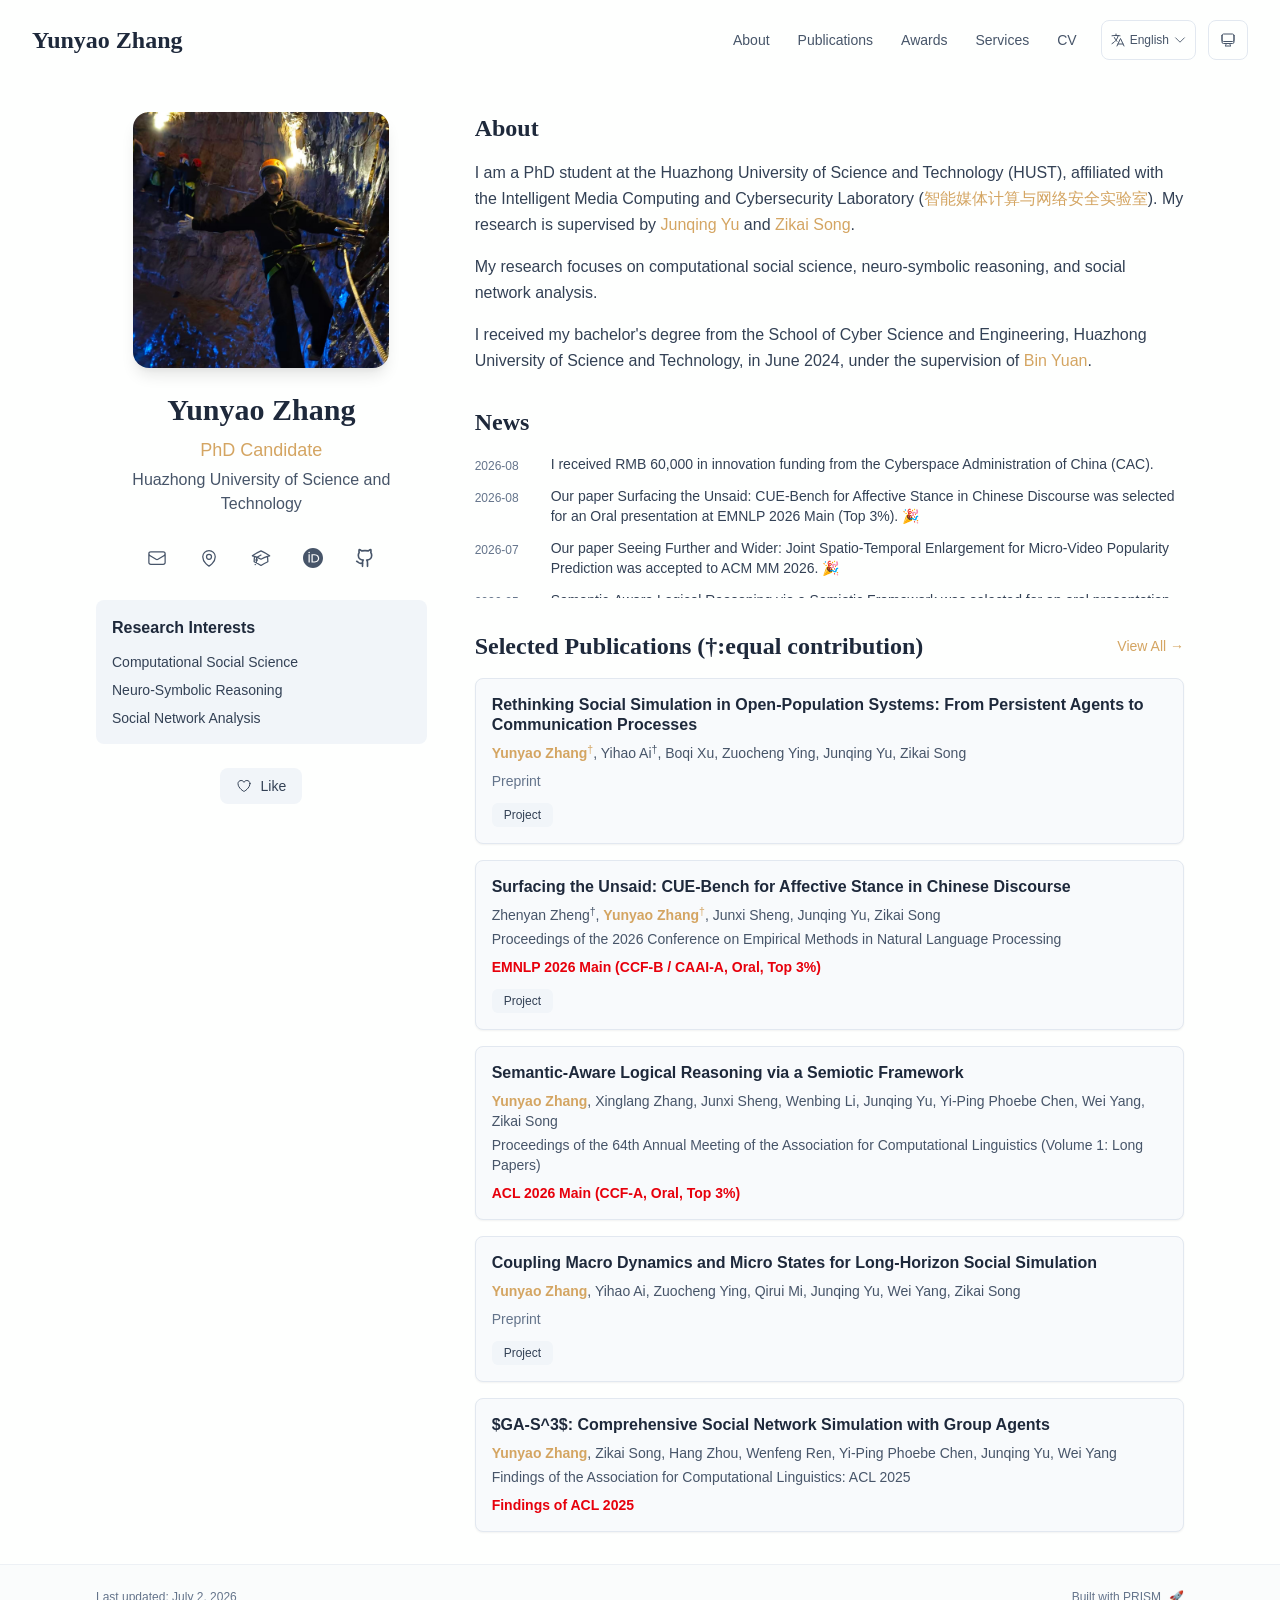
<file: index.html>
<!DOCTYPE html><html lang="en" class="scroll-smooth"><head><meta charSet="utf-8"/><meta name="viewport" content="width=device-width, initial-scale=1"/><link rel="preload" as="image" href="/c.jpg"/><link rel="stylesheet" href="/_next/static/css/0fc8fcd949848625.css" data-precedence="next"/><link rel="preload" as="script" fetchPriority="low" href="/_next/static/chunks/webpack-679b75d1c4c2027c.js"/><script src="/_next/static/chunks/4bd1b696-70b6d399998de86a.js" async=""></script><script src="/_next/static/chunks/684-5aaa8290a129f299.js" async=""></script><script src="/_next/static/chunks/main-app-fe39dfb6bea1329b.js" async=""></script><script src="/_next/static/chunks/461-a9a5d7b05a71d978.js" async=""></script><script src="/_next/static/chunks/874-6cc630662f3664af.js" async=""></script><script src="/_next/static/chunks/291-e39730cc9327e39b.js" async=""></script><script src="/_next/static/chunks/app/layout-7bf61e12a4ad59d6.js" async=""></script><script src="/_next/static/chunks/178-595a94b9af1e67b5.js" async=""></script><script src="/_next/static/chunks/325-6c31068943ad7ac3.js" async=""></script><script src="/_next/static/chunks/app/page-70a193ab8c2554cb.js" async=""></script><link rel="icon" href="/favicon.svg" type="image/svg+xml"/><link rel="dns-prefetch" href="https://jialeliu.com"/><link rel="preconnect" href="https://jialeliu.com" crossorigin=""/><link rel="preload" as="font" type="font/woff2" href="https://jialeliu.com/fonts/georgiab.woff2" crossorigin=""/><script>
              try {
                const theme = localStorage.getItem('theme-storage');
                const parsed = theme ? JSON.parse(theme) : null;
                const setting = parsed?.state?.theme || 'system';
                const prefersDark = typeof window !== 'undefined' && window.matchMedia && window.matchMedia('(prefers-color-scheme: dark)').matches;
                const effective = setting === 'dark' ? 'dark' : (setting === 'light' ? 'light' : (prefersDark ? 'dark' : 'light'));
                var root = document.documentElement;
                root.classList.add(effective);
                root.setAttribute('data-theme', effective);
              } catch (e) {
                var root = document.documentElement;
                root.classList.add('light');
                root.setAttribute('data-theme', 'light');
              }
            </script><script>
    try {
      const cfg = {"enabled":true,"locales":["zh","en"],"defaultLocale":"en","mode":"auto","fixedLocale":"en","persist":false,"switcher":true,"labels":{"zh":"中文","en":"English"}};
      const storageKey = 'locale-storage';
      const normalize = (value) => typeof value === 'string' ? value.trim().replace('_', '-').toLowerCase() : '';
      const matchLocale = (candidate) => {
        const normalized = normalize(candidate);
        if (!normalized) return null;
        if (cfg.locales.includes(normalized)) return normalized;
        const language = normalized.split('-')[0];
        if (cfg.locales.includes(language)) return language;
        return null;
      };

      let resolved = null;

      if (cfg.persist) {
        resolved = matchLocale(localStorage.getItem(storageKey));
      }

      if (!resolved) {
        if (cfg.mode === 'fixed') {
          resolved = cfg.fixedLocale;
        } else {
          resolved = matchLocale(navigator.language);
        }
      }

      if (!resolved) {
        resolved = cfg.defaultLocale;
      }

      const root = document.documentElement;
      root.lang = resolved;
      root.setAttribute('data-locale', resolved);

      if (cfg.persist) {
        localStorage.setItem(storageKey, resolved);
      }
    } catch (e) {
      const root = document.documentElement;
      root.lang = 'en';
      root.setAttribute('data-locale', 'en');
    }
  </script><title>Yunyao Zhang</title><meta name="description" content="PhD Candidate at Huazhong University of Science and Technology."/><meta name="author" content="Yunyao Zhang"/><meta name="keywords" content="Yunyao Zhang,PhD,Research,Huazhong University of Science and Technology"/><meta name="creator" content="Yunyao Zhang"/><meta name="publisher" content="Yunyao Zhang"/><meta property="og:title" content="Yunyao Zhang"/><meta property="og:description" content="PhD Candidate at Huazhong University of Science and Technology."/><meta property="og:site_name" content="Yunyao Zhang&#x27;s Academic Website"/><meta property="og:locale" content="en_US"/><meta property="og:type" content="website"/><meta name="twitter:card" content="summary"/><meta name="twitter:title" content="Yunyao Zhang"/><meta name="twitter:description" content="PhD Candidate at Huazhong University of Science and Technology."/><link rel="icon" href="/favicon.svg"/><script>document.querySelectorAll('body link[rel="icon"], body link[rel="apple-touch-icon"]').forEach(el => document.head.appendChild(el))</script><script src="/_next/static/chunks/polyfills-42372ed130431b0a.js" noModule=""></script></head><body class="font-sans antialiased"><div style="visibility:hidden"><nav class="fixed top-0 left-0 right-0 z-50" data-headlessui-state=""><div class="transition-all duration-300 ease-out bg-transparent" style="transform:translateY(-100px)"><div class="max-w-7xl mx-auto px-4 sm:px-6 lg:px-8"><div class="flex justify-between items-center h-16 lg:h-20"><div class="flex-shrink-0" tabindex="0"><a class="text-xl lg:text-2xl font-serif font-semibold text-primary hover:text-accent transition-colors duration-200" href="/">Yunyao Zhang</a></div><div class="hidden lg:block"><div class="ml-10 flex items-center space-x-3"><div class="relative flex items-baseline space-x-1"><a data-nav-href="/" class="relative px-3 py-2 text-sm font-medium rounded-lg transition-colors duration-150 text-primary" href="/">About</a><a data-nav-href="/publications" class="relative px-3 py-2 text-sm font-medium rounded-lg transition-colors duration-150 text-neutral-600" href="/publications/">Publications</a><a data-nav-href="/awards" class="relative px-3 py-2 text-sm font-medium rounded-lg transition-colors duration-150 text-neutral-600" href="/awards/">Awards</a><a data-nav-href="/services" class="relative px-3 py-2 text-sm font-medium rounded-lg transition-colors duration-150 text-neutral-600" href="/services/">Services</a><a data-nav-href="/cv" class="relative px-3 py-2 text-sm font-medium rounded-lg transition-colors duration-150 text-neutral-600" href="/cv/">CV</a></div><div class="flex items-center justify-center w-14 h-10 rounded-lg border border-neutral-200 dark:border-[rgba(148,163,184,0.24)] bg-background dark:bg-neutral-800"><div class="w-6 h-4 rounded bg-neutral-300 animate-pulse"></div></div><div class="flex items-center justify-center w-10 h-10 rounded-lg border border-neutral-200 dark:border-[rgba(148,163,184,0.24)] bg-background dark:bg-neutral-800"><div class="w-4 h-4 rounded-full bg-neutral-300 animate-pulse"></div></div></div></div><div class="lg:hidden flex items-center space-x-2"><div class="flex items-center justify-center w-14 h-10 rounded-lg border border-neutral-200 dark:border-[rgba(148,163,184,0.24)] bg-background dark:bg-neutral-800"><div class="w-6 h-4 rounded bg-neutral-300 animate-pulse"></div></div><div class="flex items-center justify-center w-10 h-10 rounded-lg border border-neutral-200 dark:border-[rgba(148,163,184,0.24)] bg-background dark:bg-neutral-800"><div class="w-4 h-4 rounded-full bg-neutral-300 animate-pulse"></div></div><button class="inline-flex items-center justify-center p-2 rounded-md text-neutral-600 hover:text-primary hover:bg-neutral-100 dark:hover:bg-neutral-800 focus:outline-none focus:ring-2 focus:ring-inset focus:ring-accent transition-colors duration-200" id="headlessui-disclosure-button-«R7pdb»" type="button" aria-expanded="false" data-headlessui-state=""><span class="sr-only">Open main menu</span><div><svg xmlns="http://www.w3.org/2000/svg" fill="none" viewBox="0 0 24 24" stroke-width="1.5" stroke="currentColor" aria-hidden="true" data-slot="icon" class="block h-6 w-6"><path stroke-linecap="round" stroke-linejoin="round" d="M3.75 6.75h16.5M3.75 12h16.5m-16.5 5.25h16.5"></path></svg></div></button></div></div></div></div></nav><main class="min-h-screen pt-16 lg:pt-20"><div class="max-w-6xl mx-auto px-4 sm:px-6 lg:px-8 py-8 bg-background min-h-screen"><div class="grid grid-cols-1 lg:grid-cols-3 gap-12"><div class="lg:col-span-1"><div class="sticky top-8" style="opacity:0;transform:translateY(20px)"><div class="w-64 h-64 mx-auto mb-6 rounded-2xl overflow-hidden shadow-lg hover:shadow-xl transition-all duration-200 hover:scale-105"><img alt="Yunyao Zhang" width="256" height="256" decoding="async" data-nimg="1" class="w-full h-full object-cover object-[32%_center]" style="color:transparent" src="/c.jpg"/></div><div class="text-center mb-6"><h1 class="text-3xl font-serif font-bold text-primary mb-2">Yunyao Zhang</h1><p class="text-lg text-accent font-medium mb-1">PhD Candidate</p><p class="text-neutral-600 mb-2">Huazhong University of Science and Technology</p></div><div class="flex flex-wrap justify-center gap-3 sm:gap-4 mb-6 relative px-2"><div class="relative"><button class="p-2 sm:p-2 transition-colors duration-200 text-neutral-600 dark:text-neutral-400 hover:text-accent" aria-label="Email"><svg xmlns="http://www.w3.org/2000/svg" fill="none" viewBox="0 0 24 24" stroke-width="1.5" stroke="currentColor" aria-hidden="true" data-slot="icon" class="h-5 w-5"><path stroke-linecap="round" stroke-linejoin="round" d="M21.75 6.75v10.5a2.25 2.25 0 0 1-2.25 2.25h-15a2.25 2.25 0 0 1-2.25-2.25V6.75m19.5 0A2.25 2.25 0 0 0 19.5 4.5h-15a2.25 2.25 0 0 0-2.25 2.25m19.5 0v.243a2.25 2.25 0 0 1-1.07 1.916l-7.5 4.615a2.25 2.25 0 0 1-2.36 0L3.32 8.91a2.25 2.25 0 0 1-1.07-1.916V6.75"></path></svg></button></div><div class="relative"><button class="p-2 sm:p-2 transition-colors duration-200 text-neutral-600 dark:text-neutral-400 hover:text-accent" aria-label="Location"><svg xmlns="http://www.w3.org/2000/svg" fill="none" viewBox="0 0 24 24" stroke-width="1.5" stroke="currentColor" aria-hidden="true" data-slot="icon" class="h-5 w-5"><path stroke-linecap="round" stroke-linejoin="round" d="M15 10.5a3 3 0 1 1-6 0 3 3 0 0 1 6 0Z"></path><path stroke-linecap="round" stroke-linejoin="round" d="M19.5 10.5c0 7.142-7.5 11.25-7.5 11.25S4.5 17.642 4.5 10.5a7.5 7.5 0 1 1 15 0Z"></path></svg></button></div><a href="https://scholar.google.com/citations?hl=zh-CN&amp;view_op=list_works&amp;gmla=AEk_c1sEJu9yZ0IhEybvpcOmzQ6cO1RDjNZPLxIIcZcqmbdbF4u8UbjEwN48hMXG9iZQ8m_Xlbfo7Xphm7ymtBdAS0c&amp;user=Nw869RUAAAAJ" target="_blank" rel="noopener noreferrer" class="p-2 sm:p-2 text-neutral-600 dark:text-neutral-400 hover:text-accent transition-colors duration-200" aria-label="Google Scholar"><svg xmlns="http://www.w3.org/2000/svg" fill="none" viewBox="0 0 24 24" stroke-width="1.5" stroke="currentColor" aria-hidden="true" data-slot="icon" class="h-5 w-5"><path stroke-linecap="round" stroke-linejoin="round" d="M4.26 10.147a60.438 60.438 0 0 0-.491 6.347A48.62 48.62 0 0 1 12 20.904a48.62 48.62 0 0 1 8.232-4.41 60.46 60.46 0 0 0-.491-6.347m-15.482 0a50.636 50.636 0 0 0-2.658-.813A59.906 59.906 0 0 1 12 3.493a59.903 59.903 0 0 1 10.399 5.84c-.896.248-1.783.52-2.658.814m-15.482 0A50.717 50.717 0 0 1 12 13.489a50.702 50.702 0 0 1 7.74-3.342M6.75 15a.75.75 0 1 0 0-1.5.75.75 0 0 0 0 1.5Zm0 0v-3.675A55.378 55.378 0 0 1 12 8.443m-7.007 11.55A5.981 5.981 0 0 0 6.75 15.75v-1.5"></path></svg></a><a href="https://orcid.org/0009-0001-3412-9262" target="_blank" rel="noopener noreferrer" class="p-2 sm:p-2 text-neutral-600 dark:text-neutral-400 hover:text-accent transition-colors duration-200" aria-label="ORCID"><svg viewBox="0 0 24 24" fill="currentColor" class="h-5 w-5" xmlns="http://www.w3.org/2000/svg"><path d="M12 0C5.372 0 0 5.372 0 12s5.372 12 12 12 12-5.372 12-12S18.628 0 12 0zM7.369 4.378c.525 0 .947.431.947.947s-.422.947-.947.947a.95.95 0 0 1-.947-.947c0-.525.422-.947.947-.947zm-.722 3.038h1.444v10.041H6.647V7.416zm3.562 0h3.9c3.712 0 5.344 2.653 5.344 5.025 0 2.578-2.016 5.025-5.325 5.025h-3.919V7.416zm1.444 1.303v7.444h2.297c3.272 0 4.022-2.484 4.022-3.722 0-2.016-1.284-3.722-4.097-3.722h-2.222z"></path></svg></a><a href="https://github.com/AI4SS" target="_blank" rel="noopener noreferrer" class="p-2 sm:p-2 text-neutral-600 dark:text-neutral-400 hover:text-accent transition-colors duration-200" aria-label="GitHub"><svg xmlns="http://www.w3.org/2000/svg" width="24" height="24" viewBox="0 0 24 24" fill="none" stroke="currentColor" stroke-width="2" stroke-linecap="round" stroke-linejoin="round" class="lucide lucide-github h-5 w-5" aria-hidden="true"><path d="M15 22v-4a4.8 4.8 0 0 0-1-3.5c3 0 6-2 6-5.5.08-1.25-.27-2.48-1-3.5.28-1.15.28-2.35 0-3.5 0 0-1 0-3 1.5-2.64-.5-5.36-.5-8 0C6 2 5 2 5 2c-.3 1.15-.3 2.35 0 3.5A5.403 5.403 0 0 0 4 9c0 3.5 3 5.5 6 5.5-.39.49-.68 1.05-.85 1.65-.17.6-.22 1.23-.15 1.85v4"></path><path d="M9 18c-4.51 2-5-2-7-2"></path></svg></a></div><div class="bg-neutral-100 dark:bg-neutral-800 rounded-lg p-4 mb-6 hover:shadow-lg transition-all duration-200 hover:scale-[1.02]"><h3 class="font-semibold text-primary mb-3">Research Interests</h3><div class="space-y-2 text-sm text-neutral-700 dark:text-neutral-500"><div>Computational Social Science</div><div>Neuro-Symbolic Reasoning</div><div>Social Network Analysis</div></div></div><div class="flex justify-center"><div class="relative"><button class="flex items-center space-x-2 px-4 py-2 rounded-lg font-medium text-sm transition-all duration-200 bg-neutral-100 dark:bg-neutral-800 text-neutral-700 dark:text-neutral-500 hover:bg-red-50 dark:hover:bg-red-900/20 hover:text-red-600 dark:hover:text-red-400 cursor-pointer" tabindex="0"><svg xmlns="http://www.w3.org/2000/svg" fill="none" viewBox="0 0 24 24" stroke-width="1.5" stroke="currentColor" aria-hidden="true" data-slot="icon" class="h-4 w-4"><path stroke-linecap="round" stroke-linejoin="round" d="M21 8.25c0-2.485-2.099-4.5-4.688-4.5-1.935 0-3.597 1.126-4.312 2.733-.715-1.607-2.377-2.733-4.313-2.733C5.1 3.75 3 5.765 3 8.25c0 7.22 9 12 9 12s9-4.78 9-12Z"></path></svg><span>Like</span></button></div></div></div></div><div class="lg:col-span-2 space-y-8"><section id="about" class="scroll-mt-24 space-y-8"><section style="opacity:0;transform:translateY(20px)"><h2 class="text-2xl font-serif font-bold text-primary mb-4">About</h2><div class="text-neutral-700 dark:text-neutral-600 leading-relaxed"><p class="mb-4 last:mb-0">I am a PhD student at the Huazhong University of Science and Technology (HUST), affiliated with the Intelligent Media Computing and Cybersecurity Laboratory (<a href="https://media.hust.edu.cn/" node="[object Object]" target="_blank" rel="noopener noreferrer" class="text-accent font-medium transition-all duration-200 rounded hover:bg-accent/10 hover:shadow-sm">智能媒体计算与网络安全实验室</a>). My research is supervised by <a href="https://scholar.google.com/citations?user=_UjqBfcAAAAJ&amp;hl=zh-CN" node="[object Object]" target="_blank" rel="noopener noreferrer" class="text-accent font-medium transition-all duration-200 rounded hover:bg-accent/10 hover:shadow-sm">Junqing Yu</a> and <a href="https://skyesong38.github.io/" node="[object Object]" target="_blank" rel="noopener noreferrer" class="text-accent font-medium transition-all duration-200 rounded hover:bg-accent/10 hover:shadow-sm">Zikai Song</a>.</p>
<p class="mb-4 last:mb-0">My research focuses on computational social science, neuro-symbolic reasoning, and social network analysis.</p>
<p class="mb-4 last:mb-0">I received my bachelor&#x27;s degree from the School of Cyber Science and Engineering, Huazhong University of Science and Technology, in June 2024, under the supervision of <a href="https://scholar.google.com/citations?hl=zh-CN&amp;user=Tj3yBksAAAAJ&amp;view_op=list_works&amp;sortby=pubdate" node="[object Object]" target="_blank" rel="noopener noreferrer" class="text-accent font-medium transition-all duration-200 rounded hover:bg-accent/10 hover:shadow-sm">Bin Yuan</a>.</p></div></section><section style="opacity:0;transform:translateY(20px)"><h2 class="text-2xl font-serif font-bold text-primary mb-4">News</h2><div class="max-h-36 overflow-y-auto overscroll-contain pr-2 space-y-3 scroll-smooth snap-y snap-mandatory [scrollbar-width:thin]" aria-label="News" tabindex="0"><div class="flex items-start space-x-3 snap-start"><span class="text-xs text-neutral-500 mt-1 w-16 flex-shrink-0">2026-08</span><p class="text-sm text-neutral-700">I received RMB 60,000 in innovation funding from the Cyberspace Administration of China (CAC).</p></div><div class="flex items-start space-x-3 snap-start"><span class="text-xs text-neutral-500 mt-1 w-16 flex-shrink-0">2026-08</span><p class="text-sm text-neutral-700">Our paper Surfacing the Unsaid: CUE-Bench for Affective Stance in Chinese Discourse was selected for an Oral presentation at EMNLP 2026 Main (Top 3%). 🎉</p></div><div class="flex items-start space-x-3 snap-start"><span class="text-xs text-neutral-500 mt-1 w-16 flex-shrink-0">2026-07</span><p class="text-sm text-neutral-700">Our paper Seeing Further and Wider: Joint Spatio-Temporal Enlargement for Micro-Video Popularity Prediction was accepted to ACM MM 2026. 🎉</p></div><div class="flex items-start space-x-3 snap-start"><span class="text-xs text-neutral-500 mt-1 w-16 flex-shrink-0">2026-05</span><p class="text-sm text-neutral-700">Semantic-Aware Logical Reasoning via a Semiotic Framework was selected for an oral presentation at ACL 2026. 🎉</p></div><div class="flex items-start space-x-3 snap-start"><span class="text-xs text-neutral-500 mt-1 w-16 flex-shrink-0">2026-04</span><p class="text-sm text-neutral-700">Two papers were accepted to ACL 2026 Main. 🎉</p></div><div class="flex items-start space-x-3 snap-start"><span class="text-xs text-neutral-500 mt-1 w-16 flex-shrink-0">2025-07</span><p class="text-sm text-neutral-700">Our team won First Place in the ACM Social Media Prediction Challenge 2025 (Video Track) 🎉.</p></div><div class="flex items-start space-x-3 snap-start"><span class="text-xs text-neutral-500 mt-1 w-16 flex-shrink-0">2025-05</span><p class="text-sm text-neutral-700">Our paper was accepted to Findings of ACL 2025. 🎉</p></div></div></section><section style="opacity:0;transform:translateY(20px)"><div class="flex items-center justify-between mb-4"><h2 class="text-2xl font-serif font-bold text-primary">Selected Publications (†:equal contribution)</h2><a class="text-accent hover:text-accent-dark text-sm font-medium transition-all duration-200 rounded hover:bg-accent/10 hover:shadow-sm" href="/publications/">View All<!-- --> →</a></div><div class="space-y-4"><div class="bg-neutral-50 dark:bg-neutral-800 p-4 rounded-lg shadow-sm border border-neutral-200 dark:border-[rgba(148,163,184,0.24)] hover:shadow-lg transition-all duration-200 hover:scale-[1.02]" style="opacity:0;transform:translateY(20px)"><h3 class="font-semibold text-primary mb-2 leading-tight">Rethinking Social Simulation in Open-Population Systems: From Persistent Agents to Communication Processes</h3><p class="text-sm text-neutral-600 dark:text-neutral-500 mb-1"><span><span class="font-semibold text-accent ">Yunyao Zhang</span><sup class="ml-0 text-accent">†</sup>, </span><span><span class=" ">Yihao Ai</span><sup class="ml-0 text-neutral-600 dark:text-neutral-500">†</sup>, </span><span><span class=" ">Boqi Xu</span>, </span><span><span class=" ">Zuocheng Ying</span>, </span><span><span class=" ">Junqing Yu</span>, </span><span><span class=" ">Zikai Song</span></span></p><p class="text-sm text-neutral-600 dark:text-neutral-500 mb-2"></p><p class="text-sm line-clamp-2 text-neutral-500 dark:text-neutral-500">Preprint</p><a href="https://ai4ss.github.io/OpenSim/" target="_blank" rel="noopener noreferrer" class="mt-3 inline-flex items-center rounded-md bg-neutral-100 px-3 py-1 text-xs font-medium text-neutral-700 transition-colors hover:bg-accent hover:text-white dark:bg-neutral-700 dark:text-neutral-300 dark:hover:bg-accent dark:hover:text-white">Project</a></div><div class="bg-neutral-50 dark:bg-neutral-800 p-4 rounded-lg shadow-sm border border-neutral-200 dark:border-[rgba(148,163,184,0.24)] hover:shadow-lg transition-all duration-200 hover:scale-[1.02]" style="opacity:0;transform:translateY(20px)"><h3 class="font-semibold text-primary mb-2 leading-tight">Surfacing the Unsaid: CUE-Bench for Affective Stance in Chinese Discourse</h3><p class="text-sm text-neutral-600 dark:text-neutral-500 mb-1"><span><span class=" ">Zhenyan Zheng</span><sup class="ml-0 text-neutral-600 dark:text-neutral-500">†</sup>, </span><span><span class="font-semibold text-accent ">Yunyao Zhang</span><sup class="ml-0 text-accent">†</sup>, </span><span><span class=" ">Junxi Sheng</span>, </span><span><span class=" ">Junqing Yu</span>, </span><span><span class=" ">Zikai Song</span></span></p><p class="text-sm text-neutral-600 dark:text-neutral-500 mb-2">Proceedings of the 2026 Conference on Empirical Methods in Natural Language Processing</p><p class="text-sm line-clamp-2 font-semibold text-red-600 dark:text-red-400">EMNLP 2026 Main (CCF-B / CAAI-A, Oral, Top 3%)</p><a href="https://ai4ss.github.io/CUE-Bench/" target="_blank" rel="noopener noreferrer" class="mt-3 inline-flex items-center rounded-md bg-neutral-100 px-3 py-1 text-xs font-medium text-neutral-700 transition-colors hover:bg-accent hover:text-white dark:bg-neutral-700 dark:text-neutral-300 dark:hover:bg-accent dark:hover:text-white">Project</a></div><div class="bg-neutral-50 dark:bg-neutral-800 p-4 rounded-lg shadow-sm border border-neutral-200 dark:border-[rgba(148,163,184,0.24)] hover:shadow-lg transition-all duration-200 hover:scale-[1.02]" style="opacity:0;transform:translateY(20px)"><h3 class="font-semibold text-primary mb-2 leading-tight">Semantic-Aware Logical Reasoning via a Semiotic Framework</h3><p class="text-sm text-neutral-600 dark:text-neutral-500 mb-1"><span><span class="font-semibold text-accent ">Yunyao Zhang</span>, </span><span><span class=" ">Xinglang Zhang</span>, </span><span><span class=" ">Junxi Sheng</span>, </span><span><span class=" ">Wenbing Li</span>, </span><span><span class=" ">Junqing Yu</span>, </span><span><span class=" ">Yi-Ping Phoebe Chen</span>, </span><span><span class=" ">Wei Yang</span>, </span><span><span class=" ">Zikai Song</span></span></p><p class="text-sm text-neutral-600 dark:text-neutral-500 mb-2">Proceedings of the 64th Annual Meeting of the Association for Computational Linguistics (Volume 1: Long Papers)</p><p class="text-sm line-clamp-2 font-semibold text-red-600 dark:text-red-400">ACL 2026 Main (CCF-A, Oral, Top 3%)</p></div><div class="bg-neutral-50 dark:bg-neutral-800 p-4 rounded-lg shadow-sm border border-neutral-200 dark:border-[rgba(148,163,184,0.24)] hover:shadow-lg transition-all duration-200 hover:scale-[1.02]" style="opacity:0;transform:translateY(20px)"><h3 class="font-semibold text-primary mb-2 leading-tight">Coupling Macro Dynamics and Micro States for Long-Horizon Social Simulation</h3><p class="text-sm text-neutral-600 dark:text-neutral-500 mb-1"><span><span class="font-semibold text-accent ">Yunyao Zhang</span>, </span><span><span class=" ">Yihao Ai</span>, </span><span><span class=" ">Zuocheng Ying</span>, </span><span><span class=" ">Qirui Mi</span>, </span><span><span class=" ">Junqing Yu</span>, </span><span><span class=" ">Wei Yang</span>, </span><span><span class=" ">Zikai Song</span></span></p><p class="text-sm text-neutral-600 dark:text-neutral-500 mb-2"></p><p class="text-sm line-clamp-2 text-neutral-500 dark:text-neutral-500">Preprint</p><a href="https://ai4ss.github.io/M2Sim/" target="_blank" rel="noopener noreferrer" class="mt-3 inline-flex items-center rounded-md bg-neutral-100 px-3 py-1 text-xs font-medium text-neutral-700 transition-colors hover:bg-accent hover:text-white dark:bg-neutral-700 dark:text-neutral-300 dark:hover:bg-accent dark:hover:text-white">Project</a></div><div class="bg-neutral-50 dark:bg-neutral-800 p-4 rounded-lg shadow-sm border border-neutral-200 dark:border-[rgba(148,163,184,0.24)] hover:shadow-lg transition-all duration-200 hover:scale-[1.02]" style="opacity:0;transform:translateY(20px)"><h3 class="font-semibold text-primary mb-2 leading-tight">$GA-S^3$: Comprehensive Social Network Simulation with Group Agents</h3><p class="text-sm text-neutral-600 dark:text-neutral-500 mb-1"><span><span class="font-semibold text-accent ">Yunyao Zhang</span>, </span><span><span class=" ">Zikai Song</span>, </span><span><span class=" ">Hang Zhou</span>, </span><span><span class=" ">Wenfeng Ren</span>, </span><span><span class=" ">Yi-Ping Phoebe Chen</span>, </span><span><span class=" ">Junqing Yu</span>, </span><span><span class=" ">Wei Yang</span></span></p><p class="text-sm text-neutral-600 dark:text-neutral-500 mb-2">Findings of the Association for Computational Linguistics: ACL 2025</p><p class="text-sm line-clamp-2 font-semibold text-red-600 dark:text-red-400">Findings of ACL 2025</p></div></div></section></section></div></div></div><!--$--><!--/$--><!--$--><!--/$--></main><footer class="border-t border-neutral-200/50 bg-neutral-50/50 dark:bg-neutral-900/50 dark:border-neutral-700/50"><div class="max-w-6xl mx-auto px-4 sm:px-6 lg:px-8 py-6"><div class="flex flex-col sm:flex-row justify-between items-center gap-2"><p class="text-xs text-neutral-500">Last updated<!-- -->: <!-- -->July 2, 2026</p><p class="text-xs text-neutral-500 flex items-center"><a href="https://github.com/xyjoey/PRISM" target="_blank" rel="noopener noreferrer">Built with PRISM</a><span class="ml-2">🚀</span></p></div></div></footer></div><script src="/_next/static/chunks/webpack-679b75d1c4c2027c.js" async=""></script><script>(self.__next_f=self.__next_f||[]).push([0])</script><script>self.__next_f.push([1,"1:\"$Sreact.fragment\"\n3:I[3719,[\"461\",\"static/chunks/461-a9a5d7b05a71d978.js\",\"874\",\"static/chunks/874-6cc630662f3664af.js\",\"291\",\"static/chunks/291-e39730cc9327e39b.js\",\"177\",\"static/chunks/app/layout-7bf61e12a4ad59d6.js\"],\"ThemeProvider\"]\n4:I[310,[\"461\",\"static/chunks/461-a9a5d7b05a71d978.js\",\"874\",\"static/chunks/874-6cc630662f3664af.js\",\"291\",\"static/chunks/291-e39730cc9327e39b.js\",\"177\",\"static/chunks/app/layout-7bf61e12a4ad59d6.js\"],\"LocaleProvider\"]\n5:I[4574,[\"461\",\"static/chunks/461-a9a5d7b05a71d978.js\",\"874\",\"static/chunks/874-6cc630662f3664af.js\",\"291\",\"static/chunks/291-e39730cc9327e39b.js\",\"177\",\"static/chunks/app/layout-7bf61e12a4ad59d6.js\"],\"default\"]\n6:I[7555,[],\"\"]\n7:I[1295,[],\"\"]\n8:I[2548,[\"461\",\"static/chunks/461-a9a5d7b05a71d978.js\",\"874\",\"static/chunks/874-6cc630662f3664af.js\",\"291\",\"static/chunks/291-e39730cc9327e39b.js\",\"177\",\"static/chunks/app/layout-7bf61e12a4ad59d6.js\"],\"default\"]\n9:I[6613,[\"461\",\"static/chunks/461-a9a5d7b05a71d978.js\",\"178\",\"static/chunks/178-595a94b9af1e67b5.js\",\"874\",\"static/chunks/874-6cc630662f3664af.js\",\"325\",\"static/chunks/325-6c31068943ad7ac3.js\",\"974\",\"static/chunks/app/page-70a193ab8c2554cb.js\"],\"default\"]\na:I[9665,[],\"MetadataBoundary\"]\nc:I[9665,[],\"OutletBoundary\"]\nf:I[4911,[],\"AsyncMetadataOutlet\"]\n11:I[9665,[],\"ViewportBoundary\"]\n13:I[6614,[],\"\"]\n:HL[\"/_next/static/css/0fc8fcd949848625.css\",\"style\"]\n2:T591,\n    try {\n      const cfg = {\"enabled\":true,\"locales\":[\"zh\",\"en\"],\"defaultLocale\":\"en\",\"mode\":\"auto\",\"fixedLocale\":\"en\",\"persist\":false,\"switcher\":true,\"labels\":{\"zh\":\"中文\",\"en\":\"English\"}};\n      const storageKey = 'locale-storage';\n      const normalize = (value) =\u003e typeof value === 'string' ? value.trim().replace('_', '-').toLowerCase() : '';\n      const matchLocale = (candidate) =\u003e {\n        const normalized = normalize(candidate);\n        if (!normalized) return null;\n        if (cfg.locales.includes(normalized)) return normalized;\n        const language = normalized.split('-')[0];\n        if (cfg.locales.includes(language)) return language;\n       "])</script><script>self.__next_f.push([1," return null;\n      };\n\n      let resolved = null;\n\n      if (cfg.persist) {\n        resolved = matchLocale(localStorage.getItem(storageKey));\n      }\n\n      if (!resolved) {\n        if (cfg.mode === 'fixed') {\n          resolved = cfg.fixedLocale;\n        } else {\n          resolved = matchLocale(navigator.language);\n        }\n      }\n\n      if (!resolved) {\n        resolved = cfg.defaultLocale;\n      }\n\n      const root = document.documentElement;\n      root.lang = resolved;\n      root.setAttribute('data-locale', resolved);\n\n      if (cfg.persist) {\n        localStorage.setItem(storageKey, resolved);\n      }\n    } catch (e) {\n      const root = document.documentElement;\n      root.lang = 'en';\n      root.setAttribute('data-locale', 'en');\n    }\n  "])</script><script>self.__next_f.push([1,"0:{\"P\":null,\"b\":\"p8V5a0UI96B5BmyBYPqaf\",\"p\":\"\",\"c\":[\"\",\"\"],\"i\":false,\"f\":[[[\"\",{\"children\":[\"__PAGE__\",{}]},\"$undefined\",\"$undefined\",true],[\"\",[\"$\",\"$1\",\"c\",{\"children\":[[[\"$\",\"link\",\"0\",{\"rel\":\"stylesheet\",\"href\":\"/_next/static/css/0fc8fcd949848625.css\",\"precedence\":\"next\",\"crossOrigin\":\"$undefined\",\"nonce\":\"$undefined\"}]],[\"$\",\"html\",null,{\"lang\":\"en\",\"className\":\"scroll-smooth\",\"suppressHydrationWarning\":true,\"children\":[[\"$\",\"head\",null,{\"children\":[[\"$\",\"link\",null,{\"rel\":\"icon\",\"href\":\"/favicon.svg\",\"type\":\"image/svg+xml\"}],[\"$\",\"link\",null,{\"rel\":\"dns-prefetch\",\"href\":\"https://jialeliu.com\"}],[\"$\",\"link\",null,{\"rel\":\"preconnect\",\"href\":\"https://jialeliu.com\",\"crossOrigin\":\"\"}],[\"$\",\"link\",null,{\"rel\":\"preload\",\"as\":\"font\",\"type\":\"font/woff2\",\"href\":\"https://jialeliu.com/fonts/georgiab.woff2\",\"crossOrigin\":\"\"}],[\"$\",\"script\",null,{\"dangerouslySetInnerHTML\":{\"__html\":\"\\n              try {\\n                const theme = localStorage.getItem('theme-storage');\\n                const parsed = theme ? JSON.parse(theme) : null;\\n                const setting = parsed?.state?.theme || 'system';\\n                const prefersDark = typeof window !== 'undefined' \u0026\u0026 window.matchMedia \u0026\u0026 window.matchMedia('(prefers-color-scheme: dark)').matches;\\n                const effective = setting === 'dark' ? 'dark' : (setting === 'light' ? 'light' : (prefersDark ? 'dark' : 'light'));\\n                var root = document.documentElement;\\n                root.classList.add(effective);\\n                root.setAttribute('data-theme', effective);\\n              } catch (e) {\\n                var root = document.documentElement;\\n                root.classList.add('light');\\n                root.setAttribute('data-theme', 'light');\\n              }\\n            \"}}],[\"$\",\"script\",null,{\"dangerouslySetInnerHTML\":{\"__html\":\"$2\"}}]]}],[\"$\",\"body\",null,{\"className\":\"font-sans antialiased\",\"children\":[\"$\",\"$L3\",null,{\"children\":[\"$\",\"$L4\",null,{\"config\":{\"enabled\":true,\"locales\":[\"zh\",\"en\"],\"defaultLocale\":\"en\",\"mode\":\"auto\",\"fixedLocale\":\"en\",\"persist\":false,\"switcher\":true,\"labels\":{\"zh\":\"中文\",\"en\":\"English\"}},\"children\":[[\"$\",\"$L5\",null,{\"items\":[{\"title\":\"About\",\"type\":\"page\",\"target\":\"about\",\"href\":\"/\"},{\"title\":\"Publications\",\"type\":\"page\",\"target\":\"publications\",\"href\":\"/publications\"},{\"title\":\"Awards\",\"type\":\"page\",\"target\":\"awards\",\"href\":\"/awards\"},{\"title\":\"Services\",\"type\":\"page\",\"target\":\"services\",\"href\":\"/services\"},{\"title\":\"CV\",\"type\":\"page\",\"target\":\"cv\",\"href\":\"/cv\"}],\"siteTitle\":\"Yunyao Zhang\",\"enableOnePageMode\":false,\"i18n\":\"$0:f:0:1:1:props:children:1:props:children:1:props:children:props:children:props:config\",\"itemsByLocale\":{\"zh\":[{\"title\":\"关于我\",\"type\":\"page\",\"target\":\"about\",\"href\":\"/\"},{\"title\":\"论文\",\"type\":\"page\",\"target\":\"publications\",\"href\":\"/publications\"},{\"title\":\"奖项\",\"type\":\"page\",\"target\":\"awards\",\"href\":\"/awards\"},{\"title\":\"服务\",\"type\":\"page\",\"target\":\"services\",\"href\":\"/services\"},{\"title\":\"简历\",\"type\":\"page\",\"target\":\"cv\",\"href\":\"/cv\"}],\"en\":[{\"title\":\"About\",\"type\":\"page\",\"target\":\"about\",\"href\":\"/\"},{\"title\":\"Publications\",\"type\":\"page\",\"target\":\"publications\",\"href\":\"/publications\"},{\"title\":\"Awards\",\"type\":\"page\",\"target\":\"awards\",\"href\":\"/awards\"},{\"title\":\"Services\",\"type\":\"page\",\"target\":\"services\",\"href\":\"/services\"},{\"title\":\"CV\",\"type\":\"page\",\"target\":\"cv\",\"href\":\"/cv\"}]},\"siteTitleByLocale\":{\"zh\":\"张云耀\",\"en\":\"Yunyao Zhang\"}}],[\"$\",\"main\",null,{\"className\":\"min-h-screen pt-16 lg:pt-20\",\"children\":[\"$\",\"$L6\",null,{\"parallelRouterKey\":\"children\",\"error\":\"$undefined\",\"errorStyles\":\"$undefined\",\"errorScripts\":\"$undefined\",\"template\":[\"$\",\"$L7\",null,{}],\"templateStyles\":\"$undefined\",\"templateScripts\":\"$undefined\",\"notFound\":[[[\"$\",\"title\",null,{\"children\":\"404: This page could not be found.\"}],[\"$\",\"div\",null,{\"style\":{\"fontFamily\":\"system-ui,\\\"Segoe UI\\\",Roboto,Helvetica,Arial,sans-serif,\\\"Apple Color Emoji\\\",\\\"Segoe UI Emoji\\\"\",\"height\":\"100vh\",\"textAlign\":\"center\",\"display\":\"flex\",\"flexDirection\":\"column\",\"alignItems\":\"center\",\"justifyContent\":\"center\"},\"children\":[\"$\",\"div\",null,{\"children\":[[\"$\",\"style\",null,{\"dangerouslySetInnerHTML\":{\"__html\":\"body{color:#000;background:#fff;margin:0}.next-error-h1{border-right:1px solid rgba(0,0,0,.3)}@media (prefers-color-scheme:dark){body{color:#fff;background:#000}.next-error-h1{border-right:1px solid rgba(255,255,255,.3)}}\"}}],[\"$\",\"h1\",null,{\"className\":\"next-error-h1\",\"style\":{\"display\":\"inline-block\",\"margin\":\"0 20px 0 0\",\"padding\":\"0 23px 0 0\",\"fontSize\":24,\"fontWeight\":500,\"verticalAlign\":\"top\",\"lineHeight\":\"49px\"},\"children\":404}],[\"$\",\"div\",null,{\"style\":{\"display\":\"inline-block\"},\"children\":[\"$\",\"h2\",null,{\"style\":{\"fontSize\":14,\"fontWeight\":400,\"lineHeight\":\"49px\",\"margin\":0},\"children\":\"This page could not be found.\"}]}]]}]}]],[]],\"forbidden\":\"$undefined\",\"unauthorized\":\"$undefined\"}]}],[\"$\",\"$L8\",null,{\"lastUpdated\":\"July 2, 2026\",\"lastUpdatedByLocale\":{\"zh\":\"2026年7月2日\",\"en\":\"July 2, 2026\"},\"defaultLocale\":\"en\"}]]}]}]}]]}]]}],{\"children\":[\"__PAGE__\",[\"$\",\"$1\",\"c\",{\"children\":[[\"$\",\"$L9\",null,{\"dataByLocale\":{\"zh\":{\"author\":{\"name\":\"张云耀\",\"title\":\"博士生\",\"institution\":\"华中科技大学\",\"avatar\":\"/c.jpg\"},\"social\":{\"email\":\"ikostar@hust.edu.cn\",\"location\":\"中国，武汉\",\"google_scholar\":\"https://scholar.google.com/citations?hl=zh-CN\u0026view_op=list_works\u0026gmla=AEk_c1sEJu9yZ0IhEybvpcOmzQ6cO1RDjNZPLxIIcZcqmbdbF4u8UbjEwN48hMXG9iZQ8m_Xlbfo7Xphm7ymtBdAS0c\u0026user=Nw869RUAAAAJ\",\"orcid\":\"https://orcid.org/0009-0001-3412-9262\",\"github\":\"https://github.com/AI4SS\"},\"features\":{\"enable_likes\":true,\"enable_one_page_mode\":false},\"enableOnePageMode\":false,\"researchInterests\":[\"计算社会科学\",\"神经符号推理\",\"社交网络分析\"],\"pagesToShow\":[{\"type\":\"about\",\"id\":\"about\",\"sections\":[{\"id\":\"about\",\"type\":\"markdown\",\"source\":\"bio.md\",\"title\":\"关于我\",\"content\":\"我目前是华中科技大学博士研究生，隶属于华中科技大学智能媒体计算与网络安全实验室。我的导师是 [于俊清](https://scholar.google.com/citations?user=_UjqBfcAAAAJ\u0026hl=zh-CN) 和 [宋子恺](https://skyesong38.github.io/)。\\n\\n我的研究方向聚焦于计算社会科学、神经符号推理与社交网络分析。\\n\\n我于 2024 年 6 月在华中科技大学网络空间安全学院获得学士学位，导师为 [袁斌](https://scholar.google.com/citations?hl=zh-CN\u0026user=Tj3yBksAAAAJ\u0026view_op=list_works\u0026sortby=pubdate)。\\n\"},{\"id\":\"news\",\"type\":\"list\",\"title\":\"动态\",\"source\":\"news.toml\",\"items\":[{\"date\":\"2026-08\",\"content\":\"我获得中国网信办创新资助，金额为人民币 6 万元。\"},{\"date\":\"2026-08\",\"content\":\"我们的论文《Surfacing the Unsaid: CUE-Bench for Affective Stance in Chinese Discourse》入选 EMNLP 2026 Main Oral（前 3%）。🎉\"},{\"date\":\"2026-07\",\"content\":\"我们的论文《Seeing Further and Wider: Joint Spatio-Temporal Enlargement for Micro-Video Popularity Prediction》被 ACM MM 2026 接收。🎉\"},{\"date\":\"2026-05\",\"content\":\"论文《Semantic-Aware Logical Reasoning via a Semiotic Framework》被选为 ACL 2026 Oral。🎉\"},{\"date\":\"2026-04\",\"content\":\"两篇论文被 ACL 2026 Main 接收。🎉\"},{\"date\":\"2025-07\",\"content\":\"我们的团队在 ACM Social Media Prediction Challenge 2025（视频赛道）中获得第一名。🎉\"},{\"date\":\"2025-05\",\"content\":\"我们的论文被 Findings of ACL 2025 接收。🎉\"}]},{\"id\":\"featured_publications\",\"type\":\"publications\",\"title\":\"精选论文（†：共同一作）\",\"filter\":\"selected\",\"limit\":5,\"publications\":[{\"id\":\"zhang2026opensim\",\"title\":\"Rethinking Social Simulation in Open-Population Systems: From Persistent Agents to Communication Processes\",\"authors\":[{\"name\":\"Yunyao Zhang\",\"isHighlighted\":true,\"isCorresponding\":true,\"isCoAuthor\":false},{\"name\":\"Yihao Ai\",\"isHighlighted\":false,\"isCorresponding\":true,\"isCoAuthor\":false},{\"name\":\"Boqi Xu\",\"isHighlighted\":false,\"isCorresponding\":false,\"isCoAuthor\":false},{\"name\":\"Zuocheng Ying\",\"isHighlighted\":false,\"isCorresponding\":false,\"isCoAuthor\":false},{\"name\":\"Junqing Yu\",\"isHighlighted\":false,\"isCorresponding\":false,\"isCoAuthor\":false},{\"name\":\"Zikai Song\",\"isHighlighted\":false,\"isCorresponding\":false,\"isCoAuthor\":false}],\"year\":2026,\"month\":\"10\",\"type\":\"preprint\",\"status\":\"published\",\"tags\":[],\"keywords\":\"$0:f:0:1:2:children:1:props:children:0:props:dataByLocale:zh:pagesToShow:0:sections:2:publications:0:tags\",\"researchArea\":\"social-simulation\",\"journal\":\"\",\"conference\":\"\",\"url\":\"https://arxiv.org/abs/2610.37687\",\"project\":\"https://ai4ss.github.io/OpenSim/\",\"abstract\":\"\",\"description\":\"Preprint\",\"selected\":true,\"preview\":\"OpenSim.png\",\"bibtex\":\"@misc{zhang2026opensim,\\n  title = {Rethinking Social Simulation in Open-Population Systems: From Persistent Agents to Communication Processes},\\n  author = {Zhang, Yunyao and Ai, Yihao and Xu, Boqi and Ying, Zuocheng and Yu, Junqing and Song, Zikai},\\n  year = {2026},\\n  month = {oct},\\n  eprint = {2610.37687},\\n  archivePrefix = {arXiv},\\n  primaryClass = {cs.MA},\\n  url = {https://arxiv.org/abs/2610.37687}\\n}\"},{\"id\":\"zheng-etal-2026-surfacing\",\"title\":\"Surfacing the Unsaid: CUE-Bench for Affective Stance in Chinese Discourse\",\"authors\":[{\"name\":\"Zhenyan Zheng\",\"isHighlighted\":false,\"isCorresponding\":true,\"isCoAuthor\":false},{\"name\":\"Yunyao Zhang\",\"isHighlighted\":true,\"isCorresponding\":true,\"isCoAuthor\":false},{\"name\":\"Junxi Sheng\",\"isHighlighted\":false,\"isCorresponding\":false,\"isCoAuthor\":false},{\"name\":\"Junqing Yu\",\"isHighlighted\":false,\"isCorresponding\":false,\"isCoAuthor\":false},{\"name\":\"Zikai Song\",\"isHighlighted\":false,\"isCorresponding\":false,\"isCoAuthor\":false}],\"year\":2026,\"month\":\"10\",\"type\":\"conference\",\"status\":\"published\",\"tags\":[],\"keywords\":\"$0:f:0:1:2:children:1:props:children:0:props:dataByLocale:zh:pagesToShow:0:sections:2:publications:1:tags\",\"researchArea\":\"social-content-understanding\",\"journal\":\"\",\"conference\":\"Proceedings of the 2026 Conference on Empirical Methods in Natural Language Processing\",\"pages\":\"36109--36126\",\"doi\":\"10.18653/2026.emnlp-main.1588\",\"url\":\"https://aclanthology.org/2026.emnlp-main.1588/\",\"project\":\"https://ai4ss.github.io/CUE-Bench/\",\"abstract\":\"\",\"description\":\"EMNLP 2026 Main (CCF-B / CAAI-A, Oral, Top 3%)\",\"selected\":true,\"preview\":\"CUE-Bench.png\",\"bibtex\":\"@inproceedings{zheng-etal-2026-surfacing,\\n  title = {Surfacing the Unsaid: {CUE}-Bench for Affective Stance in {C}hinese Discourse},\\n  author = {Zheng, Zhenyan and Zhang, Yunyao and Sheng, Junxi and Yu, Junqing and Song, Zikai},\\n  editor = {Lee, Hung-Yi and Dev, Sunipa and Li, Junyi Jessy and Elliott, Desmond},\\n  booktitle = {Proceedings of the 2026 Conference on Empirical Methods in Natural Language Processing},\\n  year = {2026},\\n  month = {oct},\\n  address = {Budapest, Hungary},\\n  publisher = {Association for Computational Linguistics},\\n  url = {https://aclanthology.org/2026.emnlp-main.1588/},\\n  doi = {10.18653/2026.emnlp-main.1588},\\n  pages = {36109--36126},\\n  isbn = {979-8-89176-459-0}\\n}\"},{\"id\":\"zhang-etal-2026-semantic\",\"title\":\"Semantic-Aware Logical Reasoning via a Semiotic Framework\",\"authors\":[{\"name\":\"Yunyao Zhang\",\"isHighlighted\":true,\"isCorresponding\":false,\"isCoAuthor\":false},{\"name\":\"Xinglang Zhang\",\"isHighlighted\":false,\"isCorresponding\":false,\"isCoAuthor\":false},{\"name\":\"Junxi Sheng\",\"isHighlighted\":false,\"isCorresponding\":false,\"isCoAuthor\":false},{\"name\":\"Wenbing Li\",\"isHighlighted\":false,\"isCorresponding\":false,\"isCoAuthor\":false},{\"name\":\"Junqing Yu\",\"isHighlighted\":false,\"isCorresponding\":false,\"isCoAuthor\":false},{\"name\":\"Yi-Ping Phoebe Chen\",\"isHighlighted\":false,\"isCorresponding\":false,\"isCoAuthor\":false},{\"name\":\"Wei Yang\",\"isHighlighted\":false,\"isCorresponding\":false,\"isCoAuthor\":false},{\"name\":\"Zikai Song\",\"isHighlighted\":false,\"isCorresponding\":false,\"isCoAuthor\":false}],\"year\":2026,\"month\":\"7\",\"type\":\"conference\",\"status\":\"published\",\"tags\":[],\"keywords\":\"$0:f:0:1:2:children:1:props:children:0:props:dataByLocale:zh:pagesToShow:0:sections:2:publications:2:tags\",\"researchArea\":\"social-content-understanding\",\"journal\":\"\",\"conference\":\"Proceedings of the 64th Annual Meeting of the Association for Computational Linguistics (Volume 1: Long Papers)\",\"pages\":\"18349--18374\",\"doi\":\"10.18653/v1/2026.acl-long.835\",\"url\":\"https://aclanthology.org/2026.acl-long.835/\",\"abstract\":\"\",\"description\":\"ACL 2026 Main (CCF-A, Oral, Top 3%)\",\"selected\":true,\"preview\":\"/LogicAgent.png\",\"bibtex\":\"@inproceedings{zhang-etal-2026-semantic,\\n  title = {Semantic-Aware Logical Reasoning via a Semiotic Framework},\\n  author = {Zhang, Yunyao and Zhang, Xinglang and Sheng, Junxi and Li, Wenbing and Yu, Junqing and Chen, Yi-Ping Phoebe and Yang, Wei and Song, Zikai},\\n  editor = {Liakata, Maria and Moreira, Viviane P. and Zhang, Jiajun and Jurgens, David},\\n  booktitle = {Proceedings of the 64th Annual Meeting of the Association for Computational Linguistics (Volume 1: Long Papers)},\\n  month = {jul},\\n  year = {2026},\\n  address = {San Diego, California, United States},\\n  publisher = {Association for Computational Linguistics},\\n  url = {https://aclanthology.org/2026.acl-long.835/},\\n  doi = {10.18653/v1/2026.acl-long.835},\\n  pages = {18349--18374},\\n  isbn = {979-8-89176-390-6}\\n}\"},{\"id\":\"zhang2026couplingmacrodynamicsmicro\",\"title\":\"Coupling Macro Dynamics and Micro States for Long-Horizon Social Simulation\",\"authors\":[{\"name\":\"Yunyao Zhang\",\"isHighlighted\":true,\"isCorresponding\":false,\"isCoAuthor\":false},{\"name\":\"Yihao Ai\",\"isHighlighted\":false,\"isCorresponding\":false,\"isCoAuthor\":false},{\"name\":\"Zuocheng Ying\",\"isHighlighted\":false,\"isCorresponding\":false,\"isCoAuthor\":false},{\"name\":\"Qirui Mi\",\"isHighlighted\":false,\"isCorresponding\":false,\"isCoAuthor\":false},{\"name\":\"Junqing Yu\",\"isHighlighted\":false,\"isCorresponding\":false,\"isCoAuthor\":false},{\"name\":\"Wei Yang\",\"isHighlighted\":false,\"isCorresponding\":false,\"isCoAuthor\":false},{\"name\":\"Zikai Song\",\"isHighlighted\":false,\"isCorresponding\":false,\"isCoAuthor\":false}],\"year\":2026,\"type\":\"preprint\",\"status\":\"published\",\"tags\":[],\"keywords\":\"$0:f:0:1:2:children:1:props:children:0:props:dataByLocale:zh:pagesToShow:0:sections:2:publications:3:tags\",\"researchArea\":\"social-simulation\",\"journal\":\"\",\"conference\":\"\",\"url\":\"https://arxiv.org/abs/2604.05516\",\"project\":\"https://ai4ss.github.io/M2Sim/\",\"abstract\":\"\",\"description\":\"Preprint\",\"selected\":true,\"preview\":\"/MF-MDP.png\",\"bibtex\":\"@misc{zhang2026couplingmacrodynamicsmicro,\\n  title = {Coupling Macro Dynamics and Micro States for Long-Horizon Social Simulation},\\n  author = {Yunyao Zhang and Yihao Ai and Zuocheng Ying and Qirui Mi and Junqing Yu and Wei Yang and Zikai Song},\\n  year = {2026},\\n  eprint = {2604.05516},\\n  archivePrefix = {arXiv},\\n  primaryClass = {cs.SI},\\n  url = {https://arxiv.org/abs/2604.05516}\\n}\"},{\"id\":\"zhang-etal-2025-ga\",\"title\":\"$$GA-S^3$: Comprehensive Social Network Simulation with Group Agents\",\"authors\":[{\"name\":\"Yunyao Zhang\",\"isHighlighted\":true,\"isCorresponding\":false,\"isCoAuthor\":false},{\"name\":\"Zikai Song\",\"isHighlighted\":false,\"isCorresponding\":false,\"isCoAuthor\":false},{\"name\":\"Hang Zhou\",\"isHighlighted\":false,\"isCorresponding\":false,\"isCoAuthor\":false},{\"name\":\"Wenfeng Ren\",\"isHighlighted\":false,\"isCorresponding\":false,\"isCoAuthor\":false},{\"name\":\"Yi-Ping Phoebe Chen\",\"isHighlighted\":false,\"isCorresponding\":false,\"isCoAuthor\":false},{\"name\":\"Junqing Yu\",\"isHighlighted\":false,\"isCorresponding\":false,\"isCoAuthor\":false},{\"name\":\"Wei Yang\",\"isHighlighted\":false,\"isCorresponding\":false,\"isCoAuthor\":false}],\"year\":2025,\"month\":\"7\",\"type\":\"conference\",\"status\":\"published\",\"tags\":[],\"keywords\":\"$0:f:0:1:2:children:1:props:children:0:props:dataByLocale:zh:pagesToShow:0:sections:2:publications:4:tags\",\"researchArea\":\"social-network-modeling\",\"journal\":\"\",\"conference\":\"Findings of the Association for Computational Linguistics: ACL 2025\",\"pages\":\"8950--8970\",\"doi\":\"10.18653/v1/2025.findings-acl.468\",\"url\":\"https://aclanthology.org/2025.findings-acl.468/\",\"abstract\":\"\",\"description\":\"Findings of ACL 2025\",\"selected\":true,\"preview\":\"/gas3.png\",\"bibtex\":\"@inproceedings{zhang-etal-2025-ga,\\n  title = {$GA-S^3$: Comprehensive Social Network Simulation with Group Agents},\\n  author = {Zhang, Yunyao and Song, Zikai and Zhou, Hang and Ren, Wenfeng and Chen, Yi-Ping Phoebe and Yu, Junqing and Yang, Wei},\\n  booktitle = {Findings of the Association for Computational Linguistics: ACL 2025},\\n  year = {2025},\\n  month = {jul},\\n  address = {Vienna, Austria},\\n  publisher = {Association for Computational Linguistics},\\n  pages = {8950--8970},\\n  doi = {10.18653/v1/2025.findings-acl.468},\\n  url = {https://aclanthology.org/2025.findings-acl.468/},\\n  isbn = {979-8-89176-256-5}\\n}\"}]}]}]},\"en\":{\"author\":{\"name\":\"Yunyao Zhang\",\"title\":\"PhD Candidate\",\"institution\":\"Huazhong University of Science and Technology\",\"avatar\":\"/c.jpg\"},\"social\":{\"email\":\"ikostar@hust.edu.cn\",\"location\":\"Wuhan, China\",\"google_scholar\":\"https://scholar.google.com/citations?hl=zh-CN\u0026view_op=list_works\u0026gmla=AEk_c1sEJu9yZ0IhEybvpcOmzQ6cO1RDjNZPLxIIcZcqmbdbF4u8UbjEwN48hMXG9iZQ8m_Xlbfo7Xphm7ymtBdAS0c\u0026user=Nw869RUAAAAJ\",\"orcid\":\"https://orcid.org/0009-0001-3412-9262\",\"github\":\"https://github.com/AI4SS\"},\"features\":{\"enable_likes\":true,\"enable_one_page_mode\":false},\"enableOnePageMode\":false,\"researchInterests\":[\"Computational Social Science\",\"Neuro-Symbolic Reasoning\",\"Social Network Analysis\"],\"pagesToShow\":[{\"type\":\"about\",\"id\":\"about\",\"sections\":[{\"id\":\"about\",\"type\":\"markdown\",\"source\":\"bio.md\",\"title\":\"About\",\"content\":\"I am a PhD student at the Huazhong University of Science and Technology (HUST), affiliated with the Intelligent Media Computing and Cybersecurity Laboratory ([智能媒体计算与网络安全实验室](https://media.hust.edu.cn/)). My research is supervised by [Junqing Yu](https://scholar.google.com/citations?user=_UjqBfcAAAAJ\u0026hl=zh-CN) and [Zikai Song](https://skyesong38.github.io/).\\n\\nMy research focuses on computational social science, neuro-symbolic reasoning, and social network analysis.\\n\\nI received my bachelor's degree from the School of Cyber Science and Engineering, Huazhong University of Science and Technology, in June 2024, under the supervision of [Bin Yuan](https://scholar.google.com/citations?hl=zh-CN\u0026user=Tj3yBksAAAAJ\u0026view_op=list_works\u0026sortby=pubdate).\\n\"},{\"id\":\"news\",\"type\":\"list\",\"title\":\"News\",\"source\":\"news.toml\",\"items\":[{\"date\":\"2026-08\",\"content\":\"I received RMB 60,000 in innovation funding from the Cyberspace Administration of China (CAC).\"},{\"date\":\"2026-08\",\"content\":\"Our paper Surfacing the Unsaid: CUE-Bench for Affective Stance in Chinese Discourse was selected for an Oral presentation at EMNLP 2026 Main (Top 3%). 🎉\"},{\"date\":\"2026-07\",\"content\":\"Our paper Seeing Further and Wider: Joint Spatio-Temporal Enlargement for Micro-Video Popularity Prediction was accepted to ACM MM 2026. 🎉\"},{\"date\":\"2026-05\",\"content\":\"Semantic-Aware Logical Reasoning via a Semiotic Framework was selected for an oral presentation at ACL 2026. 🎉\"},{\"date\":\"2026-04\",\"content\":\"Two papers were accepted to ACL 2026 Main. 🎉\"},{\"date\":\"2025-07\",\"content\":\"Our team won First Place in the ACM Social Media Prediction Challenge 2025 (Video Track) 🎉.\"},{\"date\":\"2025-05\",\"content\":\"Our paper was accepted to Findings of ACL 2025. 🎉\"}]},{\"id\":\"featured_publications\",\"type\":\"publications\",\"title\":\"Selected Publications (†:equal contribution)\",\"filter\":\"selected\",\"limit\":5,\"publications\":[{\"id\":\"zhang2026opensim\",\"title\":\"Rethinking Social Simulation in Open-Population Systems: From Persistent Agents to Communication Processes\",\"authors\":[{\"name\":\"Yunyao Zhang\",\"isHighlighted\":true,\"isCorresponding\":true,\"isCoAuthor\":false},{\"name\":\"Yihao Ai\",\"isHighlighted\":false,\"isCorresponding\":true,\"isCoAuthor\":false},{\"name\":\"Boqi Xu\",\"isHighlighted\":false,\"isCorresponding\":false,\"isCoAuthor\":false},{\"name\":\"Zuocheng Ying\",\"isHighlighted\":false,\"isCorresponding\":false,\"isCoAuthor\":false},{\"name\":\"Junqing Yu\",\"isHighlighted\":false,\"isCorresponding\":false,\"isCoAuthor\":false},{\"name\":\"Zikai Song\",\"isHighlighted\":false,\"isCorresponding\":false,\"isCoAuthor\":false}],\"year\":2026,\"month\":\"10\",\"type\":\"preprint\",\"status\":\"published\",\"tags\":[],\"keywords\":\"$0:f:0:1:2:children:1:props:children:0:props:dataByLocale:en:pagesToShow:0:sections:2:publications:0:tags\",\"researchArea\":\"social-simulation\",\"journal\":\"\",\"conference\":\"\",\"url\":\"https://arxiv.org/abs/2610.37687\",\"project\":\"https://ai4ss.github.io/OpenSim/\",\"abstract\":\"\",\"description\":\"Preprint\",\"selected\":true,\"preview\":\"OpenSim.png\",\"bibtex\":\"@misc{zhang2026opensim,\\n  title = {Rethinking Social Simulation in Open-Population Systems: From Persistent Agents to Communication Processes},\\n  author = {Zhang, Yunyao and Ai, Yihao and Xu, Boqi and Ying, Zuocheng and Yu, Junqing and Song, Zikai},\\n  year = {2026},\\n  month = {oct},\\n  eprint = {2610.37687},\\n  archivePrefix = {arXiv},\\n  primaryClass = {cs.MA},\\n  url = {https://arxiv.org/abs/2610.37687}\\n}\"},{\"id\":\"zheng-etal-2026-surfacing\",\"title\":\"Surfacing the Unsaid: CUE-Bench for Affective Stance in Chinese Discourse\",\"authors\":[{\"name\":\"Zhenyan Zheng\",\"isHighlighted\":false,\"isCorresponding\":true,\"isCoAuthor\":false},{\"name\":\"Yunyao Zhang\",\"isHighlighted\":true,\"isCorresponding\":true,\"isCoAuthor\":false},{\"name\":\"Junxi Sheng\",\"isHighlighted\":false,\"isCorresponding\":false,\"isCoAuthor\":false},{\"name\":\"Junqing Yu\",\"isHighlighted\":false,\"isCorresponding\":false,\"isCoAuthor\":false},{\"name\":\"Zikai Song\",\"isHighlighted\":false,\"isCorresponding\":false,\"isCoAuthor\":false}],\"year\":2026,\"month\":\"10\",\"type\":\"conference\",\"status\":\"published\",\"tags\":[],\"keywords\":\"$0:f:0:1:2:children:1:props:children:0:props:dataByLocale:en:pagesToShow:0:sections:2:publications:1:tags\",\"researchArea\":\"social-content-understanding\",\"journal\":\"\",\"conference\":\"Proceedings of the 2026 Conference on Empirical Methods in Natural Language Processing\",\"pages\":\"36109--36126\",\"doi\":\"10.18653/2026.emnlp-main.1588\",\"url\":\"https://aclanthology.org/2026.emnlp-main.1588/\",\"project\":\"https://ai4ss.github.io/CUE-Bench/\",\"abstract\":\"\",\"description\":\"EMNLP 2026 Main (CCF-B / CAAI-A, Oral, Top 3%)\",\"selected\":true,\"preview\":\"CUE-Bench.png\",\"bibtex\":\"@inproceedings{zheng-etal-2026-surfacing,\\n  title = {Surfacing the Unsaid: {CUE}-Bench for Affective Stance in {C}hinese Discourse},\\n  author = {Zheng, Zhenyan and Zhang, Yunyao and Sheng, Junxi and Yu, Junqing and Song, Zikai},\\n  editor = {Lee, Hung-Yi and Dev, Sunipa and Li, Junyi Jessy and Elliott, Desmond},\\n  booktitle = {Proceedings of the 2026 Conference on Empirical Methods in Natural Language Processing},\\n  year = {2026},\\n  month = {oct},\\n  address = {Budapest, Hungary},\\n  publisher = {Association for Computational Linguistics},\\n  url = {https://aclanthology.org/2026.emnlp-main.1588/},\\n  doi = {10.18653/2026.emnlp-main.1588},\\n  pages = {36109--36126},\\n  isbn = {979-8-89176-459-0}\\n}\"},{\"id\":\"zhang-etal-2026-semantic\",\"title\":\"Semantic-Aware Logical Reasoning via a Semiotic Framework\",\"authors\":[{\"name\":\"Yunyao Zhang\",\"isHighlighted\":true,\"isCorresponding\":false,\"isCoAuthor\":false},{\"name\":\"Xinglang Zhang\",\"isHighlighted\":false,\"isCorresponding\":false,\"isCoAuthor\":false},{\"name\":\"Junxi Sheng\",\"isHighlighted\":false,\"isCorresponding\":false,\"isCoAuthor\":false},{\"name\":\"Wenbing Li\",\"isHighlighted\":false,\"isCorresponding\":false,\"isCoAuthor\":false},{\"name\":\"Junqing Yu\",\"isHighlighted\":false,\"isCorresponding\":false,\"isCoAuthor\":false},{\"name\":\"Yi-Ping Phoebe Chen\",\"isHighlighted\":false,\"isCorresponding\":false,\"isCoAuthor\":false},{\"name\":\"Wei Yang\",\"isHighlighted\":false,\"isCorresponding\":false,\"isCoAuthor\":false},{\"name\":\"Zikai Song\",\"isHighlighted\":false,\"isCorresponding\":false,\"isCoAuthor\":false}],\"year\":2026,\"month\":\"7\",\"type\":\"conference\",\"status\":\"published\",\"tags\":[],\"keywords\":\"$0:f:0:1:2:children:1:props:children:0:props:dataByLocale:en:pagesToShow:0:sections:2:publications:2:tags\",\"researchArea\":\"social-content-understanding\",\"journal\":\"\",\"conference\":\"Proceedings of the 64th Annual Meeting of the Association for Computational Linguistics (Volume 1: Long Papers)\",\"pages\":\"18349--18374\",\"doi\":\"10.18653/v1/2026.acl-long.835\",\"url\":\"https://aclanthology.org/2026.acl-long.835/\",\"abstract\":\"\",\"description\":\"ACL 2026 Main (CCF-A, Oral, Top 3%)\",\"selected\":true,\"preview\":\"/LogicAgent.png\",\"bibtex\":\"@inproceedings{zhang-etal-2026-semantic,\\n  title = {Semantic-Aware Logical Reasoning via a Semiotic Framework},\\n  author = {Zhang, Yunyao and Zhang, Xinglang and Sheng, Junxi and Li, Wenbing and Yu, Junqing and Chen, Yi-Ping Phoebe and Yang, Wei and Song, Zikai},\\n  editor = {Liakata, Maria and Moreira, Viviane P. and Zhang, Jiajun and Jurgens, David},\\n  booktitle = {Proceedings of the 64th Annual Meeting of the Association for Computational Linguistics (Volume 1: Long Papers)},\\n  month = {jul},\\n  year = {2026},\\n  address = {San Diego, California, United States},\\n  publisher = {Association for Computational Linguistics},\\n  url = {https://aclanthology.org/2026.acl-long.835/},\\n  doi = {10.18653/v1/2026.acl-long.835},\\n  pages = {18349--18374},\\n  isbn = {979-8-89176-390-6}\\n}\"},{\"id\":\"zhang2026couplingmacrodynamicsmicro\",\"title\":\"Coupling Macro Dynamics and Micro States for Long-Horizon Social Simulation\",\"authors\":[{\"name\":\"Yunyao Zhang\",\"isHighlighted\":true,\"isCorresponding\":false,\"isCoAuthor\":false},{\"name\":\"Yihao Ai\",\"isHighlighted\":false,\"isCorresponding\":false,\"isCoAuthor\":false},{\"name\":\"Zuocheng Ying\",\"isHighlighted\":false,\"isCorresponding\":false,\"isCoAuthor\":false},{\"name\":\"Qirui Mi\",\"isHighlighted\":false,\"isCorresponding\":false,\"isCoAuthor\":false},{\"name\":\"Junqing Yu\",\"isHighlighted\":false,\"isCorresponding\":false,\"isCoAuthor\":false},{\"name\":\"Wei Yang\",\"isHighlighted\":false,\"isCorresponding\":false,\"isCoAuthor\":false},{\"name\":\"Zikai Song\",\"isHighlighted\":false,\"isCorresponding\":false,\"isCoAuthor\":false}],\"year\":2026,\"type\":\"preprint\",\"status\":\"published\",\"tags\":[],\"keywords\":\"$0:f:0:1:2:children:1:props:children:0:props:dataByLocale:en:pagesToShow:0:sections:2:publications:3:tags\",\"researchArea\":\"social-simulation\",\"journal\":\"\",\"conference\":\"\",\"url\":\"https://arxiv.org/abs/2604.05516\",\"project\":\"https://ai4ss.github.io/M2Sim/\",\"abstract\":\"\",\"description\":\"Preprint\",\"selected\":true,\"preview\":\"/MF-MDP.png\",\"bibtex\":\"@misc{zhang2026couplingmacrodynamicsmicro,\\n  title = {Coupling Macro Dynamics and Micro States for Long-Horizon Social Simulation},\\n  author = {Yunyao Zhang and Yihao Ai and Zuocheng Ying and Qirui Mi and Junqing Yu and Wei Yang and Zikai Song},\\n  year = {2026},\\n  eprint = {2604.05516},\\n  archivePrefix = {arXiv},\\n  primaryClass = {cs.SI},\\n  url = {https://arxiv.org/abs/2604.05516}\\n}\"},{\"id\":\"zhang-etal-2025-ga\",\"title\":\"$$GA-S^3$: Comprehensive Social Network Simulation with Group Agents\",\"authors\":[{\"name\":\"Yunyao Zhang\",\"isHighlighted\":true,\"isCorresponding\":false,\"isCoAuthor\":false},{\"name\":\"Zikai Song\",\"isHighlighted\":false,\"isCorresponding\":false,\"isCoAuthor\":false},{\"name\":\"Hang Zhou\",\"isHighlighted\":false,\"isCorresponding\":false,\"isCoAuthor\":false},{\"name\":\"Wenfeng Ren\",\"isHighlighted\":false,\"isCorresponding\":false,\"isCoAuthor\":false},{\"name\":\"Yi-Ping Phoebe Chen\",\"isHighlighted\":false,\"isCorresponding\":false,\"isCoAuthor\":false},{\"name\":\"Junqing Yu\",\"isHighlighted\":false,\"isCorresponding\":false,\"isCoAuthor\":false},{\"name\":\"Wei Yang\",\"isHighlighted\":false,\"isCorresponding\":false,\"isCoAuthor\":false}],\"year\":2025,\"month\":\"7\",\"type\":\"conference\",\"status\":\"published\",\"tags\":[],\"keywords\":\"$0:f:0:1:2:children:1:props:children:0:props:dataByLocale:en:pagesToShow:0:sections:2:publications:4:tags\",\"researchArea\":\"social-network-modeling\",\"journal\":\"\",\"conference\":\"Findings of the Association for Computational Linguistics: ACL 2025\",\"pages\":\"8950--8970\",\"doi\":\"10.18653/v1/2025.findings-acl.468\",\"url\":\"https://aclanthology.org/2025.findings-acl.468/\",\"abstract\":\"\",\"description\":\"Findings of ACL 2025\",\"selected\":true,\"preview\":\"/gas3.png\",\"bibtex\":\"@inproceedings{zhang-etal-2025-ga,\\n  title = {$GA-S^3$: Comprehensive Social Network Simulation with Group Agents},\\n  author = {Zhang, Yunyao and Song, Zikai and Zhou, Hang and Ren, Wenfeng and Chen, Yi-Ping Phoebe and Yu, Junqing and Yang, Wei},\\n  booktitle = {Findings of the Association for Computational Linguistics: ACL 2025},\\n  year = {2025},\\n  month = {jul},\\n  address = {Vienna, Austria},\\n  publisher = {Association for Computational Linguistics},\\n  pages = {8950--8970},\\n  doi = {10.18653/v1/2025.findings-acl.468},\\n  url = {https://aclanthology.org/2025.findings-acl.468/},\\n  isbn = {979-8-89176-256-5}\\n}\"}]}]}]}},\"defaultLocale\":\"en\"}],[\"$\",\"$La\",null,{\"children\":\"$Lb\"}],null,[\"$\",\"$Lc\",null,{\"children\":[\"$Ld\",\"$Le\",[\"$\",\"$Lf\",null,{\"promise\":\"$@10\"}]]}]]}],{},null,false]},null,false],[\"$\",\"$1\",\"h\",{\"children\":[null,[\"$\",\"$1\",\"i2e3OFKKd5L5CtW-5Mqjz\",{\"children\":[[\"$\",\"$L11\",null,{\"children\":\"$L12\"}],null]}],null]}],false]],\"m\":\"$undefined\",\"G\":[\"$13\",\"$undefined\"],\"s\":false,\"S\":true}\n"])</script><script>self.__next_f.push([1,"14:\"$Sreact.suspense\"\n15:I[4911,[],\"AsyncMetadata\"]\nb:[\"$\",\"$14\",null,{\"fallback\":null,\"children\":[\"$\",\"$L15\",null,{\"promise\":\"$@16\"}]}]\n"])</script><script>self.__next_f.push([1,"e:null\n"])</script><script>self.__next_f.push([1,"12:[[\"$\",\"meta\",\"0\",{\"charSet\":\"utf-8\"}],[\"$\",\"meta\",\"1\",{\"name\":\"viewport\",\"content\":\"width=device-width, initial-scale=1\"}]]\nd:null\n"])</script><script>self.__next_f.push([1,"16:{\"metadata\":[[\"$\",\"title\",\"0\",{\"children\":\"Yunyao Zhang\"}],[\"$\",\"meta\",\"1\",{\"name\":\"description\",\"content\":\"PhD Candidate at Huazhong University of Science and Technology.\"}],[\"$\",\"meta\",\"2\",{\"name\":\"author\",\"content\":\"Yunyao Zhang\"}],[\"$\",\"meta\",\"3\",{\"name\":\"keywords\",\"content\":\"Yunyao Zhang,PhD,Research,Huazhong University of Science and Technology\"}],[\"$\",\"meta\",\"4\",{\"name\":\"creator\",\"content\":\"Yunyao Zhang\"}],[\"$\",\"meta\",\"5\",{\"name\":\"publisher\",\"content\":\"Yunyao Zhang\"}],[\"$\",\"meta\",\"6\",{\"property\":\"og:title\",\"content\":\"Yunyao Zhang\"}],[\"$\",\"meta\",\"7\",{\"property\":\"og:description\",\"content\":\"PhD Candidate at Huazhong University of Science and Technology.\"}],[\"$\",\"meta\",\"8\",{\"property\":\"og:site_name\",\"content\":\"Yunyao Zhang's Academic Website\"}],[\"$\",\"meta\",\"9\",{\"property\":\"og:locale\",\"content\":\"en_US\"}],[\"$\",\"meta\",\"10\",{\"property\":\"og:type\",\"content\":\"website\"}],[\"$\",\"meta\",\"11\",{\"name\":\"twitter:card\",\"content\":\"summary\"}],[\"$\",\"meta\",\"12\",{\"name\":\"twitter:title\",\"content\":\"Yunyao Zhang\"}],[\"$\",\"meta\",\"13\",{\"name\":\"twitter:description\",\"content\":\"PhD Candidate at Huazhong University of Science and Technology.\"}],[\"$\",\"link\",\"14\",{\"rel\":\"icon\",\"href\":\"/favicon.svg\"}]],\"error\":null,\"digest\":\"$undefined\"}\n10:{\"metadata\":\"$16:metadata\",\"error\":null,\"digest\":\"$undefined\"}\n"])</script></body></html>
</file>
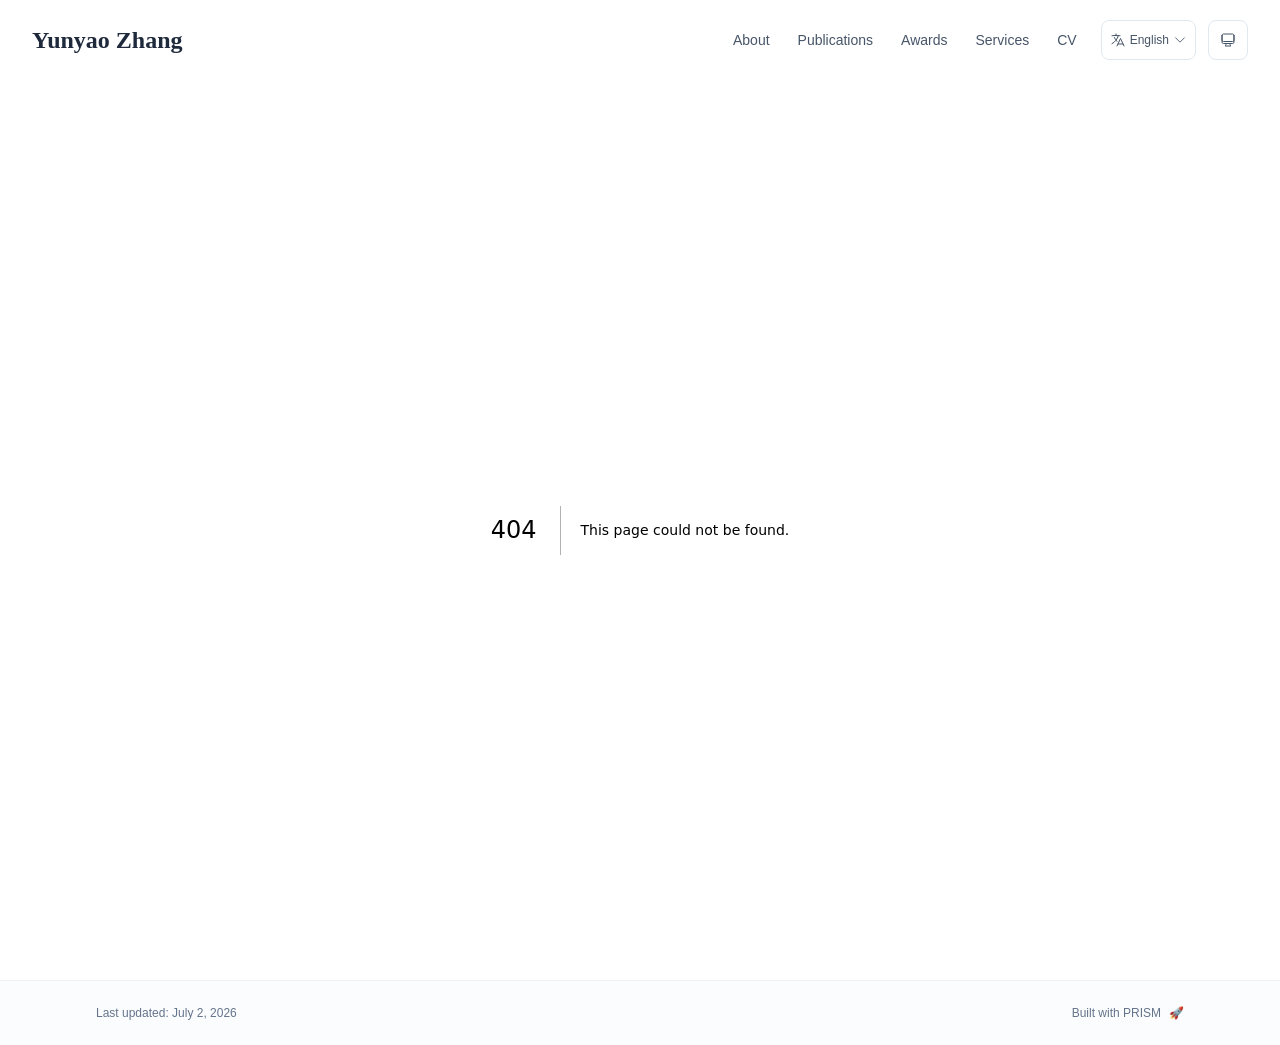
<file: 404/index.html>
<!DOCTYPE html><html lang="en" class="scroll-smooth"><head><meta charSet="utf-8"/><meta name="viewport" content="width=device-width, initial-scale=1"/><link rel="stylesheet" href="/_next/static/css/0fc8fcd949848625.css" data-precedence="next"/><link rel="preload" as="script" fetchPriority="low" href="/_next/static/chunks/webpack-679b75d1c4c2027c.js"/><script src="/_next/static/chunks/4bd1b696-70b6d399998de86a.js" async=""></script><script src="/_next/static/chunks/684-5aaa8290a129f299.js" async=""></script><script src="/_next/static/chunks/main-app-fe39dfb6bea1329b.js" async=""></script><script src="/_next/static/chunks/461-a9a5d7b05a71d978.js" async=""></script><script src="/_next/static/chunks/874-6cc630662f3664af.js" async=""></script><script src="/_next/static/chunks/291-e39730cc9327e39b.js" async=""></script><script src="/_next/static/chunks/app/layout-7bf61e12a4ad59d6.js" async=""></script><meta name="robots" content="noindex"/><title>404: This page could not be found.</title><link rel="icon" href="/favicon.svg" type="image/svg+xml"/><link rel="dns-prefetch" href="https://jialeliu.com"/><link rel="preconnect" href="https://jialeliu.com" crossorigin=""/><link rel="preload" as="font" type="font/woff2" href="https://jialeliu.com/fonts/georgiab.woff2" crossorigin=""/><script>
              try {
                const theme = localStorage.getItem('theme-storage');
                const parsed = theme ? JSON.parse(theme) : null;
                const setting = parsed?.state?.theme || 'system';
                const prefersDark = typeof window !== 'undefined' && window.matchMedia && window.matchMedia('(prefers-color-scheme: dark)').matches;
                const effective = setting === 'dark' ? 'dark' : (setting === 'light' ? 'light' : (prefersDark ? 'dark' : 'light'));
                var root = document.documentElement;
                root.classList.add(effective);
                root.setAttribute('data-theme', effective);
              } catch (e) {
                var root = document.documentElement;
                root.classList.add('light');
                root.setAttribute('data-theme', 'light');
              }
            </script><script>
    try {
      const cfg = {"enabled":true,"locales":["zh","en"],"defaultLocale":"en","mode":"auto","fixedLocale":"en","persist":false,"switcher":true,"labels":{"zh":"中文","en":"English"}};
      const storageKey = 'locale-storage';
      const normalize = (value) => typeof value === 'string' ? value.trim().replace('_', '-').toLowerCase() : '';
      const matchLocale = (candidate) => {
        const normalized = normalize(candidate);
        if (!normalized) return null;
        if (cfg.locales.includes(normalized)) return normalized;
        const language = normalized.split('-')[0];
        if (cfg.locales.includes(language)) return language;
        return null;
      };

      let resolved = null;

      if (cfg.persist) {
        resolved = matchLocale(localStorage.getItem(storageKey));
      }

      if (!resolved) {
        if (cfg.mode === 'fixed') {
          resolved = cfg.fixedLocale;
        } else {
          resolved = matchLocale(navigator.language);
        }
      }

      if (!resolved) {
        resolved = cfg.defaultLocale;
      }

      const root = document.documentElement;
      root.lang = resolved;
      root.setAttribute('data-locale', resolved);

      if (cfg.persist) {
        localStorage.setItem(storageKey, resolved);
      }
    } catch (e) {
      const root = document.documentElement;
      root.lang = 'en';
      root.setAttribute('data-locale', 'en');
    }
  </script><title>Yunyao Zhang</title><meta name="description" content="PhD Candidate at Huazhong University of Science and Technology."/><meta name="author" content="Yunyao Zhang"/><meta name="keywords" content="Yunyao Zhang,PhD,Research,Huazhong University of Science and Technology"/><meta name="creator" content="Yunyao Zhang"/><meta name="publisher" content="Yunyao Zhang"/><meta property="og:title" content="Yunyao Zhang"/><meta property="og:description" content="PhD Candidate at Huazhong University of Science and Technology."/><meta property="og:site_name" content="Yunyao Zhang&#x27;s Academic Website"/><meta property="og:locale" content="en_US"/><meta property="og:type" content="website"/><meta name="twitter:card" content="summary"/><meta name="twitter:title" content="Yunyao Zhang"/><meta name="twitter:description" content="PhD Candidate at Huazhong University of Science and Technology."/><link rel="icon" href="/favicon.svg"/><script>document.querySelectorAll('body link[rel="icon"], body link[rel="apple-touch-icon"]').forEach(el => document.head.appendChild(el))</script><script src="/_next/static/chunks/polyfills-42372ed130431b0a.js" noModule=""></script></head><body class="font-sans antialiased"><div style="visibility:hidden"><nav class="fixed top-0 left-0 right-0 z-50" data-headlessui-state=""><div class="transition-all duration-300 ease-out bg-transparent" style="transform:translateY(-100px)"><div class="max-w-7xl mx-auto px-4 sm:px-6 lg:px-8"><div class="flex justify-between items-center h-16 lg:h-20"><div class="flex-shrink-0" tabindex="0"><a class="text-xl lg:text-2xl font-serif font-semibold text-primary hover:text-accent transition-colors duration-200" href="/">Yunyao Zhang</a></div><div class="hidden lg:block"><div class="ml-10 flex items-center space-x-3"><div class="relative flex items-baseline space-x-1"><a data-nav-href="/" class="relative px-3 py-2 text-sm font-medium rounded-lg transition-colors duration-150 text-neutral-600" href="/">About</a><a data-nav-href="/publications" class="relative px-3 py-2 text-sm font-medium rounded-lg transition-colors duration-150 text-neutral-600" href="/publications/">Publications</a><a data-nav-href="/awards" class="relative px-3 py-2 text-sm font-medium rounded-lg transition-colors duration-150 text-neutral-600" href="/awards/">Awards</a><a data-nav-href="/services" class="relative px-3 py-2 text-sm font-medium rounded-lg transition-colors duration-150 text-neutral-600" href="/services/">Services</a><a data-nav-href="/cv" class="relative px-3 py-2 text-sm font-medium rounded-lg transition-colors duration-150 text-neutral-600" href="/cv/">CV</a></div><div class="flex items-center justify-center w-14 h-10 rounded-lg border border-neutral-200 dark:border-[rgba(148,163,184,0.24)] bg-background dark:bg-neutral-800"><div class="w-6 h-4 rounded bg-neutral-300 animate-pulse"></div></div><div class="flex items-center justify-center w-10 h-10 rounded-lg border border-neutral-200 dark:border-[rgba(148,163,184,0.24)] bg-background dark:bg-neutral-800"><div class="w-4 h-4 rounded-full bg-neutral-300 animate-pulse"></div></div></div></div><div class="lg:hidden flex items-center space-x-2"><div class="flex items-center justify-center w-14 h-10 rounded-lg border border-neutral-200 dark:border-[rgba(148,163,184,0.24)] bg-background dark:bg-neutral-800"><div class="w-6 h-4 rounded bg-neutral-300 animate-pulse"></div></div><div class="flex items-center justify-center w-10 h-10 rounded-lg border border-neutral-200 dark:border-[rgba(148,163,184,0.24)] bg-background dark:bg-neutral-800"><div class="w-4 h-4 rounded-full bg-neutral-300 animate-pulse"></div></div><button class="inline-flex items-center justify-center p-2 rounded-md text-neutral-600 hover:text-primary hover:bg-neutral-100 dark:hover:bg-neutral-800 focus:outline-none focus:ring-2 focus:ring-inset focus:ring-accent transition-colors duration-200" id="headlessui-disclosure-button-«R7pdb»" type="button" aria-expanded="false" data-headlessui-state=""><span class="sr-only">Open main menu</span><div><svg xmlns="http://www.w3.org/2000/svg" fill="none" viewBox="0 0 24 24" stroke-width="1.5" stroke="currentColor" aria-hidden="true" data-slot="icon" class="block h-6 w-6"><path stroke-linecap="round" stroke-linejoin="round" d="M3.75 6.75h16.5M3.75 12h16.5m-16.5 5.25h16.5"></path></svg></div></button></div></div></div></div></nav><main class="min-h-screen pt-16 lg:pt-20"><div style="font-family:system-ui,&quot;Segoe UI&quot;,Roboto,Helvetica,Arial,sans-serif,&quot;Apple Color Emoji&quot;,&quot;Segoe UI Emoji&quot;;height:100vh;text-align:center;display:flex;flex-direction:column;align-items:center;justify-content:center"><div><style>body{color:#000;background:#fff;margin:0}.next-error-h1{border-right:1px solid rgba(0,0,0,.3)}@media (prefers-color-scheme:dark){body{color:#fff;background:#000}.next-error-h1{border-right:1px solid rgba(255,255,255,.3)}}</style><h1 class="next-error-h1" style="display:inline-block;margin:0 20px 0 0;padding:0 23px 0 0;font-size:24px;font-weight:500;vertical-align:top;line-height:49px">404</h1><div style="display:inline-block"><h2 style="font-size:14px;font-weight:400;line-height:49px;margin:0">This page could not be found.</h2></div></div></div><!--$--><!--/$--><!--$--><!--/$--></main><footer class="border-t border-neutral-200/50 bg-neutral-50/50 dark:bg-neutral-900/50 dark:border-neutral-700/50"><div class="max-w-6xl mx-auto px-4 sm:px-6 lg:px-8 py-6"><div class="flex flex-col sm:flex-row justify-between items-center gap-2"><p class="text-xs text-neutral-500">Last updated<!-- -->: <!-- -->July 2, 2026</p><p class="text-xs text-neutral-500 flex items-center"><a href="https://github.com/xyjoey/PRISM" target="_blank" rel="noopener noreferrer">Built with PRISM</a><span class="ml-2">🚀</span></p></div></div></footer></div><script src="/_next/static/chunks/webpack-679b75d1c4c2027c.js" async=""></script><script>(self.__next_f=self.__next_f||[]).push([0])</script><script>self.__next_f.push([1,"1:\"$Sreact.fragment\"\n3:I[3719,[\"461\",\"static/chunks/461-a9a5d7b05a71d978.js\",\"874\",\"static/chunks/874-6cc630662f3664af.js\",\"291\",\"static/chunks/291-e39730cc9327e39b.js\",\"177\",\"static/chunks/app/layout-7bf61e12a4ad59d6.js\"],\"ThemeProvider\"]\n4:I[310,[\"461\",\"static/chunks/461-a9a5d7b05a71d978.js\",\"874\",\"static/chunks/874-6cc630662f3664af.js\",\"291\",\"static/chunks/291-e39730cc9327e39b.js\",\"177\",\"static/chunks/app/layout-7bf61e12a4ad59d6.js\"],\"LocaleProvider\"]\n5:I[4574,[\"461\",\"static/chunks/461-a9a5d7b05a71d978.js\",\"874\",\"static/chunks/874-6cc630662f3664af.js\",\"291\",\"static/chunks/291-e39730cc9327e39b.js\",\"177\",\"static/chunks/app/layout-7bf61e12a4ad59d6.js\"],\"default\"]\n6:I[7555,[],\"\"]\n7:I[1295,[],\"\"]\n8:I[2548,[\"461\",\"static/chunks/461-a9a5d7b05a71d978.js\",\"874\",\"static/chunks/874-6cc630662f3664af.js\",\"291\",\"static/chunks/291-e39730cc9327e39b.js\",\"177\",\"static/chunks/app/layout-7bf61e12a4ad59d6.js\"],\"default\"]\n9:I[9665,[],\"MetadataBoundary\"]\nb:I[9665,[],\"OutletBoundary\"]\ne:I[4911,[],\"AsyncMetadataOutlet\"]\n10:I[9665,[],\"ViewportBoundary\"]\n12:I[6614,[],\"\"]\n:HL[\"/_next/static/css/0fc8fcd949848625.css\",\"style\"]\n2:T591,\n    try {\n      const cfg = {\"enabled\":true,\"locales\":[\"zh\",\"en\"],\"defaultLocale\":\"en\",\"mode\":\"auto\",\"fixedLocale\":\"en\",\"persist\":false,\"switcher\":true,\"labels\":{\"zh\":\"中文\",\"en\":\"English\"}};\n      const storageKey = 'locale-storage';\n      const normalize = (value) =\u003e typeof value === 'string' ? value.trim().replace('_', '-').toLowerCase() : '';\n      const matchLocale = (candidate) =\u003e {\n        const normalized = normalize(candidate);\n        if (!normalized) return null;\n        if (cfg.locales.includes(normalized)) return normalized;\n        const language = normalized.split('-')[0];\n        if (cfg.locales.includes(language)) return language;\n        return null;\n      };\n\n      let resolved = null;\n\n      if (cfg.persist) {\n        resolved = matchLocale(localStorage.getItem(storageKey));\n      }\n\n      if (!resolved) {\n        if (cfg.mode === 'fixed') {\n          resolved = cfg.fixedLocale;\n        "])</script><script>self.__next_f.push([1,"} else {\n          resolved = matchLocale(navigator.language);\n        }\n      }\n\n      if (!resolved) {\n        resolved = cfg.defaultLocale;\n      }\n\n      const root = document.documentElement;\n      root.lang = resolved;\n      root.setAttribute('data-locale', resolved);\n\n      if (cfg.persist) {\n        localStorage.setItem(storageKey, resolved);\n      }\n    } catch (e) {\n      const root = document.documentElement;\n      root.lang = 'en';\n      root.setAttribute('data-locale', 'en');\n    }\n  "])</script><script>self.__next_f.push([1,"0:{\"P\":null,\"b\":\"p8V5a0UI96B5BmyBYPqaf\",\"p\":\"\",\"c\":[\"\",\"_not-found\",\"\"],\"i\":false,\"f\":[[[\"\",{\"children\":[\"/_not-found\",{\"children\":[\"__PAGE__\",{}]}]},\"$undefined\",\"$undefined\",true],[\"\",[\"$\",\"$1\",\"c\",{\"children\":[[[\"$\",\"link\",\"0\",{\"rel\":\"stylesheet\",\"href\":\"/_next/static/css/0fc8fcd949848625.css\",\"precedence\":\"next\",\"crossOrigin\":\"$undefined\",\"nonce\":\"$undefined\"}]],[\"$\",\"html\",null,{\"lang\":\"en\",\"className\":\"scroll-smooth\",\"suppressHydrationWarning\":true,\"children\":[[\"$\",\"head\",null,{\"children\":[[\"$\",\"link\",null,{\"rel\":\"icon\",\"href\":\"/favicon.svg\",\"type\":\"image/svg+xml\"}],[\"$\",\"link\",null,{\"rel\":\"dns-prefetch\",\"href\":\"https://jialeliu.com\"}],[\"$\",\"link\",null,{\"rel\":\"preconnect\",\"href\":\"https://jialeliu.com\",\"crossOrigin\":\"\"}],[\"$\",\"link\",null,{\"rel\":\"preload\",\"as\":\"font\",\"type\":\"font/woff2\",\"href\":\"https://jialeliu.com/fonts/georgiab.woff2\",\"crossOrigin\":\"\"}],[\"$\",\"script\",null,{\"dangerouslySetInnerHTML\":{\"__html\":\"\\n              try {\\n                const theme = localStorage.getItem('theme-storage');\\n                const parsed = theme ? JSON.parse(theme) : null;\\n                const setting = parsed?.state?.theme || 'system';\\n                const prefersDark = typeof window !== 'undefined' \u0026\u0026 window.matchMedia \u0026\u0026 window.matchMedia('(prefers-color-scheme: dark)').matches;\\n                const effective = setting === 'dark' ? 'dark' : (setting === 'light' ? 'light' : (prefersDark ? 'dark' : 'light'));\\n                var root = document.documentElement;\\n                root.classList.add(effective);\\n                root.setAttribute('data-theme', effective);\\n              } catch (e) {\\n                var root = document.documentElement;\\n                root.classList.add('light');\\n                root.setAttribute('data-theme', 'light');\\n              }\\n            \"}}],[\"$\",\"script\",null,{\"dangerouslySetInnerHTML\":{\"__html\":\"$2\"}}]]}],[\"$\",\"body\",null,{\"className\":\"font-sans antialiased\",\"children\":[\"$\",\"$L3\",null,{\"children\":[\"$\",\"$L4\",null,{\"config\":{\"enabled\":true,\"locales\":[\"zh\",\"en\"],\"defaultLocale\":\"en\",\"mode\":\"auto\",\"fixedLocale\":\"en\",\"persist\":false,\"switcher\":true,\"labels\":{\"zh\":\"中文\",\"en\":\"English\"}},\"children\":[[\"$\",\"$L5\",null,{\"items\":[{\"title\":\"About\",\"type\":\"page\",\"target\":\"about\",\"href\":\"/\"},{\"title\":\"Publications\",\"type\":\"page\",\"target\":\"publications\",\"href\":\"/publications\"},{\"title\":\"Awards\",\"type\":\"page\",\"target\":\"awards\",\"href\":\"/awards\"},{\"title\":\"Services\",\"type\":\"page\",\"target\":\"services\",\"href\":\"/services\"},{\"title\":\"CV\",\"type\":\"page\",\"target\":\"cv\",\"href\":\"/cv\"}],\"siteTitle\":\"Yunyao Zhang\",\"enableOnePageMode\":false,\"i18n\":\"$0:f:0:1:1:props:children:1:props:children:1:props:children:props:children:props:config\",\"itemsByLocale\":{\"zh\":[{\"title\":\"关于我\",\"type\":\"page\",\"target\":\"about\",\"href\":\"/\"},{\"title\":\"论文\",\"type\":\"page\",\"target\":\"publications\",\"href\":\"/publications\"},{\"title\":\"奖项\",\"type\":\"page\",\"target\":\"awards\",\"href\":\"/awards\"},{\"title\":\"服务\",\"type\":\"page\",\"target\":\"services\",\"href\":\"/services\"},{\"title\":\"简历\",\"type\":\"page\",\"target\":\"cv\",\"href\":\"/cv\"}],\"en\":[{\"title\":\"About\",\"type\":\"page\",\"target\":\"about\",\"href\":\"/\"},{\"title\":\"Publications\",\"type\":\"page\",\"target\":\"publications\",\"href\":\"/publications\"},{\"title\":\"Awards\",\"type\":\"page\",\"target\":\"awards\",\"href\":\"/awards\"},{\"title\":\"Services\",\"type\":\"page\",\"target\":\"services\",\"href\":\"/services\"},{\"title\":\"CV\",\"type\":\"page\",\"target\":\"cv\",\"href\":\"/cv\"}]},\"siteTitleByLocale\":{\"zh\":\"张云耀\",\"en\":\"Yunyao Zhang\"}}],[\"$\",\"main\",null,{\"className\":\"min-h-screen pt-16 lg:pt-20\",\"children\":[\"$\",\"$L6\",null,{\"parallelRouterKey\":\"children\",\"error\":\"$undefined\",\"errorStyles\":\"$undefined\",\"errorScripts\":\"$undefined\",\"template\":[\"$\",\"$L7\",null,{}],\"templateStyles\":\"$undefined\",\"templateScripts\":\"$undefined\",\"notFound\":[[[\"$\",\"title\",null,{\"children\":\"404: This page could not be found.\"}],[\"$\",\"div\",null,{\"style\":{\"fontFamily\":\"system-ui,\\\"Segoe UI\\\",Roboto,Helvetica,Arial,sans-serif,\\\"Apple Color Emoji\\\",\\\"Segoe UI Emoji\\\"\",\"height\":\"100vh\",\"textAlign\":\"center\",\"display\":\"flex\",\"flexDirection\":\"column\",\"alignItems\":\"center\",\"justifyContent\":\"center\"},\"children\":[\"$\",\"div\",null,{\"children\":[[\"$\",\"style\",null,{\"dangerouslySetInnerHTML\":{\"__html\":\"body{color:#000;background:#fff;margin:0}.next-error-h1{border-right:1px solid rgba(0,0,0,.3)}@media (prefers-color-scheme:dark){body{color:#fff;background:#000}.next-error-h1{border-right:1px solid rgba(255,255,255,.3)}}\"}}],[\"$\",\"h1\",null,{\"className\":\"next-error-h1\",\"style\":{\"display\":\"inline-block\",\"margin\":\"0 20px 0 0\",\"padding\":\"0 23px 0 0\",\"fontSize\":24,\"fontWeight\":500,\"verticalAlign\":\"top\",\"lineHeight\":\"49px\"},\"children\":404}],[\"$\",\"div\",null,{\"style\":{\"display\":\"inline-block\"},\"children\":[\"$\",\"h2\",null,{\"style\":{\"fontSize\":14,\"fontWeight\":400,\"lineHeight\":\"49px\",\"margin\":0},\"children\":\"This page could not be found.\"}]}]]}]}]],[]],\"forbidden\":\"$undefined\",\"unauthorized\":\"$undefined\"}]}],[\"$\",\"$L8\",null,{\"lastUpdated\":\"July 2, 2026\",\"lastUpdatedByLocale\":{\"zh\":\"2026年7月2日\",\"en\":\"July 2, 2026\"},\"defaultLocale\":\"en\"}]]}]}]}]]}]]}],{\"children\":[\"/_not-found\",[\"$\",\"$1\",\"c\",{\"children\":[null,[\"$\",\"$L6\",null,{\"parallelRouterKey\":\"children\",\"error\":\"$undefined\",\"errorStyles\":\"$undefined\",\"errorScripts\":\"$undefined\",\"template\":[\"$\",\"$L7\",null,{}],\"templateStyles\":\"$undefined\",\"templateScripts\":\"$undefined\",\"notFound\":\"$undefined\",\"forbidden\":\"$undefined\",\"unauthorized\":\"$undefined\"}]]}],{\"children\":[\"__PAGE__\",[\"$\",\"$1\",\"c\",{\"children\":[[[\"$\",\"title\",null,{\"children\":\"404: This page could not be found.\"}],[\"$\",\"div\",null,{\"style\":\"$0:f:0:1:1:props:children:1:props:children:1:props:children:props:children:props:children:1:props:children:props:notFound:0:1:props:style\",\"children\":[\"$\",\"div\",null,{\"children\":[[\"$\",\"style\",null,{\"dangerouslySetInnerHTML\":{\"__html\":\"body{color:#000;background:#fff;margin:0}.next-error-h1{border-right:1px solid rgba(0,0,0,.3)}@media (prefers-color-scheme:dark){body{color:#fff;background:#000}.next-error-h1{border-right:1px solid rgba(255,255,255,.3)}}\"}}],[\"$\",\"h1\",null,{\"className\":\"next-error-h1\",\"style\":\"$0:f:0:1:1:props:children:1:props:children:1:props:children:props:children:props:children:1:props:children:props:notFound:0:1:props:children:props:children:1:props:style\",\"children\":404}],[\"$\",\"div\",null,{\"style\":\"$0:f:0:1:1:props:children:1:props:children:1:props:children:props:children:props:children:1:props:children:props:notFound:0:1:props:children:props:children:2:props:style\",\"children\":[\"$\",\"h2\",null,{\"style\":\"$0:f:0:1:1:props:children:1:props:children:1:props:children:props:children:props:children:1:props:children:props:notFound:0:1:props:children:props:children:2:props:children:props:style\",\"children\":\"This page could not be found.\"}]}]]}]}]],[\"$\",\"$L9\",null,{\"children\":\"$La\"}],null,[\"$\",\"$Lb\",null,{\"children\":[\"$Lc\",\"$Ld\",[\"$\",\"$Le\",null,{\"promise\":\"$@f\"}]]}]]}],{},null,false]},null,false]},null,false],[\"$\",\"$1\",\"h\",{\"children\":[[\"$\",\"meta\",null,{\"name\":\"robots\",\"content\":\"noindex\"}],[\"$\",\"$1\",\"puTDRqbpMtOt38L8rmBxl\",{\"children\":[[\"$\",\"$L10\",null,{\"children\":\"$L11\"}],null]}],null]}],false]],\"m\":\"$undefined\",\"G\":[\"$12\",\"$undefined\"],\"s\":false,\"S\":true}\n"])</script><script>self.__next_f.push([1,"13:\"$Sreact.suspense\"\n14:I[4911,[],\"AsyncMetadata\"]\na:[\"$\",\"$13\",null,{\"fallback\":null,\"children\":[\"$\",\"$L14\",null,{\"promise\":\"$@15\"}]}]\n"])</script><script>self.__next_f.push([1,"d:null\n"])</script><script>self.__next_f.push([1,"11:[[\"$\",\"meta\",\"0\",{\"charSet\":\"utf-8\"}],[\"$\",\"meta\",\"1\",{\"name\":\"viewport\",\"content\":\"width=device-width, initial-scale=1\"}]]\nc:null\n"])</script><script>self.__next_f.push([1,"15:{\"metadata\":[[\"$\",\"title\",\"0\",{\"children\":\"Yunyao Zhang\"}],[\"$\",\"meta\",\"1\",{\"name\":\"description\",\"content\":\"PhD Candidate at Huazhong University of Science and Technology.\"}],[\"$\",\"meta\",\"2\",{\"name\":\"author\",\"content\":\"Yunyao Zhang\"}],[\"$\",\"meta\",\"3\",{\"name\":\"keywords\",\"content\":\"Yunyao Zhang,PhD,Research,Huazhong University of Science and Technology\"}],[\"$\",\"meta\",\"4\",{\"name\":\"creator\",\"content\":\"Yunyao Zhang\"}],[\"$\",\"meta\",\"5\",{\"name\":\"publisher\",\"content\":\"Yunyao Zhang\"}],[\"$\",\"meta\",\"6\",{\"property\":\"og:title\",\"content\":\"Yunyao Zhang\"}],[\"$\",\"meta\",\"7\",{\"property\":\"og:description\",\"content\":\"PhD Candidate at Huazhong University of Science and Technology.\"}],[\"$\",\"meta\",\"8\",{\"property\":\"og:site_name\",\"content\":\"Yunyao Zhang's Academic Website\"}],[\"$\",\"meta\",\"9\",{\"property\":\"og:locale\",\"content\":\"en_US\"}],[\"$\",\"meta\",\"10\",{\"property\":\"og:type\",\"content\":\"website\"}],[\"$\",\"meta\",\"11\",{\"name\":\"twitter:card\",\"content\":\"summary\"}],[\"$\",\"meta\",\"12\",{\"name\":\"twitter:title\",\"content\":\"Yunyao Zhang\"}],[\"$\",\"meta\",\"13\",{\"name\":\"twitter:description\",\"content\":\"PhD Candidate at Huazhong University of Science and Technology.\"}],[\"$\",\"link\",\"14\",{\"rel\":\"icon\",\"href\":\"/favicon.svg\"}]],\"error\":null,\"digest\":\"$undefined\"}\nf:{\"metadata\":\"$15:metadata\",\"error\":null,\"digest\":\"$undefined\"}\n"])</script></body></html>
</file>
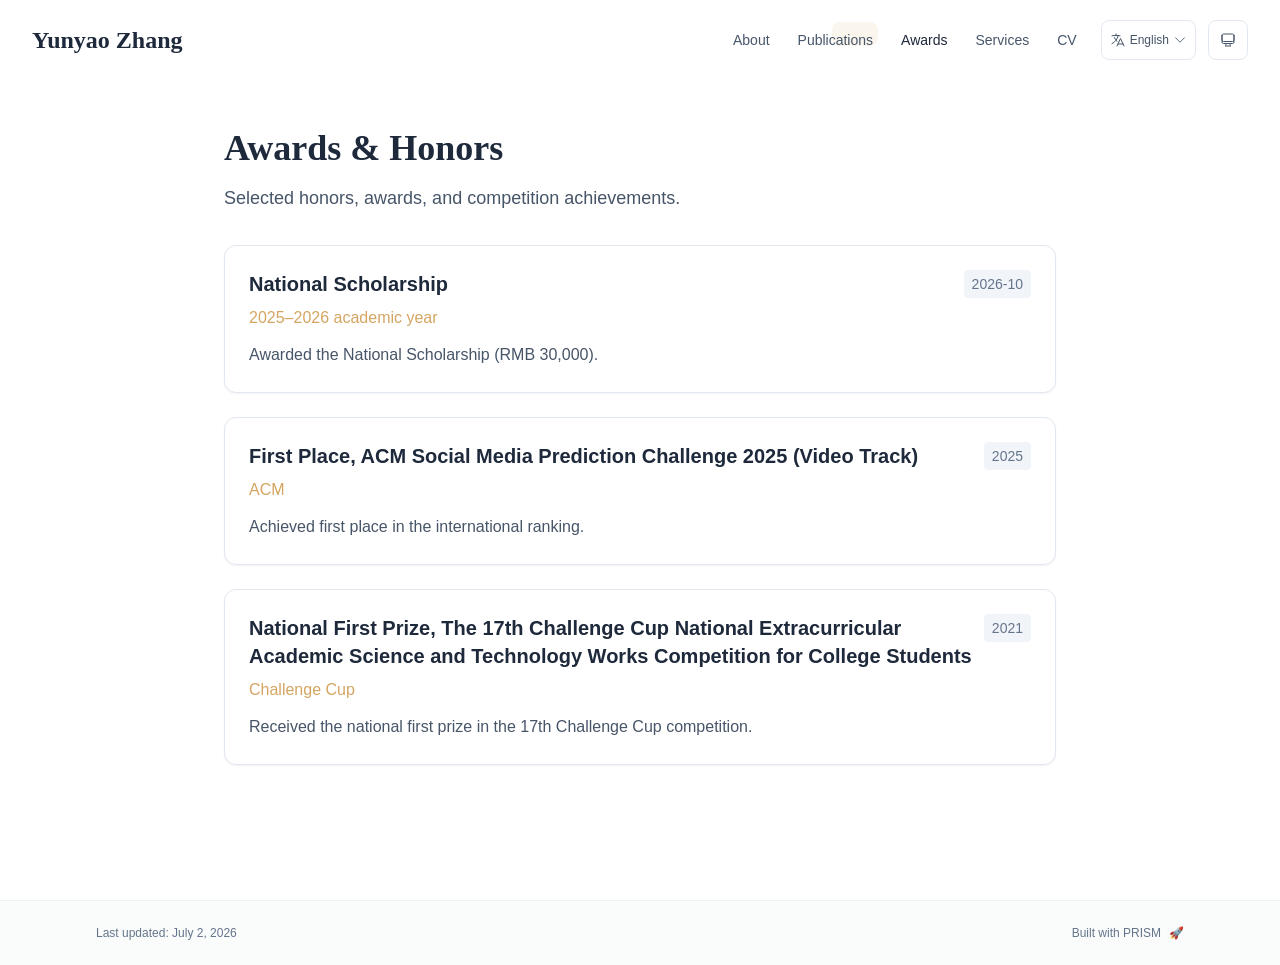
<file: awards/index.html>
<!DOCTYPE html><html lang="en" class="scroll-smooth"><head><meta charSet="utf-8"/><meta name="viewport" content="width=device-width, initial-scale=1"/><link rel="stylesheet" href="/_next/static/css/0fc8fcd949848625.css" data-precedence="next"/><link rel="preload" as="script" fetchPriority="low" href="/_next/static/chunks/webpack-679b75d1c4c2027c.js"/><script src="/_next/static/chunks/4bd1b696-70b6d399998de86a.js" async=""></script><script src="/_next/static/chunks/684-5aaa8290a129f299.js" async=""></script><script src="/_next/static/chunks/main-app-fe39dfb6bea1329b.js" async=""></script><script src="/_next/static/chunks/461-a9a5d7b05a71d978.js" async=""></script><script src="/_next/static/chunks/874-6cc630662f3664af.js" async=""></script><script src="/_next/static/chunks/291-e39730cc9327e39b.js" async=""></script><script src="/_next/static/chunks/app/layout-7bf61e12a4ad59d6.js" async=""></script><script src="/_next/static/chunks/178-595a94b9af1e67b5.js" async=""></script><script src="/_next/static/chunks/325-6c31068943ad7ac3.js" async=""></script><script src="/_next/static/chunks/app/%5Bslug%5D/page-a5dc32ef2c9a8a50.js" async=""></script><link rel="icon" href="/favicon.svg" type="image/svg+xml"/><link rel="dns-prefetch" href="https://jialeliu.com"/><link rel="preconnect" href="https://jialeliu.com" crossorigin=""/><link rel="preload" as="font" type="font/woff2" href="https://jialeliu.com/fonts/georgiab.woff2" crossorigin=""/><script>
              try {
                const theme = localStorage.getItem('theme-storage');
                const parsed = theme ? JSON.parse(theme) : null;
                const setting = parsed?.state?.theme || 'system';
                const prefersDark = typeof window !== 'undefined' && window.matchMedia && window.matchMedia('(prefers-color-scheme: dark)').matches;
                const effective = setting === 'dark' ? 'dark' : (setting === 'light' ? 'light' : (prefersDark ? 'dark' : 'light'));
                var root = document.documentElement;
                root.classList.add(effective);
                root.setAttribute('data-theme', effective);
              } catch (e) {
                var root = document.documentElement;
                root.classList.add('light');
                root.setAttribute('data-theme', 'light');
              }
            </script><script>
    try {
      const cfg = {"enabled":true,"locales":["zh","en"],"defaultLocale":"en","mode":"auto","fixedLocale":"en","persist":false,"switcher":true,"labels":{"zh":"中文","en":"English"}};
      const storageKey = 'locale-storage';
      const normalize = (value) => typeof value === 'string' ? value.trim().replace('_', '-').toLowerCase() : '';
      const matchLocale = (candidate) => {
        const normalized = normalize(candidate);
        if (!normalized) return null;
        if (cfg.locales.includes(normalized)) return normalized;
        const language = normalized.split('-')[0];
        if (cfg.locales.includes(language)) return language;
        return null;
      };

      let resolved = null;

      if (cfg.persist) {
        resolved = matchLocale(localStorage.getItem(storageKey));
      }

      if (!resolved) {
        if (cfg.mode === 'fixed') {
          resolved = cfg.fixedLocale;
        } else {
          resolved = matchLocale(navigator.language);
        }
      }

      if (!resolved) {
        resolved = cfg.defaultLocale;
      }

      const root = document.documentElement;
      root.lang = resolved;
      root.setAttribute('data-locale', resolved);

      if (cfg.persist) {
        localStorage.setItem(storageKey, resolved);
      }
    } catch (e) {
      const root = document.documentElement;
      root.lang = 'en';
      root.setAttribute('data-locale', 'en');
    }
  </script><title>Awards &amp; Honors | Yunyao Zhang</title><meta name="description" content="Selected honors, awards, and competition achievements."/><meta name="author" content="Yunyao Zhang"/><meta name="keywords" content="Yunyao Zhang,PhD,Research,Huazhong University of Science and Technology"/><meta name="creator" content="Yunyao Zhang"/><meta name="publisher" content="Yunyao Zhang"/><meta property="og:title" content="Yunyao Zhang"/><meta property="og:description" content="PhD Candidate at Huazhong University of Science and Technology."/><meta property="og:site_name" content="Yunyao Zhang&#x27;s Academic Website"/><meta property="og:locale" content="en_US"/><meta property="og:type" content="website"/><meta name="twitter:card" content="summary"/><meta name="twitter:title" content="Yunyao Zhang"/><meta name="twitter:description" content="PhD Candidate at Huazhong University of Science and Technology."/><link rel="icon" href="/favicon.svg"/><script>document.querySelectorAll('body link[rel="icon"], body link[rel="apple-touch-icon"]').forEach(el => document.head.appendChild(el))</script><script src="/_next/static/chunks/polyfills-42372ed130431b0a.js" noModule=""></script></head><body class="font-sans antialiased"><div style="visibility:hidden"><nav class="fixed top-0 left-0 right-0 z-50" data-headlessui-state=""><div class="transition-all duration-300 ease-out bg-transparent" style="transform:translateY(-100px)"><div class="max-w-7xl mx-auto px-4 sm:px-6 lg:px-8"><div class="flex justify-between items-center h-16 lg:h-20"><div class="flex-shrink-0" tabindex="0"><a class="text-xl lg:text-2xl font-serif font-semibold text-primary hover:text-accent transition-colors duration-200" href="/">Yunyao Zhang</a></div><div class="hidden lg:block"><div class="ml-10 flex items-center space-x-3"><div class="relative flex items-baseline space-x-1"><a data-nav-href="/" class="relative px-3 py-2 text-sm font-medium rounded-lg transition-colors duration-150 text-neutral-600" href="/">About</a><a data-nav-href="/publications" class="relative px-3 py-2 text-sm font-medium rounded-lg transition-colors duration-150 text-neutral-600" href="/publications/">Publications</a><a data-nav-href="/awards" class="relative px-3 py-2 text-sm font-medium rounded-lg transition-colors duration-150 text-primary" href="/awards/">Awards</a><a data-nav-href="/services" class="relative px-3 py-2 text-sm font-medium rounded-lg transition-colors duration-150 text-neutral-600" href="/services/">Services</a><a data-nav-href="/cv" class="relative px-3 py-2 text-sm font-medium rounded-lg transition-colors duration-150 text-neutral-600" href="/cv/">CV</a></div><div class="flex items-center justify-center w-14 h-10 rounded-lg border border-neutral-200 dark:border-[rgba(148,163,184,0.24)] bg-background dark:bg-neutral-800"><div class="w-6 h-4 rounded bg-neutral-300 animate-pulse"></div></div><div class="flex items-center justify-center w-10 h-10 rounded-lg border border-neutral-200 dark:border-[rgba(148,163,184,0.24)] bg-background dark:bg-neutral-800"><div class="w-4 h-4 rounded-full bg-neutral-300 animate-pulse"></div></div></div></div><div class="lg:hidden flex items-center space-x-2"><div class="flex items-center justify-center w-14 h-10 rounded-lg border border-neutral-200 dark:border-[rgba(148,163,184,0.24)] bg-background dark:bg-neutral-800"><div class="w-6 h-4 rounded bg-neutral-300 animate-pulse"></div></div><div class="flex items-center justify-center w-10 h-10 rounded-lg border border-neutral-200 dark:border-[rgba(148,163,184,0.24)] bg-background dark:bg-neutral-800"><div class="w-4 h-4 rounded-full bg-neutral-300 animate-pulse"></div></div><button class="inline-flex items-center justify-center p-2 rounded-md text-neutral-600 hover:text-primary hover:bg-neutral-100 dark:hover:bg-neutral-800 focus:outline-none focus:ring-2 focus:ring-inset focus:ring-accent transition-colors duration-200" id="headlessui-disclosure-button-«R7pdb»" type="button" aria-expanded="false" data-headlessui-state=""><span class="sr-only">Open main menu</span><div><svg xmlns="http://www.w3.org/2000/svg" fill="none" viewBox="0 0 24 24" stroke-width="1.5" stroke="currentColor" aria-hidden="true" data-slot="icon" class="block h-6 w-6"><path stroke-linecap="round" stroke-linejoin="round" d="M3.75 6.75h16.5M3.75 12h16.5m-16.5 5.25h16.5"></path></svg></div></button></div></div></div></div></nav><main class="min-h-screen pt-16 lg:pt-20"><div class="max-w-4xl mx-auto px-4 sm:px-6 lg:px-8 py-12"><div style="opacity:0;transform:translateY(20px)"><div class="mb-8"><h1 class="text-4xl font-serif font-bold text-primary mb-4">Awards &amp; Honors</h1><div class="text-lg text-neutral-600 dark:text-neutral-500 max-w-2xl leading-relaxed"><p class="mb-3 last:mb-0">Selected honors, awards, and competition achievements.</p></div></div><div class="grid gap-6"><div class="bg-white dark:bg-neutral-900 p-6 rounded-xl shadow-sm border border-neutral-200 dark:border-neutral-800 hover:shadow-lg transition-all duration-200 hover:scale-[1.01]" style="opacity:0;transform:translateY(20px)"><div class="flex justify-between items-start mb-2"><h3 class="text-xl font-semibold text-primary">National Scholarship</h3><span class="text-sm text-neutral-500 font-medium bg-neutral-100 dark:bg-neutral-800 px-2 py-1 rounded">2026-10</span></div><p class="text-base text-accent font-medium mb-3">2025–2026 academic year</p><div class="text-base text-neutral-600 dark:text-neutral-500 leading-relaxed"><p class="mb-3 last:mb-0">Awarded the National Scholarship (RMB 30,000).</p></div></div><div class="bg-white dark:bg-neutral-900 p-6 rounded-xl shadow-sm border border-neutral-200 dark:border-neutral-800 hover:shadow-lg transition-all duration-200 hover:scale-[1.01]" style="opacity:0;transform:translateY(20px)"><div class="flex justify-between items-start mb-2"><h3 class="text-xl font-semibold text-primary">First Place, ACM Social Media Prediction Challenge 2025 (Video Track)</h3><span class="text-sm text-neutral-500 font-medium bg-neutral-100 dark:bg-neutral-800 px-2 py-1 rounded">2025</span></div><p class="text-base text-accent font-medium mb-3">ACM</p><div class="text-base text-neutral-600 dark:text-neutral-500 leading-relaxed"><p class="mb-3 last:mb-0">Achieved first place in the international ranking.</p></div></div><div class="bg-white dark:bg-neutral-900 p-6 rounded-xl shadow-sm border border-neutral-200 dark:border-neutral-800 hover:shadow-lg transition-all duration-200 hover:scale-[1.01]" style="opacity:0;transform:translateY(20px)"><div class="flex justify-between items-start mb-2"><h3 class="text-xl font-semibold text-primary">National First Prize, The 17th Challenge Cup National Extracurricular Academic Science and Technology Works Competition for College Students</h3><span class="text-sm text-neutral-500 font-medium bg-neutral-100 dark:bg-neutral-800 px-2 py-1 rounded">2021</span></div><p class="text-base text-accent font-medium mb-3">Challenge Cup</p><div class="text-base text-neutral-600 dark:text-neutral-500 leading-relaxed"><p class="mb-3 last:mb-0">Received the national first prize in the 17th Challenge Cup competition.</p></div></div></div></div></div><!--$--><!--/$--><!--$--><!--/$--></main><footer class="border-t border-neutral-200/50 bg-neutral-50/50 dark:bg-neutral-900/50 dark:border-neutral-700/50"><div class="max-w-6xl mx-auto px-4 sm:px-6 lg:px-8 py-6"><div class="flex flex-col sm:flex-row justify-between items-center gap-2"><p class="text-xs text-neutral-500">Last updated<!-- -->: <!-- -->July 2, 2026</p><p class="text-xs text-neutral-500 flex items-center"><a href="https://github.com/xyjoey/PRISM" target="_blank" rel="noopener noreferrer">Built with PRISM</a><span class="ml-2">🚀</span></p></div></div></footer></div><script src="/_next/static/chunks/webpack-679b75d1c4c2027c.js" async=""></script><script>(self.__next_f=self.__next_f||[]).push([0])</script><script>self.__next_f.push([1,"1:\"$Sreact.fragment\"\n3:I[3719,[\"461\",\"static/chunks/461-a9a5d7b05a71d978.js\",\"874\",\"static/chunks/874-6cc630662f3664af.js\",\"291\",\"static/chunks/291-e39730cc9327e39b.js\",\"177\",\"static/chunks/app/layout-7bf61e12a4ad59d6.js\"],\"ThemeProvider\"]\n4:I[310,[\"461\",\"static/chunks/461-a9a5d7b05a71d978.js\",\"874\",\"static/chunks/874-6cc630662f3664af.js\",\"291\",\"static/chunks/291-e39730cc9327e39b.js\",\"177\",\"static/chunks/app/layout-7bf61e12a4ad59d6.js\"],\"LocaleProvider\"]\n5:I[4574,[\"461\",\"static/chunks/461-a9a5d7b05a71d978.js\",\"874\",\"static/chunks/874-6cc630662f3664af.js\",\"291\",\"static/chunks/291-e39730cc9327e39b.js\",\"177\",\"static/chunks/app/layout-7bf61e12a4ad59d6.js\"],\"default\"]\n6:I[7555,[],\"\"]\n7:I[1295,[],\"\"]\n8:I[2548,[\"461\",\"static/chunks/461-a9a5d7b05a71d978.js\",\"874\",\"static/chunks/874-6cc630662f3664af.js\",\"291\",\"static/chunks/291-e39730cc9327e39b.js\",\"177\",\"static/chunks/app/layout-7bf61e12a4ad59d6.js\"],\"default\"]\na:I[9665,[],\"MetadataBoundary\"]\nc:I[9665,[],\"OutletBoundary\"]\nf:I[4911,[],\"AsyncMetadataOutlet\"]\n11:I[9665,[],\"ViewportBoundary\"]\n13:I[6614,[],\"\"]\n:HL[\"/_next/static/css/0fc8fcd949848625.css\",\"style\"]\n2:T591,\n    try {\n      const cfg = {\"enabled\":true,\"locales\":[\"zh\",\"en\"],\"defaultLocale\":\"en\",\"mode\":\"auto\",\"fixedLocale\":\"en\",\"persist\":false,\"switcher\":true,\"labels\":{\"zh\":\"中文\",\"en\":\"English\"}};\n      const storageKey = 'locale-storage';\n      const normalize = (value) =\u003e typeof value === 'string' ? value.trim().replace('_', '-').toLowerCase() : '';\n      const matchLocale = (candidate) =\u003e {\n        const normalized = normalize(candidate);\n        if (!normalized) return null;\n        if (cfg.locales.includes(normalized)) return normalized;\n        const language = normalized.split('-')[0];\n        if (cfg.locales.includes(language)) return language;\n        return null;\n      };\n\n      let resolved = null;\n\n      if (cfg.persist) {\n        resolved = matchLocale(localStorage.getItem(storageKey));\n      }\n\n      if (!resolved) {\n        if (cfg.mode === 'fixed') {\n          resolved = cfg.fixedLocale;\n        "])</script><script>self.__next_f.push([1,"} else {\n          resolved = matchLocale(navigator.language);\n        }\n      }\n\n      if (!resolved) {\n        resolved = cfg.defaultLocale;\n      }\n\n      const root = document.documentElement;\n      root.lang = resolved;\n      root.setAttribute('data-locale', resolved);\n\n      if (cfg.persist) {\n        localStorage.setItem(storageKey, resolved);\n      }\n    } catch (e) {\n      const root = document.documentElement;\n      root.lang = 'en';\n      root.setAttribute('data-locale', 'en');\n    }\n  "])</script><script>self.__next_f.push([1,"0:{\"P\":null,\"b\":\"p8V5a0UI96B5BmyBYPqaf\",\"p\":\"\",\"c\":[\"\",\"awards\",\"\"],\"i\":false,\"f\":[[[\"\",{\"children\":[[\"slug\",\"awards\",\"d\"],{\"children\":[\"__PAGE__\",{}]}]},\"$undefined\",\"$undefined\",true],[\"\",[\"$\",\"$1\",\"c\",{\"children\":[[[\"$\",\"link\",\"0\",{\"rel\":\"stylesheet\",\"href\":\"/_next/static/css/0fc8fcd949848625.css\",\"precedence\":\"next\",\"crossOrigin\":\"$undefined\",\"nonce\":\"$undefined\"}]],[\"$\",\"html\",null,{\"lang\":\"en\",\"className\":\"scroll-smooth\",\"suppressHydrationWarning\":true,\"children\":[[\"$\",\"head\",null,{\"children\":[[\"$\",\"link\",null,{\"rel\":\"icon\",\"href\":\"/favicon.svg\",\"type\":\"image/svg+xml\"}],[\"$\",\"link\",null,{\"rel\":\"dns-prefetch\",\"href\":\"https://jialeliu.com\"}],[\"$\",\"link\",null,{\"rel\":\"preconnect\",\"href\":\"https://jialeliu.com\",\"crossOrigin\":\"\"}],[\"$\",\"link\",null,{\"rel\":\"preload\",\"as\":\"font\",\"type\":\"font/woff2\",\"href\":\"https://jialeliu.com/fonts/georgiab.woff2\",\"crossOrigin\":\"\"}],[\"$\",\"script\",null,{\"dangerouslySetInnerHTML\":{\"__html\":\"\\n              try {\\n                const theme = localStorage.getItem('theme-storage');\\n                const parsed = theme ? JSON.parse(theme) : null;\\n                const setting = parsed?.state?.theme || 'system';\\n                const prefersDark = typeof window !== 'undefined' \u0026\u0026 window.matchMedia \u0026\u0026 window.matchMedia('(prefers-color-scheme: dark)').matches;\\n                const effective = setting === 'dark' ? 'dark' : (setting === 'light' ? 'light' : (prefersDark ? 'dark' : 'light'));\\n                var root = document.documentElement;\\n                root.classList.add(effective);\\n                root.setAttribute('data-theme', effective);\\n              } catch (e) {\\n                var root = document.documentElement;\\n                root.classList.add('light');\\n                root.setAttribute('data-theme', 'light');\\n              }\\n            \"}}],[\"$\",\"script\",null,{\"dangerouslySetInnerHTML\":{\"__html\":\"$2\"}}]]}],[\"$\",\"body\",null,{\"className\":\"font-sans antialiased\",\"children\":[\"$\",\"$L3\",null,{\"children\":[\"$\",\"$L4\",null,{\"config\":{\"enabled\":true,\"locales\":[\"zh\",\"en\"],\"defaultLocale\":\"en\",\"mode\":\"auto\",\"fixedLocale\":\"en\",\"persist\":false,\"switcher\":true,\"labels\":{\"zh\":\"中文\",\"en\":\"English\"}},\"children\":[[\"$\",\"$L5\",null,{\"items\":[{\"title\":\"About\",\"type\":\"page\",\"target\":\"about\",\"href\":\"/\"},{\"title\":\"Publications\",\"type\":\"page\",\"target\":\"publications\",\"href\":\"/publications\"},{\"title\":\"Awards\",\"type\":\"page\",\"target\":\"awards\",\"href\":\"/awards\"},{\"title\":\"Services\",\"type\":\"page\",\"target\":\"services\",\"href\":\"/services\"},{\"title\":\"CV\",\"type\":\"page\",\"target\":\"cv\",\"href\":\"/cv\"}],\"siteTitle\":\"Yunyao Zhang\",\"enableOnePageMode\":false,\"i18n\":\"$0:f:0:1:1:props:children:1:props:children:1:props:children:props:children:props:config\",\"itemsByLocale\":{\"zh\":[{\"title\":\"关于我\",\"type\":\"page\",\"target\":\"about\",\"href\":\"/\"},{\"title\":\"论文\",\"type\":\"page\",\"target\":\"publications\",\"href\":\"/publications\"},{\"title\":\"奖项\",\"type\":\"page\",\"target\":\"awards\",\"href\":\"/awards\"},{\"title\":\"服务\",\"type\":\"page\",\"target\":\"services\",\"href\":\"/services\"},{\"title\":\"简历\",\"type\":\"page\",\"target\":\"cv\",\"href\":\"/cv\"}],\"en\":[{\"title\":\"About\",\"type\":\"page\",\"target\":\"about\",\"href\":\"/\"},{\"title\":\"Publications\",\"type\":\"page\",\"target\":\"publications\",\"href\":\"/publications\"},{\"title\":\"Awards\",\"type\":\"page\",\"target\":\"awards\",\"href\":\"/awards\"},{\"title\":\"Services\",\"type\":\"page\",\"target\":\"services\",\"href\":\"/services\"},{\"title\":\"CV\",\"type\":\"page\",\"target\":\"cv\",\"href\":\"/cv\"}]},\"siteTitleByLocale\":{\"zh\":\"张云耀\",\"en\":\"Yunyao Zhang\"}}],[\"$\",\"main\",null,{\"className\":\"min-h-screen pt-16 lg:pt-20\",\"children\":[\"$\",\"$L6\",null,{\"parallelRouterKey\":\"children\",\"error\":\"$undefined\",\"errorStyles\":\"$undefined\",\"errorScripts\":\"$undefined\",\"template\":[\"$\",\"$L7\",null,{}],\"templateStyles\":\"$undefined\",\"templateScripts\":\"$undefined\",\"notFound\":[[[\"$\",\"title\",null,{\"children\":\"404: This page could not be found.\"}],[\"$\",\"div\",null,{\"style\":{\"fontFamily\":\"system-ui,\\\"Segoe UI\\\",Roboto,Helvetica,Arial,sans-serif,\\\"Apple Color Emoji\\\",\\\"Segoe UI Emoji\\\"\",\"height\":\"100vh\",\"textAlign\":\"center\",\"display\":\"flex\",\"flexDirection\":\"column\",\"alignItems\":\"center\",\"justifyContent\":\"center\"},\"children\":[\"$\",\"div\",null,{\"children\":[[\"$\",\"style\",null,{\"dangerouslySetInnerHTML\":{\"__html\":\"body{color:#000;background:#fff;margin:0}.next-error-h1{border-right:1px solid rgba(0,0,0,.3)}@media (prefers-color-scheme:dark){body{color:#fff;background:#000}.next-error-h1{border-right:1px solid rgba(255,255,255,.3)}}\"}}],[\"$\",\"h1\",null,{\"className\":\"next-error-h1\",\"style\":{\"display\":\"inline-block\",\"margin\":\"0 20px 0 0\",\"padding\":\"0 23px 0 0\",\"fontSize\":24,\"fontWeight\":500,\"verticalAlign\":\"top\",\"lineHeight\":\"49px\"},\"children\":404}],[\"$\",\"div\",null,{\"style\":{\"display\":\"inline-block\"},\"children\":[\"$\",\"h2\",null,{\"style\":{\"fontSize\":14,\"fontWeight\":400,\"lineHeight\":\"49px\",\"margin\":0},\"children\":\"This page could not be found.\"}]}]]}]}]],[]],\"forbidden\":\"$undefined\",\"unauthorized\":\"$undefined\"}]}],[\"$\",\"$L8\",null,{\"lastUpdated\":\"July 2, 2026\",\"lastUpdatedByLocale\":{\"zh\":\"2026年7月2日\",\"en\":\"July 2, 2026\"},\"defaultLocale\":\"en\"}]]}]}]}]]}]]}],{\"children\":[[\"slug\",\"awards\",\"d\"],[\"$\",\"$1\",\"c\",{\"children\":[null,[\"$\",\"$L6\",null,{\"parallelRouterKey\":\"children\",\"error\":\"$undefined\",\"errorStyles\":\"$undefined\",\"errorScripts\":\"$undefined\",\"template\":[\"$\",\"$L7\",null,{}],\"templateStyles\":\"$undefined\",\"templateScripts\":\"$undefined\",\"notFound\":\"$undefined\",\"forbidden\":\"$undefined\",\"unauthorized\":\"$undefined\"}]]}],{\"children\":[\"__PAGE__\",[\"$\",\"$1\",\"c\",{\"children\":[\"$L9\",[\"$\",\"$La\",null,{\"children\":\"$Lb\"}],null,[\"$\",\"$Lc\",null,{\"children\":[\"$Ld\",\"$Le\",[\"$\",\"$Lf\",null,{\"promise\":\"$@10\"}]]}]]}],{},null,false]},null,false]},null,false],[\"$\",\"$1\",\"h\",{\"children\":[null,[\"$\",\"$1\",\"iLHP77hOnNGv0wLiLp7LL\",{\"children\":[[\"$\",\"$L11\",null,{\"children\":\"$L12\"}],null]}],null]}],false]],\"m\":\"$undefined\",\"G\":[\"$13\",\"$undefined\"],\"s\":false,\"S\":true}\n"])</script><script>self.__next_f.push([1,"14:\"$Sreact.suspense\"\n15:I[4911,[],\"AsyncMetadata\"]\n17:I[2382,[\"461\",\"static/chunks/461-a9a5d7b05a71d978.js\",\"178\",\"static/chunks/178-595a94b9af1e67b5.js\",\"325\",\"static/chunks/325-6c31068943ad7ac3.js\",\"182\",\"static/chunks/app/%5Bslug%5D/page-a5dc32ef2c9a8a50.js\"],\"default\"]\nb:[\"$\",\"$14\",null,{\"fallback\":null,\"children\":[\"$\",\"$L15\",null,{\"promise\":\"$@16\"}]}]\n9:[\"$\",\"$L17\",null,{\"dataByLocale\":{\"zh\":{\"type\":\"card\",\"config\":{\"type\":\"card\",\"title\":\"奖项\",\"description\":\"我获得的荣誉、奖项与竞赛成绩。\",\"items\":[{\"title\":\"国家奖学金\",\"subtitle\":\"2025–2026 学年\",\"date\":\"2026-10\",\"content\":\"获国家奖学金，金额为人民币 3 万元。\"},{\"title\":\"ACM Social Media Prediction Challenge 2025（视频赛道）第一名\",\"subtitle\":\"ACM\",\"date\":\"2025\",\"content\":\"在国际排名中获得第一名。\"},{\"title\":\"第十七届“挑战杯”全国大学生课外学术科技作品竞赛国家一等奖\",\"subtitle\":\"挑战杯\",\"date\":\"2021\",\"content\":\"在第十七届“挑战杯”竞赛中获得国家一等奖。\"}]}},\"en\":{\"type\":\"card\",\"config\":{\"type\":\"card\",\"title\":\"Awards \u0026 Honors\",\"description\":\"Selected honors, awards, and competition achievements.\",\"items\":[{\"title\":\"National Scholarship\",\"subtitle\":\"2025–2026 academic year\",\"date\":\"2026-10\",\"content\":\"Awarded the National Scholarship (RMB 30,000).\"},{\"title\":\"First Place, ACM Social Media Prediction Challenge 2025 (Video Track)\",\"subtitle\":\"ACM\",\"date\":\"2025\",\"content\":\"Achieved first place in the international ranking.\"},{\"title\":\"National First Prize, The 17th Challenge Cup National Extracurricular Academic Science and Technology Works Competition for College Students\",\"subtitle\":\"Challenge Cup\",\"date\":\"2021\",\"content\":\"Received the national first prize in the 17th Challenge Cup competition.\"}]}}},\"defaultLocale\":\"en\"}]\n"])</script><script>self.__next_f.push([1,"e:null\n"])</script><script>self.__next_f.push([1,"12:[[\"$\",\"meta\",\"0\",{\"charSet\":\"utf-8\"}],[\"$\",\"meta\",\"1\",{\"name\":\"viewport\",\"content\":\"width=device-width, initial-scale=1\"}]]\nd:null\n"])</script><script>self.__next_f.push([1,"16:{\"metadata\":[[\"$\",\"title\",\"0\",{\"children\":\"Awards \u0026 Honors | Yunyao Zhang\"}],[\"$\",\"meta\",\"1\",{\"name\":\"description\",\"content\":\"Selected honors, awards, and competition achievements.\"}],[\"$\",\"meta\",\"2\",{\"name\":\"author\",\"content\":\"Yunyao Zhang\"}],[\"$\",\"meta\",\"3\",{\"name\":\"keywords\",\"content\":\"Yunyao Zhang,PhD,Research,Huazhong University of Science and Technology\"}],[\"$\",\"meta\",\"4\",{\"name\":\"creator\",\"content\":\"Yunyao Zhang\"}],[\"$\",\"meta\",\"5\",{\"name\":\"publisher\",\"content\":\"Yunyao Zhang\"}],[\"$\",\"meta\",\"6\",{\"property\":\"og:title\",\"content\":\"Yunyao Zhang\"}],[\"$\",\"meta\",\"7\",{\"property\":\"og:description\",\"content\":\"PhD Candidate at Huazhong University of Science and Technology.\"}],[\"$\",\"meta\",\"8\",{\"property\":\"og:site_name\",\"content\":\"Yunyao Zhang's Academic Website\"}],[\"$\",\"meta\",\"9\",{\"property\":\"og:locale\",\"content\":\"en_US\"}],[\"$\",\"meta\",\"10\",{\"property\":\"og:type\",\"content\":\"website\"}],[\"$\",\"meta\",\"11\",{\"name\":\"twitter:card\",\"content\":\"summary\"}],[\"$\",\"meta\",\"12\",{\"name\":\"twitter:title\",\"content\":\"Yunyao Zhang\"}],[\"$\",\"meta\",\"13\",{\"name\":\"twitter:description\",\"content\":\"PhD Candidate at Huazhong University of Science and Technology.\"}],[\"$\",\"link\",\"14\",{\"rel\":\"icon\",\"href\":\"/favicon.svg\"}]],\"error\":null,\"digest\":\"$undefined\"}\n10:{\"metadata\":\"$16:metadata\",\"error\":null,\"digest\":\"$undefined\"}\n"])</script></body></html>
</file>
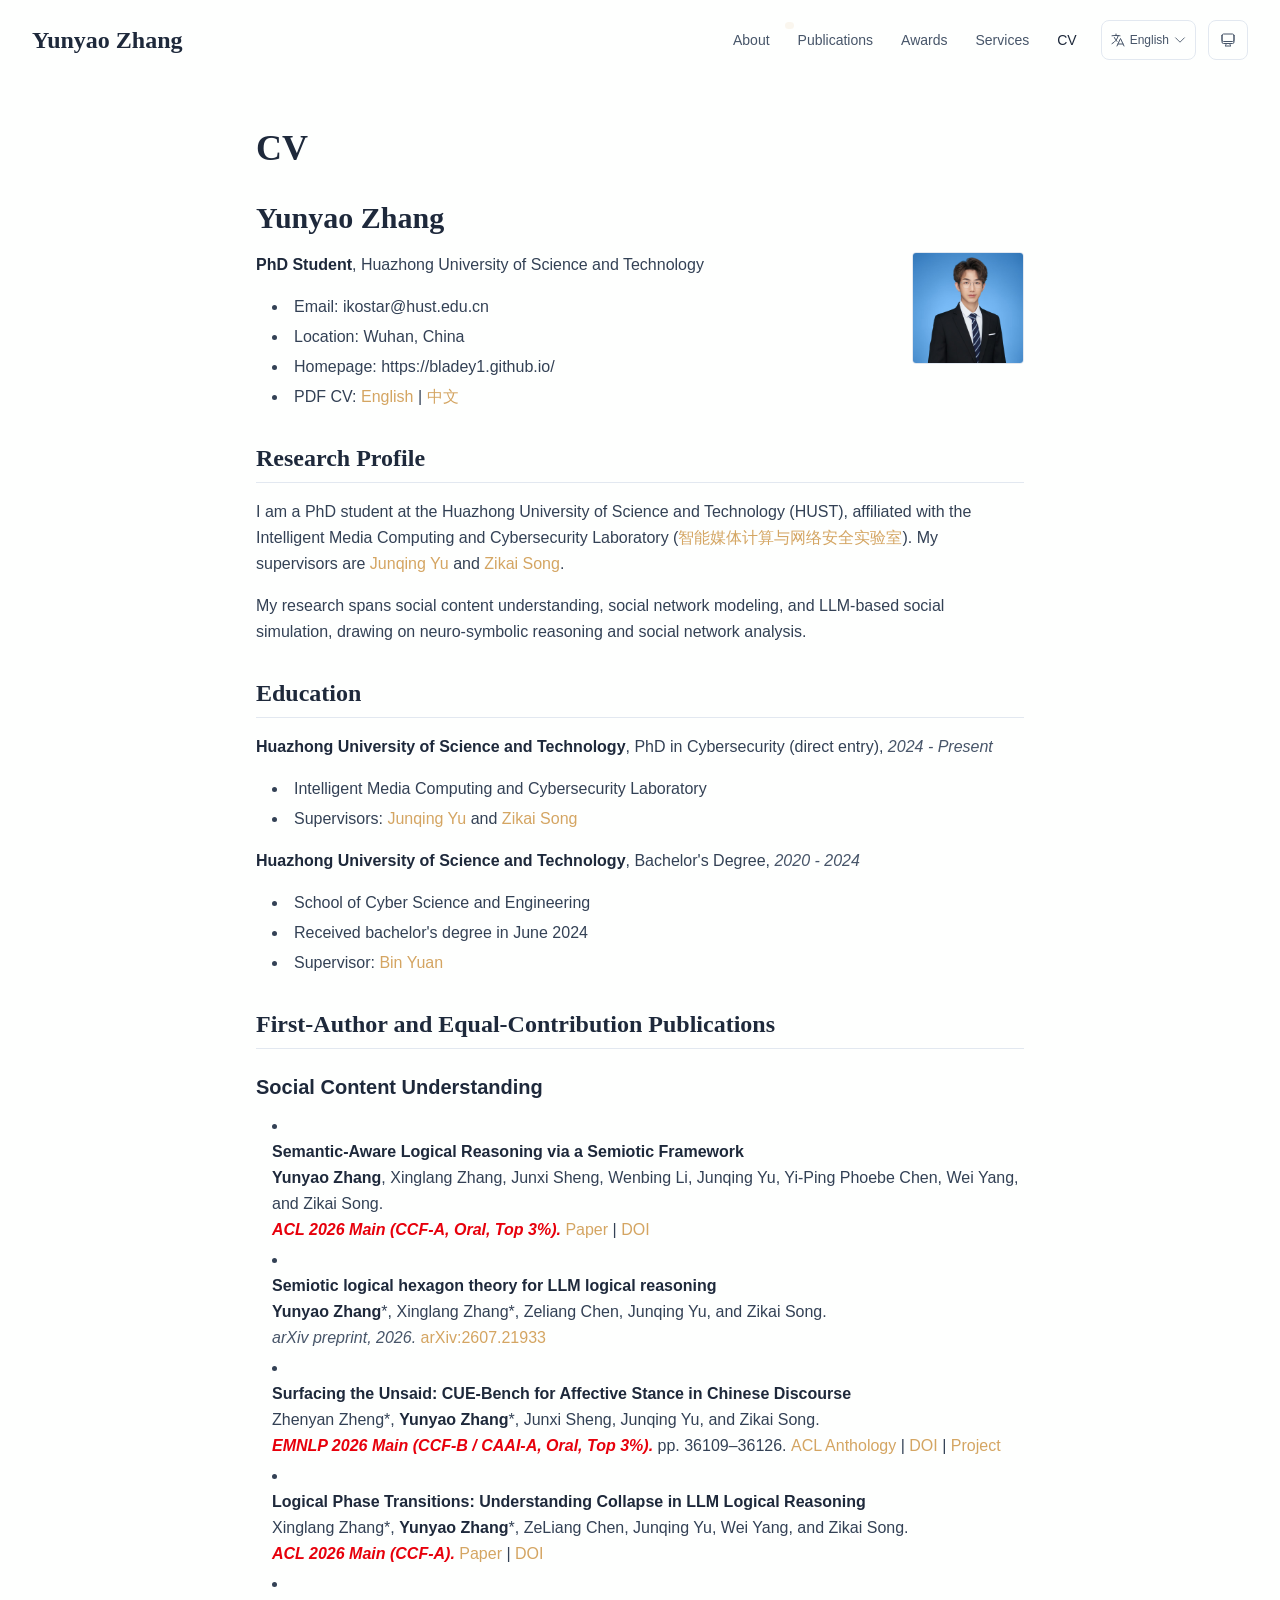
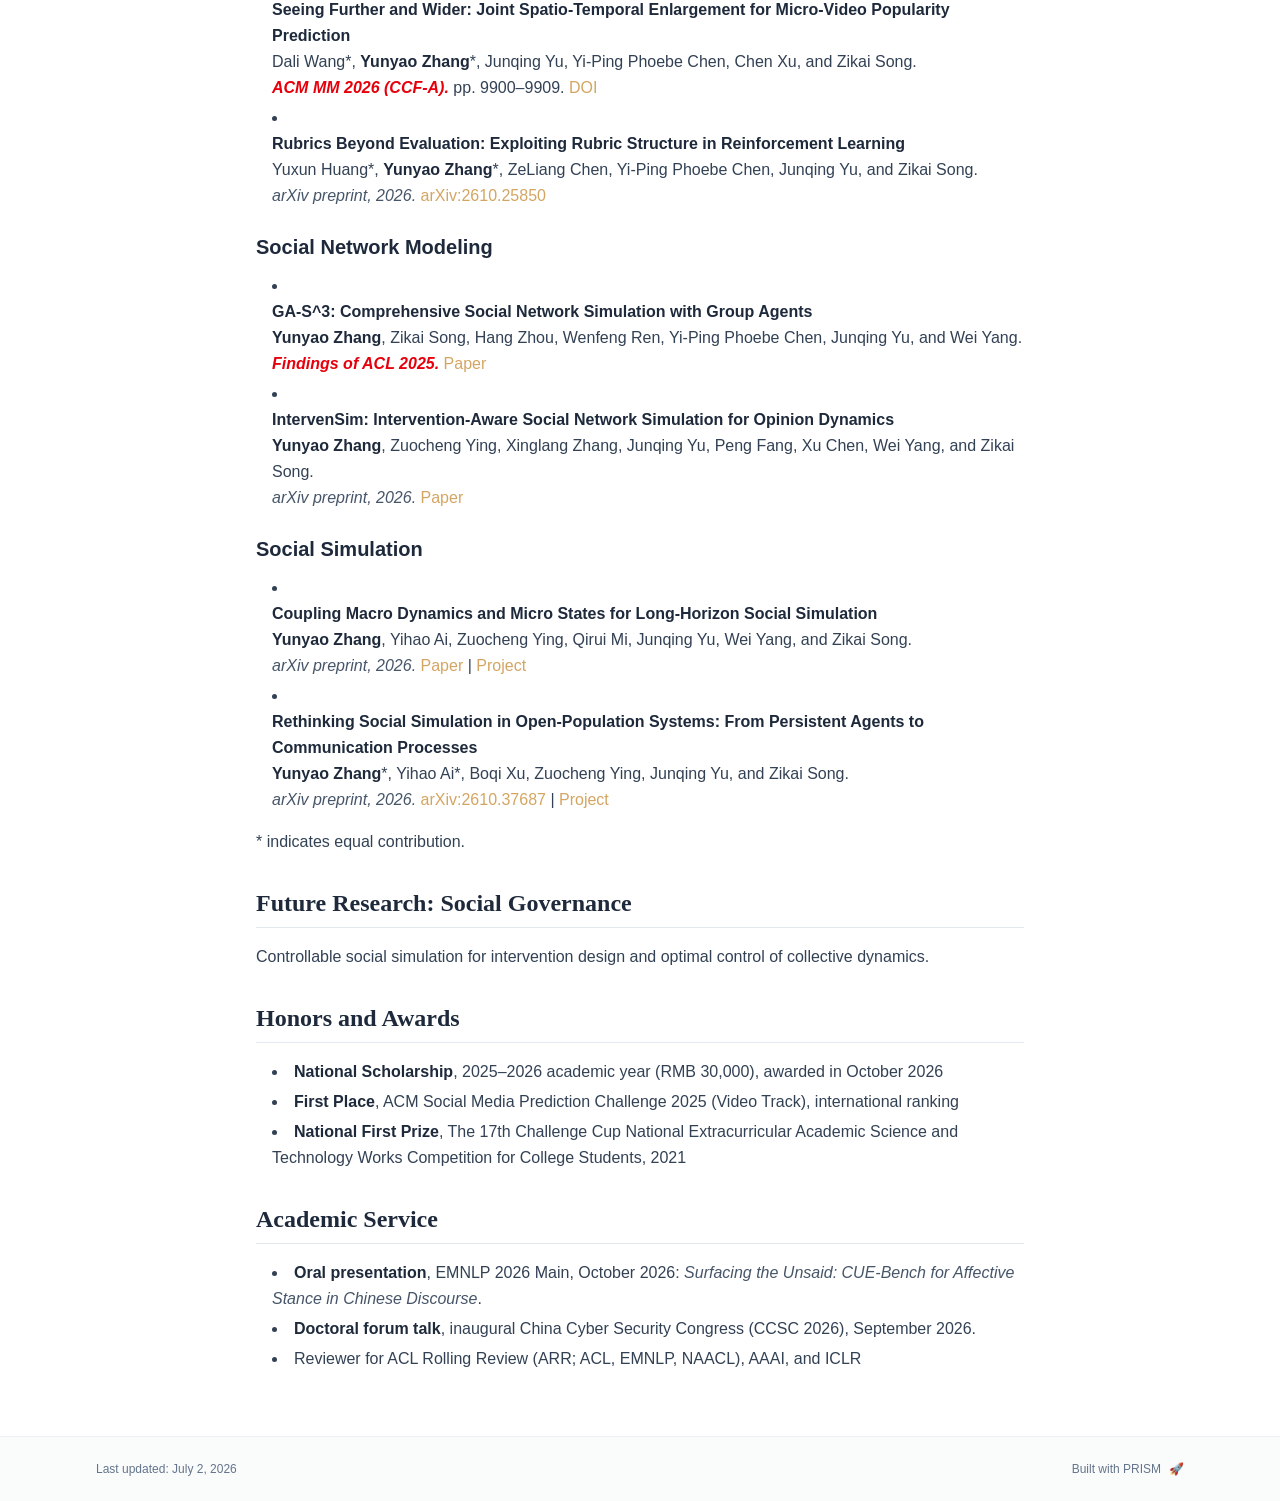
<file: cv/index.html>
<!DOCTYPE html><html lang="en" class="scroll-smooth"><head><meta charSet="utf-8"/><meta name="viewport" content="width=device-width, initial-scale=1"/><link rel="stylesheet" href="/_next/static/css/0fc8fcd949848625.css" data-precedence="next"/><link rel="preload" as="script" fetchPriority="low" href="/_next/static/chunks/webpack-679b75d1c4c2027c.js"/><script src="/_next/static/chunks/4bd1b696-70b6d399998de86a.js" async=""></script><script src="/_next/static/chunks/684-5aaa8290a129f299.js" async=""></script><script src="/_next/static/chunks/main-app-fe39dfb6bea1329b.js" async=""></script><script src="/_next/static/chunks/461-a9a5d7b05a71d978.js" async=""></script><script src="/_next/static/chunks/874-6cc630662f3664af.js" async=""></script><script src="/_next/static/chunks/291-e39730cc9327e39b.js" async=""></script><script src="/_next/static/chunks/app/layout-7bf61e12a4ad59d6.js" async=""></script><script src="/_next/static/chunks/178-595a94b9af1e67b5.js" async=""></script><script src="/_next/static/chunks/325-6c31068943ad7ac3.js" async=""></script><script src="/_next/static/chunks/app/%5Bslug%5D/page-a5dc32ef2c9a8a50.js" async=""></script><link rel="icon" href="/favicon.svg" type="image/svg+xml"/><link rel="dns-prefetch" href="https://jialeliu.com"/><link rel="preconnect" href="https://jialeliu.com" crossorigin=""/><link rel="preload" as="font" type="font/woff2" href="https://jialeliu.com/fonts/georgiab.woff2" crossorigin=""/><script>
              try {
                const theme = localStorage.getItem('theme-storage');
                const parsed = theme ? JSON.parse(theme) : null;
                const setting = parsed?.state?.theme || 'system';
                const prefersDark = typeof window !== 'undefined' && window.matchMedia && window.matchMedia('(prefers-color-scheme: dark)').matches;
                const effective = setting === 'dark' ? 'dark' : (setting === 'light' ? 'light' : (prefersDark ? 'dark' : 'light'));
                var root = document.documentElement;
                root.classList.add(effective);
                root.setAttribute('data-theme', effective);
              } catch (e) {
                var root = document.documentElement;
                root.classList.add('light');
                root.setAttribute('data-theme', 'light');
              }
            </script><script>
    try {
      const cfg = {"enabled":true,"locales":["zh","en"],"defaultLocale":"en","mode":"auto","fixedLocale":"en","persist":false,"switcher":true,"labels":{"zh":"中文","en":"English"}};
      const storageKey = 'locale-storage';
      const normalize = (value) => typeof value === 'string' ? value.trim().replace('_', '-').toLowerCase() : '';
      const matchLocale = (candidate) => {
        const normalized = normalize(candidate);
        if (!normalized) return null;
        if (cfg.locales.includes(normalized)) return normalized;
        const language = normalized.split('-')[0];
        if (cfg.locales.includes(language)) return language;
        return null;
      };

      let resolved = null;

      if (cfg.persist) {
        resolved = matchLocale(localStorage.getItem(storageKey));
      }

      if (!resolved) {
        if (cfg.mode === 'fixed') {
          resolved = cfg.fixedLocale;
        } else {
          resolved = matchLocale(navigator.language);
        }
      }

      if (!resolved) {
        resolved = cfg.defaultLocale;
      }

      const root = document.documentElement;
      root.lang = resolved;
      root.setAttribute('data-locale', resolved);

      if (cfg.persist) {
        localStorage.setItem(storageKey, resolved);
      }
    } catch (e) {
      const root = document.documentElement;
      root.lang = 'en';
      root.setAttribute('data-locale', 'en');
    }
  </script><title>CV | Yunyao Zhang</title><meta name="author" content="Yunyao Zhang"/><meta name="keywords" content="Yunyao Zhang,PhD,Research,Huazhong University of Science and Technology"/><meta name="creator" content="Yunyao Zhang"/><meta name="publisher" content="Yunyao Zhang"/><meta property="og:title" content="Yunyao Zhang"/><meta property="og:description" content="PhD Candidate at Huazhong University of Science and Technology."/><meta property="og:site_name" content="Yunyao Zhang&#x27;s Academic Website"/><meta property="og:locale" content="en_US"/><meta property="og:type" content="website"/><meta name="twitter:card" content="summary"/><meta name="twitter:title" content="Yunyao Zhang"/><meta name="twitter:description" content="PhD Candidate at Huazhong University of Science and Technology."/><link rel="icon" href="/favicon.svg"/><script>document.querySelectorAll('body link[rel="icon"], body link[rel="apple-touch-icon"]').forEach(el => document.head.appendChild(el))</script><script src="/_next/static/chunks/polyfills-42372ed130431b0a.js" noModule=""></script></head><body class="font-sans antialiased"><div style="visibility:hidden"><nav class="fixed top-0 left-0 right-0 z-50" data-headlessui-state=""><div class="transition-all duration-300 ease-out bg-transparent" style="transform:translateY(-100px)"><div class="max-w-7xl mx-auto px-4 sm:px-6 lg:px-8"><div class="flex justify-between items-center h-16 lg:h-20"><div class="flex-shrink-0" tabindex="0"><a class="text-xl lg:text-2xl font-serif font-semibold text-primary hover:text-accent transition-colors duration-200" href="/">Yunyao Zhang</a></div><div class="hidden lg:block"><div class="ml-10 flex items-center space-x-3"><div class="relative flex items-baseline space-x-1"><a data-nav-href="/" class="relative px-3 py-2 text-sm font-medium rounded-lg transition-colors duration-150 text-neutral-600" href="/">About</a><a data-nav-href="/publications" class="relative px-3 py-2 text-sm font-medium rounded-lg transition-colors duration-150 text-neutral-600" href="/publications/">Publications</a><a data-nav-href="/awards" class="relative px-3 py-2 text-sm font-medium rounded-lg transition-colors duration-150 text-neutral-600" href="/awards/">Awards</a><a data-nav-href="/services" class="relative px-3 py-2 text-sm font-medium rounded-lg transition-colors duration-150 text-neutral-600" href="/services/">Services</a><a data-nav-href="/cv" class="relative px-3 py-2 text-sm font-medium rounded-lg transition-colors duration-150 text-primary" href="/cv/">CV</a></div><div class="flex items-center justify-center w-14 h-10 rounded-lg border border-neutral-200 dark:border-[rgba(148,163,184,0.24)] bg-background dark:bg-neutral-800"><div class="w-6 h-4 rounded bg-neutral-300 animate-pulse"></div></div><div class="flex items-center justify-center w-10 h-10 rounded-lg border border-neutral-200 dark:border-[rgba(148,163,184,0.24)] bg-background dark:bg-neutral-800"><div class="w-4 h-4 rounded-full bg-neutral-300 animate-pulse"></div></div></div></div><div class="lg:hidden flex items-center space-x-2"><div class="flex items-center justify-center w-14 h-10 rounded-lg border border-neutral-200 dark:border-[rgba(148,163,184,0.24)] bg-background dark:bg-neutral-800"><div class="w-6 h-4 rounded bg-neutral-300 animate-pulse"></div></div><div class="flex items-center justify-center w-10 h-10 rounded-lg border border-neutral-200 dark:border-[rgba(148,163,184,0.24)] bg-background dark:bg-neutral-800"><div class="w-4 h-4 rounded-full bg-neutral-300 animate-pulse"></div></div><button class="inline-flex items-center justify-center p-2 rounded-md text-neutral-600 hover:text-primary hover:bg-neutral-100 dark:hover:bg-neutral-800 focus:outline-none focus:ring-2 focus:ring-inset focus:ring-accent transition-colors duration-200" id="headlessui-disclosure-button-«R7pdb»" type="button" aria-expanded="false" data-headlessui-state=""><span class="sr-only">Open main menu</span><div><svg xmlns="http://www.w3.org/2000/svg" fill="none" viewBox="0 0 24 24" stroke-width="1.5" stroke="currentColor" aria-hidden="true" data-slot="icon" class="block h-6 w-6"><path stroke-linecap="round" stroke-linejoin="round" d="M3.75 6.75h16.5M3.75 12h16.5m-16.5 5.25h16.5"></path></svg></div></button></div></div></div></div></nav><main class="min-h-screen pt-16 lg:pt-20"><div class="max-w-4xl mx-auto px-4 sm:px-6 lg:px-8 py-12"><div class="max-w-3xl mx-auto" style="opacity:0;transform:translateY(20px)"><h1 class="text-4xl font-serif font-bold text-primary mb-4">CV</h1><div class="text-neutral-700 dark:text-neutral-600 leading-relaxed"><h1 class="text-3xl font-serif font-bold text-primary mt-8 mb-4">Yunyao Zhang</h1>
<p class="mb-4 last:mb-0"><img alt="Yunyao Zhang" loading="lazy" width="112" height="112" decoding="async" data-nimg="1" class="float-right ml-6 mb-4 h-28 w-28 rounded object-cover border border-neutral-200 dark:border-neutral-800" style="color:transparent" src="/b.jpg"/></p>
<p class="mb-4 last:mb-0"><strong class="font-semibold text-primary">PhD Student</strong>, Huazhong University of Science and Technology</p>
<ul class="list-disc list-inside mb-4 space-y-1 ml-4">
<li class="mb-1">Email: ikostar@hust.edu.cn</li>
<li class="mb-1">Location: Wuhan, China</li>
<li class="mb-1">Homepage: https://bladey1.github.io/</li>
<li class="mb-1">PDF CV: <a href="/cv/cv-en.pdf" node="[object Object]" target="_blank" rel="noopener noreferrer" class="text-accent font-medium transition-all duration-200 rounded hover:bg-accent/10 hover:shadow-sm">English</a> | <a href="/cv/cv-zh.pdf" node="[object Object]" target="_blank" rel="noopener noreferrer" class="text-accent font-medium transition-all duration-200 rounded hover:bg-accent/10 hover:shadow-sm">中文</a></li>
</ul>
<h2 class="text-2xl font-serif font-bold text-primary mt-8 mb-4 border-b border-neutral-200 dark:border-neutral-800 pb-2">Research Profile</h2>
<p class="mb-4 last:mb-0">I am a PhD student at the Huazhong University of Science and Technology (HUST), affiliated with the Intelligent Media Computing and Cybersecurity Laboratory (<a href="https://media.hust.edu.cn/" node="[object Object]" target="_blank" rel="noopener noreferrer" class="text-accent font-medium transition-all duration-200 rounded hover:bg-accent/10 hover:shadow-sm">智能媒体计算与网络安全实验室</a>). My supervisors are <a href="https://scholar.google.com/citations?user=_UjqBfcAAAAJ&amp;hl=zh-CN" node="[object Object]" target="_blank" rel="noopener noreferrer" class="text-accent font-medium transition-all duration-200 rounded hover:bg-accent/10 hover:shadow-sm">Junqing Yu</a> and <a href="https://skyesong38.github.io/" node="[object Object]" target="_blank" rel="noopener noreferrer" class="text-accent font-medium transition-all duration-200 rounded hover:bg-accent/10 hover:shadow-sm">Zikai Song</a>.</p>
<p class="mb-4 last:mb-0">My research spans social content understanding, social network modeling, and LLM-based social simulation, drawing on neuro-symbolic reasoning and social network analysis.</p>
<h2 class="text-2xl font-serif font-bold text-primary mt-8 mb-4 border-b border-neutral-200 dark:border-neutral-800 pb-2">Education</h2>
<p class="mb-4 last:mb-0"><strong class="font-semibold text-primary">Huazhong University of Science and Technology</strong>, PhD in Cybersecurity (direct entry), <em class="italic text-neutral-600 dark:text-neutral-500">2024 - Present</em></p>
<ul class="list-disc list-inside mb-4 space-y-1 ml-4">
<li class="mb-1">Intelligent Media Computing and Cybersecurity Laboratory</li>
<li class="mb-1">Supervisors: <a href="https://scholar.google.com/citations?user=_UjqBfcAAAAJ&amp;hl=zh-CN" node="[object Object]" target="_blank" rel="noopener noreferrer" class="text-accent font-medium transition-all duration-200 rounded hover:bg-accent/10 hover:shadow-sm">Junqing Yu</a> and <a href="https://skyesong38.github.io/" node="[object Object]" target="_blank" rel="noopener noreferrer" class="text-accent font-medium transition-all duration-200 rounded hover:bg-accent/10 hover:shadow-sm">Zikai Song</a></li>
</ul>
<p class="mb-4 last:mb-0"><strong class="font-semibold text-primary">Huazhong University of Science and Technology</strong>, Bachelor&#x27;s Degree, <em class="italic text-neutral-600 dark:text-neutral-500">2020 - 2024</em></p>
<ul class="list-disc list-inside mb-4 space-y-1 ml-4">
<li class="mb-1">School of Cyber Science and Engineering</li>
<li class="mb-1">Received bachelor&#x27;s degree in June 2024</li>
<li class="mb-1">Supervisor: <a href="https://scholar.google.com/citations?hl=zh-CN&amp;user=Tj3yBksAAAAJ&amp;view_op=list_works&amp;sortby=pubdate" node="[object Object]" target="_blank" rel="noopener noreferrer" class="text-accent font-medium transition-all duration-200 rounded hover:bg-accent/10 hover:shadow-sm">Bin Yuan</a></li>
</ul>
<h2 class="text-2xl font-serif font-bold text-primary mt-8 mb-4 border-b border-neutral-200 dark:border-neutral-800 pb-2">First-Author and Equal-Contribution Publications</h2>
<h3 class="text-xl font-semibold text-primary mt-6 mb-3">Social Content Understanding</h3>
<ul class="list-disc list-inside mb-4 space-y-1 ml-4">
<li class="mb-1">
<p class="mb-4 last:mb-0"><strong class="font-semibold text-primary">Semantic-Aware Logical Reasoning via a Semiotic Framework</strong><br/>
<strong class="font-semibold text-primary">Yunyao Zhang</strong>, Xinglang Zhang, Junxi Sheng, Wenbing Li, Junqing Yu, Yi-Ping Phoebe Chen, Wei Yang, and Zikai Song.<br/>
<em class="italic font-semibold text-red-600 dark:text-red-400">ACL 2026 Main (CCF-A, Oral, Top 3%).</em> <a href="https://aclanthology.org/2026.acl-long.835/" node="[object Object]" target="_blank" rel="noopener noreferrer" class="text-accent font-medium transition-all duration-200 rounded hover:bg-accent/10 hover:shadow-sm">Paper</a> | <a href="https://doi.org/10.18653/v1/2026.acl-long.835" node="[object Object]" target="_blank" rel="noopener noreferrer" class="text-accent font-medium transition-all duration-200 rounded hover:bg-accent/10 hover:shadow-sm">DOI</a></p>
</li>
<li class="mb-1">
<p class="mb-4 last:mb-0"><strong class="font-semibold text-primary">Semiotic logical hexagon theory for LLM logical reasoning</strong><br/>
<strong class="font-semibold text-primary">Yunyao Zhang</strong>*, Xinglang Zhang*, Zeliang Chen, Junqing Yu, and Zikai Song.<br/>
<em class="italic text-neutral-600 dark:text-neutral-500">arXiv preprint, 2026.</em> <a href="https://arxiv.org/abs/2607.21933" node="[object Object]" target="_blank" rel="noopener noreferrer" class="text-accent font-medium transition-all duration-200 rounded hover:bg-accent/10 hover:shadow-sm">arXiv:2607.21933</a></p>
</li>
<li class="mb-1">
<p class="mb-4 last:mb-0"><strong class="font-semibold text-primary">Surfacing the Unsaid: CUE-Bench for Affective Stance in Chinese Discourse</strong><br/>
<!-- -->Zhenyan Zheng*, <strong class="font-semibold text-primary">Yunyao Zhang</strong>*, Junxi Sheng, Junqing Yu, and Zikai Song.<br/>
<em class="italic font-semibold text-red-600 dark:text-red-400">EMNLP 2026 Main (CCF-B / CAAI-A, Oral, Top 3%).</em> pp. 36109–36126. <a href="https://aclanthology.org/2026.emnlp-main.1588/" node="[object Object]" target="_blank" rel="noopener noreferrer" class="text-accent font-medium transition-all duration-200 rounded hover:bg-accent/10 hover:shadow-sm">ACL Anthology</a> | <a href="https://doi.org/10.18653/2026.emnlp-main.1588" node="[object Object]" target="_blank" rel="noopener noreferrer" class="text-accent font-medium transition-all duration-200 rounded hover:bg-accent/10 hover:shadow-sm">DOI</a> | <a href="https://ai4ss.github.io/CUE-Bench/" node="[object Object]" target="_blank" rel="noopener noreferrer" class="text-accent font-medium transition-all duration-200 rounded hover:bg-accent/10 hover:shadow-sm">Project</a></p>
</li>
<li class="mb-1">
<p class="mb-4 last:mb-0"><strong class="font-semibold text-primary">Logical Phase Transitions: Understanding Collapse in LLM Logical Reasoning</strong><br/>
<!-- -->Xinglang Zhang*, <strong class="font-semibold text-primary">Yunyao Zhang</strong>*, ZeLiang Chen, Junqing Yu, Wei Yang, and Zikai Song.<br/>
<em class="italic font-semibold text-red-600 dark:text-red-400">ACL 2026 Main (CCF-A).</em> <a href="https://aclanthology.org/2026.acl-long.858/" node="[object Object]" target="_blank" rel="noopener noreferrer" class="text-accent font-medium transition-all duration-200 rounded hover:bg-accent/10 hover:shadow-sm">Paper</a> | <a href="https://doi.org/10.18653/v1/2026.acl-long.858" node="[object Object]" target="_blank" rel="noopener noreferrer" class="text-accent font-medium transition-all duration-200 rounded hover:bg-accent/10 hover:shadow-sm">DOI</a></p>
</li>
<li class="mb-1">
<p class="mb-4 last:mb-0"><strong class="font-semibold text-primary">Seeing Further and Wider: Joint Spatio-Temporal Enlargement for Micro-Video Popularity Prediction</strong><br/>
<!-- -->Dali Wang*, <strong class="font-semibold text-primary">Yunyao Zhang</strong>*, Junqing Yu, Yi-Ping Phoebe Chen, Chen Xu, and Zikai Song.<br/>
<em class="italic font-semibold text-red-600 dark:text-red-400">ACM MM 2026 (CCF-A).</em> pp. 9900–9909. <a href="https://doi.org/10.1145/3767308.3835368" node="[object Object]" target="_blank" rel="noopener noreferrer" class="text-accent font-medium transition-all duration-200 rounded hover:bg-accent/10 hover:shadow-sm">DOI</a></p>
</li>
<li class="mb-1">
<p class="mb-4 last:mb-0"><strong class="font-semibold text-primary">Rubrics Beyond Evaluation: Exploiting Rubric Structure in Reinforcement Learning</strong><br/>
<!-- -->Yuxun Huang*, <strong class="font-semibold text-primary">Yunyao Zhang</strong>*, ZeLiang Chen, Yi-Ping Phoebe Chen, Junqing Yu, and Zikai Song.<br/>
<em class="italic text-neutral-600 dark:text-neutral-500">arXiv preprint, 2026.</em> <a href="https://arxiv.org/abs/2610.25850" node="[object Object]" target="_blank" rel="noopener noreferrer" class="text-accent font-medium transition-all duration-200 rounded hover:bg-accent/10 hover:shadow-sm">arXiv:2610.25850</a></p>
</li>
</ul>
<h3 class="text-xl font-semibold text-primary mt-6 mb-3">Social Network Modeling</h3>
<ul class="list-disc list-inside mb-4 space-y-1 ml-4">
<li class="mb-1">
<p class="mb-4 last:mb-0"><strong class="font-semibold text-primary">GA-S^3: Comprehensive Social Network Simulation with Group Agents</strong><br/>
<strong class="font-semibold text-primary">Yunyao Zhang</strong>, Zikai Song, Hang Zhou, Wenfeng Ren, Yi-Ping Phoebe Chen, Junqing Yu, and Wei Yang.<br/>
<em class="italic font-semibold text-red-600 dark:text-red-400">Findings of ACL 2025.</em> <a href="https://aclanthology.org/2025.findings-acl.468/" node="[object Object]" target="_blank" rel="noopener noreferrer" class="text-accent font-medium transition-all duration-200 rounded hover:bg-accent/10 hover:shadow-sm">Paper</a></p>
</li>
<li class="mb-1">
<p class="mb-4 last:mb-0"><strong class="font-semibold text-primary">IntervenSim: Intervention-Aware Social Network Simulation for Opinion Dynamics</strong><br/>
<strong class="font-semibold text-primary">Yunyao Zhang</strong>, Zuocheng Ying, Xinglang Zhang, Junqing Yu, Peng Fang, Xu Chen, Wei Yang, and Zikai Song.<br/>
<em class="italic text-neutral-600 dark:text-neutral-500">arXiv preprint, 2026.</em> <a href="https://arxiv.org/abs/2604.06600" node="[object Object]" target="_blank" rel="noopener noreferrer" class="text-accent font-medium transition-all duration-200 rounded hover:bg-accent/10 hover:shadow-sm">Paper</a></p>
</li>
</ul>
<h3 class="text-xl font-semibold text-primary mt-6 mb-3">Social Simulation</h3>
<ul class="list-disc list-inside mb-4 space-y-1 ml-4">
<li class="mb-1">
<p class="mb-4 last:mb-0"><strong class="font-semibold text-primary">Coupling Macro Dynamics and Micro States for Long-Horizon Social Simulation</strong><br/>
<strong class="font-semibold text-primary">Yunyao Zhang</strong>, Yihao Ai, Zuocheng Ying, Qirui Mi, Junqing Yu, Wei Yang, and Zikai Song.<br/>
<em class="italic text-neutral-600 dark:text-neutral-500">arXiv preprint, 2026.</em> <a href="https://arxiv.org/abs/2604.05516" node="[object Object]" target="_blank" rel="noopener noreferrer" class="text-accent font-medium transition-all duration-200 rounded hover:bg-accent/10 hover:shadow-sm">Paper</a> | <a href="https://ai4ss.github.io/M2Sim/" node="[object Object]" target="_blank" rel="noopener noreferrer" class="text-accent font-medium transition-all duration-200 rounded hover:bg-accent/10 hover:shadow-sm">Project</a></p>
</li>
<li class="mb-1">
<p class="mb-4 last:mb-0"><strong class="font-semibold text-primary">Rethinking Social Simulation in Open-Population Systems: From Persistent Agents to Communication Processes</strong><br/>
<strong class="font-semibold text-primary">Yunyao Zhang</strong>*, Yihao Ai*, Boqi Xu, Zuocheng Ying, Junqing Yu, and Zikai Song.<br/>
<em class="italic text-neutral-600 dark:text-neutral-500">arXiv preprint, 2026.</em> <a href="https://arxiv.org/abs/2610.37687" node="[object Object]" target="_blank" rel="noopener noreferrer" class="text-accent font-medium transition-all duration-200 rounded hover:bg-accent/10 hover:shadow-sm">arXiv:2610.37687</a> | <a href="https://ai4ss.github.io/OpenSim/" node="[object Object]" target="_blank" rel="noopener noreferrer" class="text-accent font-medium transition-all duration-200 rounded hover:bg-accent/10 hover:shadow-sm">Project</a></p>
</li>
</ul>
<p class="mb-4 last:mb-0">* indicates equal contribution.</p>
<h2 class="text-2xl font-serif font-bold text-primary mt-8 mb-4 border-b border-neutral-200 dark:border-neutral-800 pb-2">Future Research: Social Governance</h2>
<p class="mb-4 last:mb-0">Controllable social simulation for intervention design and optimal control of collective dynamics.</p>
<h2 class="text-2xl font-serif font-bold text-primary mt-8 mb-4 border-b border-neutral-200 dark:border-neutral-800 pb-2">Honors and Awards</h2>
<ul class="list-disc list-inside mb-4 space-y-1 ml-4">
<li class="mb-1"><strong class="font-semibold text-primary">National Scholarship</strong>, 2025–2026 academic year (RMB 30,000), awarded in October 2026</li>
<li class="mb-1"><strong class="font-semibold text-primary">First Place</strong>, ACM Social Media Prediction Challenge 2025 (Video Track), international ranking</li>
<li class="mb-1"><strong class="font-semibold text-primary">National First Prize</strong>, The 17th Challenge Cup National Extracurricular Academic Science and Technology Works Competition for College Students, 2021</li>
</ul>
<h2 class="text-2xl font-serif font-bold text-primary mt-8 mb-4 border-b border-neutral-200 dark:border-neutral-800 pb-2">Academic Service</h2>
<ul class="list-disc list-inside mb-4 space-y-1 ml-4">
<li class="mb-1"><strong class="font-semibold text-primary">Oral presentation</strong>, EMNLP 2026 Main, October 2026: <em class="italic text-neutral-600 dark:text-neutral-500">Surfacing the Unsaid: CUE-Bench for Affective Stance in Chinese Discourse</em>.</li>
<li class="mb-1"><strong class="font-semibold text-primary">Doctoral forum talk</strong>, inaugural China Cyber Security Congress (CCSC 2026), September 2026.</li>
<li class="mb-1">Reviewer for ACL Rolling Review (ARR; ACL, EMNLP, NAACL), AAAI, and ICLR</li>
</ul></div></div></div><!--$--><!--/$--><!--$--><!--/$--></main><footer class="border-t border-neutral-200/50 bg-neutral-50/50 dark:bg-neutral-900/50 dark:border-neutral-700/50"><div class="max-w-6xl mx-auto px-4 sm:px-6 lg:px-8 py-6"><div class="flex flex-col sm:flex-row justify-between items-center gap-2"><p class="text-xs text-neutral-500">Last updated<!-- -->: <!-- -->July 2, 2026</p><p class="text-xs text-neutral-500 flex items-center"><a href="https://github.com/xyjoey/PRISM" target="_blank" rel="noopener noreferrer">Built with PRISM</a><span class="ml-2">🚀</span></p></div></div></footer></div><script src="/_next/static/chunks/webpack-679b75d1c4c2027c.js" async=""></script><script>(self.__next_f=self.__next_f||[]).push([0])</script><script>self.__next_f.push([1,"1:\"$Sreact.fragment\"\n3:I[3719,[\"461\",\"static/chunks/461-a9a5d7b05a71d978.js\",\"874\",\"static/chunks/874-6cc630662f3664af.js\",\"291\",\"static/chunks/291-e39730cc9327e39b.js\",\"177\",\"static/chunks/app/layout-7bf61e12a4ad59d6.js\"],\"ThemeProvider\"]\n4:I[310,[\"461\",\"static/chunks/461-a9a5d7b05a71d978.js\",\"874\",\"static/chunks/874-6cc630662f3664af.js\",\"291\",\"static/chunks/291-e39730cc9327e39b.js\",\"177\",\"static/chunks/app/layout-7bf61e12a4ad59d6.js\"],\"LocaleProvider\"]\n5:I[4574,[\"461\",\"static/chunks/461-a9a5d7b05a71d978.js\",\"874\",\"static/chunks/874-6cc630662f3664af.js\",\"291\",\"static/chunks/291-e39730cc9327e39b.js\",\"177\",\"static/chunks/app/layout-7bf61e12a4ad59d6.js\"],\"default\"]\n6:I[7555,[],\"\"]\n7:I[1295,[],\"\"]\n8:I[2548,[\"461\",\"static/chunks/461-a9a5d7b05a71d978.js\",\"874\",\"static/chunks/874-6cc630662f3664af.js\",\"291\",\"static/chunks/291-e39730cc9327e39b.js\",\"177\",\"static/chunks/app/layout-7bf61e12a4ad59d6.js\"],\"default\"]\na:I[9665,[],\"MetadataBoundary\"]\nc:I[9665,[],\"OutletBoundary\"]\nf:I[4911,[],\"AsyncMetadataOutlet\"]\n11:I[9665,[],\"ViewportBoundary\"]\n13:I[6614,[],\"\"]\n:HL[\"/_next/static/css/0fc8fcd949848625.css\",\"style\"]\n2:T591,\n    try {\n      const cfg = {\"enabled\":true,\"locales\":[\"zh\",\"en\"],\"defaultLocale\":\"en\",\"mode\":\"auto\",\"fixedLocale\":\"en\",\"persist\":false,\"switcher\":true,\"labels\":{\"zh\":\"中文\",\"en\":\"English\"}};\n      const storageKey = 'locale-storage';\n      const normalize = (value) =\u003e typeof value === 'string' ? value.trim().replace('_', '-').toLowerCase() : '';\n      const matchLocale = (candidate) =\u003e {\n        const normalized = normalize(candidate);\n        if (!normalized) return null;\n        if (cfg.locales.includes(normalized)) return normalized;\n        const language = normalized.split('-')[0];\n        if (cfg.locales.includes(language)) return language;\n        return null;\n      };\n\n      let resolved = null;\n\n      if (cfg.persist) {\n        resolved = matchLocale(localStorage.getItem(storageKey));\n      }\n\n      if (!resolved) {\n        if (cfg.mode === 'fixed') {\n          resolved = cfg.fixedLocale;\n        "])</script><script>self.__next_f.push([1,"} else {\n          resolved = matchLocale(navigator.language);\n        }\n      }\n\n      if (!resolved) {\n        resolved = cfg.defaultLocale;\n      }\n\n      const root = document.documentElement;\n      root.lang = resolved;\n      root.setAttribute('data-locale', resolved);\n\n      if (cfg.persist) {\n        localStorage.setItem(storageKey, resolved);\n      }\n    } catch (e) {\n      const root = document.documentElement;\n      root.lang = 'en';\n      root.setAttribute('data-locale', 'en');\n    }\n  "])</script><script>self.__next_f.push([1,"0:{\"P\":null,\"b\":\"p8V5a0UI96B5BmyBYPqaf\",\"p\":\"\",\"c\":[\"\",\"cv\",\"\"],\"i\":false,\"f\":[[[\"\",{\"children\":[[\"slug\",\"cv\",\"d\"],{\"children\":[\"__PAGE__\",{}]}]},\"$undefined\",\"$undefined\",true],[\"\",[\"$\",\"$1\",\"c\",{\"children\":[[[\"$\",\"link\",\"0\",{\"rel\":\"stylesheet\",\"href\":\"/_next/static/css/0fc8fcd949848625.css\",\"precedence\":\"next\",\"crossOrigin\":\"$undefined\",\"nonce\":\"$undefined\"}]],[\"$\",\"html\",null,{\"lang\":\"en\",\"className\":\"scroll-smooth\",\"suppressHydrationWarning\":true,\"children\":[[\"$\",\"head\",null,{\"children\":[[\"$\",\"link\",null,{\"rel\":\"icon\",\"href\":\"/favicon.svg\",\"type\":\"image/svg+xml\"}],[\"$\",\"link\",null,{\"rel\":\"dns-prefetch\",\"href\":\"https://jialeliu.com\"}],[\"$\",\"link\",null,{\"rel\":\"preconnect\",\"href\":\"https://jialeliu.com\",\"crossOrigin\":\"\"}],[\"$\",\"link\",null,{\"rel\":\"preload\",\"as\":\"font\",\"type\":\"font/woff2\",\"href\":\"https://jialeliu.com/fonts/georgiab.woff2\",\"crossOrigin\":\"\"}],[\"$\",\"script\",null,{\"dangerouslySetInnerHTML\":{\"__html\":\"\\n              try {\\n                const theme = localStorage.getItem('theme-storage');\\n                const parsed = theme ? JSON.parse(theme) : null;\\n                const setting = parsed?.state?.theme || 'system';\\n                const prefersDark = typeof window !== 'undefined' \u0026\u0026 window.matchMedia \u0026\u0026 window.matchMedia('(prefers-color-scheme: dark)').matches;\\n                const effective = setting === 'dark' ? 'dark' : (setting === 'light' ? 'light' : (prefersDark ? 'dark' : 'light'));\\n                var root = document.documentElement;\\n                root.classList.add(effective);\\n                root.setAttribute('data-theme', effective);\\n              } catch (e) {\\n                var root = document.documentElement;\\n                root.classList.add('light');\\n                root.setAttribute('data-theme', 'light');\\n              }\\n            \"}}],[\"$\",\"script\",null,{\"dangerouslySetInnerHTML\":{\"__html\":\"$2\"}}]]}],[\"$\",\"body\",null,{\"className\":\"font-sans antialiased\",\"children\":[\"$\",\"$L3\",null,{\"children\":[\"$\",\"$L4\",null,{\"config\":{\"enabled\":true,\"locales\":[\"zh\",\"en\"],\"defaultLocale\":\"en\",\"mode\":\"auto\",\"fixedLocale\":\"en\",\"persist\":false,\"switcher\":true,\"labels\":{\"zh\":\"中文\",\"en\":\"English\"}},\"children\":[[\"$\",\"$L5\",null,{\"items\":[{\"title\":\"About\",\"type\":\"page\",\"target\":\"about\",\"href\":\"/\"},{\"title\":\"Publications\",\"type\":\"page\",\"target\":\"publications\",\"href\":\"/publications\"},{\"title\":\"Awards\",\"type\":\"page\",\"target\":\"awards\",\"href\":\"/awards\"},{\"title\":\"Services\",\"type\":\"page\",\"target\":\"services\",\"href\":\"/services\"},{\"title\":\"CV\",\"type\":\"page\",\"target\":\"cv\",\"href\":\"/cv\"}],\"siteTitle\":\"Yunyao Zhang\",\"enableOnePageMode\":false,\"i18n\":\"$0:f:0:1:1:props:children:1:props:children:1:props:children:props:children:props:config\",\"itemsByLocale\":{\"zh\":[{\"title\":\"关于我\",\"type\":\"page\",\"target\":\"about\",\"href\":\"/\"},{\"title\":\"论文\",\"type\":\"page\",\"target\":\"publications\",\"href\":\"/publications\"},{\"title\":\"奖项\",\"type\":\"page\",\"target\":\"awards\",\"href\":\"/awards\"},{\"title\":\"服务\",\"type\":\"page\",\"target\":\"services\",\"href\":\"/services\"},{\"title\":\"简历\",\"type\":\"page\",\"target\":\"cv\",\"href\":\"/cv\"}],\"en\":[{\"title\":\"About\",\"type\":\"page\",\"target\":\"about\",\"href\":\"/\"},{\"title\":\"Publications\",\"type\":\"page\",\"target\":\"publications\",\"href\":\"/publications\"},{\"title\":\"Awards\",\"type\":\"page\",\"target\":\"awards\",\"href\":\"/awards\"},{\"title\":\"Services\",\"type\":\"page\",\"target\":\"services\",\"href\":\"/services\"},{\"title\":\"CV\",\"type\":\"page\",\"target\":\"cv\",\"href\":\"/cv\"}]},\"siteTitleByLocale\":{\"zh\":\"张云耀\",\"en\":\"Yunyao Zhang\"}}],[\"$\",\"main\",null,{\"className\":\"min-h-screen pt-16 lg:pt-20\",\"children\":[\"$\",\"$L6\",null,{\"parallelRouterKey\":\"children\",\"error\":\"$undefined\",\"errorStyles\":\"$undefined\",\"errorScripts\":\"$undefined\",\"template\":[\"$\",\"$L7\",null,{}],\"templateStyles\":\"$undefined\",\"templateScripts\":\"$undefined\",\"notFound\":[[[\"$\",\"title\",null,{\"children\":\"404: This page could not be found.\"}],[\"$\",\"div\",null,{\"style\":{\"fontFamily\":\"system-ui,\\\"Segoe UI\\\",Roboto,Helvetica,Arial,sans-serif,\\\"Apple Color Emoji\\\",\\\"Segoe UI Emoji\\\"\",\"height\":\"100vh\",\"textAlign\":\"center\",\"display\":\"flex\",\"flexDirection\":\"column\",\"alignItems\":\"center\",\"justifyContent\":\"center\"},\"children\":[\"$\",\"div\",null,{\"children\":[[\"$\",\"style\",null,{\"dangerouslySetInnerHTML\":{\"__html\":\"body{color:#000;background:#fff;margin:0}.next-error-h1{border-right:1px solid rgba(0,0,0,.3)}@media (prefers-color-scheme:dark){body{color:#fff;background:#000}.next-error-h1{border-right:1px solid rgba(255,255,255,.3)}}\"}}],[\"$\",\"h1\",null,{\"className\":\"next-error-h1\",\"style\":{\"display\":\"inline-block\",\"margin\":\"0 20px 0 0\",\"padding\":\"0 23px 0 0\",\"fontSize\":24,\"fontWeight\":500,\"verticalAlign\":\"top\",\"lineHeight\":\"49px\"},\"children\":404}],[\"$\",\"div\",null,{\"style\":{\"display\":\"inline-block\"},\"children\":[\"$\",\"h2\",null,{\"style\":{\"fontSize\":14,\"fontWeight\":400,\"lineHeight\":\"49px\",\"margin\":0},\"children\":\"This page could not be found.\"}]}]]}]}]],[]],\"forbidden\":\"$undefined\",\"unauthorized\":\"$undefined\"}]}],[\"$\",\"$L8\",null,{\"lastUpdated\":\"July 2, 2026\",\"lastUpdatedByLocale\":{\"zh\":\"2026年7月2日\",\"en\":\"July 2, 2026\"},\"defaultLocale\":\"en\"}]]}]}]}]]}]]}],{\"children\":[[\"slug\",\"cv\",\"d\"],[\"$\",\"$1\",\"c\",{\"children\":[null,[\"$\",\"$L6\",null,{\"parallelRouterKey\":\"children\",\"error\":\"$undefined\",\"errorStyles\":\"$undefined\",\"errorScripts\":\"$undefined\",\"template\":[\"$\",\"$L7\",null,{}],\"templateStyles\":\"$undefined\",\"templateScripts\":\"$undefined\",\"notFound\":\"$undefined\",\"forbidden\":\"$undefined\",\"unauthorized\":\"$undefined\"}]]}],{\"children\":[\"__PAGE__\",[\"$\",\"$1\",\"c\",{\"children\":[\"$L9\",[\"$\",\"$La\",null,{\"children\":\"$Lb\"}],null,[\"$\",\"$Lc\",null,{\"children\":[\"$Ld\",\"$Le\",[\"$\",\"$Lf\",null,{\"promise\":\"$@10\"}]]}]]}],{},null,false]},null,false]},null,false],[\"$\",\"$1\",\"h\",{\"children\":[null,[\"$\",\"$1\",\"GC7Qo5VNipS_DquZv7Kcs\",{\"children\":[[\"$\",\"$L11\",null,{\"children\":\"$L12\"}],null]}],null]}],false]],\"m\":\"$undefined\",\"G\":[\"$13\",\"$undefined\"],\"s\":false,\"S\":true}\n"])</script><script>self.__next_f.push([1,"14:\"$Sreact.suspense\"\n15:I[4911,[],\"AsyncMetadata\"]\n17:I[2382,[\"461\",\"static/chunks/461-a9a5d7b05a71d978.js\",\"178\",\"static/chunks/178-595a94b9af1e67b5.js\",\"325\",\"static/chunks/325-6c31068943ad7ac3.js\",\"182\",\"static/chunks/app/%5Bslug%5D/page-a5dc32ef2c9a8a50.js\"],\"default\"]\nb:[\"$\",\"$14\",null,{\"fallback\":null,\"children\":[\"$\",\"$L15\",null,{\"promise\":\"$@16\"}]}]\n18:T143c,"])</script><script>self.__next_f.push([1,"# 张云耀\n\n![张云耀](/b.jpg)\n\n**博士生**，华中科技大学\n\n- 邮箱：ikostar@hust.edu.cn\n- 地点：中国武汉\n- 主页：https://bladey1.github.io/\n- PDF 简历：[中文](/cv/cv-zh.pdf) | [English](/cv/cv-en.pdf)\n\n## 研究简介\n\n我目前是华中科技大学博士研究生，隶属于华中科技大学智能媒体计算与网络安全实验室。我的导师是 [于俊清](https://scholar.google.com/citations?user=_UjqBfcAAAAJ\u0026hl=zh-CN) 和 [宋子恺](https://skyesong38.github.io/)。\n\n我的研究涵盖社交内容理解、社交网络建模与基于大语言模型的社会模拟，主要采用神经符号推理和社交网络分析方法。\n\n## 教育经历\n\n**华中科技大学**，网络空间安全专业博士生（直博），*2024 - 至今*\n\n- 智能媒体计算与网络安全实验室\n- 导师：[Junqing Yu](https://scholar.google.com/citations?user=_UjqBfcAAAAJ\u0026hl=zh-CN) 和 [Zikai Song](https://skyesong38.github.io/)\n\n**华中科技大学**，学士，*2020 - 2024*\n\n- 网络空间安全学院\n- 于 2024 年 6 月获得学士学位\n- 导师：[Bin Yuan](https://scholar.google.com/citations?hl=zh-CN\u0026user=Tj3yBksAAAAJ\u0026view_op=list_works\u0026sortby=pubdate)\n\n## 一作与共同一作论文\n\n### 社交内容理解\n\n- **Semantic-Aware Logical Reasoning via a Semiotic Framework**\\\n  **Yunyao Zhang**, Xinglang Zhang, Junxi Sheng, Wenbing Li, Junqing Yu, Yi-Ping Phoebe Chen, Wei Yang, and Zikai Song.\\\n  *{red}ACL 2026 Main（CCF-A，Oral，前 3%）.* [论文](https://aclanthology.org/2026.acl-long.835/) | [DOI](https://doi.org/10.18653/v1/2026.acl-long.835)\n\n- **Semiotic logical hexagon theory for LLM logical reasoning**\\\n  **Yunyao Zhang**\\*, Xinglang Zhang\\*, Zeliang Chen, Junqing Yu, and Zikai Song.\\\n  *arXiv 预印本，2026 年*。[arXiv:2607.21933](https://arxiv.org/abs/2607.21933)\n\n- **Surfacing the Unsaid: CUE-Bench for Affective Stance in Chinese Discourse**\\\n  Zhenyan Zheng\\*, **Yunyao Zhang**\\*, Junxi Sheng, Junqing Yu, and Zikai Song.\\\n  *{red}EMNLP 2026 Main（CCF-B / CAAI-A，Oral，前 3%）.* 第 36109–36126 页。[ACL Anthology](https://aclanthology.org/2026.emnlp-main.1588/) | [DOI](https://doi.org/10.18653/2026.emnlp-main.1588) | [项目主页](https://ai4ss.github.io/CUE-Bench/)\n\n- **Logical Phase Transitions: Understanding Collapse in LLM Logical Reasoning**\\\n  Xinglang Zhang\\*, **Yunyao Zhang**\\*, ZeLiang Chen, Junqing Yu, Wei Yang, and Zikai Song.\\\n  *{red}ACL 2026 Main（CCF-A）.* [论文](https://aclanthology.org/2026.acl-long.858/) | [DOI](https://doi.org/10.18653/v1/2026.acl-long.858)\n\n- **Seeing Further and Wider: Joint Spatio-Temporal Enlargement for Micro-Video Popularity Prediction**\\\n  Dali Wang\\*, **Yunyao Zhang**\\*, Junqing Yu, Yi-Ping Phoebe Chen, Chen Xu, and Zikai Song.\\\n  *{red}ACM MM 2026（CCF-A）.* 第 9900–9909 页。[DOI](https://doi.org/10.1145/3767308.3835368)\n\n- **Rubrics Beyond Evaluation: Exploiting Rubric Structure in Reinforcement Learning**\\\n  Yuxun Huang\\*, **Yunyao Zhang**\\*, ZeLiang Chen, Yi-Ping Phoebe Chen, Junqing Yu, and Zikai Song.\\\n  *arXiv 预印本，2026 年*。[arXiv:2610.25850](https://arxiv.org/abs/2610.25850)\n\n### 社交网络建模\n\n- **GA-S^3: Comprehensive Social Network Simulation with Group Agents**\\\n  **Yunyao Zhang**, Zikai Song, Hang Zhou, Wenfeng Ren, Yi-Ping Phoebe Chen, Junqing Yu, and Wei Yang.\\\n  *{red}Findings of ACL 2025.* [论文](https://aclanthology.org/2025.findings-acl.468/)\n\n- **IntervenSim: Intervention-Aware Social Network Simulation for Opinion Dynamics**\\\n  **Yunyao Zhang**, Zuocheng Ying, Xinglang Zhang, Junqing Yu, Peng Fang, Xu Chen, Wei Yang, and Zikai Song.\\\n  *arXiv preprint, 2026.* [论文](https://arxiv.org/abs/2604.06600)\n\n### 社会模拟\n\n- **Coupling Macro Dynamics and Micro States for Long-Horizon Social Simulation**\\\n  **Yunyao Zhang**, Yihao Ai, Zuocheng Ying, Qirui Mi, Junqing Yu, Wei Yang, and Zikai Song.\\\n  *arXiv preprint, 2026.* [论文](https://arxiv.org/abs/2604.05516) | [项目主页](https://ai4ss.github.io/M2Sim/)\n\n- **Rethinking Social Simulation in Open-Population Systems: From Persistent Agents to Communication Processes**\\\n  **Yunyao Zhang**\\*, Yihao Ai\\*, Boqi Xu, Zuocheng Ying, Junqing Yu, and Zikai Song.\\\n  *arXiv 预印本，2026 年*。[arXiv:2610.37687](https://arxiv.org/abs/2610.37687) | [项目主页](https://ai4ss.github.io/OpenSim/)\n\n\\* 表示共同一作。\n\n## 未来研究：社会治理\n\n探索可控社会模拟，用于干预方案设计与群体动力学的最优控制。\n\n## 荣誉与奖项\n\n- **国家奖学金**，2025–2026 学年（人民币 3 万元），2026 年 10 月获评\n- **第一名**，ACM Social Media Prediction Challenge 2025（视频赛道），国际排名第一\n- **国家一等奖**，第十七届“挑战杯”全国大学生课外学术科技作品竞赛，2021\n\n## 学术服务\n\n- **Oral 报告**，EMNLP 2026 Main，2026 年 10 月：《Surfacing the Unsaid: CUE-Bench for Affective Stance in Chinese Discourse》。\n- **博士生论坛报告**，首届中国网络空间安全大会（CCSC 2026），2026 年 9 月。\n- 担任 ACL Rolling Review（ARR，涵盖 ACL、EMNLP、NAACL）、AAAI 与 ICLR 审稿人\n"])</script><script>self.__next_f.push([1,"19:T154e,"])</script><script>self.__next_f.push([1,"# Yunyao Zhang\n\n![Yunyao Zhang](/b.jpg)\n\n**PhD Student**, Huazhong University of Science and Technology\n\n- Email: ikostar@hust.edu.cn\n- Location: Wuhan, China\n- Homepage: https://bladey1.github.io/\n- PDF CV: [English](/cv/cv-en.pdf) | [中文](/cv/cv-zh.pdf)\n\n## Research Profile\n\nI am a PhD student at the Huazhong University of Science and Technology (HUST), affiliated with the Intelligent Media Computing and Cybersecurity Laboratory ([智能媒体计算与网络安全实验室](https://media.hust.edu.cn/)). My supervisors are [Junqing Yu](https://scholar.google.com/citations?user=_UjqBfcAAAAJ\u0026hl=zh-CN) and [Zikai Song](https://skyesong38.github.io/).\n\nMy research spans social content understanding, social network modeling, and LLM-based social simulation, drawing on neuro-symbolic reasoning and social network analysis.\n\n## Education\n\n**Huazhong University of Science and Technology**, PhD in Cybersecurity (direct entry), *2024 - Present*\n\n- Intelligent Media Computing and Cybersecurity Laboratory\n- Supervisors: [Junqing Yu](https://scholar.google.com/citations?user=_UjqBfcAAAAJ\u0026hl=zh-CN) and [Zikai Song](https://skyesong38.github.io/)\n\n**Huazhong University of Science and Technology**, Bachelor's Degree, *2020 - 2024*\n\n- School of Cyber Science and Engineering\n- Received bachelor's degree in June 2024\n- Supervisor: [Bin Yuan](https://scholar.google.com/citations?hl=zh-CN\u0026user=Tj3yBksAAAAJ\u0026view_op=list_works\u0026sortby=pubdate)\n\n## First-Author and Equal-Contribution Publications\n\n### Social Content Understanding\n\n- **Semantic-Aware Logical Reasoning via a Semiotic Framework**\\\n  **Yunyao Zhang**, Xinglang Zhang, Junxi Sheng, Wenbing Li, Junqing Yu, Yi-Ping Phoebe Chen, Wei Yang, and Zikai Song.\\\n  *{red}ACL 2026 Main (CCF-A, Oral, Top 3%).* [Paper](https://aclanthology.org/2026.acl-long.835/) | [DOI](https://doi.org/10.18653/v1/2026.acl-long.835)\n\n- **Semiotic logical hexagon theory for LLM logical reasoning**\\\n  **Yunyao Zhang**\\*, Xinglang Zhang\\*, Zeliang Chen, Junqing Yu, and Zikai Song.\\\n  *arXiv preprint, 2026.* [arXiv:2607.21933](https://arxiv.org/abs/2607.21933)\n\n- **Surfacing the Unsaid: CUE-Bench for Affective Stance in Chinese Discourse**\\\n  Zhenyan Zheng\\*, **Yunyao Zhang**\\*, Junxi Sheng, Junqing Yu, and Zikai Song.\\\n  *{red}EMNLP 2026 Main (CCF-B / CAAI-A, Oral, Top 3%).* pp. 36109–36126. [ACL Anthology](https://aclanthology.org/2026.emnlp-main.1588/) | [DOI](https://doi.org/10.18653/2026.emnlp-main.1588) | [Project](https://ai4ss.github.io/CUE-Bench/)\n\n- **Logical Phase Transitions: Understanding Collapse in LLM Logical Reasoning**\\\n  Xinglang Zhang\\*, **Yunyao Zhang**\\*, ZeLiang Chen, Junqing Yu, Wei Yang, and Zikai Song.\\\n  *{red}ACL 2026 Main (CCF-A).* [Paper](https://aclanthology.org/2026.acl-long.858/) | [DOI](https://doi.org/10.18653/v1/2026.acl-long.858)\n\n- **Seeing Further and Wider: Joint Spatio-Temporal Enlargement for Micro-Video Popularity Prediction**\\\n  Dali Wang\\*, **Yunyao Zhang**\\*, Junqing Yu, Yi-Ping Phoebe Chen, Chen Xu, and Zikai Song.\\\n  *{red}ACM MM 2026 (CCF-A).* pp. 9900–9909. [DOI](https://doi.org/10.1145/3767308.3835368)\n\n- **Rubrics Beyond Evaluation: Exploiting Rubric Structure in Reinforcement Learning**\\\n  Yuxun Huang\\*, **Yunyao Zhang**\\*, ZeLiang Chen, Yi-Ping Phoebe Chen, Junqing Yu, and Zikai Song.\\\n  *arXiv preprint, 2026.* [arXiv:2610.25850](https://arxiv.org/abs/2610.25850)\n\n### Social Network Modeling\n\n- **GA-S^3: Comprehensive Social Network Simulation with Group Agents**\\\n  **Yunyao Zhang**, Zikai Song, Hang Zhou, Wenfeng Ren, Yi-Ping Phoebe Chen, Junqing Yu, and Wei Yang.\\\n  *{red}Findings of ACL 2025.* [Paper](https://aclanthology.org/2025.findings-acl.468/)\n\n- **IntervenSim: Intervention-Aware Social Network Simulation for Opinion Dynamics**\\\n  **Yunyao Zhang**, Zuocheng Ying, Xinglang Zhang, Junqing Yu, Peng Fang, Xu Chen, Wei Yang, and Zikai Song.\\\n  *arXiv preprint, 2026.* [Paper](https://arxiv.org/abs/2604.06600)\n\n### Social Simulation\n\n- **Coupling Macro Dynamics and Micro States for Long-Horizon Social Simulation**\\\n  **Yunyao Zhang**, Yihao Ai, Zuocheng Ying, Qirui Mi, Junqing Yu, Wei Yang, and Zikai Song.\\\n  *arXiv preprint, 2026.* [Paper](https://arxiv.org/abs/2604.05516) | [Project](https://ai4ss.github.io/M2Sim/)\n\n- **Rethinking Social Simulation in Open-Population Systems: From Persistent Agents to Communication Processes**\\\n  **Yunyao Zhang**\\*, Yihao Ai\\*, Boqi Xu, Zuocheng Ying, Junqing Yu, and Zikai Song.\\\n  *arXiv preprint, 2026.* [arXiv:2610.37687](https://arxiv.org/abs/2610.37687) | [Project](https://ai4ss.github.io/OpenSim/)\n\n\\* indicates equal contribution.\n\n## Future Research: Social Governance\n\nControllable social simulation for intervention design and optimal control of collective dynamics.\n\n## Honors and Awards\n\n- **National Scholarship**, 2025–2026 academic year (RMB 30,000), awarded in October 2026\n- **First Place**, ACM Social Media Prediction Challenge 2025 (Video Track), international ranking\n- **National First Prize**, The 17th Challenge Cup National Extracurricular Academic Science and Technology Works Competition for College Students, 2021\n\n## Academic Service\n\n- **Oral presentation**, EMNLP 2026 Main, October 2026: *Surfacing the Unsaid: CUE-Bench for Affective Stance in Chinese Discourse*.\n- **Doctoral forum talk**, inaugural China Cyber Security Congress (CCSC 2026), September 2026.\n- Reviewer for ACL Rolling Review (ARR; ACL, EMNLP, NAACL), AAAI, and ICLR\n"])</script><script>self.__next_f.push([1,"9:[\"$\",\"$L17\",null,{\"dataByLocale\":{\"zh\":{\"type\":\"text\",\"config\":{\"type\":\"text\",\"title\":\"简历\",\"source\":\"cv.md\"},\"content\":\"$18\"},\"en\":{\"type\":\"text\",\"config\":{\"type\":\"text\",\"title\":\"CV\",\"source\":\"cv.md\"},\"content\":\"$19\"}},\"defaultLocale\":\"en\"}]\n"])</script><script>self.__next_f.push([1,"e:null\n"])</script><script>self.__next_f.push([1,"12:[[\"$\",\"meta\",\"0\",{\"charSet\":\"utf-8\"}],[\"$\",\"meta\",\"1\",{\"name\":\"viewport\",\"content\":\"width=device-width, initial-scale=1\"}]]\nd:null\n"])</script><script>self.__next_f.push([1,"16:{\"metadata\":[[\"$\",\"title\",\"0\",{\"children\":\"CV | Yunyao Zhang\"}],[\"$\",\"meta\",\"1\",{\"name\":\"author\",\"content\":\"Yunyao Zhang\"}],[\"$\",\"meta\",\"2\",{\"name\":\"keywords\",\"content\":\"Yunyao Zhang,PhD,Research,Huazhong University of Science and Technology\"}],[\"$\",\"meta\",\"3\",{\"name\":\"creator\",\"content\":\"Yunyao Zhang\"}],[\"$\",\"meta\",\"4\",{\"name\":\"publisher\",\"content\":\"Yunyao Zhang\"}],[\"$\",\"meta\",\"5\",{\"property\":\"og:title\",\"content\":\"Yunyao Zhang\"}],[\"$\",\"meta\",\"6\",{\"property\":\"og:description\",\"content\":\"PhD Candidate at Huazhong University of Science and Technology.\"}],[\"$\",\"meta\",\"7\",{\"property\":\"og:site_name\",\"content\":\"Yunyao Zhang's Academic Website\"}],[\"$\",\"meta\",\"8\",{\"property\":\"og:locale\",\"content\":\"en_US\"}],[\"$\",\"meta\",\"9\",{\"property\":\"og:type\",\"content\":\"website\"}],[\"$\",\"meta\",\"10\",{\"name\":\"twitter:card\",\"content\":\"summary\"}],[\"$\",\"meta\",\"11\",{\"name\":\"twitter:title\",\"content\":\"Yunyao Zhang\"}],[\"$\",\"meta\",\"12\",{\"name\":\"twitter:description\",\"content\":\"PhD Candidate at Huazhong University of Science and Technology.\"}],[\"$\",\"link\",\"13\",{\"rel\":\"icon\",\"href\":\"/favicon.svg\"}]],\"error\":null,\"digest\":\"$undefined\"}\n10:{\"metadata\":\"$16:metadata\",\"error\":null,\"digest\":\"$undefined\"}\n"])</script></body></html>
</file>
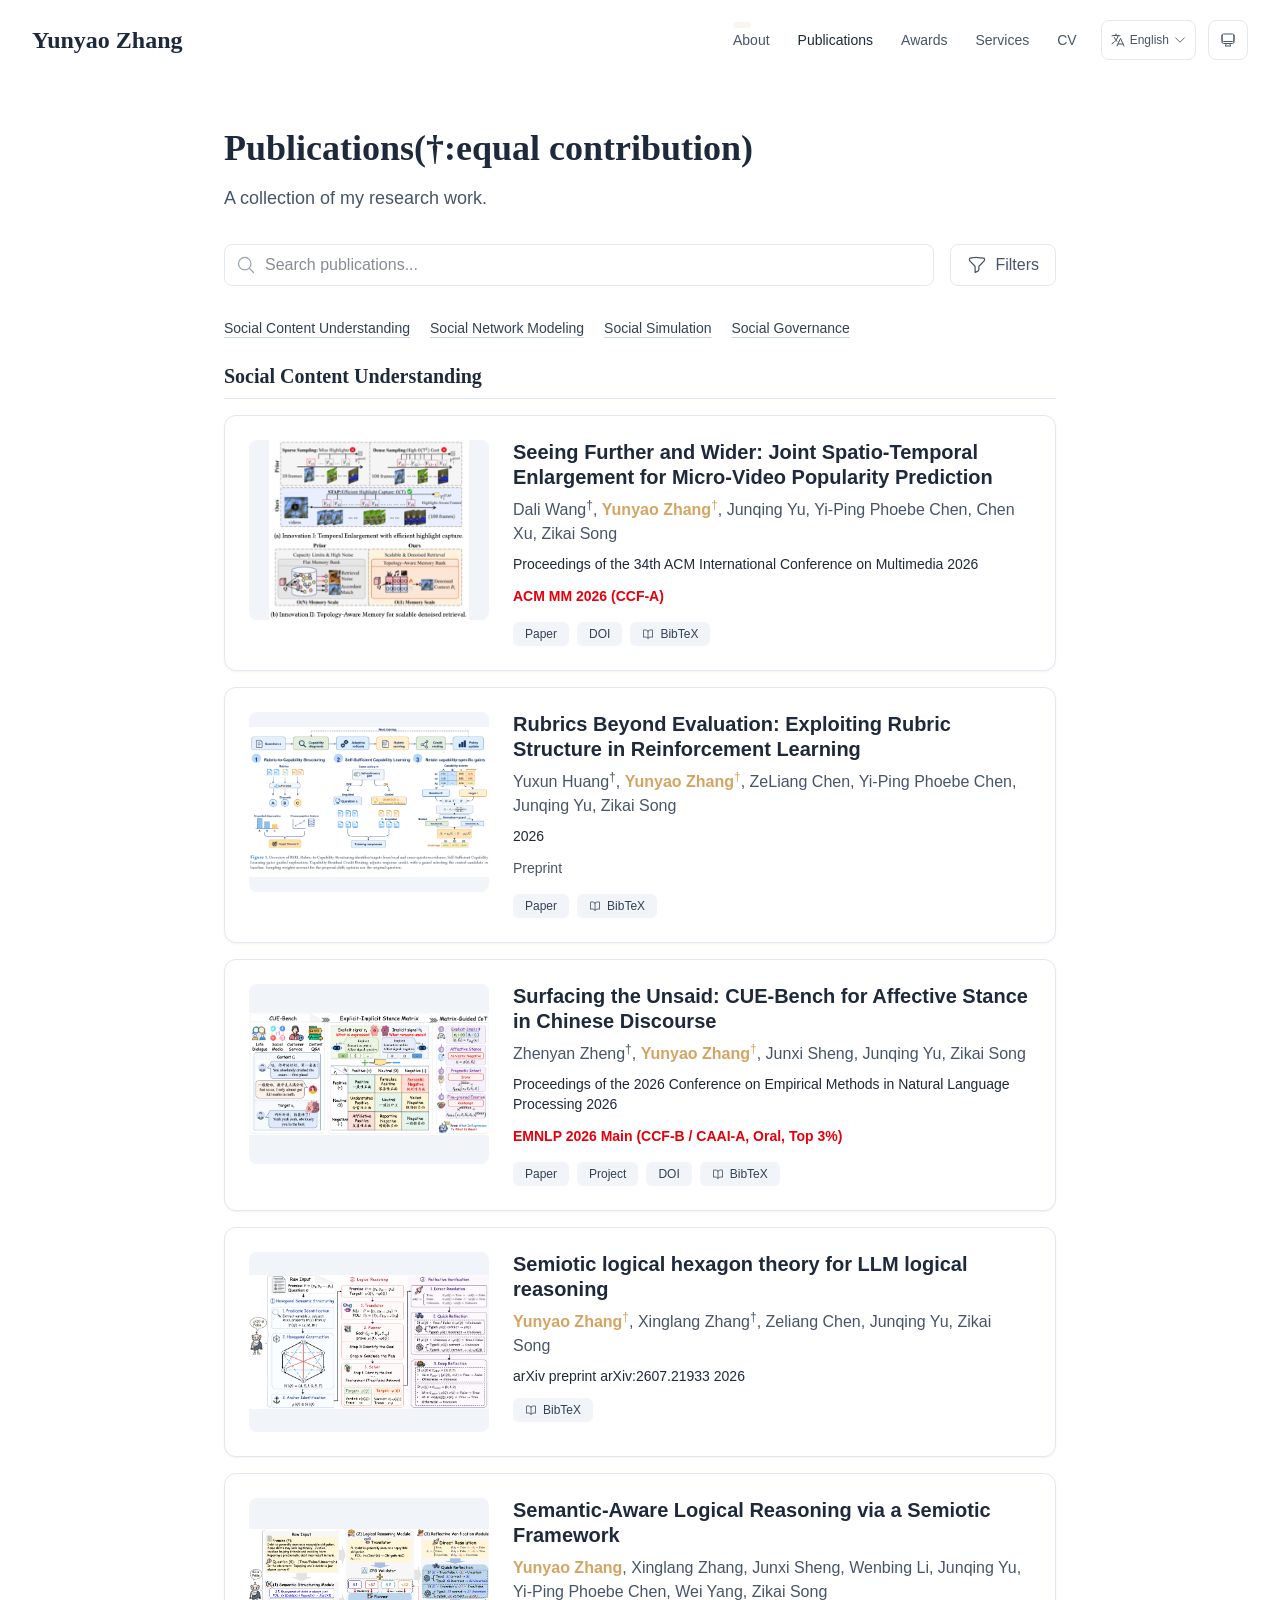
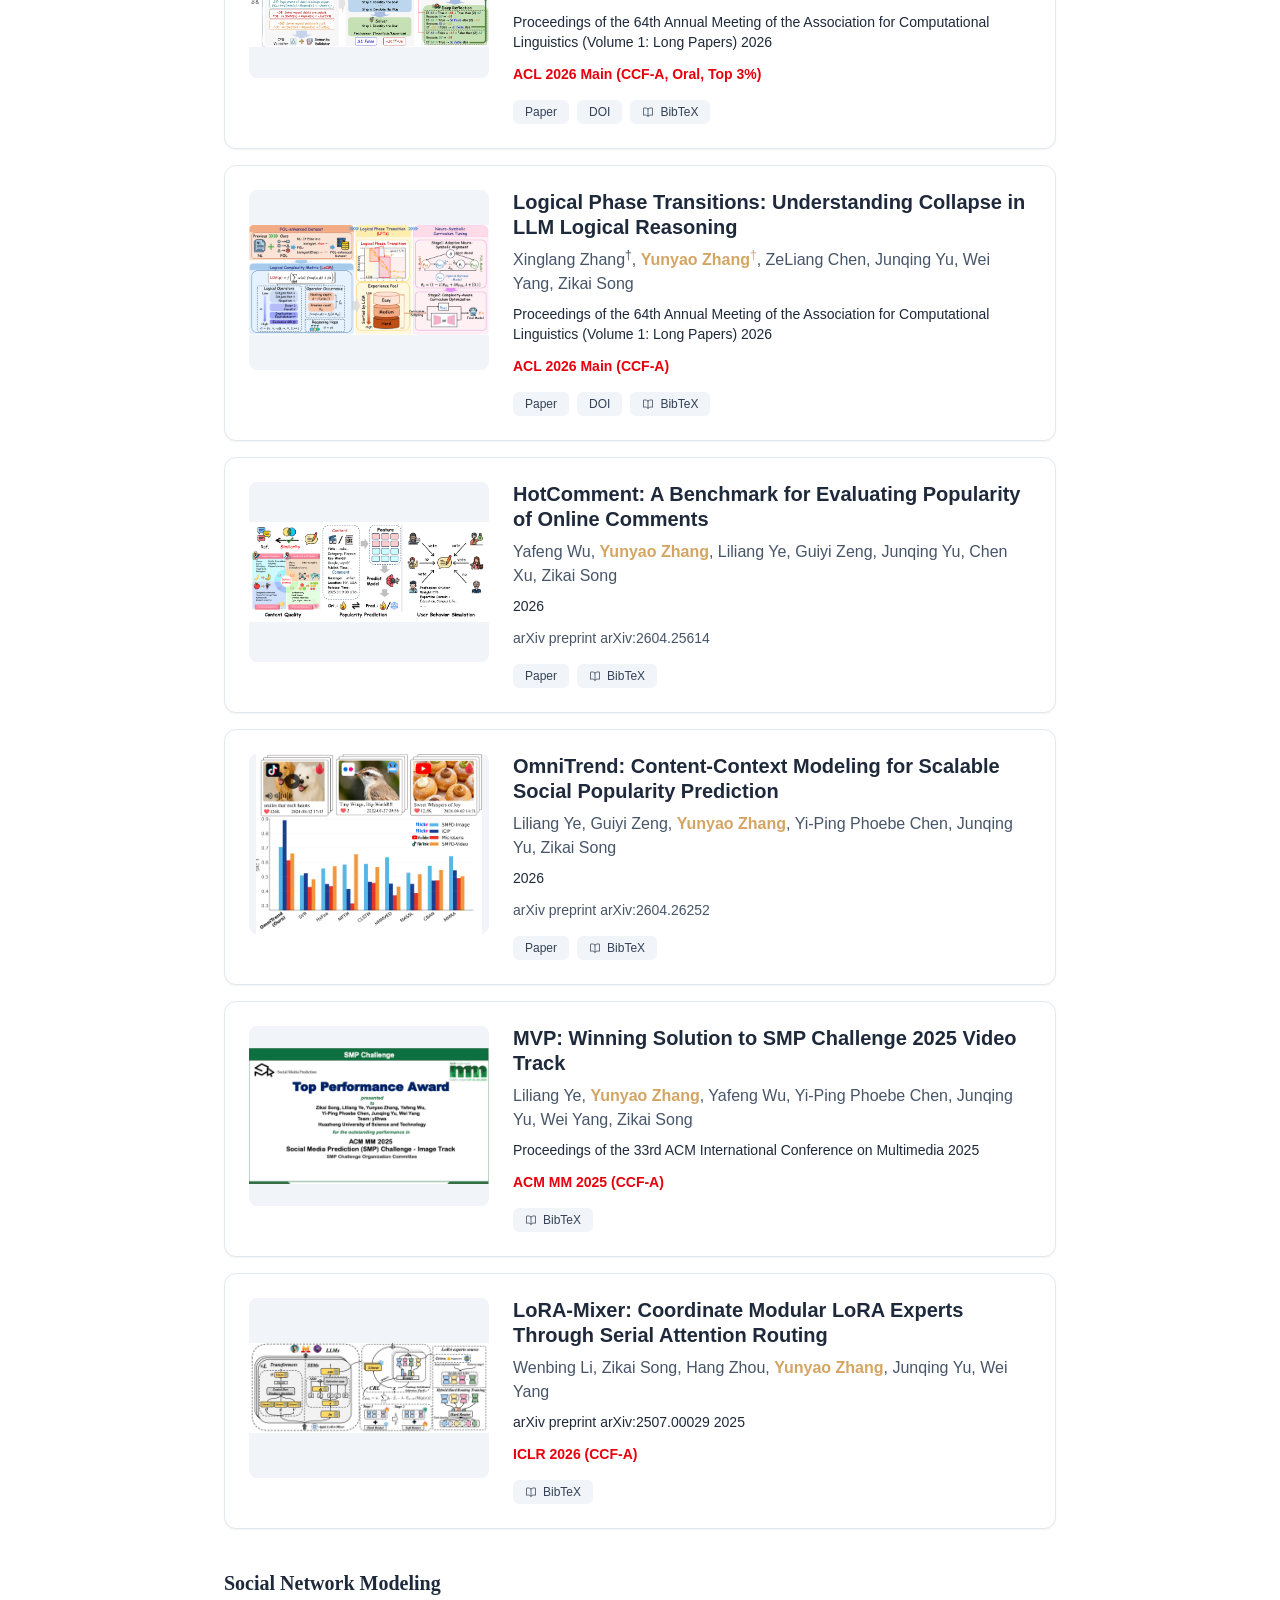
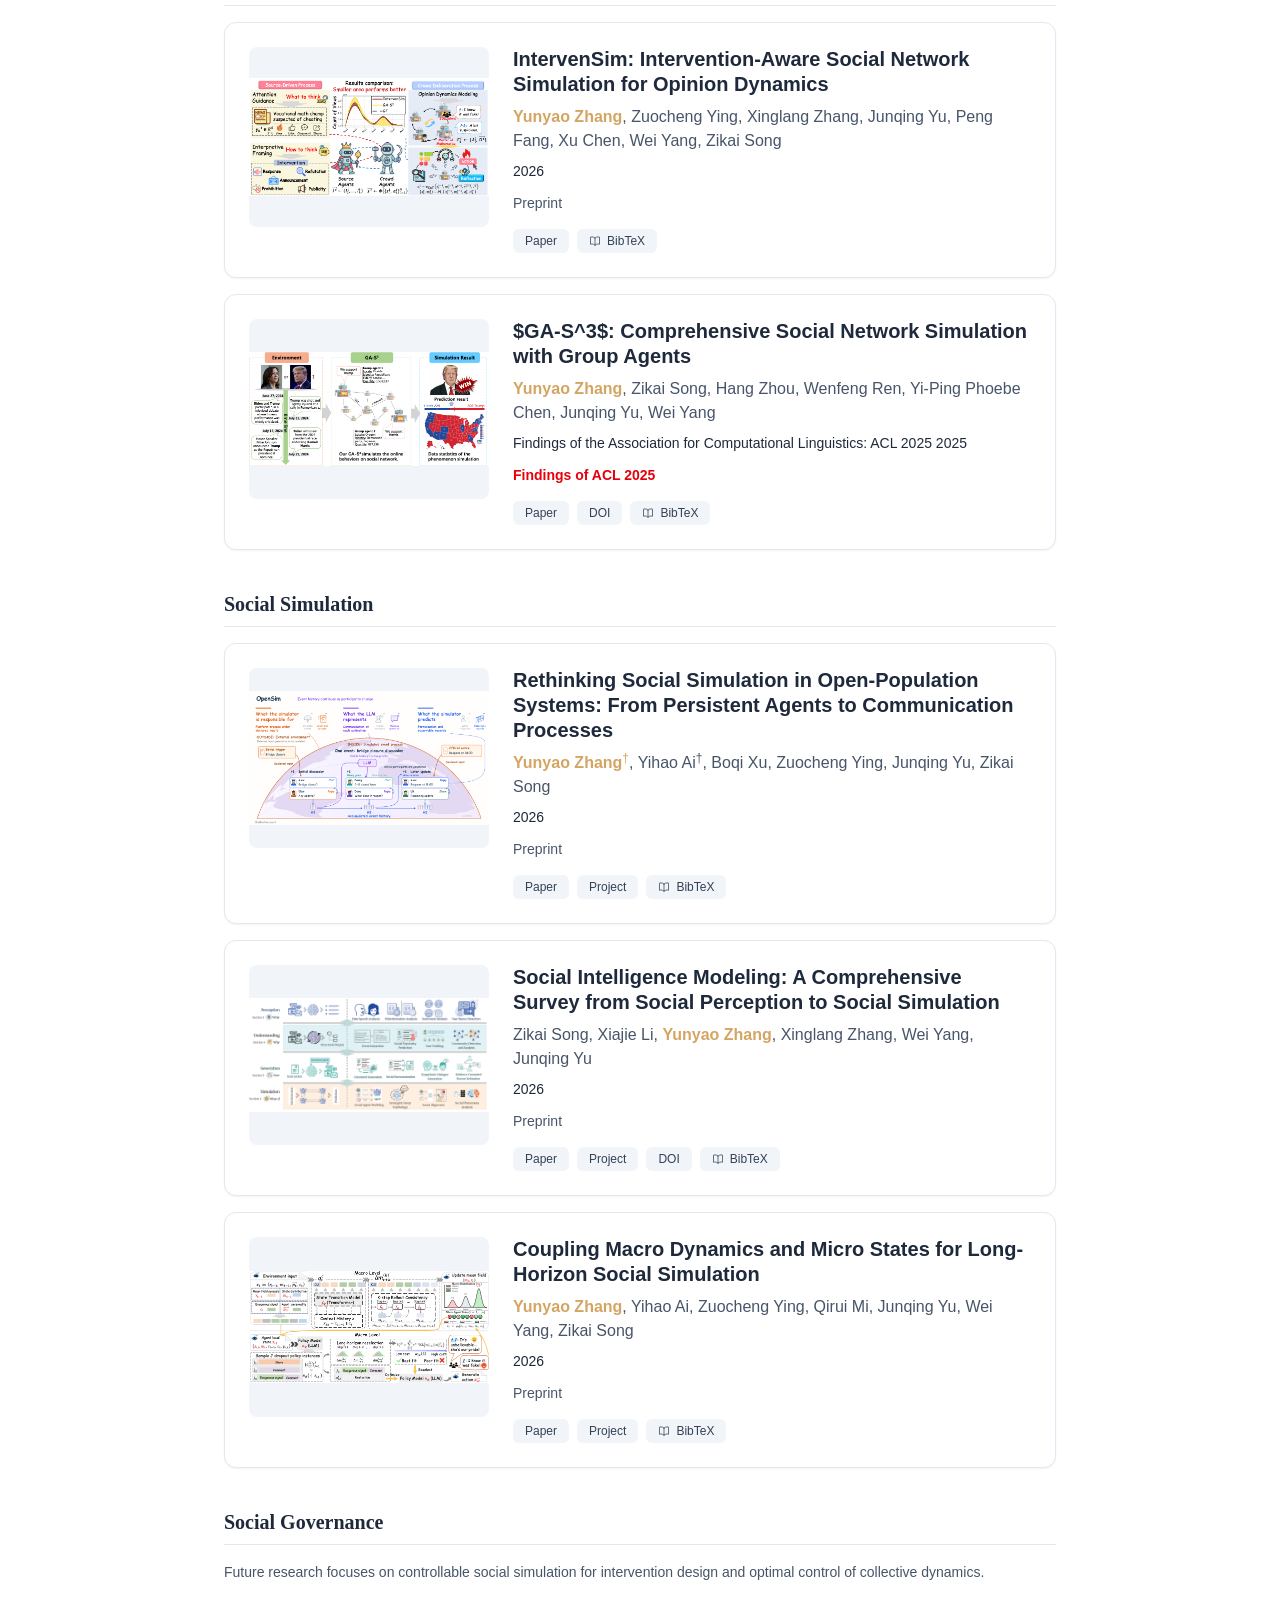
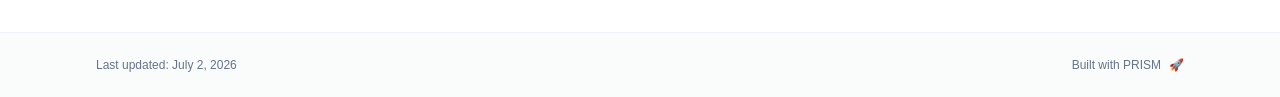
<file: publications/index.html>
<!DOCTYPE html><html lang="en" class="scroll-smooth"><head><meta charSet="utf-8"/><meta name="viewport" content="width=device-width, initial-scale=1"/><link rel="stylesheet" href="/_next/static/css/0fc8fcd949848625.css" data-precedence="next"/><link rel="preload" as="script" fetchPriority="low" href="/_next/static/chunks/webpack-679b75d1c4c2027c.js"/><script src="/_next/static/chunks/4bd1b696-70b6d399998de86a.js" async=""></script><script src="/_next/static/chunks/684-5aaa8290a129f299.js" async=""></script><script src="/_next/static/chunks/main-app-fe39dfb6bea1329b.js" async=""></script><script src="/_next/static/chunks/461-a9a5d7b05a71d978.js" async=""></script><script src="/_next/static/chunks/874-6cc630662f3664af.js" async=""></script><script src="/_next/static/chunks/291-e39730cc9327e39b.js" async=""></script><script src="/_next/static/chunks/app/layout-7bf61e12a4ad59d6.js" async=""></script><script src="/_next/static/chunks/178-595a94b9af1e67b5.js" async=""></script><script src="/_next/static/chunks/325-6c31068943ad7ac3.js" async=""></script><script src="/_next/static/chunks/app/%5Bslug%5D/page-a5dc32ef2c9a8a50.js" async=""></script><link rel="icon" href="/favicon.svg" type="image/svg+xml"/><link rel="dns-prefetch" href="https://jialeliu.com"/><link rel="preconnect" href="https://jialeliu.com" crossorigin=""/><link rel="preload" as="font" type="font/woff2" href="https://jialeliu.com/fonts/georgiab.woff2" crossorigin=""/><script>
              try {
                const theme = localStorage.getItem('theme-storage');
                const parsed = theme ? JSON.parse(theme) : null;
                const setting = parsed?.state?.theme || 'system';
                const prefersDark = typeof window !== 'undefined' && window.matchMedia && window.matchMedia('(prefers-color-scheme: dark)').matches;
                const effective = setting === 'dark' ? 'dark' : (setting === 'light' ? 'light' : (prefersDark ? 'dark' : 'light'));
                var root = document.documentElement;
                root.classList.add(effective);
                root.setAttribute('data-theme', effective);
              } catch (e) {
                var root = document.documentElement;
                root.classList.add('light');
                root.setAttribute('data-theme', 'light');
              }
            </script><script>
    try {
      const cfg = {"enabled":true,"locales":["zh","en"],"defaultLocale":"en","mode":"auto","fixedLocale":"en","persist":false,"switcher":true,"labels":{"zh":"中文","en":"English"}};
      const storageKey = 'locale-storage';
      const normalize = (value) => typeof value === 'string' ? value.trim().replace('_', '-').toLowerCase() : '';
      const matchLocale = (candidate) => {
        const normalized = normalize(candidate);
        if (!normalized) return null;
        if (cfg.locales.includes(normalized)) return normalized;
        const language = normalized.split('-')[0];
        if (cfg.locales.includes(language)) return language;
        return null;
      };

      let resolved = null;

      if (cfg.persist) {
        resolved = matchLocale(localStorage.getItem(storageKey));
      }

      if (!resolved) {
        if (cfg.mode === 'fixed') {
          resolved = cfg.fixedLocale;
        } else {
          resolved = matchLocale(navigator.language);
        }
      }

      if (!resolved) {
        resolved = cfg.defaultLocale;
      }

      const root = document.documentElement;
      root.lang = resolved;
      root.setAttribute('data-locale', resolved);

      if (cfg.persist) {
        localStorage.setItem(storageKey, resolved);
      }
    } catch (e) {
      const root = document.documentElement;
      root.lang = 'en';
      root.setAttribute('data-locale', 'en');
    }
  </script><title>Publications(†:equal contribution) | Yunyao Zhang</title><meta name="description" content="A collection of my research work."/><meta name="author" content="Yunyao Zhang"/><meta name="keywords" content="Yunyao Zhang,PhD,Research,Huazhong University of Science and Technology"/><meta name="creator" content="Yunyao Zhang"/><meta name="publisher" content="Yunyao Zhang"/><meta property="og:title" content="Yunyao Zhang"/><meta property="og:description" content="PhD Candidate at Huazhong University of Science and Technology."/><meta property="og:site_name" content="Yunyao Zhang&#x27;s Academic Website"/><meta property="og:locale" content="en_US"/><meta property="og:type" content="website"/><meta name="twitter:card" content="summary"/><meta name="twitter:title" content="Yunyao Zhang"/><meta name="twitter:description" content="PhD Candidate at Huazhong University of Science and Technology."/><link rel="icon" href="/favicon.svg"/><script>document.querySelectorAll('body link[rel="icon"], body link[rel="apple-touch-icon"]').forEach(el => document.head.appendChild(el))</script><script src="/_next/static/chunks/polyfills-42372ed130431b0a.js" noModule=""></script></head><body class="font-sans antialiased"><div style="visibility:hidden"><nav class="fixed top-0 left-0 right-0 z-50" data-headlessui-state=""><div class="transition-all duration-300 ease-out bg-transparent" style="transform:translateY(-100px)"><div class="max-w-7xl mx-auto px-4 sm:px-6 lg:px-8"><div class="flex justify-between items-center h-16 lg:h-20"><div class="flex-shrink-0" tabindex="0"><a class="text-xl lg:text-2xl font-serif font-semibold text-primary hover:text-accent transition-colors duration-200" href="/">Yunyao Zhang</a></div><div class="hidden lg:block"><div class="ml-10 flex items-center space-x-3"><div class="relative flex items-baseline space-x-1"><a data-nav-href="/" class="relative px-3 py-2 text-sm font-medium rounded-lg transition-colors duration-150 text-neutral-600" href="/">About</a><a data-nav-href="/publications" class="relative px-3 py-2 text-sm font-medium rounded-lg transition-colors duration-150 text-primary" href="/publications/">Publications</a><a data-nav-href="/awards" class="relative px-3 py-2 text-sm font-medium rounded-lg transition-colors duration-150 text-neutral-600" href="/awards/">Awards</a><a data-nav-href="/services" class="relative px-3 py-2 text-sm font-medium rounded-lg transition-colors duration-150 text-neutral-600" href="/services/">Services</a><a data-nav-href="/cv" class="relative px-3 py-2 text-sm font-medium rounded-lg transition-colors duration-150 text-neutral-600" href="/cv/">CV</a></div><div class="flex items-center justify-center w-14 h-10 rounded-lg border border-neutral-200 dark:border-[rgba(148,163,184,0.24)] bg-background dark:bg-neutral-800"><div class="w-6 h-4 rounded bg-neutral-300 animate-pulse"></div></div><div class="flex items-center justify-center w-10 h-10 rounded-lg border border-neutral-200 dark:border-[rgba(148,163,184,0.24)] bg-background dark:bg-neutral-800"><div class="w-4 h-4 rounded-full bg-neutral-300 animate-pulse"></div></div></div></div><div class="lg:hidden flex items-center space-x-2"><div class="flex items-center justify-center w-14 h-10 rounded-lg border border-neutral-200 dark:border-[rgba(148,163,184,0.24)] bg-background dark:bg-neutral-800"><div class="w-6 h-4 rounded bg-neutral-300 animate-pulse"></div></div><div class="flex items-center justify-center w-10 h-10 rounded-lg border border-neutral-200 dark:border-[rgba(148,163,184,0.24)] bg-background dark:bg-neutral-800"><div class="w-4 h-4 rounded-full bg-neutral-300 animate-pulse"></div></div><button class="inline-flex items-center justify-center p-2 rounded-md text-neutral-600 hover:text-primary hover:bg-neutral-100 dark:hover:bg-neutral-800 focus:outline-none focus:ring-2 focus:ring-inset focus:ring-accent transition-colors duration-200" id="headlessui-disclosure-button-«R7pdb»" type="button" aria-expanded="false" data-headlessui-state=""><span class="sr-only">Open main menu</span><div><svg xmlns="http://www.w3.org/2000/svg" fill="none" viewBox="0 0 24 24" stroke-width="1.5" stroke="currentColor" aria-hidden="true" data-slot="icon" class="block h-6 w-6"><path stroke-linecap="round" stroke-linejoin="round" d="M3.75 6.75h16.5M3.75 12h16.5m-16.5 5.25h16.5"></path></svg></div></button></div></div></div></div></nav><main class="min-h-screen pt-16 lg:pt-20"><div class="max-w-4xl mx-auto px-4 sm:px-6 lg:px-8 py-12"><div style="opacity:0;transform:translateY(20px)"><div class="mb-8"><h1 class="text-4xl font-serif font-bold text-primary mb-4">Publications(†:equal contribution)</h1><p class="text-lg text-neutral-600 dark:text-neutral-500 max-w-2xl">A collection of my research work.</p></div><div class="mb-8 space-y-4"><div class="flex flex-col sm:flex-row gap-4"><div class="relative flex-grow"><svg xmlns="http://www.w3.org/2000/svg" fill="none" viewBox="0 0 24 24" stroke-width="1.5" stroke="currentColor" aria-hidden="true" data-slot="icon" class="absolute left-3 top-1/2 transform -translate-y-1/2 h-5 w-5 text-neutral-400"><path stroke-linecap="round" stroke-linejoin="round" d="m21 21-5.197-5.197m0 0A7.5 7.5 0 1 0 5.196 5.196a7.5 7.5 0 0 0 10.607 10.607Z"></path></svg><input type="text" placeholder="Search publications..." class="w-full pl-10 pr-4 py-2 rounded-lg border border-neutral-200 dark:border-neutral-800 bg-white dark:bg-neutral-900 focus:ring-2 focus:ring-accent focus:border-transparent transition-all duration-200" value=""/></div><button class="flex items-center justify-center px-4 py-2 rounded-lg border transition-all duration-200 bg-white dark:bg-neutral-900 border-neutral-200 dark:border-neutral-800 text-neutral-600 hover:border-accent hover:text-accent"><svg xmlns="http://www.w3.org/2000/svg" fill="none" viewBox="0 0 24 24" stroke-width="1.5" stroke="currentColor" aria-hidden="true" data-slot="icon" class="h-5 w-5 mr-2"><path stroke-linecap="round" stroke-linejoin="round" d="M12 3c2.755 0 5.455.232 8.083.678.533.09.917.556.917 1.096v1.044a2.25 2.25 0 0 1-.659 1.591l-5.432 5.432a2.25 2.25 0 0 0-.659 1.591v2.927a2.25 2.25 0 0 1-1.244 2.013L9.75 21v-6.568a2.25 2.25 0 0 0-.659-1.591L3.659 7.409A2.25 2.25 0 0 1 3 5.818V4.774c0-.54.384-1.006.917-1.096A48.32 48.32 0 0 1 12 3Z"></path></svg>Filters</button></div></div><nav aria-label="Research areas" class="mb-6"><ul class="flex flex-wrap gap-x-5 gap-y-2 text-sm"><li><a href="#social-content-understanding" class="font-medium text-neutral-700 underline decoration-neutral-300 underline-offset-4 hover:text-primary dark:text-neutral-300">Social Content Understanding</a></li><li><a href="#social-network-modeling" class="font-medium text-neutral-700 underline decoration-neutral-300 underline-offset-4 hover:text-primary dark:text-neutral-300">Social Network Modeling</a></li><li><a href="#social-simulation" class="font-medium text-neutral-700 underline decoration-neutral-300 underline-offset-4 hover:text-primary dark:text-neutral-300">Social Simulation</a></li><li><a href="#social-governance" class="font-medium text-neutral-700 underline decoration-neutral-300 underline-offset-4 hover:text-primary dark:text-neutral-300">Social Governance</a></li></ul></nav><div class="space-y-10"><section id="social-content-understanding" class="scroll-mt-24 space-y-4"><h2 class="border-b border-neutral-200 pb-2 text-xl font-serif font-bold text-primary dark:border-neutral-800">Social Content Understanding</h2><div class="bg-white dark:bg-neutral-900 p-6 rounded-xl shadow-sm border border-neutral-200 dark:border-neutral-800 hover:shadow-md transition-all duration-200" style="opacity:0;transform:translateY(20px)"><div class="flex flex-col md:flex-row gap-6"><div class="w-full md:w-60 flex-shrink-0"><div class="aspect-video md:aspect-[4/3] relative rounded-lg overflow-hidden bg-neutral-100 dark:bg-neutral-800"><img alt="Seeing Further and Wider: Joint Spatio-Temporal Enlargement for Micro-Video Popularity Prediction" loading="lazy" decoding="async" data-nimg="fill" class="object-contain" style="position:absolute;height:100%;width:100%;left:0;top:0;right:0;bottom:0;color:transparent" src="/papers/Further-Wider.png"/></div></div><div class="flex-grow"><h3 class="text-xl font-semibold text-primary mb-2 leading-tight">Seeing Further and Wider: Joint Spatio-Temporal Enlargement for Micro-Video Popularity Prediction</h3><p class="text-base text-neutral-600 dark:text-neutral-400 mb-2"><span><span class=" ">Dali Wang</span><sup class="ml-0 text-neutral-600 dark:text-neutral-400">†</sup>, </span><span><span class="font-semibold text-accent ">Yunyao Zhang</span><sup class="ml-0 text-accent">†</sup>, </span><span><span class=" ">Junqing Yu</span>, </span><span><span class=" ">Yi-Ping Phoebe Chen</span>, </span><span><span class=" ">Chen Xu</span>, </span><span><span class=" ">Zikai Song</span></span></p><p class="text-sm font-medium text-neutral-800 dark:text-neutral-600 mb-3">Proceedings of the 34th ACM International Conference on Multimedia<!-- --> <!-- -->2026</p><p class="text-sm mb-4 line-clamp-3 font-semibold text-red-600 dark:text-red-400">ACM MM 2026 (CCF-A)</p><div class="flex flex-wrap gap-2 mt-auto"><a href="https://doi.org/10.1145/3767308.3835368" target="_blank" rel="noopener noreferrer" class="inline-flex items-center px-3 py-1 rounded-md text-xs font-medium bg-neutral-100 dark:bg-neutral-800 text-neutral-700 dark:text-neutral-300 hover:bg-accent hover:text-white transition-colors">Paper</a><a href="https://doi.org/10.1145/3767308.3835368" target="_blank" rel="noopener noreferrer" class="inline-flex items-center px-3 py-1 rounded-md text-xs font-medium bg-neutral-100 dark:bg-neutral-800 text-neutral-700 dark:text-neutral-300 hover:bg-accent hover:text-white transition-colors">DOI</a><button class="inline-flex items-center px-3 py-1 rounded-md text-xs font-medium transition-colors bg-neutral-100 dark:bg-neutral-800 text-neutral-700 dark:text-neutral-300 hover:bg-accent hover:text-white"><svg xmlns="http://www.w3.org/2000/svg" fill="none" viewBox="0 0 24 24" stroke-width="1.5" stroke="currentColor" aria-hidden="true" data-slot="icon" class="h-3 w-3 mr-1.5"><path stroke-linecap="round" stroke-linejoin="round" d="M12 6.042A8.967 8.967 0 0 0 6 3.75c-1.052 0-2.062.18-3 .512v14.25A8.987 8.987 0 0 1 6 18c2.305 0 4.408.867 6 2.292m0-14.25a8.966 8.966 0 0 1 6-2.292c1.052 0 2.062.18 3 .512v14.25A8.987 8.987 0 0 0 18 18a8.967 8.967 0 0 0-6 2.292m0-14.25v14.25"></path></svg>BibTeX</button></div></div></div></div><div class="bg-white dark:bg-neutral-900 p-6 rounded-xl shadow-sm border border-neutral-200 dark:border-neutral-800 hover:shadow-md transition-all duration-200" style="opacity:0;transform:translateY(20px)"><div class="flex flex-col md:flex-row gap-6"><div class="w-full md:w-60 flex-shrink-0"><div class="aspect-video md:aspect-[4/3] relative rounded-lg overflow-hidden bg-neutral-100 dark:bg-neutral-800"><img alt="Rubrics Beyond Evaluation: Exploiting Rubric Structure in Reinforcement Learning" loading="lazy" decoding="async" data-nimg="fill" class="object-contain" style="position:absolute;height:100%;width:100%;left:0;top:0;right:0;bottom:0;color:transparent" src="/papers/Rubrics.png"/></div></div><div class="flex-grow"><h3 class="text-xl font-semibold text-primary mb-2 leading-tight">Rubrics Beyond Evaluation: Exploiting Rubric Structure in Reinforcement Learning</h3><p class="text-base text-neutral-600 dark:text-neutral-400 mb-2"><span><span class=" ">Yuxun Huang</span><sup class="ml-0 text-neutral-600 dark:text-neutral-400">†</sup>, </span><span><span class="font-semibold text-accent ">Yunyao Zhang</span><sup class="ml-0 text-accent">†</sup>, </span><span><span class=" ">ZeLiang Chen</span>, </span><span><span class=" ">Yi-Ping Phoebe Chen</span>, </span><span><span class=" ">Junqing Yu</span>, </span><span><span class=" ">Zikai Song</span></span></p><p class="text-sm font-medium text-neutral-800 dark:text-neutral-600 mb-3"> <!-- -->2026</p><p class="text-sm mb-4 line-clamp-3 text-neutral-600 dark:text-neutral-500">Preprint</p><div class="flex flex-wrap gap-2 mt-auto"><a href="https://arxiv.org/abs/2610.25850" target="_blank" rel="noopener noreferrer" class="inline-flex items-center px-3 py-1 rounded-md text-xs font-medium bg-neutral-100 dark:bg-neutral-800 text-neutral-700 dark:text-neutral-300 hover:bg-accent hover:text-white transition-colors">Paper</a><button class="inline-flex items-center px-3 py-1 rounded-md text-xs font-medium transition-colors bg-neutral-100 dark:bg-neutral-800 text-neutral-700 dark:text-neutral-300 hover:bg-accent hover:text-white"><svg xmlns="http://www.w3.org/2000/svg" fill="none" viewBox="0 0 24 24" stroke-width="1.5" stroke="currentColor" aria-hidden="true" data-slot="icon" class="h-3 w-3 mr-1.5"><path stroke-linecap="round" stroke-linejoin="round" d="M12 6.042A8.967 8.967 0 0 0 6 3.75c-1.052 0-2.062.18-3 .512v14.25A8.987 8.987 0 0 1 6 18c2.305 0 4.408.867 6 2.292m0-14.25a8.966 8.966 0 0 1 6-2.292c1.052 0 2.062.18 3 .512v14.25A8.987 8.987 0 0 0 18 18a8.967 8.967 0 0 0-6 2.292m0-14.25v14.25"></path></svg>BibTeX</button></div></div></div></div><div class="bg-white dark:bg-neutral-900 p-6 rounded-xl shadow-sm border border-neutral-200 dark:border-neutral-800 hover:shadow-md transition-all duration-200" style="opacity:0;transform:translateY(20px)"><div class="flex flex-col md:flex-row gap-6"><div class="w-full md:w-60 flex-shrink-0"><div class="aspect-video md:aspect-[4/3] relative rounded-lg overflow-hidden bg-neutral-100 dark:bg-neutral-800"><img alt="Surfacing the Unsaid: CUE-Bench for Affective Stance in Chinese Discourse" loading="lazy" decoding="async" data-nimg="fill" class="object-contain" style="position:absolute;height:100%;width:100%;left:0;top:0;right:0;bottom:0;color:transparent" src="/papers/CUE-Bench.png"/></div></div><div class="flex-grow"><h3 class="text-xl font-semibold text-primary mb-2 leading-tight">Surfacing the Unsaid: CUE-Bench for Affective Stance in Chinese Discourse</h3><p class="text-base text-neutral-600 dark:text-neutral-400 mb-2"><span><span class=" ">Zhenyan Zheng</span><sup class="ml-0 text-neutral-600 dark:text-neutral-400">†</sup>, </span><span><span class="font-semibold text-accent ">Yunyao Zhang</span><sup class="ml-0 text-accent">†</sup>, </span><span><span class=" ">Junxi Sheng</span>, </span><span><span class=" ">Junqing Yu</span>, </span><span><span class=" ">Zikai Song</span></span></p><p class="text-sm font-medium text-neutral-800 dark:text-neutral-600 mb-3">Proceedings of the 2026 Conference on Empirical Methods in Natural Language Processing<!-- --> <!-- -->2026</p><p class="text-sm mb-4 line-clamp-3 font-semibold text-red-600 dark:text-red-400">EMNLP 2026 Main (CCF-B / CAAI-A, Oral, Top 3%)</p><div class="flex flex-wrap gap-2 mt-auto"><a href="https://aclanthology.org/2026.emnlp-main.1588/" target="_blank" rel="noopener noreferrer" class="inline-flex items-center px-3 py-1 rounded-md text-xs font-medium bg-neutral-100 dark:bg-neutral-800 text-neutral-700 dark:text-neutral-300 hover:bg-accent hover:text-white transition-colors">Paper</a><a href="https://ai4ss.github.io/CUE-Bench/" target="_blank" rel="noopener noreferrer" class="inline-flex items-center px-3 py-1 rounded-md text-xs font-medium bg-neutral-100 dark:bg-neutral-800 text-neutral-700 dark:text-neutral-300 hover:bg-accent hover:text-white transition-colors">Project</a><a href="https://doi.org/10.18653/2026.emnlp-main.1588" target="_blank" rel="noopener noreferrer" class="inline-flex items-center px-3 py-1 rounded-md text-xs font-medium bg-neutral-100 dark:bg-neutral-800 text-neutral-700 dark:text-neutral-300 hover:bg-accent hover:text-white transition-colors">DOI</a><button class="inline-flex items-center px-3 py-1 rounded-md text-xs font-medium transition-colors bg-neutral-100 dark:bg-neutral-800 text-neutral-700 dark:text-neutral-300 hover:bg-accent hover:text-white"><svg xmlns="http://www.w3.org/2000/svg" fill="none" viewBox="0 0 24 24" stroke-width="1.5" stroke="currentColor" aria-hidden="true" data-slot="icon" class="h-3 w-3 mr-1.5"><path stroke-linecap="round" stroke-linejoin="round" d="M12 6.042A8.967 8.967 0 0 0 6 3.75c-1.052 0-2.062.18-3 .512v14.25A8.987 8.987 0 0 1 6 18c2.305 0 4.408.867 6 2.292m0-14.25a8.966 8.966 0 0 1 6-2.292c1.052 0 2.062.18 3 .512v14.25A8.987 8.987 0 0 0 18 18a8.967 8.967 0 0 0-6 2.292m0-14.25v14.25"></path></svg>BibTeX</button></div></div></div></div><div class="bg-white dark:bg-neutral-900 p-6 rounded-xl shadow-sm border border-neutral-200 dark:border-neutral-800 hover:shadow-md transition-all duration-200" style="opacity:0;transform:translateY(20px)"><div class="flex flex-col md:flex-row gap-6"><div class="w-full md:w-60 flex-shrink-0"><div class="aspect-video md:aspect-[4/3] relative rounded-lg overflow-hidden bg-neutral-100 dark:bg-neutral-800"><img alt="Semiotic logical hexagon theory for LLM logical reasoning" loading="lazy" decoding="async" data-nimg="fill" class="object-contain" style="position:absolute;height:100%;width:100%;left:0;top:0;right:0;bottom:0;color:transparent" src="/papers/HexLogicAgent.png"/></div></div><div class="flex-grow"><h3 class="text-xl font-semibold text-primary mb-2 leading-tight">Semiotic logical hexagon theory for LLM logical reasoning</h3><p class="text-base text-neutral-600 dark:text-neutral-400 mb-2"><span><span class="font-semibold text-accent ">Yunyao Zhang</span><sup class="ml-0 text-accent">†</sup>, </span><span><span class=" ">Xinglang Zhang</span><sup class="ml-0 text-neutral-600 dark:text-neutral-400">†</sup>, </span><span><span class=" ">Zeliang Chen</span>, </span><span><span class=" ">Junqing Yu</span>, </span><span><span class=" ">Zikai Song</span></span></p><p class="text-sm font-medium text-neutral-800 dark:text-neutral-600 mb-3">arXiv preprint arXiv:2607.21933<!-- --> <!-- -->2026</p><div class="flex flex-wrap gap-2 mt-auto"><button class="inline-flex items-center px-3 py-1 rounded-md text-xs font-medium transition-colors bg-neutral-100 dark:bg-neutral-800 text-neutral-700 dark:text-neutral-300 hover:bg-accent hover:text-white"><svg xmlns="http://www.w3.org/2000/svg" fill="none" viewBox="0 0 24 24" stroke-width="1.5" stroke="currentColor" aria-hidden="true" data-slot="icon" class="h-3 w-3 mr-1.5"><path stroke-linecap="round" stroke-linejoin="round" d="M12 6.042A8.967 8.967 0 0 0 6 3.75c-1.052 0-2.062.18-3 .512v14.25A8.987 8.987 0 0 1 6 18c2.305 0 4.408.867 6 2.292m0-14.25a8.966 8.966 0 0 1 6-2.292c1.052 0 2.062.18 3 .512v14.25A8.987 8.987 0 0 0 18 18a8.967 8.967 0 0 0-6 2.292m0-14.25v14.25"></path></svg>BibTeX</button></div></div></div></div><div class="bg-white dark:bg-neutral-900 p-6 rounded-xl shadow-sm border border-neutral-200 dark:border-neutral-800 hover:shadow-md transition-all duration-200" style="opacity:0;transform:translateY(20px)"><div class="flex flex-col md:flex-row gap-6"><div class="w-full md:w-60 flex-shrink-0"><div class="aspect-video md:aspect-[4/3] relative rounded-lg overflow-hidden bg-neutral-100 dark:bg-neutral-800"><img alt="Semantic-Aware Logical Reasoning via a Semiotic Framework" loading="lazy" decoding="async" data-nimg="fill" class="object-contain" style="position:absolute;height:100%;width:100%;left:0;top:0;right:0;bottom:0;color:transparent" src="/papers//LogicAgent.png"/></div></div><div class="flex-grow"><h3 class="text-xl font-semibold text-primary mb-2 leading-tight">Semantic-Aware Logical Reasoning via a Semiotic Framework</h3><p class="text-base text-neutral-600 dark:text-neutral-400 mb-2"><span><span class="font-semibold text-accent ">Yunyao Zhang</span>, </span><span><span class=" ">Xinglang Zhang</span>, </span><span><span class=" ">Junxi Sheng</span>, </span><span><span class=" ">Wenbing Li</span>, </span><span><span class=" ">Junqing Yu</span>, </span><span><span class=" ">Yi-Ping Phoebe Chen</span>, </span><span><span class=" ">Wei Yang</span>, </span><span><span class=" ">Zikai Song</span></span></p><p class="text-sm font-medium text-neutral-800 dark:text-neutral-600 mb-3">Proceedings of the 64th Annual Meeting of the Association for Computational Linguistics (Volume 1: Long Papers)<!-- --> <!-- -->2026</p><p class="text-sm mb-4 line-clamp-3 font-semibold text-red-600 dark:text-red-400">ACL 2026 Main (CCF-A, Oral, Top 3%)</p><div class="flex flex-wrap gap-2 mt-auto"><a href="https://aclanthology.org/2026.acl-long.835/" target="_blank" rel="noopener noreferrer" class="inline-flex items-center px-3 py-1 rounded-md text-xs font-medium bg-neutral-100 dark:bg-neutral-800 text-neutral-700 dark:text-neutral-300 hover:bg-accent hover:text-white transition-colors">Paper</a><a href="https://doi.org/10.18653/v1/2026.acl-long.835" target="_blank" rel="noopener noreferrer" class="inline-flex items-center px-3 py-1 rounded-md text-xs font-medium bg-neutral-100 dark:bg-neutral-800 text-neutral-700 dark:text-neutral-300 hover:bg-accent hover:text-white transition-colors">DOI</a><button class="inline-flex items-center px-3 py-1 rounded-md text-xs font-medium transition-colors bg-neutral-100 dark:bg-neutral-800 text-neutral-700 dark:text-neutral-300 hover:bg-accent hover:text-white"><svg xmlns="http://www.w3.org/2000/svg" fill="none" viewBox="0 0 24 24" stroke-width="1.5" stroke="currentColor" aria-hidden="true" data-slot="icon" class="h-3 w-3 mr-1.5"><path stroke-linecap="round" stroke-linejoin="round" d="M12 6.042A8.967 8.967 0 0 0 6 3.75c-1.052 0-2.062.18-3 .512v14.25A8.987 8.987 0 0 1 6 18c2.305 0 4.408.867 6 2.292m0-14.25a8.966 8.966 0 0 1 6-2.292c1.052 0 2.062.18 3 .512v14.25A8.987 8.987 0 0 0 18 18a8.967 8.967 0 0 0-6 2.292m0-14.25v14.25"></path></svg>BibTeX</button></div></div></div></div><div class="bg-white dark:bg-neutral-900 p-6 rounded-xl shadow-sm border border-neutral-200 dark:border-neutral-800 hover:shadow-md transition-all duration-200" style="opacity:0;transform:translateY(20px)"><div class="flex flex-col md:flex-row gap-6"><div class="w-full md:w-60 flex-shrink-0"><div class="aspect-video md:aspect-[4/3] relative rounded-lg overflow-hidden bg-neutral-100 dark:bg-neutral-800"><img alt="Logical Phase Transitions: Understanding Collapse in LLM Logical Reasoning" loading="lazy" decoding="async" data-nimg="fill" class="object-contain" style="position:absolute;height:100%;width:100%;left:0;top:0;right:0;bottom:0;color:transparent" src="/papers//lpt.png"/></div></div><div class="flex-grow"><h3 class="text-xl font-semibold text-primary mb-2 leading-tight">Logical Phase Transitions: Understanding Collapse in LLM Logical Reasoning</h3><p class="text-base text-neutral-600 dark:text-neutral-400 mb-2"><span><span class=" ">Xinglang Zhang</span><sup class="ml-0 text-neutral-600 dark:text-neutral-400">†</sup>, </span><span><span class="font-semibold text-accent ">Yunyao Zhang</span><sup class="ml-0 text-accent">†</sup>, </span><span><span class=" ">ZeLiang Chen</span>, </span><span><span class=" ">Junqing Yu</span>, </span><span><span class=" ">Wei Yang</span>, </span><span><span class=" ">Zikai Song</span></span></p><p class="text-sm font-medium text-neutral-800 dark:text-neutral-600 mb-3">Proceedings of the 64th Annual Meeting of the Association for Computational Linguistics (Volume 1: Long Papers)<!-- --> <!-- -->2026</p><p class="text-sm mb-4 line-clamp-3 font-semibold text-red-600 dark:text-red-400">ACL 2026 Main (CCF-A)</p><div class="flex flex-wrap gap-2 mt-auto"><a href="https://aclanthology.org/2026.acl-long.858/" target="_blank" rel="noopener noreferrer" class="inline-flex items-center px-3 py-1 rounded-md text-xs font-medium bg-neutral-100 dark:bg-neutral-800 text-neutral-700 dark:text-neutral-300 hover:bg-accent hover:text-white transition-colors">Paper</a><a href="https://doi.org/10.18653/v1/2026.acl-long.858" target="_blank" rel="noopener noreferrer" class="inline-flex items-center px-3 py-1 rounded-md text-xs font-medium bg-neutral-100 dark:bg-neutral-800 text-neutral-700 dark:text-neutral-300 hover:bg-accent hover:text-white transition-colors">DOI</a><button class="inline-flex items-center px-3 py-1 rounded-md text-xs font-medium transition-colors bg-neutral-100 dark:bg-neutral-800 text-neutral-700 dark:text-neutral-300 hover:bg-accent hover:text-white"><svg xmlns="http://www.w3.org/2000/svg" fill="none" viewBox="0 0 24 24" stroke-width="1.5" stroke="currentColor" aria-hidden="true" data-slot="icon" class="h-3 w-3 mr-1.5"><path stroke-linecap="round" stroke-linejoin="round" d="M12 6.042A8.967 8.967 0 0 0 6 3.75c-1.052 0-2.062.18-3 .512v14.25A8.987 8.987 0 0 1 6 18c2.305 0 4.408.867 6 2.292m0-14.25a8.966 8.966 0 0 1 6-2.292c1.052 0 2.062.18 3 .512v14.25A8.987 8.987 0 0 0 18 18a8.967 8.967 0 0 0-6 2.292m0-14.25v14.25"></path></svg>BibTeX</button></div></div></div></div><div class="bg-white dark:bg-neutral-900 p-6 rounded-xl shadow-sm border border-neutral-200 dark:border-neutral-800 hover:shadow-md transition-all duration-200" style="opacity:0;transform:translateY(20px)"><div class="flex flex-col md:flex-row gap-6"><div class="w-full md:w-60 flex-shrink-0"><div class="aspect-video md:aspect-[4/3] relative rounded-lg overflow-hidden bg-neutral-100 dark:bg-neutral-800"><img alt="HotComment: A Benchmark for Evaluating Popularity of Online Comments" loading="lazy" decoding="async" data-nimg="fill" class="object-contain" style="position:absolute;height:100%;width:100%;left:0;top:0;right:0;bottom:0;color:transparent" src="/papers/hotcomment.png"/></div></div><div class="flex-grow"><h3 class="text-xl font-semibold text-primary mb-2 leading-tight">HotComment: A Benchmark for Evaluating Popularity of Online Comments</h3><p class="text-base text-neutral-600 dark:text-neutral-400 mb-2"><span><span class=" ">Yafeng Wu</span>, </span><span><span class="font-semibold text-accent ">Yunyao Zhang</span>, </span><span><span class=" ">Liliang Ye</span>, </span><span><span class=" ">Guiyi Zeng</span>, </span><span><span class=" ">Junqing Yu</span>, </span><span><span class=" ">Chen Xu</span>, </span><span><span class=" ">Zikai Song</span></span></p><p class="text-sm font-medium text-neutral-800 dark:text-neutral-600 mb-3"> <!-- -->2026</p><p class="text-sm mb-4 line-clamp-3 text-neutral-600 dark:text-neutral-500">arXiv preprint arXiv:2604.25614</p><div class="flex flex-wrap gap-2 mt-auto"><a href="https://arxiv.org/abs/2604.25614" target="_blank" rel="noopener noreferrer" class="inline-flex items-center px-3 py-1 rounded-md text-xs font-medium bg-neutral-100 dark:bg-neutral-800 text-neutral-700 dark:text-neutral-300 hover:bg-accent hover:text-white transition-colors">Paper</a><button class="inline-flex items-center px-3 py-1 rounded-md text-xs font-medium transition-colors bg-neutral-100 dark:bg-neutral-800 text-neutral-700 dark:text-neutral-300 hover:bg-accent hover:text-white"><svg xmlns="http://www.w3.org/2000/svg" fill="none" viewBox="0 0 24 24" stroke-width="1.5" stroke="currentColor" aria-hidden="true" data-slot="icon" class="h-3 w-3 mr-1.5"><path stroke-linecap="round" stroke-linejoin="round" d="M12 6.042A8.967 8.967 0 0 0 6 3.75c-1.052 0-2.062.18-3 .512v14.25A8.987 8.987 0 0 1 6 18c2.305 0 4.408.867 6 2.292m0-14.25a8.966 8.966 0 0 1 6-2.292c1.052 0 2.062.18 3 .512v14.25A8.987 8.987 0 0 0 18 18a8.967 8.967 0 0 0-6 2.292m0-14.25v14.25"></path></svg>BibTeX</button></div></div></div></div><div class="bg-white dark:bg-neutral-900 p-6 rounded-xl shadow-sm border border-neutral-200 dark:border-neutral-800 hover:shadow-md transition-all duration-200" style="opacity:0;transform:translateY(20px)"><div class="flex flex-col md:flex-row gap-6"><div class="w-full md:w-60 flex-shrink-0"><div class="aspect-video md:aspect-[4/3] relative rounded-lg overflow-hidden bg-neutral-100 dark:bg-neutral-800"><img alt="OmniTrend: Content-Context Modeling for Scalable Social Popularity Prediction" loading="lazy" decoding="async" data-nimg="fill" class="object-contain" style="position:absolute;height:100%;width:100%;left:0;top:0;right:0;bottom:0;color:transparent" src="/papers/omniTrend.png"/></div></div><div class="flex-grow"><h3 class="text-xl font-semibold text-primary mb-2 leading-tight">OmniTrend: Content-Context Modeling for Scalable Social Popularity Prediction</h3><p class="text-base text-neutral-600 dark:text-neutral-400 mb-2"><span><span class=" ">Liliang Ye</span>, </span><span><span class=" ">Guiyi Zeng</span>, </span><span><span class="font-semibold text-accent ">Yunyao Zhang</span>, </span><span><span class=" ">Yi-Ping Phoebe Chen</span>, </span><span><span class=" ">Junqing Yu</span>, </span><span><span class=" ">Zikai Song</span></span></p><p class="text-sm font-medium text-neutral-800 dark:text-neutral-600 mb-3"> <!-- -->2026</p><p class="text-sm mb-4 line-clamp-3 text-neutral-600 dark:text-neutral-500">arXiv preprint arXiv:2604.26252</p><div class="flex flex-wrap gap-2 mt-auto"><a href="https://arxiv.org/abs/2604.26252" target="_blank" rel="noopener noreferrer" class="inline-flex items-center px-3 py-1 rounded-md text-xs font-medium bg-neutral-100 dark:bg-neutral-800 text-neutral-700 dark:text-neutral-300 hover:bg-accent hover:text-white transition-colors">Paper</a><button class="inline-flex items-center px-3 py-1 rounded-md text-xs font-medium transition-colors bg-neutral-100 dark:bg-neutral-800 text-neutral-700 dark:text-neutral-300 hover:bg-accent hover:text-white"><svg xmlns="http://www.w3.org/2000/svg" fill="none" viewBox="0 0 24 24" stroke-width="1.5" stroke="currentColor" aria-hidden="true" data-slot="icon" class="h-3 w-3 mr-1.5"><path stroke-linecap="round" stroke-linejoin="round" d="M12 6.042A8.967 8.967 0 0 0 6 3.75c-1.052 0-2.062.18-3 .512v14.25A8.987 8.987 0 0 1 6 18c2.305 0 4.408.867 6 2.292m0-14.25a8.966 8.966 0 0 1 6-2.292c1.052 0 2.062.18 3 .512v14.25A8.987 8.987 0 0 0 18 18a8.967 8.967 0 0 0-6 2.292m0-14.25v14.25"></path></svg>BibTeX</button></div></div></div></div><div class="bg-white dark:bg-neutral-900 p-6 rounded-xl shadow-sm border border-neutral-200 dark:border-neutral-800 hover:shadow-md transition-all duration-200" style="opacity:0;transform:translateY(20px)"><div class="flex flex-col md:flex-row gap-6"><div class="w-full md:w-60 flex-shrink-0"><div class="aspect-video md:aspect-[4/3] relative rounded-lg overflow-hidden bg-neutral-100 dark:bg-neutral-800"><img alt="MVP: Winning Solution to SMP Challenge 2025 Video Track" loading="lazy" decoding="async" data-nimg="fill" class="object-contain" style="position:absolute;height:100%;width:100%;left:0;top:0;right:0;bottom:0;color:transparent" src="/papers//ACM.png"/></div></div><div class="flex-grow"><h3 class="text-xl font-semibold text-primary mb-2 leading-tight">MVP: Winning Solution to SMP Challenge 2025 Video Track</h3><p class="text-base text-neutral-600 dark:text-neutral-400 mb-2"><span><span class=" ">Liliang Ye</span>, </span><span><span class="font-semibold text-accent ">Yunyao Zhang</span>, </span><span><span class=" ">Yafeng Wu</span>, </span><span><span class=" ">Yi-Ping Phoebe Chen</span>, </span><span><span class=" ">Junqing Yu</span>, </span><span><span class=" ">Wei Yang</span>, </span><span><span class=" ">Zikai Song</span></span></p><p class="text-sm font-medium text-neutral-800 dark:text-neutral-600 mb-3">Proceedings of the 33rd ACM International Conference on Multimedia<!-- --> <!-- -->2025</p><p class="text-sm mb-4 line-clamp-3 font-semibold text-red-600 dark:text-red-400">ACM MM 2025 (CCF-A)</p><div class="flex flex-wrap gap-2 mt-auto"><button class="inline-flex items-center px-3 py-1 rounded-md text-xs font-medium transition-colors bg-neutral-100 dark:bg-neutral-800 text-neutral-700 dark:text-neutral-300 hover:bg-accent hover:text-white"><svg xmlns="http://www.w3.org/2000/svg" fill="none" viewBox="0 0 24 24" stroke-width="1.5" stroke="currentColor" aria-hidden="true" data-slot="icon" class="h-3 w-3 mr-1.5"><path stroke-linecap="round" stroke-linejoin="round" d="M12 6.042A8.967 8.967 0 0 0 6 3.75c-1.052 0-2.062.18-3 .512v14.25A8.987 8.987 0 0 1 6 18c2.305 0 4.408.867 6 2.292m0-14.25a8.966 8.966 0 0 1 6-2.292c1.052 0 2.062.18 3 .512v14.25A8.987 8.987 0 0 0 18 18a8.967 8.967 0 0 0-6 2.292m0-14.25v14.25"></path></svg>BibTeX</button></div></div></div></div><div class="bg-white dark:bg-neutral-900 p-6 rounded-xl shadow-sm border border-neutral-200 dark:border-neutral-800 hover:shadow-md transition-all duration-200" style="opacity:0;transform:translateY(20px)"><div class="flex flex-col md:flex-row gap-6"><div class="w-full md:w-60 flex-shrink-0"><div class="aspect-video md:aspect-[4/3] relative rounded-lg overflow-hidden bg-neutral-100 dark:bg-neutral-800"><img alt="LoRA-Mixer: Coordinate Modular LoRA Experts Through Serial Attention Routing" loading="lazy" decoding="async" data-nimg="fill" class="object-contain" style="position:absolute;height:100%;width:100%;left:0;top:0;right:0;bottom:0;color:transparent" src="/papers//mix.png"/></div></div><div class="flex-grow"><h3 class="text-xl font-semibold text-primary mb-2 leading-tight">LoRA-Mixer: Coordinate Modular LoRA Experts Through Serial Attention Routing</h3><p class="text-base text-neutral-600 dark:text-neutral-400 mb-2"><span><span class=" ">Wenbing Li</span>, </span><span><span class=" ">Zikai Song</span>, </span><span><span class=" ">Hang Zhou</span>, </span><span><span class="font-semibold text-accent ">Yunyao Zhang</span>, </span><span><span class=" ">Junqing Yu</span>, </span><span><span class=" ">Wei Yang</span></span></p><p class="text-sm font-medium text-neutral-800 dark:text-neutral-600 mb-3">arXiv preprint arXiv:2507.00029<!-- --> <!-- -->2025</p><p class="text-sm mb-4 line-clamp-3 font-semibold text-red-600 dark:text-red-400">ICLR 2026 (CCF-A)</p><div class="flex flex-wrap gap-2 mt-auto"><button class="inline-flex items-center px-3 py-1 rounded-md text-xs font-medium transition-colors bg-neutral-100 dark:bg-neutral-800 text-neutral-700 dark:text-neutral-300 hover:bg-accent hover:text-white"><svg xmlns="http://www.w3.org/2000/svg" fill="none" viewBox="0 0 24 24" stroke-width="1.5" stroke="currentColor" aria-hidden="true" data-slot="icon" class="h-3 w-3 mr-1.5"><path stroke-linecap="round" stroke-linejoin="round" d="M12 6.042A8.967 8.967 0 0 0 6 3.75c-1.052 0-2.062.18-3 .512v14.25A8.987 8.987 0 0 1 6 18c2.305 0 4.408.867 6 2.292m0-14.25a8.966 8.966 0 0 1 6-2.292c1.052 0 2.062.18 3 .512v14.25A8.987 8.987 0 0 0 18 18a8.967 8.967 0 0 0-6 2.292m0-14.25v14.25"></path></svg>BibTeX</button></div></div></div></div></section><section id="social-network-modeling" class="scroll-mt-24 space-y-4"><h2 class="border-b border-neutral-200 pb-2 text-xl font-serif font-bold text-primary dark:border-neutral-800">Social Network Modeling</h2><div class="bg-white dark:bg-neutral-900 p-6 rounded-xl shadow-sm border border-neutral-200 dark:border-neutral-800 hover:shadow-md transition-all duration-200" style="opacity:0;transform:translateY(20px)"><div class="flex flex-col md:flex-row gap-6"><div class="w-full md:w-60 flex-shrink-0"><div class="aspect-video md:aspect-[4/3] relative rounded-lg overflow-hidden bg-neutral-100 dark:bg-neutral-800"><img alt="IntervenSim: Intervention-Aware Social Network Simulation for Opinion Dynamics" loading="lazy" decoding="async" data-nimg="fill" class="object-contain" style="position:absolute;height:100%;width:100%;left:0;top:0;right:0;bottom:0;color:transparent" src="/papers//IntervenSim.png"/></div></div><div class="flex-grow"><h3 class="text-xl font-semibold text-primary mb-2 leading-tight">IntervenSim: Intervention-Aware Social Network Simulation for Opinion Dynamics</h3><p class="text-base text-neutral-600 dark:text-neutral-400 mb-2"><span><span class="font-semibold text-accent ">Yunyao Zhang</span>, </span><span><span class=" ">Zuocheng Ying</span>, </span><span><span class=" ">Xinglang Zhang</span>, </span><span><span class=" ">Junqing Yu</span>, </span><span><span class=" ">Peng Fang</span>, </span><span><span class=" ">Xu Chen</span>, </span><span><span class=" ">Wei Yang</span>, </span><span><span class=" ">Zikai Song</span></span></p><p class="text-sm font-medium text-neutral-800 dark:text-neutral-600 mb-3"> <!-- -->2026</p><p class="text-sm mb-4 line-clamp-3 text-neutral-600 dark:text-neutral-500">Preprint</p><div class="flex flex-wrap gap-2 mt-auto"><a href="https://arxiv.org/abs/2604.06600" target="_blank" rel="noopener noreferrer" class="inline-flex items-center px-3 py-1 rounded-md text-xs font-medium bg-neutral-100 dark:bg-neutral-800 text-neutral-700 dark:text-neutral-300 hover:bg-accent hover:text-white transition-colors">Paper</a><button class="inline-flex items-center px-3 py-1 rounded-md text-xs font-medium transition-colors bg-neutral-100 dark:bg-neutral-800 text-neutral-700 dark:text-neutral-300 hover:bg-accent hover:text-white"><svg xmlns="http://www.w3.org/2000/svg" fill="none" viewBox="0 0 24 24" stroke-width="1.5" stroke="currentColor" aria-hidden="true" data-slot="icon" class="h-3 w-3 mr-1.5"><path stroke-linecap="round" stroke-linejoin="round" d="M12 6.042A8.967 8.967 0 0 0 6 3.75c-1.052 0-2.062.18-3 .512v14.25A8.987 8.987 0 0 1 6 18c2.305 0 4.408.867 6 2.292m0-14.25a8.966 8.966 0 0 1 6-2.292c1.052 0 2.062.18 3 .512v14.25A8.987 8.987 0 0 0 18 18a8.967 8.967 0 0 0-6 2.292m0-14.25v14.25"></path></svg>BibTeX</button></div></div></div></div><div class="bg-white dark:bg-neutral-900 p-6 rounded-xl shadow-sm border border-neutral-200 dark:border-neutral-800 hover:shadow-md transition-all duration-200" style="opacity:0;transform:translateY(20px)"><div class="flex flex-col md:flex-row gap-6"><div class="w-full md:w-60 flex-shrink-0"><div class="aspect-video md:aspect-[4/3] relative rounded-lg overflow-hidden bg-neutral-100 dark:bg-neutral-800"><img alt="$GA-S^3$: Comprehensive Social Network Simulation with Group Agents" loading="lazy" decoding="async" data-nimg="fill" class="object-contain" style="position:absolute;height:100%;width:100%;left:0;top:0;right:0;bottom:0;color:transparent" src="/papers//gas3.png"/></div></div><div class="flex-grow"><h3 class="text-xl font-semibold text-primary mb-2 leading-tight">$GA-S^3$: Comprehensive Social Network Simulation with Group Agents</h3><p class="text-base text-neutral-600 dark:text-neutral-400 mb-2"><span><span class="font-semibold text-accent ">Yunyao Zhang</span>, </span><span><span class=" ">Zikai Song</span>, </span><span><span class=" ">Hang Zhou</span>, </span><span><span class=" ">Wenfeng Ren</span>, </span><span><span class=" ">Yi-Ping Phoebe Chen</span>, </span><span><span class=" ">Junqing Yu</span>, </span><span><span class=" ">Wei Yang</span></span></p><p class="text-sm font-medium text-neutral-800 dark:text-neutral-600 mb-3">Findings of the Association for Computational Linguistics: ACL 2025<!-- --> <!-- -->2025</p><p class="text-sm mb-4 line-clamp-3 font-semibold text-red-600 dark:text-red-400">Findings of ACL 2025</p><div class="flex flex-wrap gap-2 mt-auto"><a href="https://aclanthology.org/2025.findings-acl.468/" target="_blank" rel="noopener noreferrer" class="inline-flex items-center px-3 py-1 rounded-md text-xs font-medium bg-neutral-100 dark:bg-neutral-800 text-neutral-700 dark:text-neutral-300 hover:bg-accent hover:text-white transition-colors">Paper</a><a href="https://doi.org/10.18653/v1/2025.findings-acl.468" target="_blank" rel="noopener noreferrer" class="inline-flex items-center px-3 py-1 rounded-md text-xs font-medium bg-neutral-100 dark:bg-neutral-800 text-neutral-700 dark:text-neutral-300 hover:bg-accent hover:text-white transition-colors">DOI</a><button class="inline-flex items-center px-3 py-1 rounded-md text-xs font-medium transition-colors bg-neutral-100 dark:bg-neutral-800 text-neutral-700 dark:text-neutral-300 hover:bg-accent hover:text-white"><svg xmlns="http://www.w3.org/2000/svg" fill="none" viewBox="0 0 24 24" stroke-width="1.5" stroke="currentColor" aria-hidden="true" data-slot="icon" class="h-3 w-3 mr-1.5"><path stroke-linecap="round" stroke-linejoin="round" d="M12 6.042A8.967 8.967 0 0 0 6 3.75c-1.052 0-2.062.18-3 .512v14.25A8.987 8.987 0 0 1 6 18c2.305 0 4.408.867 6 2.292m0-14.25a8.966 8.966 0 0 1 6-2.292c1.052 0 2.062.18 3 .512v14.25A8.987 8.987 0 0 0 18 18a8.967 8.967 0 0 0-6 2.292m0-14.25v14.25"></path></svg>BibTeX</button></div></div></div></div></section><section id="social-simulation" class="scroll-mt-24 space-y-4"><h2 class="border-b border-neutral-200 pb-2 text-xl font-serif font-bold text-primary dark:border-neutral-800">Social Simulation</h2><div class="bg-white dark:bg-neutral-900 p-6 rounded-xl shadow-sm border border-neutral-200 dark:border-neutral-800 hover:shadow-md transition-all duration-200" style="opacity:0;transform:translateY(20px)"><div class="flex flex-col md:flex-row gap-6"><div class="w-full md:w-60 flex-shrink-0"><div class="aspect-video md:aspect-[4/3] relative rounded-lg overflow-hidden bg-neutral-100 dark:bg-neutral-800"><img alt="Rethinking Social Simulation in Open-Population Systems: From Persistent Agents to Communication Processes" loading="lazy" decoding="async" data-nimg="fill" class="object-contain" style="position:absolute;height:100%;width:100%;left:0;top:0;right:0;bottom:0;color:transparent" src="/papers/OpenSim.png"/></div></div><div class="flex-grow"><h3 class="text-xl font-semibold text-primary mb-2 leading-tight">Rethinking Social Simulation in Open-Population Systems: From Persistent Agents to Communication Processes</h3><p class="text-base text-neutral-600 dark:text-neutral-400 mb-2"><span><span class="font-semibold text-accent ">Yunyao Zhang</span><sup class="ml-0 text-accent">†</sup>, </span><span><span class=" ">Yihao Ai</span><sup class="ml-0 text-neutral-600 dark:text-neutral-400">†</sup>, </span><span><span class=" ">Boqi Xu</span>, </span><span><span class=" ">Zuocheng Ying</span>, </span><span><span class=" ">Junqing Yu</span>, </span><span><span class=" ">Zikai Song</span></span></p><p class="text-sm font-medium text-neutral-800 dark:text-neutral-600 mb-3"> <!-- -->2026</p><p class="text-sm mb-4 line-clamp-3 text-neutral-600 dark:text-neutral-500">Preprint</p><div class="flex flex-wrap gap-2 mt-auto"><a href="https://arxiv.org/abs/2610.37687" target="_blank" rel="noopener noreferrer" class="inline-flex items-center px-3 py-1 rounded-md text-xs font-medium bg-neutral-100 dark:bg-neutral-800 text-neutral-700 dark:text-neutral-300 hover:bg-accent hover:text-white transition-colors">Paper</a><a href="https://ai4ss.github.io/OpenSim/" target="_blank" rel="noopener noreferrer" class="inline-flex items-center px-3 py-1 rounded-md text-xs font-medium bg-neutral-100 dark:bg-neutral-800 text-neutral-700 dark:text-neutral-300 hover:bg-accent hover:text-white transition-colors">Project</a><button class="inline-flex items-center px-3 py-1 rounded-md text-xs font-medium transition-colors bg-neutral-100 dark:bg-neutral-800 text-neutral-700 dark:text-neutral-300 hover:bg-accent hover:text-white"><svg xmlns="http://www.w3.org/2000/svg" fill="none" viewBox="0 0 24 24" stroke-width="1.5" stroke="currentColor" aria-hidden="true" data-slot="icon" class="h-3 w-3 mr-1.5"><path stroke-linecap="round" stroke-linejoin="round" d="M12 6.042A8.967 8.967 0 0 0 6 3.75c-1.052 0-2.062.18-3 .512v14.25A8.987 8.987 0 0 1 6 18c2.305 0 4.408.867 6 2.292m0-14.25a8.966 8.966 0 0 1 6-2.292c1.052 0 2.062.18 3 .512v14.25A8.987 8.987 0 0 0 18 18a8.967 8.967 0 0 0-6 2.292m0-14.25v14.25"></path></svg>BibTeX</button></div></div></div></div><div class="bg-white dark:bg-neutral-900 p-6 rounded-xl shadow-sm border border-neutral-200 dark:border-neutral-800 hover:shadow-md transition-all duration-200" style="opacity:0;transform:translateY(20px)"><div class="flex flex-col md:flex-row gap-6"><div class="w-full md:w-60 flex-shrink-0"><div class="aspect-video md:aspect-[4/3] relative rounded-lg overflow-hidden bg-neutral-100 dark:bg-neutral-800"><img alt="Social Intelligence Modeling: A Comprehensive Survey from Social Perception to Social Simulation" loading="lazy" decoding="async" data-nimg="fill" class="object-contain" style="position:absolute;height:100%;width:100%;left:0;top:0;right:0;bottom:0;color:transparent" src="/papers/SIM.png"/></div></div><div class="flex-grow"><h3 class="text-xl font-semibold text-primary mb-2 leading-tight">Social Intelligence Modeling: A Comprehensive Survey from Social Perception to Social Simulation</h3><p class="text-base text-neutral-600 dark:text-neutral-400 mb-2"><span><span class=" ">Zikai Song</span>, </span><span><span class=" ">Xiajie Li</span>, </span><span><span class="font-semibold text-accent ">Yunyao Zhang</span>, </span><span><span class=" ">Xinglang Zhang</span>, </span><span><span class=" ">Wei Yang</span>, </span><span><span class=" ">Junqing Yu</span></span></p><p class="text-sm font-medium text-neutral-800 dark:text-neutral-600 mb-3"> <!-- -->2026</p><p class="text-sm mb-4 line-clamp-3 text-neutral-600 dark:text-neutral-500">Preprint</p><div class="flex flex-wrap gap-2 mt-auto"><a href="https://doi.org/10.13140/RG.2.2.21157.87528" target="_blank" rel="noopener noreferrer" class="inline-flex items-center px-3 py-1 rounded-md text-xs font-medium bg-neutral-100 dark:bg-neutral-800 text-neutral-700 dark:text-neutral-300 hover:bg-accent hover:text-white transition-colors">Paper</a><a href="https://sait-crypto.github.io/Awesome-Social-Intelligence-Modeling-System/" target="_blank" rel="noopener noreferrer" class="inline-flex items-center px-3 py-1 rounded-md text-xs font-medium bg-neutral-100 dark:bg-neutral-800 text-neutral-700 dark:text-neutral-300 hover:bg-accent hover:text-white transition-colors">Project</a><a href="https://doi.org/10.13140/RG.2.2.21157.87528" target="_blank" rel="noopener noreferrer" class="inline-flex items-center px-3 py-1 rounded-md text-xs font-medium bg-neutral-100 dark:bg-neutral-800 text-neutral-700 dark:text-neutral-300 hover:bg-accent hover:text-white transition-colors">DOI</a><button class="inline-flex items-center px-3 py-1 rounded-md text-xs font-medium transition-colors bg-neutral-100 dark:bg-neutral-800 text-neutral-700 dark:text-neutral-300 hover:bg-accent hover:text-white"><svg xmlns="http://www.w3.org/2000/svg" fill="none" viewBox="0 0 24 24" stroke-width="1.5" stroke="currentColor" aria-hidden="true" data-slot="icon" class="h-3 w-3 mr-1.5"><path stroke-linecap="round" stroke-linejoin="round" d="M12 6.042A8.967 8.967 0 0 0 6 3.75c-1.052 0-2.062.18-3 .512v14.25A8.987 8.987 0 0 1 6 18c2.305 0 4.408.867 6 2.292m0-14.25a8.966 8.966 0 0 1 6-2.292c1.052 0 2.062.18 3 .512v14.25A8.987 8.987 0 0 0 18 18a8.967 8.967 0 0 0-6 2.292m0-14.25v14.25"></path></svg>BibTeX</button></div></div></div></div><div class="bg-white dark:bg-neutral-900 p-6 rounded-xl shadow-sm border border-neutral-200 dark:border-neutral-800 hover:shadow-md transition-all duration-200" style="opacity:0;transform:translateY(20px)"><div class="flex flex-col md:flex-row gap-6"><div class="w-full md:w-60 flex-shrink-0"><div class="aspect-video md:aspect-[4/3] relative rounded-lg overflow-hidden bg-neutral-100 dark:bg-neutral-800"><img alt="Coupling Macro Dynamics and Micro States for Long-Horizon Social Simulation" loading="lazy" decoding="async" data-nimg="fill" class="object-contain" style="position:absolute;height:100%;width:100%;left:0;top:0;right:0;bottom:0;color:transparent" src="/papers//MF-MDP.png"/></div></div><div class="flex-grow"><h3 class="text-xl font-semibold text-primary mb-2 leading-tight">Coupling Macro Dynamics and Micro States for Long-Horizon Social Simulation</h3><p class="text-base text-neutral-600 dark:text-neutral-400 mb-2"><span><span class="font-semibold text-accent ">Yunyao Zhang</span>, </span><span><span class=" ">Yihao Ai</span>, </span><span><span class=" ">Zuocheng Ying</span>, </span><span><span class=" ">Qirui Mi</span>, </span><span><span class=" ">Junqing Yu</span>, </span><span><span class=" ">Wei Yang</span>, </span><span><span class=" ">Zikai Song</span></span></p><p class="text-sm font-medium text-neutral-800 dark:text-neutral-600 mb-3"> <!-- -->2026</p><p class="text-sm mb-4 line-clamp-3 text-neutral-600 dark:text-neutral-500">Preprint</p><div class="flex flex-wrap gap-2 mt-auto"><a href="https://arxiv.org/abs/2604.05516" target="_blank" rel="noopener noreferrer" class="inline-flex items-center px-3 py-1 rounded-md text-xs font-medium bg-neutral-100 dark:bg-neutral-800 text-neutral-700 dark:text-neutral-300 hover:bg-accent hover:text-white transition-colors">Paper</a><a href="https://ai4ss.github.io/M2Sim/" target="_blank" rel="noopener noreferrer" class="inline-flex items-center px-3 py-1 rounded-md text-xs font-medium bg-neutral-100 dark:bg-neutral-800 text-neutral-700 dark:text-neutral-300 hover:bg-accent hover:text-white transition-colors">Project</a><button class="inline-flex items-center px-3 py-1 rounded-md text-xs font-medium transition-colors bg-neutral-100 dark:bg-neutral-800 text-neutral-700 dark:text-neutral-300 hover:bg-accent hover:text-white"><svg xmlns="http://www.w3.org/2000/svg" fill="none" viewBox="0 0 24 24" stroke-width="1.5" stroke="currentColor" aria-hidden="true" data-slot="icon" class="h-3 w-3 mr-1.5"><path stroke-linecap="round" stroke-linejoin="round" d="M12 6.042A8.967 8.967 0 0 0 6 3.75c-1.052 0-2.062.18-3 .512v14.25A8.987 8.987 0 0 1 6 18c2.305 0 4.408.867 6 2.292m0-14.25a8.966 8.966 0 0 1 6-2.292c1.052 0 2.062.18 3 .512v14.25A8.987 8.987 0 0 0 18 18a8.967 8.967 0 0 0-6 2.292m0-14.25v14.25"></path></svg>BibTeX</button></div></div></div></div></section><section id="social-governance" class="scroll-mt-24 space-y-4"><h2 class="border-b border-neutral-200 pb-2 text-xl font-serif font-bold text-primary dark:border-neutral-800">Social Governance</h2><p class="text-sm leading-relaxed text-neutral-600 dark:text-neutral-400">Future research focuses on controllable social simulation for intervention design and optimal control of collective dynamics.</p></section></div></div></div><!--$--><!--/$--><!--$--><!--/$--></main><footer class="border-t border-neutral-200/50 bg-neutral-50/50 dark:bg-neutral-900/50 dark:border-neutral-700/50"><div class="max-w-6xl mx-auto px-4 sm:px-6 lg:px-8 py-6"><div class="flex flex-col sm:flex-row justify-between items-center gap-2"><p class="text-xs text-neutral-500">Last updated<!-- -->: <!-- -->July 2, 2026</p><p class="text-xs text-neutral-500 flex items-center"><a href="https://github.com/xyjoey/PRISM" target="_blank" rel="noopener noreferrer">Built with PRISM</a><span class="ml-2">🚀</span></p></div></div></footer></div><script src="/_next/static/chunks/webpack-679b75d1c4c2027c.js" async=""></script><script>(self.__next_f=self.__next_f||[]).push([0])</script><script>self.__next_f.push([1,"1:\"$Sreact.fragment\"\n3:I[3719,[\"461\",\"static/chunks/461-a9a5d7b05a71d978.js\",\"874\",\"static/chunks/874-6cc630662f3664af.js\",\"291\",\"static/chunks/291-e39730cc9327e39b.js\",\"177\",\"static/chunks/app/layout-7bf61e12a4ad59d6.js\"],\"ThemeProvider\"]\n4:I[310,[\"461\",\"static/chunks/461-a9a5d7b05a71d978.js\",\"874\",\"static/chunks/874-6cc630662f3664af.js\",\"291\",\"static/chunks/291-e39730cc9327e39b.js\",\"177\",\"static/chunks/app/layout-7bf61e12a4ad59d6.js\"],\"LocaleProvider\"]\n5:I[4574,[\"461\",\"static/chunks/461-a9a5d7b05a71d978.js\",\"874\",\"static/chunks/874-6cc630662f3664af.js\",\"291\",\"static/chunks/291-e39730cc9327e39b.js\",\"177\",\"static/chunks/app/layout-7bf61e12a4ad59d6.js\"],\"default\"]\n6:I[7555,[],\"\"]\n7:I[1295,[],\"\"]\n8:I[2548,[\"461\",\"static/chunks/461-a9a5d7b05a71d978.js\",\"874\",\"static/chunks/874-6cc630662f3664af.js\",\"291\",\"static/chunks/291-e39730cc9327e39b.js\",\"177\",\"static/chunks/app/layout-7bf61e12a4ad59d6.js\"],\"default\"]\na:I[9665,[],\"MetadataBoundary\"]\nc:I[9665,[],\"OutletBoundary\"]\nf:I[4911,[],\"AsyncMetadataOutlet\"]\n11:I[9665,[],\"ViewportBoundary\"]\n13:I[6614,[],\"\"]\n:HL[\"/_next/static/css/0fc8fcd949848625.css\",\"style\"]\n2:T591,\n    try {\n      const cfg = {\"enabled\":true,\"locales\":[\"zh\",\"en\"],\"defaultLocale\":\"en\",\"mode\":\"auto\",\"fixedLocale\":\"en\",\"persist\":false,\"switcher\":true,\"labels\":{\"zh\":\"中文\",\"en\":\"English\"}};\n      const storageKey = 'locale-storage';\n      const normalize = (value) =\u003e typeof value === 'string' ? value.trim().replace('_', '-').toLowerCase() : '';\n      const matchLocale = (candidate) =\u003e {\n        const normalized = normalize(candidate);\n        if (!normalized) return null;\n        if (cfg.locales.includes(normalized)) return normalized;\n        const language = normalized.split('-')[0];\n        if (cfg.locales.includes(language)) return language;\n        return null;\n      };\n\n      let resolved = null;\n\n      if (cfg.persist) {\n        resolved = matchLocale(localStorage.getItem(storageKey));\n      }\n\n      if (!resolved) {\n        if (cfg.mode === 'fixed') {\n          resolved = cfg.fixedLocale;\n        "])</script><script>self.__next_f.push([1,"} else {\n          resolved = matchLocale(navigator.language);\n        }\n      }\n\n      if (!resolved) {\n        resolved = cfg.defaultLocale;\n      }\n\n      const root = document.documentElement;\n      root.lang = resolved;\n      root.setAttribute('data-locale', resolved);\n\n      if (cfg.persist) {\n        localStorage.setItem(storageKey, resolved);\n      }\n    } catch (e) {\n      const root = document.documentElement;\n      root.lang = 'en';\n      root.setAttribute('data-locale', 'en');\n    }\n  "])</script><script>self.__next_f.push([1,"0:{\"P\":null,\"b\":\"p8V5a0UI96B5BmyBYPqaf\",\"p\":\"\",\"c\":[\"\",\"publications\",\"\"],\"i\":false,\"f\":[[[\"\",{\"children\":[[\"slug\",\"publications\",\"d\"],{\"children\":[\"__PAGE__\",{}]}]},\"$undefined\",\"$undefined\",true],[\"\",[\"$\",\"$1\",\"c\",{\"children\":[[[\"$\",\"link\",\"0\",{\"rel\":\"stylesheet\",\"href\":\"/_next/static/css/0fc8fcd949848625.css\",\"precedence\":\"next\",\"crossOrigin\":\"$undefined\",\"nonce\":\"$undefined\"}]],[\"$\",\"html\",null,{\"lang\":\"en\",\"className\":\"scroll-smooth\",\"suppressHydrationWarning\":true,\"children\":[[\"$\",\"head\",null,{\"children\":[[\"$\",\"link\",null,{\"rel\":\"icon\",\"href\":\"/favicon.svg\",\"type\":\"image/svg+xml\"}],[\"$\",\"link\",null,{\"rel\":\"dns-prefetch\",\"href\":\"https://jialeliu.com\"}],[\"$\",\"link\",null,{\"rel\":\"preconnect\",\"href\":\"https://jialeliu.com\",\"crossOrigin\":\"\"}],[\"$\",\"link\",null,{\"rel\":\"preload\",\"as\":\"font\",\"type\":\"font/woff2\",\"href\":\"https://jialeliu.com/fonts/georgiab.woff2\",\"crossOrigin\":\"\"}],[\"$\",\"script\",null,{\"dangerouslySetInnerHTML\":{\"__html\":\"\\n              try {\\n                const theme = localStorage.getItem('theme-storage');\\n                const parsed = theme ? JSON.parse(theme) : null;\\n                const setting = parsed?.state?.theme || 'system';\\n                const prefersDark = typeof window !== 'undefined' \u0026\u0026 window.matchMedia \u0026\u0026 window.matchMedia('(prefers-color-scheme: dark)').matches;\\n                const effective = setting === 'dark' ? 'dark' : (setting === 'light' ? 'light' : (prefersDark ? 'dark' : 'light'));\\n                var root = document.documentElement;\\n                root.classList.add(effective);\\n                root.setAttribute('data-theme', effective);\\n              } catch (e) {\\n                var root = document.documentElement;\\n                root.classList.add('light');\\n                root.setAttribute('data-theme', 'light');\\n              }\\n            \"}}],[\"$\",\"script\",null,{\"dangerouslySetInnerHTML\":{\"__html\":\"$2\"}}]]}],[\"$\",\"body\",null,{\"className\":\"font-sans antialiased\",\"children\":[\"$\",\"$L3\",null,{\"children\":[\"$\",\"$L4\",null,{\"config\":{\"enabled\":true,\"locales\":[\"zh\",\"en\"],\"defaultLocale\":\"en\",\"mode\":\"auto\",\"fixedLocale\":\"en\",\"persist\":false,\"switcher\":true,\"labels\":{\"zh\":\"中文\",\"en\":\"English\"}},\"children\":[[\"$\",\"$L5\",null,{\"items\":[{\"title\":\"About\",\"type\":\"page\",\"target\":\"about\",\"href\":\"/\"},{\"title\":\"Publications\",\"type\":\"page\",\"target\":\"publications\",\"href\":\"/publications\"},{\"title\":\"Awards\",\"type\":\"page\",\"target\":\"awards\",\"href\":\"/awards\"},{\"title\":\"Services\",\"type\":\"page\",\"target\":\"services\",\"href\":\"/services\"},{\"title\":\"CV\",\"type\":\"page\",\"target\":\"cv\",\"href\":\"/cv\"}],\"siteTitle\":\"Yunyao Zhang\",\"enableOnePageMode\":false,\"i18n\":\"$0:f:0:1:1:props:children:1:props:children:1:props:children:props:children:props:config\",\"itemsByLocale\":{\"zh\":[{\"title\":\"关于我\",\"type\":\"page\",\"target\":\"about\",\"href\":\"/\"},{\"title\":\"论文\",\"type\":\"page\",\"target\":\"publications\",\"href\":\"/publications\"},{\"title\":\"奖项\",\"type\":\"page\",\"target\":\"awards\",\"href\":\"/awards\"},{\"title\":\"服务\",\"type\":\"page\",\"target\":\"services\",\"href\":\"/services\"},{\"title\":\"简历\",\"type\":\"page\",\"target\":\"cv\",\"href\":\"/cv\"}],\"en\":[{\"title\":\"About\",\"type\":\"page\",\"target\":\"about\",\"href\":\"/\"},{\"title\":\"Publications\",\"type\":\"page\",\"target\":\"publications\",\"href\":\"/publications\"},{\"title\":\"Awards\",\"type\":\"page\",\"target\":\"awards\",\"href\":\"/awards\"},{\"title\":\"Services\",\"type\":\"page\",\"target\":\"services\",\"href\":\"/services\"},{\"title\":\"CV\",\"type\":\"page\",\"target\":\"cv\",\"href\":\"/cv\"}]},\"siteTitleByLocale\":{\"zh\":\"张云耀\",\"en\":\"Yunyao Zhang\"}}],[\"$\",\"main\",null,{\"className\":\"min-h-screen pt-16 lg:pt-20\",\"children\":[\"$\",\"$L6\",null,{\"parallelRouterKey\":\"children\",\"error\":\"$undefined\",\"errorStyles\":\"$undefined\",\"errorScripts\":\"$undefined\",\"template\":[\"$\",\"$L7\",null,{}],\"templateStyles\":\"$undefined\",\"templateScripts\":\"$undefined\",\"notFound\":[[[\"$\",\"title\",null,{\"children\":\"404: This page could not be found.\"}],[\"$\",\"div\",null,{\"style\":{\"fontFamily\":\"system-ui,\\\"Segoe UI\\\",Roboto,Helvetica,Arial,sans-serif,\\\"Apple Color Emoji\\\",\\\"Segoe UI Emoji\\\"\",\"height\":\"100vh\",\"textAlign\":\"center\",\"display\":\"flex\",\"flexDirection\":\"column\",\"alignItems\":\"center\",\"justifyContent\":\"center\"},\"children\":[\"$\",\"div\",null,{\"children\":[[\"$\",\"style\",null,{\"dangerouslySetInnerHTML\":{\"__html\":\"body{color:#000;background:#fff;margin:0}.next-error-h1{border-right:1px solid rgba(0,0,0,.3)}@media (prefers-color-scheme:dark){body{color:#fff;background:#000}.next-error-h1{border-right:1px solid rgba(255,255,255,.3)}}\"}}],[\"$\",\"h1\",null,{\"className\":\"next-error-h1\",\"style\":{\"display\":\"inline-block\",\"margin\":\"0 20px 0 0\",\"padding\":\"0 23px 0 0\",\"fontSize\":24,\"fontWeight\":500,\"verticalAlign\":\"top\",\"lineHeight\":\"49px\"},\"children\":404}],[\"$\",\"div\",null,{\"style\":{\"display\":\"inline-block\"},\"children\":[\"$\",\"h2\",null,{\"style\":{\"fontSize\":14,\"fontWeight\":400,\"lineHeight\":\"49px\",\"margin\":0},\"children\":\"This page could not be found.\"}]}]]}]}]],[]],\"forbidden\":\"$undefined\",\"unauthorized\":\"$undefined\"}]}],[\"$\",\"$L8\",null,{\"lastUpdated\":\"July 2, 2026\",\"lastUpdatedByLocale\":{\"zh\":\"2026年7月2日\",\"en\":\"July 2, 2026\"},\"defaultLocale\":\"en\"}]]}]}]}]]}]]}],{\"children\":[[\"slug\",\"publications\",\"d\"],[\"$\",\"$1\",\"c\",{\"children\":[null,[\"$\",\"$L6\",null,{\"parallelRouterKey\":\"children\",\"error\":\"$undefined\",\"errorStyles\":\"$undefined\",\"errorScripts\":\"$undefined\",\"template\":[\"$\",\"$L7\",null,{}],\"templateStyles\":\"$undefined\",\"templateScripts\":\"$undefined\",\"notFound\":\"$undefined\",\"forbidden\":\"$undefined\",\"unauthorized\":\"$undefined\"}]]}],{\"children\":[\"__PAGE__\",[\"$\",\"$1\",\"c\",{\"children\":[\"$L9\",[\"$\",\"$La\",null,{\"children\":\"$Lb\"}],null,[\"$\",\"$Lc\",null,{\"children\":[\"$Ld\",\"$Le\",[\"$\",\"$Lf\",null,{\"promise\":\"$@10\"}]]}]]}],{},null,false]},null,false]},null,false],[\"$\",\"$1\",\"h\",{\"children\":[null,[\"$\",\"$1\",\"srwqtoGTgFztSutEAmUjb\",{\"children\":[[\"$\",\"$L11\",null,{\"children\":\"$L12\"}],null]}],null]}],false]],\"m\":\"$undefined\",\"G\":[\"$13\",\"$undefined\"],\"s\":false,\"S\":true}\n"])</script><script>self.__next_f.push([1,"14:\"$Sreact.suspense\"\n15:I[4911,[],\"AsyncMetadata\"]\n17:I[2382,[\"461\",\"static/chunks/461-a9a5d7b05a71d978.js\",\"178\",\"static/chunks/178-595a94b9af1e67b5.js\",\"325\",\"static/chunks/325-6c31068943ad7ac3.js\",\"182\",\"static/chunks/app/%5Bslug%5D/page-a5dc32ef2c9a8a50.js\"],\"default\"]\nb:[\"$\",\"$14\",null,{\"fallback\":null,\"children\":[\"$\",\"$L15\",null,{\"promise\":\"$@16\"}]}]\n"])</script><script>self.__next_f.push([1,"9:[\"$\",\"$L17\",null,{\"dataByLocale\":{\"zh\":{\"type\":\"publication\",\"config\":{\"type\":\"publication\",\"title\":\"论文 （†：共同一作）\",\"description\":\"我的研究成果列表。\",\"source\":\"publications.bib\"},\"publications\":[{\"id\":\"Wang_2026\",\"title\":\"Seeing Further and Wider: Joint Spatio-Temporal Enlargement for Micro-Video Popularity Prediction\",\"authors\":[{\"name\":\"Dali Wang\",\"isHighlighted\":false,\"isCorresponding\":true,\"isCoAuthor\":false},{\"name\":\"Yunyao Zhang\",\"isHighlighted\":true,\"isCorresponding\":true,\"isCoAuthor\":false},{\"name\":\"Junqing Yu\",\"isHighlighted\":false,\"isCorresponding\":false,\"isCoAuthor\":false},{\"name\":\"Yi-Ping Phoebe Chen\",\"isHighlighted\":false,\"isCorresponding\":false,\"isCoAuthor\":false},{\"name\":\"Chen Xu\",\"isHighlighted\":false,\"isCorresponding\":false,\"isCoAuthor\":false},{\"name\":\"Zikai Song\",\"isHighlighted\":false,\"isCorresponding\":false,\"isCoAuthor\":false}],\"year\":2026,\"month\":\"11\",\"type\":\"conference\",\"status\":\"published\",\"tags\":[],\"keywords\":\"$9:props:dataByLocale:zh:publications:0:tags\",\"researchArea\":\"social-content-understanding\",\"journal\":\"\",\"conference\":\"Proceedings of the 34th ACM International Conference on Multimedia\",\"pages\":\"9900--9909\",\"doi\":\"10.1145/3767308.3835368\",\"url\":\"https://doi.org/10.1145/3767308.3835368\",\"abstract\":\"\",\"description\":\"ACM MM 2026 (CCF-A)\",\"selected\":false,\"preview\":\"Further-Wider.png\",\"bibtex\":\"@inproceedings{Wang_2026,\\n  title = {Seeing Further and Wider: Joint Spatio-Temporal Enlargement for Micro-Video Popularity Prediction},\\n  author = {Wang, Dali and Zhang, Yunyao and Yu, Junqing and Chen, Yi-Ping Phoebe and Xu, Chen and Song, Zikai},\\n  booktitle = {Proceedings of the 34th ACM International Conference on Multimedia},\\n  year = {2026},\\n  month = {nov},\\n  publisher = {ACM},\\n  pages = {9900--9909},\\n  doi = {10.1145/3767308.3835368},\\n  url = {https://doi.org/10.1145/3767308.3835368}\\n}\"},{\"id\":\"zhang2026opensim\",\"title\":\"Rethinking Social Simulation in Open-Population Systems: From Persistent Agents to Communication Processes\",\"authors\":[{\"name\":\"Yunyao Zhang\",\"isHighlighted\":true,\"isCorresponding\":true,\"isCoAuthor\":false},{\"name\":\"Yihao Ai\",\"isHighlighted\":false,\"isCorresponding\":true,\"isCoAuthor\":false},{\"name\":\"Boqi Xu\",\"isHighlighted\":false,\"isCorresponding\":false,\"isCoAuthor\":false},{\"name\":\"Zuocheng Ying\",\"isHighlighted\":false,\"isCorresponding\":false,\"isCoAuthor\":false},{\"name\":\"Junqing Yu\",\"isHighlighted\":false,\"isCorresponding\":false,\"isCoAuthor\":false},{\"name\":\"Zikai Song\",\"isHighlighted\":false,\"isCorresponding\":false,\"isCoAuthor\":false}],\"year\":2026,\"month\":\"10\",\"type\":\"preprint\",\"status\":\"published\",\"tags\":[],\"keywords\":\"$9:props:dataByLocale:zh:publications:1:tags\",\"researchArea\":\"social-simulation\",\"journal\":\"\",\"conference\":\"\",\"url\":\"https://arxiv.org/abs/2610.37687\",\"project\":\"https://ai4ss.github.io/OpenSim/\",\"abstract\":\"\",\"description\":\"Preprint\",\"selected\":true,\"preview\":\"OpenSim.png\",\"bibtex\":\"@misc{zhang2026opensim,\\n  title = {Rethinking Social Simulation in Open-Population Systems: From Persistent Agents to Communication Processes},\\n  author = {Zhang, Yunyao and Ai, Yihao and Xu, Boqi and Ying, Zuocheng and Yu, Junqing and Song, Zikai},\\n  year = {2026},\\n  month = {oct},\\n  eprint = {2610.37687},\\n  archivePrefix = {arXiv},\\n  primaryClass = {cs.MA},\\n  url = {https://arxiv.org/abs/2610.37687}\\n}\"},{\"id\":\"huang2026rubrics\",\"title\":\"Rubrics Beyond Evaluation: Exploiting Rubric Structure in Reinforcement Learning\",\"authors\":[{\"name\":\"Yuxun Huang\",\"isHighlighted\":false,\"isCorresponding\":true,\"isCoAuthor\":false},{\"name\":\"Yunyao Zhang\",\"isHighlighted\":true,\"isCorresponding\":true,\"isCoAuthor\":false},{\"name\":\"ZeLiang Chen\",\"isHighlighted\":false,\"isCorresponding\":false,\"isCoAuthor\":false},{\"name\":\"Yi-Ping Phoebe Chen\",\"isHighlighted\":false,\"isCorresponding\":false,\"isCoAuthor\":false},{\"name\":\"Junqing Yu\",\"isHighlighted\":false,\"isCorresponding\":false,\"isCoAuthor\":false},{\"name\":\"Zikai Song\",\"isHighlighted\":false,\"isCorresponding\":false,\"isCoAuthor\":false}],\"year\":2026,\"month\":\"10\",\"type\":\"preprint\",\"status\":\"published\",\"tags\":[],\"keywords\":\"$9:props:dataByLocale:zh:publications:2:tags\",\"researchArea\":\"social-content-understanding\",\"journal\":\"\",\"conference\":\"\",\"url\":\"https://arxiv.org/abs/2610.25850\",\"abstract\":\"\",\"description\":\"Preprint\",\"selected\":false,\"preview\":\"Rubrics.png\",\"bibtex\":\"@misc{huang2026rubrics,\\n  title = {Rubrics Beyond Evaluation: Exploiting Rubric Structure in Reinforcement Learning},\\n  author = {Huang, Yuxun and Zhang, Yunyao and Chen, ZeLiang and Chen, Yi-Ping Phoebe and Yu, Junqing and Song, Zikai},\\n  year = {2026},\\n  month = {oct},\\n  eprint = {2610.25850},\\n  archivePrefix = {arXiv},\\n  primaryClass = {cs.LG},\\n  url = {https://arxiv.org/abs/2610.25850}\\n}\"},{\"id\":\"zheng-etal-2026-surfacing\",\"title\":\"Surfacing the Unsaid: CUE-Bench for Affective Stance in Chinese Discourse\",\"authors\":[{\"name\":\"Zhenyan Zheng\",\"isHighlighted\":false,\"isCorresponding\":true,\"isCoAuthor\":false},{\"name\":\"Yunyao Zhang\",\"isHighlighted\":true,\"isCorresponding\":true,\"isCoAuthor\":false},{\"name\":\"Junxi Sheng\",\"isHighlighted\":false,\"isCorresponding\":false,\"isCoAuthor\":false},{\"name\":\"Junqing Yu\",\"isHighlighted\":false,\"isCorresponding\":false,\"isCoAuthor\":false},{\"name\":\"Zikai Song\",\"isHighlighted\":false,\"isCorresponding\":false,\"isCoAuthor\":false}],\"year\":2026,\"month\":\"10\",\"type\":\"conference\",\"status\":\"published\",\"tags\":[],\"keywords\":\"$9:props:dataByLocale:zh:publications:3:tags\",\"researchArea\":\"social-content-understanding\",\"journal\":\"\",\"conference\":\"Proceedings of the 2026 Conference on Empirical Methods in Natural Language Processing\",\"pages\":\"36109--36126\",\"doi\":\"10.18653/2026.emnlp-main.1588\",\"url\":\"https://aclanthology.org/2026.emnlp-main.1588/\",\"project\":\"https://ai4ss.github.io/CUE-Bench/\",\"abstract\":\"\",\"description\":\"EMNLP 2026 Main (CCF-B / CAAI-A, Oral, Top 3%)\",\"selected\":true,\"preview\":\"CUE-Bench.png\",\"bibtex\":\"@inproceedings{zheng-etal-2026-surfacing,\\n  title = {Surfacing the Unsaid: {CUE}-Bench for Affective Stance in {C}hinese Discourse},\\n  author = {Zheng, Zhenyan and Zhang, Yunyao and Sheng, Junxi and Yu, Junqing and Song, Zikai},\\n  editor = {Lee, Hung-Yi and Dev, Sunipa and Li, Junyi Jessy and Elliott, Desmond},\\n  booktitle = {Proceedings of the 2026 Conference on Empirical Methods in Natural Language Processing},\\n  year = {2026},\\n  month = {oct},\\n  address = {Budapest, Hungary},\\n  publisher = {Association for Computational Linguistics},\\n  url = {https://aclanthology.org/2026.emnlp-main.1588/},\\n  doi = {10.18653/2026.emnlp-main.1588},\\n  pages = {36109--36126},\\n  isbn = {979-8-89176-459-0}\\n}\"},{\"id\":\"song2026socialintelligence\",\"title\":\"Social Intelligence Modeling: A Comprehensive Survey from Social Perception to Social Simulation\",\"authors\":[{\"name\":\"Zikai Song\",\"isHighlighted\":false,\"isCorresponding\":false,\"isCoAuthor\":false},{\"name\":\"Xiajie Li\",\"isHighlighted\":false,\"isCorresponding\":false,\"isCoAuthor\":false},{\"name\":\"Yunyao Zhang\",\"isHighlighted\":true,\"isCorresponding\":false,\"isCoAuthor\":false},{\"name\":\"Xinglang Zhang\",\"isHighlighted\":false,\"isCorresponding\":false,\"isCoAuthor\":false},{\"name\":\"Wei Yang\",\"isHighlighted\":false,\"isCorresponding\":false,\"isCoAuthor\":false},{\"name\":\"Junqing Yu\",\"isHighlighted\":false,\"isCorresponding\":false,\"isCoAuthor\":false}],\"year\":2026,\"month\":\"8\",\"type\":\"preprint\",\"status\":\"published\",\"tags\":[],\"keywords\":\"$9:props:dataByLocale:zh:publications:4:tags\",\"researchArea\":\"social-simulation\",\"journal\":\"\",\"conference\":\"\",\"doi\":\"10.13140/RG.2.2.21157.87528\",\"url\":\"https://doi.org/10.13140/RG.2.2.21157.87528\",\"project\":\"https://sait-crypto.github.io/Awesome-Social-Intelligence-Modeling-System/\",\"abstract\":\"\",\"description\":\"Preprint\",\"selected\":false,\"preview\":\"SIM.png\",\"bibtex\":\"@misc{song2026socialintelligence,\\n  title = {Social Intelligence Modeling: A Comprehensive Survey from Social Perception to Social Simulation},\\n  author = {Song, Zikai and Li, Xiajie and Zhang, Yunyao and Zhang, Xinglang and Yang, Wei and Yu, Junqing},\\n  year = {2026},\\n  month = {aug},\\n  doi = {10.13140/RG.2.2.21157.87528},\\n  url = {https://doi.org/10.13140/RG.2.2.21157.87528}\\n}\"},{\"id\":\"zhang2026semiotic\",\"title\":\"Semiotic logical hexagon theory for LLM logical reasoning\",\"authors\":[{\"name\":\"Yunyao Zhang\",\"isHighlighted\":true,\"isCorresponding\":true,\"isCoAuthor\":false},{\"name\":\"Xinglang Zhang\",\"isHighlighted\":false,\"isCorresponding\":true,\"isCoAuthor\":false},{\"name\":\"Zeliang Chen\",\"isHighlighted\":false,\"isCorresponding\":false,\"isCoAuthor\":false},{\"name\":\"Junqing Yu\",\"isHighlighted\":false,\"isCorresponding\":false,\"isCoAuthor\":false},{\"name\":\"Zikai Song\",\"isHighlighted\":false,\"isCorresponding\":false,\"isCoAuthor\":false}],\"year\":2026,\"month\":\"7\",\"type\":\"journal\",\"status\":\"published\",\"tags\":[],\"keywords\":\"$9:props:dataByLocale:zh:publications:5:tags\",\"researchArea\":\"social-content-understanding\",\"journal\":\"arXiv preprint arXiv:2607.21933\",\"conference\":\"\",\"abstract\":\"\",\"description\":\"\",\"selected\":false,\"preview\":\"HexLogicAgent.png\",\"bibtex\":\"@article{zhang2026semiotic,\\n  title = {Semiotic logical hexagon theory for LLM logical reasoning},\\n  author = {Yunyao Zhang and Xinglang Zhang and Zeliang Chen and Junqing Yu and Zikai Song},\\n  journal = {arXiv preprint arXiv:2607.21933},\\n  year = {2026},\\n  month = {jul}\\n}\"},{\"id\":\"zhang-etal-2026-semantic\",\"title\":\"Semantic-Aware Logical Reasoning via a Semiotic Framework\",\"authors\":[{\"name\":\"Yunyao Zhang\",\"isHighlighted\":true,\"isCorresponding\":false,\"isCoAuthor\":false},{\"name\":\"Xinglang Zhang\",\"isHighlighted\":false,\"isCorresponding\":false,\"isCoAuthor\":false},{\"name\":\"Junxi Sheng\",\"isHighlighted\":false,\"isCorresponding\":false,\"isCoAuthor\":false},{\"name\":\"Wenbing Li\",\"isHighlighted\":false,\"isCorresponding\":false,\"isCoAuthor\":false},{\"name\":\"Junqing Yu\",\"isHighlighted\":false,\"isCorresponding\":false,\"isCoAuthor\":false},{\"name\":\"Yi-Ping Phoebe Chen\",\"isHighlighted\":false,\"isCorresponding\":false,\"isCoAuthor\":false},{\"name\":\"Wei Yang\",\"isHighlighted\":false,\"isCorresponding\":false,\"isCoAuthor\":false},{\"name\":\"Zikai Song\",\"isHighlighted\":false,\"isCorresponding\":false,\"isCoAuthor\":false}],\"year\":2026,\"month\":\"7\",\"type\":\"conference\",\"status\":\"published\",\"tags\":[],\"keywords\":\"$9:props:dataByLocale:zh:publications:6:tags\",\"researchArea\":\"social-content-understanding\",\"journal\":\"\",\"conference\":\"Proceedings of the 64th Annual Meeting of the Association for Computational Linguistics (Volume 1: Long Papers)\",\"pages\":\"18349--18374\",\"doi\":\"10.18653/v1/2026.acl-long.835\",\"url\":\"https://aclanthology.org/2026.acl-long.835/\",\"abstract\":\"\",\"description\":\"ACL 2026 Main (CCF-A, Oral, Top 3%)\",\"selected\":true,\"preview\":\"/LogicAgent.png\",\"bibtex\":\"@inproceedings{zhang-etal-2026-semantic,\\n  title = {Semantic-Aware Logical Reasoning via a Semiotic Framework},\\n  author = {Zhang, Yunyao and Zhang, Xinglang and Sheng, Junxi and Li, Wenbing and Yu, Junqing and Chen, Yi-Ping Phoebe and Yang, Wei and Song, Zikai},\\n  editor = {Liakata, Maria and Moreira, Viviane P. and Zhang, Jiajun and Jurgens, David},\\n  booktitle = {Proceedings of the 64th Annual Meeting of the Association for Computational Linguistics (Volume 1: Long Papers)},\\n  month = {jul},\\n  year = {2026},\\n  address = {San Diego, California, United States},\\n  publisher = {Association for Computational Linguistics},\\n  url = {https://aclanthology.org/2026.acl-long.835/},\\n  doi = {10.18653/v1/2026.acl-long.835},\\n  pages = {18349--18374},\\n  isbn = {979-8-89176-390-6}\\n}\"},{\"id\":\"zhang-etal-2026-logical\",\"title\":\"Logical Phase Transitions: Understanding Collapse in LLM Logical Reasoning\",\"authors\":[{\"name\":\"Xinglang Zhang\",\"isHighlighted\":false,\"isCorresponding\":true,\"isCoAuthor\":false},{\"name\":\"Yunyao Zhang\",\"isHighlighted\":true,\"isCorresponding\":true,\"isCoAuthor\":false},{\"name\":\"ZeLiang Chen\",\"isHighlighted\":false,\"isCorresponding\":false,\"isCoAuthor\":false},{\"name\":\"Junqing Yu\",\"isHighlighted\":false,\"isCorresponding\":false,\"isCoAuthor\":false},{\"name\":\"Wei Yang\",\"isHighlighted\":false,\"isCorresponding\":false,\"isCoAuthor\":false},{\"name\":\"Zikai Song\",\"isHighlighted\":false,\"isCorresponding\":false,\"isCoAuthor\":false}],\"year\":2026,\"month\":\"7\",\"type\":\"conference\",\"status\":\"published\",\"tags\":[],\"keywords\":\"$9:props:dataByLocale:zh:publications:7:tags\",\"researchArea\":\"social-content-understanding\",\"journal\":\"\",\"conference\":\"Proceedings of the 64th Annual Meeting of the Association for Computational Linguistics (Volume 1: Long Papers)\",\"pages\":\"18836--18860\",\"doi\":\"10.18653/v1/2026.acl-long.858\",\"url\":\"https://aclanthology.org/2026.acl-long.858/\",\"abstract\":\"\",\"description\":\"ACL 2026 Main (CCF-A)\",\"selected\":false,\"preview\":\"/lpt.png\",\"bibtex\":\"@inproceedings{zhang-etal-2026-logical,\\n  title = {Logical Phase Transitions: Understanding Collapse in LLM Logical Reasoning},\\n  author = {Zhang, Xinglang and Zhang, Yunyao and Chen, ZeLiang and Yu, Junqing and Yang, Wei and Song, Zikai},\\n  editor = {Liakata, Maria and Moreira, Viviane P. and Zhang, Jiajun and Jurgens, David},\\n  booktitle = {Proceedings of the 64th Annual Meeting of the Association for Computational Linguistics (Volume 1: Long Papers)},\\n  month = {jul},\\n  year = {2026},\\n  address = {San Diego, California, United States},\\n  publisher = {Association for Computational Linguistics},\\n  url = {https://aclanthology.org/2026.acl-long.858/},\\n  doi = {10.18653/v1/2026.acl-long.858},\\n  pages = {18836--18860},\\n  isbn = {979-8-89176-390-6}\\n}\"},{\"id\":\"wu2026hotcommentbenchmarkevaluatingpopularity\",\"title\":\"HotComment: A Benchmark for Evaluating Popularity of Online Comments\",\"authors\":[{\"name\":\"Yafeng Wu\",\"isHighlighted\":false,\"isCorresponding\":false,\"isCoAuthor\":false},{\"name\":\"Yunyao Zhang\",\"isHighlighted\":true,\"isCorresponding\":false,\"isCoAuthor\":false},{\"name\":\"Liliang Ye\",\"isHighlighted\":false,\"isCorresponding\":false,\"isCoAuthor\":false},{\"name\":\"Guiyi Zeng\",\"isHighlighted\":false,\"isCorresponding\":false,\"isCoAuthor\":false},{\"name\":\"Junqing Yu\",\"isHighlighted\":false,\"isCorresponding\":false,\"isCoAuthor\":false},{\"name\":\"Chen Xu\",\"isHighlighted\":false,\"isCorresponding\":false,\"isCoAuthor\":false},{\"name\":\"Zikai Song\",\"isHighlighted\":false,\"isCorresponding\":false,\"isCoAuthor\":false}],\"year\":2026,\"month\":\"4\",\"type\":\"preprint\",\"status\":\"published\",\"tags\":[],\"keywords\":\"$9:props:dataByLocale:zh:publications:8:tags\",\"researchArea\":\"social-content-understanding\",\"journal\":\"\",\"conference\":\"\",\"url\":\"https://arxiv.org/abs/2604.25614\",\"abstract\":\"\",\"description\":\"arXiv preprint arXiv:2604.25614\",\"selected\":false,\"preview\":\"hotcomment.png\",\"bibtex\":\"@misc{wu2026hotcommentbenchmarkevaluatingpopularity,\\n  title = {HotComment: A Benchmark for Evaluating Popularity of Online Comments},\\n  author = {Yafeng Wu and Yunyao Zhang and Liliang Ye and Guiyi Zeng and Junqing Yu and Chen Xu and Zikai Song},\\n  year = {2026},\\n  month = {apr},\\n  eprint = {2604.25614},\\n  archivePrefix = {arXiv},\\n  primaryClass = {cs.AI},\\n  url = {https://arxiv.org/abs/2604.25614}\\n}\"},{\"id\":\"ye2026omnitrendcontentcontextmodeling\",\"title\":\"OmniTrend: Content-Context Modeling for Scalable Social Popularity Prediction\",\"authors\":[{\"name\":\"Liliang Ye\",\"isHighlighted\":false,\"isCorresponding\":false,\"isCoAuthor\":false},{\"name\":\"Guiyi Zeng\",\"isHighlighted\":false,\"isCorresponding\":false,\"isCoAuthor\":false},{\"name\":\"Yunyao Zhang\",\"isHighlighted\":true,\"isCorresponding\":false,\"isCoAuthor\":false},{\"name\":\"Yi-Ping Phoebe Chen\",\"isHighlighted\":false,\"isCorresponding\":false,\"isCoAuthor\":false},{\"name\":\"Junqing Yu\",\"isHighlighted\":false,\"isCorresponding\":false,\"isCoAuthor\":false},{\"name\":\"Zikai Song\",\"isHighlighted\":false,\"isCorresponding\":false,\"isCoAuthor\":false}],\"year\":2026,\"month\":\"4\",\"type\":\"preprint\",\"status\":\"published\",\"tags\":[],\"keywords\":\"$9:props:dataByLocale:zh:publications:9:tags\",\"researchArea\":\"social-content-understanding\",\"journal\":\"\",\"conference\":\"\",\"url\":\"https://arxiv.org/abs/2604.26252\",\"abstract\":\"\",\"description\":\"arXiv preprint arXiv:2604.26252\",\"selected\":false,\"preview\":\"omniTrend.png\",\"bibtex\":\"@misc{ye2026omnitrendcontentcontextmodeling,\\n  title = {OmniTrend: Content-Context Modeling for Scalable Social Popularity Prediction},\\n  author = {Liliang Ye and Guiyi Zeng and Yunyao Zhang and Yi-Ping Phoebe Chen and Junqing Yu and Zikai Song},\\n  year = {2026},\\n  month = {apr},\\n  eprint = {2604.26252},\\n  archivePrefix = {arXiv},\\n  primaryClass = {cs.CV},\\n  url = {https://arxiv.org/abs/2604.26252}\\n}\"},{\"id\":\"zhang2026couplingmacrodynamicsmicro\",\"title\":\"Coupling Macro Dynamics and Micro States for Long-Horizon Social Simulation\",\"authors\":[{\"name\":\"Yunyao Zhang\",\"isHighlighted\":true,\"isCorresponding\":false,\"isCoAuthor\":false},{\"name\":\"Yihao Ai\",\"isHighlighted\":false,\"isCorresponding\":false,\"isCoAuthor\":false},{\"name\":\"Zuocheng Ying\",\"isHighlighted\":false,\"isCorresponding\":false,\"isCoAuthor\":false},{\"name\":\"Qirui Mi\",\"isHighlighted\":false,\"isCorresponding\":false,\"isCoAuthor\":false},{\"name\":\"Junqing Yu\",\"isHighlighted\":false,\"isCorresponding\":false,\"isCoAuthor\":false},{\"name\":\"Wei Yang\",\"isHighlighted\":false,\"isCorresponding\":false,\"isCoAuthor\":false},{\"name\":\"Zikai Song\",\"isHighlighted\":false,\"isCorresponding\":false,\"isCoAuthor\":false}],\"year\":2026,\"type\":\"preprint\",\"status\":\"published\",\"tags\":[],\"keywords\":\"$9:props:dataByLocale:zh:publications:10:tags\",\"researchArea\":\"social-simulation\",\"journal\":\"\",\"conference\":\"\",\"url\":\"https://arxiv.org/abs/2604.05516\",\"project\":\"https://ai4ss.github.io/M2Sim/\",\"abstract\":\"\",\"description\":\"Preprint\",\"selected\":true,\"preview\":\"/MF-MDP.png\",\"bibtex\":\"@misc{zhang2026couplingmacrodynamicsmicro,\\n  title = {Coupling Macro Dynamics and Micro States for Long-Horizon Social Simulation},\\n  author = {Yunyao Zhang and Yihao Ai and Zuocheng Ying and Qirui Mi and Junqing Yu and Wei Yang and Zikai Song},\\n  year = {2026},\\n  eprint = {2604.05516},\\n  archivePrefix = {arXiv},\\n  primaryClass = {cs.SI},\\n  url = {https://arxiv.org/abs/2604.05516}\\n}\"},{\"id\":\"zhang2026intervensiminterventionawaresocialnetwork\",\"title\":\"IntervenSim: Intervention-Aware Social Network Simulation for Opinion Dynamics\",\"authors\":[{\"name\":\"Yunyao Zhang\",\"isHighlighted\":true,\"isCorresponding\":false,\"isCoAuthor\":false},{\"name\":\"Zuocheng Ying\",\"isHighlighted\":false,\"isCorresponding\":false,\"isCoAuthor\":false},{\"name\":\"Xinglang Zhang\",\"isHighlighted\":false,\"isCorresponding\":false,\"isCoAuthor\":false},{\"name\":\"Junqing Yu\",\"isHighlighted\":false,\"isCorresponding\":false,\"isCoAuthor\":false},{\"name\":\"Peng Fang\",\"isHighlighted\":false,\"isCorresponding\":false,\"isCoAuthor\":false},{\"name\":\"Xu Chen\",\"isHighlighted\":false,\"isCorresponding\":false,\"isCoAuthor\":false},{\"name\":\"Wei Yang\",\"isHighlighted\":false,\"isCorresponding\":false,\"isCoAuthor\":false},{\"name\":\"Zikai Song\",\"isHighlighted\":false,\"isCorresponding\":false,\"isCoAuthor\":false}],\"year\":2026,\"type\":\"preprint\",\"status\":\"published\",\"tags\":[],\"keywords\":\"$9:props:dataByLocale:zh:publications:11:tags\",\"researchArea\":\"social-network-modeling\",\"journal\":\"\",\"conference\":\"\",\"url\":\"https://arxiv.org/abs/2604.06600\",\"abstract\":\"\",\"description\":\"Preprint\",\"selected\":false,\"preview\":\"/IntervenSim.png\",\"bibtex\":\"@misc{zhang2026intervensiminterventionawaresocialnetwork,\\n  title = {IntervenSim: Intervention-Aware Social Network Simulation for Opinion Dynamics},\\n  author = {Yunyao Zhang and Zuocheng Ying and Xinglang Zhang and Junqing Yu and Peng Fang and Xu Chen and Wei Yang and Zikai Song},\\n  year = {2026},\\n  eprint = {2604.06600},\\n  archivePrefix = {arXiv},\\n  primaryClass = {cs.SI},\\n  url = {https://arxiv.org/abs/2604.06600}\\n}\"},{\"id\":\"zhang-etal-2025-ga\",\"title\":\"$$GA-S^3$: Comprehensive Social Network Simulation with Group Agents\",\"authors\":[{\"name\":\"Yunyao Zhang\",\"isHighlighted\":true,\"isCorresponding\":false,\"isCoAuthor\":false},{\"name\":\"Zikai Song\",\"isHighlighted\":false,\"isCorresponding\":false,\"isCoAuthor\":false},{\"name\":\"Hang Zhou\",\"isHighlighted\":false,\"isCorresponding\":false,\"isCoAuthor\":false},{\"name\":\"Wenfeng Ren\",\"isHighlighted\":false,\"isCorresponding\":false,\"isCoAuthor\":false},{\"name\":\"Yi-Ping Phoebe Chen\",\"isHighlighted\":false,\"isCorresponding\":false,\"isCoAuthor\":false},{\"name\":\"Junqing Yu\",\"isHighlighted\":false,\"isCorresponding\":false,\"isCoAuthor\":false},{\"name\":\"Wei Yang\",\"isHighlighted\":false,\"isCorresponding\":false,\"isCoAuthor\":false}],\"year\":2025,\"month\":\"7\",\"type\":\"conference\",\"status\":\"published\",\"tags\":[],\"keywords\":\"$9:props:dataByLocale:zh:publications:12:tags\",\"researchArea\":\"social-network-modeling\",\"journal\":\"\",\"conference\":\"Findings of the Association for Computational Linguistics: ACL 2025\",\"pages\":\"8950--8970\",\"doi\":\"10.18653/v1/2025.findings-acl.468\",\"url\":\"https://aclanthology.org/2025.findings-acl.468/\",\"abstract\":\"\",\"description\":\"Findings of ACL 2025\",\"selected\":true,\"preview\":\"/gas3.png\",\"bibtex\":\"@inproceedings{zhang-etal-2025-ga,\\n  title = {$GA-S^3$: Comprehensive Social Network Simulation with Group Agents},\\n  author = {Zhang, Yunyao and Song, Zikai and Zhou, Hang and Ren, Wenfeng and Chen, Yi-Ping Phoebe and Yu, Junqing and Yang, Wei},\\n  booktitle = {Findings of the Association for Computational Linguistics: ACL 2025},\\n  year = {2025},\\n  month = {jul},\\n  address = {Vienna, Austria},\\n  publisher = {Association for Computational Linguistics},\\n  pages = {8950--8970},\\n  doi = {10.18653/v1/2025.findings-acl.468},\\n  url = {https://aclanthology.org/2025.findings-acl.468/},\\n  isbn = {979-8-89176-256-5}\\n}\"},{\"id\":\"ye2025mvp\",\"title\":\"MVP: Winning Solution to SMP Challenge 2025 Video Track\",\"authors\":[{\"name\":\"Liliang Ye\",\"isHighlighted\":false,\"isCorresponding\":false,\"isCoAuthor\":false},{\"name\":\"Yunyao Zhang\",\"isHighlighted\":true,\"isCorresponding\":false,\"isCoAuthor\":false},{\"name\":\"Yafeng Wu\",\"isHighlighted\":false,\"isCorresponding\":false,\"isCoAuthor\":false},{\"name\":\"Yi-Ping Phoebe Chen\",\"isHighlighted\":false,\"isCorresponding\":false,\"isCoAuthor\":false},{\"name\":\"Junqing Yu\",\"isHighlighted\":false,\"isCorresponding\":false,\"isCoAuthor\":false},{\"name\":\"Wei Yang\",\"isHighlighted\":false,\"isCorresponding\":false,\"isCoAuthor\":false},{\"name\":\"Zikai Song\",\"isHighlighted\":false,\"isCorresponding\":false,\"isCoAuthor\":false}],\"year\":2025,\"type\":\"journal\",\"status\":\"published\",\"tags\":[],\"keywords\":\"$9:props:dataByLocale:zh:publications:13:tags\",\"researchArea\":\"social-content-understanding\",\"journal\":\"Proceedings of the 33rd ACM International Conference on Multimedia\",\"conference\":\"\",\"abstract\":\"\",\"description\":\"ACM MM 2025 (CCF-A)\",\"selected\":false,\"preview\":\"/ACM.png\",\"bibtex\":\"@article{ye2025mvp,\\n  title = {MVP: Winning Solution to SMP Challenge 2025 Video Track},\\n  author = {Ye, Liliang and Zhang, Yunyao and Wu, Yafeng and Chen, Yi-Ping Phoebe and Yu, Junqing and Yang, Wei and Song, Zikai},\\n  journal = {Proceedings of the 33rd ACM International Conference on Multimedia},\\n  year = {2025}\\n}\"},{\"id\":\"li2025lora\",\"title\":\"LoRA-Mixer: Coordinate Modular LoRA Experts Through Serial Attention Routing\",\"authors\":[{\"name\":\"Wenbing Li\",\"isHighlighted\":false,\"isCorresponding\":false,\"isCoAuthor\":false},{\"name\":\"Zikai Song\",\"isHighlighted\":false,\"isCorresponding\":false,\"isCoAuthor\":false},{\"name\":\"Hang Zhou\",\"isHighlighted\":false,\"isCorresponding\":false,\"isCoAuthor\":false},{\"name\":\"Yunyao Zhang\",\"isHighlighted\":true,\"isCorresponding\":false,\"isCoAuthor\":false},{\"name\":\"Junqing Yu\",\"isHighlighted\":false,\"isCorresponding\":false,\"isCoAuthor\":false},{\"name\":\"Wei Yang\",\"isHighlighted\":false,\"isCorresponding\":false,\"isCoAuthor\":false}],\"year\":2025,\"type\":\"journal\",\"status\":\"published\",\"tags\":[],\"keywords\":\"$9:props:dataByLocale:zh:publications:14:tags\",\"researchArea\":\"social-content-understanding\",\"journal\":\"arXiv preprint arXiv:2507.00029\",\"conference\":\"\",\"abstract\":\"\",\"description\":\"ICLR 2026 (CCF-A)\",\"selected\":false,\"preview\":\"/mix.png\",\"bibtex\":\"@article{li2025lora,\\n  title = {LoRA-Mixer: Coordinate Modular LoRA Experts Through Serial Attention Routing},\\n  author = {Li, Wenbing and Song, Zikai and Zhou, Hang and Zhang, Yunyao and Yu, Junqing and Yang, Wei},\\n  journal = {arXiv preprint arXiv:2507.00029},\\n  year = {2025}\\n}\"}]},\"en\":{\"type\":\"publication\",\"config\":{\"type\":\"publication\",\"title\":\"Publications(†:equal contribution)\",\"description\":\"A collection of my research work.\",\"source\":\"publications.bib\"},\"publications\":[{\"id\":\"Wang_2026\",\"title\":\"Seeing Further and Wider: Joint Spatio-Temporal Enlargement for Micro-Video Popularity Prediction\",\"authors\":[{\"name\":\"Dali Wang\",\"isHighlighted\":false,\"isCorresponding\":true,\"isCoAuthor\":false},{\"name\":\"Yunyao Zhang\",\"isHighlighted\":true,\"isCorresponding\":true,\"isCoAuthor\":false},{\"name\":\"Junqing Yu\",\"isHighlighted\":false,\"isCorresponding\":false,\"isCoAuthor\":false},{\"name\":\"Yi-Ping Phoebe Chen\",\"isHighlighted\":false,\"isCorresponding\":false,\"isCoAuthor\":false},{\"name\":\"Chen Xu\",\"isHighlighted\":false,\"isCorresponding\":false,\"isCoAuthor\":false},{\"name\":\"Zikai Song\",\"isHighlighted\":false,\"isCorresponding\":false,\"isCoAuthor\":false}],\"year\":2026,\"month\":\"11\",\"type\":\"conference\",\"status\":\"published\",\"tags\":[],\"keywords\":\"$9:props:dataByLocale:en:publications:0:tags\",\"researchArea\":\"social-content-understanding\",\"journal\":\"\",\"conference\":\"Proceedings of the 34th ACM International Conference on Multimedia\",\"pages\":\"9900--9909\",\"doi\":\"10.1145/3767308.3835368\",\"url\":\"https://doi.org/10.1145/3767308.3835368\",\"abstract\":\"\",\"description\":\"ACM MM 2026 (CCF-A)\",\"selected\":false,\"preview\":\"Further-Wider.png\",\"bibtex\":\"@inproceedings{Wang_2026,\\n  title = {Seeing Further and Wider: Joint Spatio-Temporal Enlargement for Micro-Video Popularity Prediction},\\n  author = {Wang, Dali and Zhang, Yunyao and Yu, Junqing and Chen, Yi-Ping Phoebe and Xu, Chen and Song, Zikai},\\n  booktitle = {Proceedings of the 34th ACM International Conference on Multimedia},\\n  year = {2026},\\n  month = {nov},\\n  publisher = {ACM},\\n  pages = {9900--9909},\\n  doi = {10.1145/3767308.3835368},\\n  url = {https://doi.org/10.1145/3767308.3835368}\\n}\"},{\"id\":\"zhang2026opensim\",\"title\":\"Rethinking Social Simulation in Open-Population Systems: From Persistent Agents to Communication Processes\",\"authors\":[{\"name\":\"Yunyao Zhang\",\"isHighlighted\":true,\"isCorresponding\":true,\"isCoAuthor\":false},{\"name\":\"Yihao Ai\",\"isHighlighted\":false,\"isCorresponding\":true,\"isCoAuthor\":false},{\"name\":\"Boqi Xu\",\"isHighlighted\":false,\"isCorresponding\":false,\"isCoAuthor\":false},{\"name\":\"Zuocheng Ying\",\"isHighlighted\":false,\"isCorresponding\":false,\"isCoAuthor\":false},{\"name\":\"Junqing Yu\",\"isHighlighted\":false,\"isCorresponding\":false,\"isCoAuthor\":false},{\"name\":\"Zikai Song\",\"isHighlighted\":false,\"isCorresponding\":false,\"isCoAuthor\":false}],\"year\":2026,\"month\":\"10\",\"type\":\"preprint\",\"status\":\"published\",\"tags\":[],\"keywords\":\"$9:props:dataByLocale:en:publications:1:tags\",\"researchArea\":\"social-simulation\",\"journal\":\"\",\"conference\":\"\",\"url\":\"https://arxiv.org/abs/2610.37687\",\"project\":\"https://ai4ss.github.io/OpenSim/\",\"abstract\":\"\",\"description\":\"Preprint\",\"selected\":true,\"preview\":\"OpenSim.png\",\"bibtex\":\"@misc{zhang2026opensim,\\n  title = {Rethinking Social Simulation in Open-Population Systems: From Persistent Agents to Communication Processes},\\n  author = {Zhang, Yunyao and Ai, Yihao and Xu, Boqi and Ying, Zuocheng and Yu, Junqing and Song, Zikai},\\n  year = {2026},\\n  month = {oct},\\n  eprint = {2610.37687},\\n  archivePrefix = {arXiv},\\n  primaryClass = {cs.MA},\\n  url = {https://arxiv.org/abs/2610.37687}\\n}\"},{\"id\":\"huang2026rubrics\",\"title\":\"Rubrics Beyond Evaluation: Exploiting Rubric Structure in Reinforcement Learning\",\"authors\":[{\"name\":\"Yuxun Huang\",\"isHighlighted\":false,\"isCorresponding\":true,\"isCoAuthor\":false},{\"name\":\"Yunyao Zhang\",\"isHighlighted\":true,\"isCorresponding\":true,\"isCoAuthor\":false},{\"name\":\"ZeLiang Chen\",\"isHighlighted\":false,\"isCorresponding\":false,\"isCoAuthor\":false},{\"name\":\"Yi-Ping Phoebe Chen\",\"isHighlighted\":false,\"isCorresponding\":false,\"isCoAuthor\":false},{\"name\":\"Junqing Yu\",\"isHighlighted\":false,\"isCorresponding\":false,\"isCoAuthor\":false},{\"name\":\"Zikai Song\",\"isHighlighted\":false,\"isCorresponding\":false,\"isCoAuthor\":false}],\"year\":2026,\"month\":\"10\",\"type\":\"preprint\",\"status\":\"published\",\"tags\":[],\"keywords\":\"$9:props:dataByLocale:en:publications:2:tags\",\"researchArea\":\"social-content-understanding\",\"journal\":\"\",\"conference\":\"\",\"url\":\"https://arxiv.org/abs/2610.25850\",\"abstract\":\"\",\"description\":\"Preprint\",\"selected\":false,\"preview\":\"Rubrics.png\",\"bibtex\":\"@misc{huang2026rubrics,\\n  title = {Rubrics Beyond Evaluation: Exploiting Rubric Structure in Reinforcement Learning},\\n  author = {Huang, Yuxun and Zhang, Yunyao and Chen, ZeLiang and Chen, Yi-Ping Phoebe and Yu, Junqing and Song, Zikai},\\n  year = {2026},\\n  month = {oct},\\n  eprint = {2610.25850},\\n  archivePrefix = {arXiv},\\n  primaryClass = {cs.LG},\\n  url = {https://arxiv.org/abs/2610.25850}\\n}\"},{\"id\":\"zheng-etal-2026-surfacing\",\"title\":\"Surfacing the Unsaid: CUE-Bench for Affective Stance in Chinese Discourse\",\"authors\":[{\"name\":\"Zhenyan Zheng\",\"isHighlighted\":false,\"isCorresponding\":true,\"isCoAuthor\":false},{\"name\":\"Yunyao Zhang\",\"isHighlighted\":true,\"isCorresponding\":true,\"isCoAuthor\":false},{\"name\":\"Junxi Sheng\",\"isHighlighted\":false,\"isCorresponding\":false,\"isCoAuthor\":false},{\"name\":\"Junqing Yu\",\"isHighlighted\":false,\"isCorresponding\":false,\"isCoAuthor\":false},{\"name\":\"Zikai Song\",\"isHighlighted\":false,\"isCorresponding\":false,\"isCoAuthor\":false}],\"year\":2026,\"month\":\"10\",\"type\":\"conference\",\"status\":\"published\",\"tags\":[],\"keywords\":\"$9:props:dataByLocale:en:publications:3:tags\",\"researchArea\":\"social-content-understanding\",\"journal\":\"\",\"conference\":\"Proceedings of the 2026 Conference on Empirical Methods in Natural Language Processing\",\"pages\":\"36109--36126\",\"doi\":\"10.18653/2026.emnlp-main.1588\",\"url\":\"https://aclanthology.org/2026.emnlp-main.1588/\",\"project\":\"https://ai4ss.github.io/CUE-Bench/\",\"abstract\":\"\",\"description\":\"EMNLP 2026 Main (CCF-B / CAAI-A, Oral, Top 3%)\",\"selected\":true,\"preview\":\"CUE-Bench.png\",\"bibtex\":\"@inproceedings{zheng-etal-2026-surfacing,\\n  title = {Surfacing the Unsaid: {CUE}-Bench for Affective Stance in {C}hinese Discourse},\\n  author = {Zheng, Zhenyan and Zhang, Yunyao and Sheng, Junxi and Yu, Junqing and Song, Zikai},\\n  editor = {Lee, Hung-Yi and Dev, Sunipa and Li, Junyi Jessy and Elliott, Desmond},\\n  booktitle = {Proceedings of the 2026 Conference on Empirical Methods in Natural Language Processing},\\n  year = {2026},\\n  month = {oct},\\n  address = {Budapest, Hungary},\\n  publisher = {Association for Computational Linguistics},\\n  url = {https://aclanthology.org/2026.emnlp-main.1588/},\\n  doi = {10.18653/2026.emnlp-main.1588},\\n  pages = {36109--36126},\\n  isbn = {979-8-89176-459-0}\\n}\"},{\"id\":\"song2026socialintelligence\",\"title\":\"Social Intelligence Modeling: A Comprehensive Survey from Social Perception to Social Simulation\",\"authors\":[{\"name\":\"Zikai Song\",\"isHighlighted\":false,\"isCorresponding\":false,\"isCoAuthor\":false},{\"name\":\"Xiajie Li\",\"isHighlighted\":false,\"isCorresponding\":false,\"isCoAuthor\":false},{\"name\":\"Yunyao Zhang\",\"isHighlighted\":true,\"isCorresponding\":false,\"isCoAuthor\":false},{\"name\":\"Xinglang Zhang\",\"isHighlighted\":false,\"isCorresponding\":false,\"isCoAuthor\":false},{\"name\":\"Wei Yang\",\"isHighlighted\":false,\"isCorresponding\":false,\"isCoAuthor\":false},{\"name\":\"Junqing Yu\",\"isHighlighted\":false,\"isCorresponding\":false,\"isCoAuthor\":false}],\"year\":2026,\"month\":\"8\",\"type\":\"preprint\",\"status\":\"published\",\"tags\":[],\"keywords\":\"$9:props:dataByLocale:en:publications:4:tags\",\"researchArea\":\"social-simulation\",\"journal\":\"\",\"conference\":\"\",\"doi\":\"10.13140/RG.2.2.21157.87528\",\"url\":\"https://doi.org/10.13140/RG.2.2.21157.87528\",\"project\":\"https://sait-crypto.github.io/Awesome-Social-Intelligence-Modeling-System/\",\"abstract\":\"\",\"description\":\"Preprint\",\"selected\":false,\"preview\":\"SIM.png\",\"bibtex\":\"@misc{song2026socialintelligence,\\n  title = {Social Intelligence Modeling: A Comprehensive Survey from Social Perception to Social Simulation},\\n  author = {Song, Zikai and Li, Xiajie and Zhang, Yunyao and Zhang, Xinglang and Yang, Wei and Yu, Junqing},\\n  year = {2026},\\n  month = {aug},\\n  doi = {10.13140/RG.2.2.21157.87528},\\n  url = {https://doi.org/10.13140/RG.2.2.21157.87528}\\n}\"},{\"id\":\"zhang2026semiotic\",\"title\":\"Semiotic logical hexagon theory for LLM logical reasoning\",\"authors\":[{\"name\":\"Yunyao Zhang\",\"isHighlighted\":true,\"isCorresponding\":true,\"isCoAuthor\":false},{\"name\":\"Xinglang Zhang\",\"isHighlighted\":false,\"isCorresponding\":true,\"isCoAuthor\":false},{\"name\":\"Zeliang Chen\",\"isHighlighted\":false,\"isCorresponding\":false,\"isCoAuthor\":false},{\"name\":\"Junqing Yu\",\"isHighlighted\":false,\"isCorresponding\":false,\"isCoAuthor\":false},{\"name\":\"Zikai Song\",\"isHighlighted\":false,\"isCorresponding\":false,\"isCoAuthor\":false}],\"year\":2026,\"month\":\"7\",\"type\":\"journal\",\"status\":\"published\",\"tags\":[],\"keywords\":\"$9:props:dataByLocale:en:publications:5:tags\",\"researchArea\":\"social-content-understanding\",\"journal\":\"arXiv preprint arXiv:2607.21933\",\"conference\":\"\",\"abstract\":\"\",\"description\":\"\",\"selected\":false,\"preview\":\"HexLogicAgent.png\",\"bibtex\":\"@article{zhang2026semiotic,\\n  title = {Semiotic logical hexagon theory for LLM logical reasoning},\\n  author = {Yunyao Zhang and Xinglang Zhang and Zeliang Chen and Junqing Yu and Zikai Song},\\n  journal = {arXiv preprint arXiv:2607.21933},\\n  year = {2026},\\n  month = {jul}\\n}\"},{\"id\":\"zhang-etal-2026-semantic\",\"title\":\"Semantic-Aware Logical Reasoning via a Semiotic Framework\",\"authors\":[{\"name\":\"Yunyao Zhang\",\"isHighlighted\":true,\"isCorresponding\":false,\"isCoAuthor\":false},{\"name\":\"Xinglang Zhang\",\"isHighlighted\":false,\"isCorresponding\":false,\"isCoAuthor\":false},{\"name\":\"Junxi Sheng\",\"isHighlighted\":false,\"isCorresponding\":false,\"isCoAuthor\":false},{\"name\":\"Wenbing Li\",\"isHighlighted\":false,\"isCorresponding\":false,\"isCoAuthor\":false},{\"name\":\"Junqing Yu\",\"isHighlighted\":false,\"isCorresponding\":false,\"isCoAuthor\":false},{\"name\":\"Yi-Ping Phoebe Chen\",\"isHighlighted\":false,\"isCorresponding\":false,\"isCoAuthor\":false},{\"name\":\"Wei Yang\",\"isHighlighted\":false,\"isCorresponding\":false,\"isCoAuthor\":false},{\"name\":\"Zikai Song\",\"isHighlighted\":false,\"isCorresponding\":false,\"isCoAuthor\":false}],\"year\":2026,\"month\":\"7\",\"type\":\"conference\",\"status\":\"published\",\"tags\":[],\"keywords\":\"$9:props:dataByLocale:en:publications:6:tags\",\"researchArea\":\"social-content-understanding\",\"journal\":\"\",\"conference\":\"Proceedings of the 64th Annual Meeting of the Association for Computational Linguistics (Volume 1: Long Papers)\",\"pages\":\"18349--18374\",\"doi\":\"10.18653/v1/2026.acl-long.835\",\"url\":\"https://aclanthology.org/2026.acl-long.835/\",\"abstract\":\"\",\"description\":\"ACL 2026 Main (CCF-A, Oral, Top 3%)\",\"selected\":true,\"preview\":\"/LogicAgent.png\",\"bibtex\":\"@inproceedings{zhang-etal-2026-semantic,\\n  title = {Semantic-Aware Logical Reasoning via a Semiotic Framework},\\n  author = {Zhang, Yunyao and Zhang, Xinglang and Sheng, Junxi and Li, Wenbing and Yu, Junqing and Chen, Yi-Ping Phoebe and Yang, Wei and Song, Zikai},\\n  editor = {Liakata, Maria and Moreira, Viviane P. and Zhang, Jiajun and Jurgens, David},\\n  booktitle = {Proceedings of the 64th Annual Meeting of the Association for Computational Linguistics (Volume 1: Long Papers)},\\n  month = {jul},\\n  year = {2026},\\n  address = {San Diego, California, United States},\\n  publisher = {Association for Computational Linguistics},\\n  url = {https://aclanthology.org/2026.acl-long.835/},\\n  doi = {10.18653/v1/2026.acl-long.835},\\n  pages = {18349--18374},\\n  isbn = {979-8-89176-390-6}\\n}\"},{\"id\":\"zhang-etal-2026-logical\",\"title\":\"Logical Phase Transitions: Understanding Collapse in LLM Logical Reasoning\",\"authors\":[{\"name\":\"Xinglang Zhang\",\"isHighlighted\":false,\"isCorresponding\":true,\"isCoAuthor\":false},{\"name\":\"Yunyao Zhang\",\"isHighlighted\":true,\"isCorresponding\":true,\"isCoAuthor\":false},{\"name\":\"ZeLiang Chen\",\"isHighlighted\":false,\"isCorresponding\":false,\"isCoAuthor\":false},{\"name\":\"Junqing Yu\",\"isHighlighted\":false,\"isCorresponding\":false,\"isCoAuthor\":false},{\"name\":\"Wei Yang\",\"isHighlighted\":false,\"isCorresponding\":false,\"isCoAuthor\":false},{\"name\":\"Zikai Song\",\"isHighlighted\":false,\"isCorresponding\":false,\"isCoAuthor\":false}],\"year\":2026,\"month\":\"7\",\"type\":\"conference\",\"status\":\"published\",\"tags\":[],\"keywords\":\"$9:props:dataByLocale:en:publications:7:tags\",\"researchArea\":\"social-content-understanding\",\"journal\":\"\",\"conference\":\"Proceedings of the 64th Annual Meeting of the Association for Computational Linguistics (Volume 1: Long Papers)\",\"pages\":\"18836--18860\",\"doi\":\"10.18653/v1/2026.acl-long.858\",\"url\":\"https://aclanthology.org/2026.acl-long.858/\",\"abstract\":\"\",\"description\":\"ACL 2026 Main (CCF-A)\",\"selected\":false,\"preview\":\"/lpt.png\",\"bibtex\":\"@inproceedings{zhang-etal-2026-logical,\\n  title = {Logical Phase Transitions: Understanding Collapse in LLM Logical Reasoning},\\n  author = {Zhang, Xinglang and Zhang, Yunyao and Chen, ZeLiang and Yu, Junqing and Yang, Wei and Song, Zikai},\\n  editor = {Liakata, Maria and Moreira, Viviane P. and Zhang, Jiajun and Jurgens, David},\\n  booktitle = {Proceedings of the 64th Annual Meeting of the Association for Computational Linguistics (Volume 1: Long Papers)},\\n  month = {jul},\\n  year = {2026},\\n  address = {San Diego, California, United States},\\n  publisher = {Association for Computational Linguistics},\\n  url = {https://aclanthology.org/2026.acl-long.858/},\\n  doi = {10.18653/v1/2026.acl-long.858},\\n  pages = {18836--18860},\\n  isbn = {979-8-89176-390-6}\\n}\"},{\"id\":\"wu2026hotcommentbenchmarkevaluatingpopularity\",\"title\":\"HotComment: A Benchmark for Evaluating Popularity of Online Comments\",\"authors\":[{\"name\":\"Yafeng Wu\",\"isHighlighted\":false,\"isCorresponding\":false,\"isCoAuthor\":false},{\"name\":\"Yunyao Zhang\",\"isHighlighted\":true,\"isCorresponding\":false,\"isCoAuthor\":false},{\"name\":\"Liliang Ye\",\"isHighlighted\":false,\"isCorresponding\":false,\"isCoAuthor\":false},{\"name\":\"Guiyi Zeng\",\"isHighlighted\":false,\"isCorresponding\":false,\"isCoAuthor\":false},{\"name\":\"Junqing Yu\",\"isHighlighted\":false,\"isCorresponding\":false,\"isCoAuthor\":false},{\"name\":\"Chen Xu\",\"isHighlighted\":false,\"isCorresponding\":false,\"isCoAuthor\":false},{\"name\":\"Zikai Song\",\"isHighlighted\":false,\"isCorresponding\":false,\"isCoAuthor\":false}],\"year\":2026,\"month\":\"4\",\"type\":\"preprint\",\"status\":\"published\",\"tags\":[],\"keywords\":\"$9:props:dataByLocale:en:publications:8:tags\",\"researchArea\":\"social-content-understanding\",\"journal\":\"\",\"conference\":\"\",\"url\":\"https://arxiv.org/abs/2604.25614\",\"abstract\":\"\",\"description\":\"arXiv preprint arXiv:2604.25614\",\"selected\":false,\"preview\":\"hotcomment.png\",\"bibtex\":\"@misc{wu2026hotcommentbenchmarkevaluatingpopularity,\\n  title = {HotComment: A Benchmark for Evaluating Popularity of Online Comments},\\n  author = {Yafeng Wu and Yunyao Zhang and Liliang Ye and Guiyi Zeng and Junqing Yu and Chen Xu and Zikai Song},\\n  year = {2026},\\n  month = {apr},\\n  eprint = {2604.25614},\\n  archivePrefix = {arXiv},\\n  primaryClass = {cs.AI},\\n  url = {https://arxiv.org/abs/2604.25614}\\n}\"},{\"id\":\"ye2026omnitrendcontentcontextmodeling\",\"title\":\"OmniTrend: Content-Context Modeling for Scalable Social Popularity Prediction\",\"authors\":[{\"name\":\"Liliang Ye\",\"isHighlighted\":false,\"isCorresponding\":false,\"isCoAuthor\":false},{\"name\":\"Guiyi Zeng\",\"isHighlighted\":false,\"isCorresponding\":false,\"isCoAuthor\":false},{\"name\":\"Yunyao Zhang\",\"isHighlighted\":true,\"isCorresponding\":false,\"isCoAuthor\":false},{\"name\":\"Yi-Ping Phoebe Chen\",\"isHighlighted\":false,\"isCorresponding\":false,\"isCoAuthor\":false},{\"name\":\"Junqing Yu\",\"isHighlighted\":false,\"isCorresponding\":false,\"isCoAuthor\":false},{\"name\":\"Zikai Song\",\"isHighlighted\":false,\"isCorresponding\":false,\"isCoAuthor\":false}],\"year\":2026,\"month\":\"4\",\"type\":\"preprint\",\"status\":\"published\",\"tags\":[],\"keywords\":\"$9:props:dataByLocale:en:publications:9:tags\",\"researchArea\":\"social-content-understanding\",\"journal\":\"\",\"conference\":\"\",\"url\":\"https://arxiv.org/abs/2604.26252\",\"abstract\":\"\",\"description\":\"arXiv preprint arXiv:2604.26252\",\"selected\":false,\"preview\":\"omniTrend.png\",\"bibtex\":\"@misc{ye2026omnitrendcontentcontextmodeling,\\n  title = {OmniTrend: Content-Context Modeling for Scalable Social Popularity Prediction},\\n  author = {Liliang Ye and Guiyi Zeng and Yunyao Zhang and Yi-Ping Phoebe Chen and Junqing Yu and Zikai Song},\\n  year = {2026},\\n  month = {apr},\\n  eprint = {2604.26252},\\n  archivePrefix = {arXiv},\\n  primaryClass = {cs.CV},\\n  url = {https://arxiv.org/abs/2604.26252}\\n}\"},{\"id\":\"zhang2026couplingmacrodynamicsmicro\",\"title\":\"Coupling Macro Dynamics and Micro States for Long-Horizon Social Simulation\",\"authors\":[{\"name\":\"Yunyao Zhang\",\"isHighlighted\":true,\"isCorresponding\":false,\"isCoAuthor\":false},{\"name\":\"Yihao Ai\",\"isHighlighted\":false,\"isCorresponding\":false,\"isCoAuthor\":false},{\"name\":\"Zuocheng Ying\",\"isHighlighted\":false,\"isCorresponding\":false,\"isCoAuthor\":false},{\"name\":\"Qirui Mi\",\"isHighlighted\":false,\"isCorresponding\":false,\"isCoAuthor\":false},{\"name\":\"Junqing Yu\",\"isHighlighted\":false,\"isCorresponding\":false,\"isCoAuthor\":false},{\"name\":\"Wei Yang\",\"isHighlighted\":false,\"isCorresponding\":false,\"isCoAuthor\":false},{\"name\":\"Zikai Song\",\"isHighlighted\":false,\"isCorresponding\":false,\"isCoAuthor\":false}],\"year\":2026,\"type\":\"preprint\",\"status\":\"published\",\"tags\":[],\"keywords\":\"$9:props:dataByLocale:en:publications:10:tags\",\"researchArea\":\"social-simulation\",\"journal\":\"\",\"conference\":\"\",\"url\":\"https://arxiv.org/abs/2604.05516\",\"project\":\"https://ai4ss.github.io/M2Sim/\",\"abstract\":\"\",\"description\":\"Preprint\",\"selected\":true,\"preview\":\"/MF-MDP.png\",\"bibtex\":\"@misc{zhang2026couplingmacrodynamicsmicro,\\n  title = {Coupling Macro Dynamics and Micro States for Long-Horizon Social Simulation},\\n  author = {Yunyao Zhang and Yihao Ai and Zuocheng Ying and Qirui Mi and Junqing Yu and Wei Yang and Zikai Song},\\n  year = {2026},\\n  eprint = {2604.05516},\\n  archivePrefix = {arXiv},\\n  primaryClass = {cs.SI},\\n  url = {https://arxiv.org/abs/2604.05516}\\n}\"},{\"id\":\"zhang2026intervensiminterventionawaresocialnetwork\",\"title\":\"IntervenSim: Intervention-Aware Social Network Simulation for Opinion Dynamics\",\"authors\":[{\"name\":\"Yunyao Zhang\",\"isHighlighted\":true,\"isCorresponding\":false,\"isCoAuthor\":false},{\"name\":\"Zuocheng Ying\",\"isHighlighted\":false,\"isCorresponding\":false,\"isCoAuthor\":false},{\"name\":\"Xinglang Zhang\",\"isHighlighted\":false,\"isCorresponding\":false,\"isCoAuthor\":false},{\"name\":\"Junqing Yu\",\"isHighlighted\":false,\"isCorresponding\":false,\"isCoAuthor\":false},{\"name\":\"Peng Fang\",\"isHighlighted\":false,\"isCorresponding\":false,\"isCoAuthor\":false},{\"name\":\"Xu Chen\",\"isHighlighted\":false,\"isCorresponding\":false,\"isCoAuthor\":false},{\"name\":\"Wei Yang\",\"isHighlighted\":false,\"isCorresponding\":false,\"isCoAuthor\":false},{\"name\":\"Zikai Song\",\"isHighlighted\":false,\"isCorresponding\":false,\"isCoAuthor\":false}],\"year\":2026,\"type\":\"preprint\",\"status\":\"published\",\"tags\":[],\"keywords\":\"$9:props:dataByLocale:en:publications:11:tags\",\"researchArea\":\"social-network-modeling\",\"journal\":\"\",\"conference\":\"\",\"url\":\"https://arxiv.org/abs/2604.06600\",\"abstract\":\"\",\"description\":\"Preprint\",\"selected\":false,\"preview\":\"/IntervenSim.png\",\"bibtex\":\"@misc{zhang2026intervensiminterventionawaresocialnetwork,\\n  title = {IntervenSim: Intervention-Aware Social Network Simulation for Opinion Dynamics},\\n  author = {Yunyao Zhang and Zuocheng Ying and Xinglang Zhang and Junqing Yu and Peng Fang and Xu Chen and Wei Yang and Zikai Song},\\n  year = {2026},\\n  eprint = {2604.06600},\\n  archivePrefix = {arXiv},\\n  primaryClass = {cs.SI},\\n  url = {https://arxiv.org/abs/2604.06600}\\n}\"},{\"id\":\"zhang-etal-2025-ga\",\"title\":\"$$GA-S^3$: Comprehensive Social Network Simulation with Group Agents\",\"authors\":[{\"name\":\"Yunyao Zhang\",\"isHighlighted\":true,\"isCorresponding\":false,\"isCoAuthor\":false},{\"name\":\"Zikai Song\",\"isHighlighted\":false,\"isCorresponding\":false,\"isCoAuthor\":false},{\"name\":\"Hang Zhou\",\"isHighlighted\":false,\"isCorresponding\":false,\"isCoAuthor\":false},{\"name\":\"Wenfeng Ren\",\"isHighlighted\":false,\"isCorresponding\":false,\"isCoAuthor\":false},{\"name\":\"Yi-Ping Phoebe Chen\",\"isHighlighted\":false,\"isCorresponding\":false,\"isCoAuthor\":false},{\"name\":\"Junqing Yu\",\"isHighlighted\":false,\"isCorresponding\":false,\"isCoAuthor\":false},{\"name\":\"Wei Yang\",\"isHighlighted\":false,\"isCorresponding\":false,\"isCoAuthor\":false}],\"year\":2025,\"month\":\"7\",\"type\":\"conference\",\"status\":\"published\",\"tags\":[],\"keywords\":\"$9:props:dataByLocale:en:publications:12:tags\",\"researchArea\":\"social-network-modeling\",\"journal\":\"\",\"conference\":\"Findings of the Association for Computational Linguistics: ACL 2025\",\"pages\":\"8950--8970\",\"doi\":\"10.18653/v1/2025.findings-acl.468\",\"url\":\"https://aclanthology.org/2025.findings-acl.468/\",\"abstract\":\"\",\"description\":\"Findings of ACL 2025\",\"selected\":true,\"preview\":\"/gas3.png\",\"bibtex\":\"@inproceedings{zhang-etal-2025-ga,\\n  title = {$GA-S^3$: Comprehensive Social Network Simulation with Group Agents},\\n  author = {Zhang, Yunyao and Song, Zikai and Zhou, Hang and Ren, Wenfeng and Chen, Yi-Ping Phoebe and Yu, Junqing and Yang, Wei},\\n  booktitle = {Findings of the Association for Computational Linguistics: ACL 2025},\\n  year = {2025},\\n  month = {jul},\\n  address = {Vienna, Austria},\\n  publisher = {Association for Computational Linguistics},\\n  pages = {8950--8970},\\n  doi = {10.18653/v1/2025.findings-acl.468},\\n  url = {https://aclanthology.org/2025.findings-acl.468/},\\n  isbn = {979-8-89176-256-5}\\n}\"},{\"id\":\"ye2025mvp\",\"title\":\"MVP: Winning Solution to SMP Challenge 2025 Video Track\",\"authors\":[{\"name\":\"Liliang Ye\",\"isHighlighted\":false,\"isCorresponding\":false,\"isCoAuthor\":false},{\"name\":\"Yunyao Zhang\",\"isHighlighted\":true,\"isCorresponding\":false,\"isCoAuthor\":false},{\"name\":\"Yafeng Wu\",\"isHighlighted\":false,\"isCorresponding\":false,\"isCoAuthor\":false},{\"name\":\"Yi-Ping Phoebe Chen\",\"isHighlighted\":false,\"isCorresponding\":false,\"isCoAuthor\":false},{\"name\":\"Junqing Yu\",\"isHighlighted\":false,\"isCorresponding\":false,\"isCoAuthor\":false},{\"name\":\"Wei Yang\",\"isHighlighted\":false,\"isCorresponding\":false,\"isCoAuthor\":false},{\"name\":\"Zikai Song\",\"isHighlighted\":false,\"isCorresponding\":false,\"isCoAuthor\":false}],\"year\":2025,\"type\":\"journal\",\"status\":\"published\",\"tags\":[],\"keywords\":\"$9:props:dataByLocale:en:publications:13:tags\",\"researchArea\":\"social-content-understanding\",\"journal\":\"Proceedings of the 33rd ACM International Conference on Multimedia\",\"conference\":\"\",\"abstract\":\"\",\"description\":\"ACM MM 2025 (CCF-A)\",\"selected\":false,\"preview\":\"/ACM.png\",\"bibtex\":\"@article{ye2025mvp,\\n  title = {MVP: Winning Solution to SMP Challenge 2025 Video Track},\\n  author = {Ye, Liliang and Zhang, Yunyao and Wu, Yafeng and Chen, Yi-Ping Phoebe and Yu, Junqing and Yang, Wei and Song, Zikai},\\n  journal = {Proceedings of the 33rd ACM International Conference on Multimedia},\\n  year = {2025}\\n}\"},{\"id\":\"li2025lora\",\"title\":\"LoRA-Mixer: Coordinate Modular LoRA Experts Through Serial Attention Routing\",\"authors\":[{\"name\":\"Wenbing Li\",\"isHighlighted\":false,\"isCorresponding\":false,\"isCoAuthor\":false},{\"name\":\"Zikai Song\",\"isHighlighted\":false,\"isCorresponding\":false,\"isCoAuthor\":false},{\"name\":\"Hang Zhou\",\"isHighlighted\":false,\"isCorresponding\":false,\"isCoAuthor\":false},{\"name\":\"Yunyao Zhang\",\"isHighlighted\":true,\"isCorresponding\":false,\"isCoAuthor\":false},{\"name\":\"Junqing Yu\",\"isHighlighted\":false,\"isCorresponding\":false,\"isCoAuthor\":false},{\"name\":\"Wei Yang\",\"isHighlighted\":false,\"isCorresponding\":false,\"isCoAuthor\":false}],\"year\":2025,\"type\":\"journal\",\"status\":\"published\",\"tags\":[],\"keywords\":\"$9:props:dataByLocale:en:publications:14:tags\",\"researchArea\":\"social-content-understanding\",\"journal\":\"arXiv preprint arXiv:2507.00029\",\"conference\":\"\",\"abstract\":\"\",\"description\":\"ICLR 2026 (CCF-A)\",\"selected\":false,\"preview\":\"/mix.png\",\"bibtex\":\"@article{li2025lora,\\n  title = {LoRA-Mixer: Coordinate Modular LoRA Experts Through Serial Attention Routing},\\n  author = {Li, Wenbing and Song, Zikai and Zhou, Hang and Zhang, Yunyao and Yu, Junqing and Yang, Wei},\\n  journal = {arXiv preprint arXiv:2507.00029},\\n  year = {2025}\\n}\"}]}},\"defaultLocale\":\"en\"}]\n"])</script><script>self.__next_f.push([1,"e:null\n"])</script><script>self.__next_f.push([1,"12:[[\"$\",\"meta\",\"0\",{\"charSet\":\"utf-8\"}],[\"$\",\"meta\",\"1\",{\"name\":\"viewport\",\"content\":\"width=device-width, initial-scale=1\"}]]\nd:null\n"])</script><script>self.__next_f.push([1,"16:{\"metadata\":[[\"$\",\"title\",\"0\",{\"children\":\"Publications(†:equal contribution) | Yunyao Zhang\"}],[\"$\",\"meta\",\"1\",{\"name\":\"description\",\"content\":\"A collection of my research work.\"}],[\"$\",\"meta\",\"2\",{\"name\":\"author\",\"content\":\"Yunyao Zhang\"}],[\"$\",\"meta\",\"3\",{\"name\":\"keywords\",\"content\":\"Yunyao Zhang,PhD,Research,Huazhong University of Science and Technology\"}],[\"$\",\"meta\",\"4\",{\"name\":\"creator\",\"content\":\"Yunyao Zhang\"}],[\"$\",\"meta\",\"5\",{\"name\":\"publisher\",\"content\":\"Yunyao Zhang\"}],[\"$\",\"meta\",\"6\",{\"property\":\"og:title\",\"content\":\"Yunyao Zhang\"}],[\"$\",\"meta\",\"7\",{\"property\":\"og:description\",\"content\":\"PhD Candidate at Huazhong University of Science and Technology.\"}],[\"$\",\"meta\",\"8\",{\"property\":\"og:site_name\",\"content\":\"Yunyao Zhang's Academic Website\"}],[\"$\",\"meta\",\"9\",{\"property\":\"og:locale\",\"content\":\"en_US\"}],[\"$\",\"meta\",\"10\",{\"property\":\"og:type\",\"content\":\"website\"}],[\"$\",\"meta\",\"11\",{\"name\":\"twitter:card\",\"content\":\"summary\"}],[\"$\",\"meta\",\"12\",{\"name\":\"twitter:title\",\"content\":\"Yunyao Zhang\"}],[\"$\",\"meta\",\"13\",{\"name\":\"twitter:description\",\"content\":\"PhD Candidate at Huazhong University of Science and Technology.\"}],[\"$\",\"link\",\"14\",{\"rel\":\"icon\",\"href\":\"/favicon.svg\"}]],\"error\":null,\"digest\":\"$undefined\"}\n10:{\"metadata\":\"$16:metadata\",\"error\":null,\"digest\":\"$undefined\"}\n"])</script></body></html>
</file>
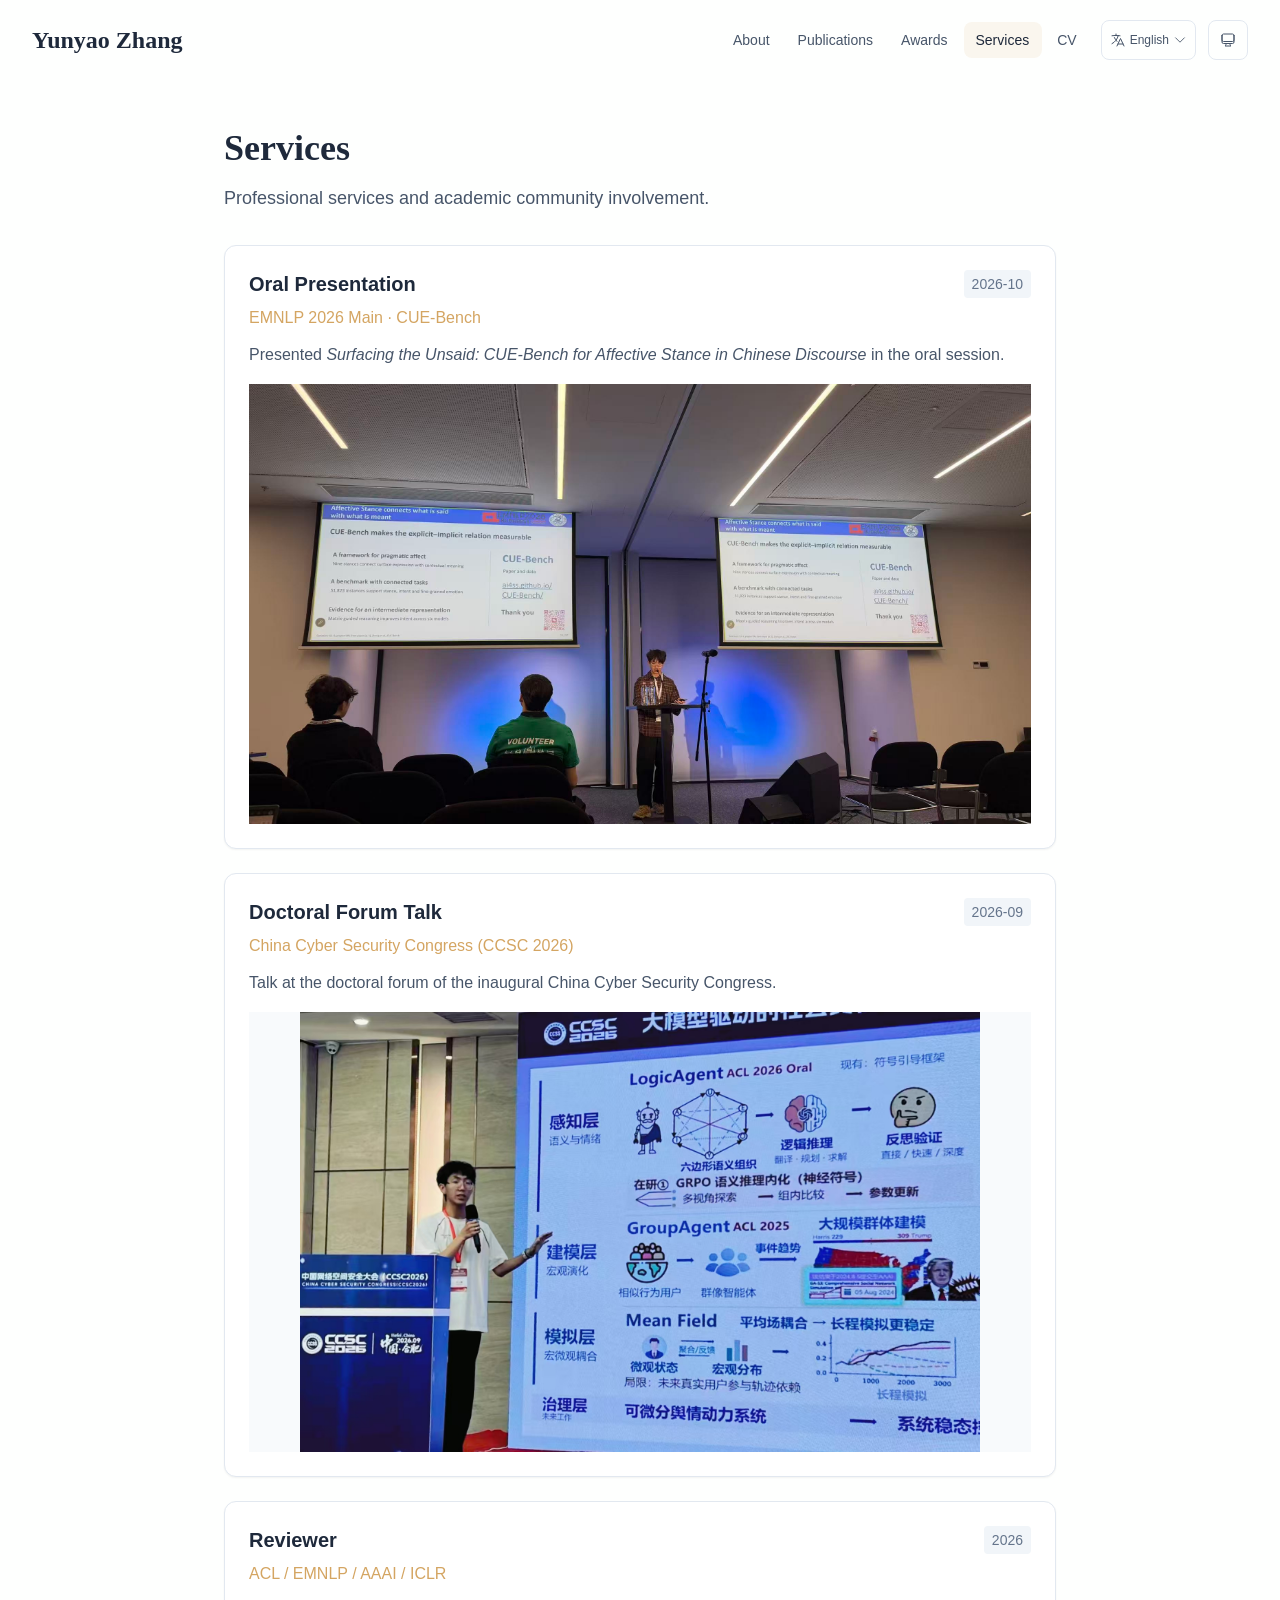
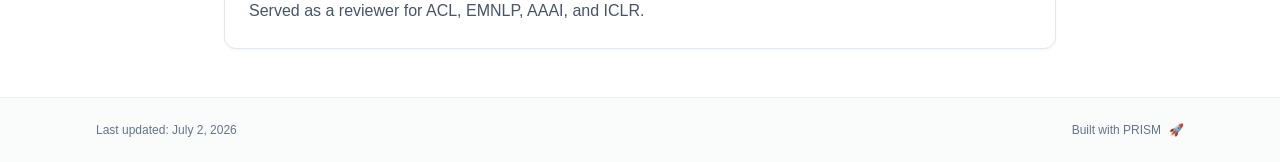
<file: services/index.html>
<!DOCTYPE html><html lang="en" class="scroll-smooth"><head><meta charSet="utf-8"/><meta name="viewport" content="width=device-width, initial-scale=1"/><link rel="stylesheet" href="/_next/static/css/0fc8fcd949848625.css" data-precedence="next"/><link rel="preload" as="script" fetchPriority="low" href="/_next/static/chunks/webpack-679b75d1c4c2027c.js"/><script src="/_next/static/chunks/4bd1b696-70b6d399998de86a.js" async=""></script><script src="/_next/static/chunks/684-5aaa8290a129f299.js" async=""></script><script src="/_next/static/chunks/main-app-fe39dfb6bea1329b.js" async=""></script><script src="/_next/static/chunks/461-a9a5d7b05a71d978.js" async=""></script><script src="/_next/static/chunks/874-6cc630662f3664af.js" async=""></script><script src="/_next/static/chunks/291-e39730cc9327e39b.js" async=""></script><script src="/_next/static/chunks/app/layout-7bf61e12a4ad59d6.js" async=""></script><script src="/_next/static/chunks/178-595a94b9af1e67b5.js" async=""></script><script src="/_next/static/chunks/325-6c31068943ad7ac3.js" async=""></script><script src="/_next/static/chunks/app/%5Bslug%5D/page-a5dc32ef2c9a8a50.js" async=""></script><link rel="icon" href="/favicon.svg" type="image/svg+xml"/><link rel="dns-prefetch" href="https://jialeliu.com"/><link rel="preconnect" href="https://jialeliu.com" crossorigin=""/><link rel="preload" as="font" type="font/woff2" href="https://jialeliu.com/fonts/georgiab.woff2" crossorigin=""/><script>
              try {
                const theme = localStorage.getItem('theme-storage');
                const parsed = theme ? JSON.parse(theme) : null;
                const setting = parsed?.state?.theme || 'system';
                const prefersDark = typeof window !== 'undefined' && window.matchMedia && window.matchMedia('(prefers-color-scheme: dark)').matches;
                const effective = setting === 'dark' ? 'dark' : (setting === 'light' ? 'light' : (prefersDark ? 'dark' : 'light'));
                var root = document.documentElement;
                root.classList.add(effective);
                root.setAttribute('data-theme', effective);
              } catch (e) {
                var root = document.documentElement;
                root.classList.add('light');
                root.setAttribute('data-theme', 'light');
              }
            </script><script>
    try {
      const cfg = {"enabled":true,"locales":["zh","en"],"defaultLocale":"en","mode":"auto","fixedLocale":"en","persist":false,"switcher":true,"labels":{"zh":"中文","en":"English"}};
      const storageKey = 'locale-storage';
      const normalize = (value) => typeof value === 'string' ? value.trim().replace('_', '-').toLowerCase() : '';
      const matchLocale = (candidate) => {
        const normalized = normalize(candidate);
        if (!normalized) return null;
        if (cfg.locales.includes(normalized)) return normalized;
        const language = normalized.split('-')[0];
        if (cfg.locales.includes(language)) return language;
        return null;
      };

      let resolved = null;

      if (cfg.persist) {
        resolved = matchLocale(localStorage.getItem(storageKey));
      }

      if (!resolved) {
        if (cfg.mode === 'fixed') {
          resolved = cfg.fixedLocale;
        } else {
          resolved = matchLocale(navigator.language);
        }
      }

      if (!resolved) {
        resolved = cfg.defaultLocale;
      }

      const root = document.documentElement;
      root.lang = resolved;
      root.setAttribute('data-locale', resolved);

      if (cfg.persist) {
        localStorage.setItem(storageKey, resolved);
      }
    } catch (e) {
      const root = document.documentElement;
      root.lang = 'en';
      root.setAttribute('data-locale', 'en');
    }
  </script><title>Services | Yunyao Zhang</title><meta name="description" content="Professional services and academic community involvement."/><meta name="author" content="Yunyao Zhang"/><meta name="keywords" content="Yunyao Zhang,PhD,Research,Huazhong University of Science and Technology"/><meta name="creator" content="Yunyao Zhang"/><meta name="publisher" content="Yunyao Zhang"/><meta property="og:title" content="Yunyao Zhang"/><meta property="og:description" content="PhD Candidate at Huazhong University of Science and Technology."/><meta property="og:site_name" content="Yunyao Zhang&#x27;s Academic Website"/><meta property="og:locale" content="en_US"/><meta property="og:type" content="website"/><meta name="twitter:card" content="summary"/><meta name="twitter:title" content="Yunyao Zhang"/><meta name="twitter:description" content="PhD Candidate at Huazhong University of Science and Technology."/><link rel="icon" href="/favicon.svg"/><script>document.querySelectorAll('body link[rel="icon"], body link[rel="apple-touch-icon"]').forEach(el => document.head.appendChild(el))</script><script src="/_next/static/chunks/polyfills-42372ed130431b0a.js" noModule=""></script></head><body class="font-sans antialiased"><div style="visibility:hidden"><nav class="fixed top-0 left-0 right-0 z-50" data-headlessui-state=""><div class="transition-all duration-300 ease-out bg-transparent" style="transform:translateY(-100px)"><div class="max-w-7xl mx-auto px-4 sm:px-6 lg:px-8"><div class="flex justify-between items-center h-16 lg:h-20"><div class="flex-shrink-0" tabindex="0"><a class="text-xl lg:text-2xl font-serif font-semibold text-primary hover:text-accent transition-colors duration-200" href="/">Yunyao Zhang</a></div><div class="hidden lg:block"><div class="ml-10 flex items-center space-x-3"><div class="relative flex items-baseline space-x-1"><a data-nav-href="/" class="relative px-3 py-2 text-sm font-medium rounded-lg transition-colors duration-150 text-neutral-600" href="/">About</a><a data-nav-href="/publications" class="relative px-3 py-2 text-sm font-medium rounded-lg transition-colors duration-150 text-neutral-600" href="/publications/">Publications</a><a data-nav-href="/awards" class="relative px-3 py-2 text-sm font-medium rounded-lg transition-colors duration-150 text-neutral-600" href="/awards/">Awards</a><a data-nav-href="/services" class="relative px-3 py-2 text-sm font-medium rounded-lg transition-colors duration-150 text-primary" href="/services/">Services</a><a data-nav-href="/cv" class="relative px-3 py-2 text-sm font-medium rounded-lg transition-colors duration-150 text-neutral-600" href="/cv/">CV</a></div><div class="flex items-center justify-center w-14 h-10 rounded-lg border border-neutral-200 dark:border-[rgba(148,163,184,0.24)] bg-background dark:bg-neutral-800"><div class="w-6 h-4 rounded bg-neutral-300 animate-pulse"></div></div><div class="flex items-center justify-center w-10 h-10 rounded-lg border border-neutral-200 dark:border-[rgba(148,163,184,0.24)] bg-background dark:bg-neutral-800"><div class="w-4 h-4 rounded-full bg-neutral-300 animate-pulse"></div></div></div></div><div class="lg:hidden flex items-center space-x-2"><div class="flex items-center justify-center w-14 h-10 rounded-lg border border-neutral-200 dark:border-[rgba(148,163,184,0.24)] bg-background dark:bg-neutral-800"><div class="w-6 h-4 rounded bg-neutral-300 animate-pulse"></div></div><div class="flex items-center justify-center w-10 h-10 rounded-lg border border-neutral-200 dark:border-[rgba(148,163,184,0.24)] bg-background dark:bg-neutral-800"><div class="w-4 h-4 rounded-full bg-neutral-300 animate-pulse"></div></div><button class="inline-flex items-center justify-center p-2 rounded-md text-neutral-600 hover:text-primary hover:bg-neutral-100 dark:hover:bg-neutral-800 focus:outline-none focus:ring-2 focus:ring-inset focus:ring-accent transition-colors duration-200" id="headlessui-disclosure-button-«R7pdb»" type="button" aria-expanded="false" data-headlessui-state=""><span class="sr-only">Open main menu</span><div><svg xmlns="http://www.w3.org/2000/svg" fill="none" viewBox="0 0 24 24" stroke-width="1.5" stroke="currentColor" aria-hidden="true" data-slot="icon" class="block h-6 w-6"><path stroke-linecap="round" stroke-linejoin="round" d="M3.75 6.75h16.5M3.75 12h16.5m-16.5 5.25h16.5"></path></svg></div></button></div></div></div></div></nav><main class="min-h-screen pt-16 lg:pt-20"><div class="max-w-4xl mx-auto px-4 sm:px-6 lg:px-8 py-12"><div style="opacity:0;transform:translateY(20px)"><div class="mb-8"><h1 class="text-4xl font-serif font-bold text-primary mb-4">Services</h1><div class="text-lg text-neutral-600 dark:text-neutral-500 max-w-2xl leading-relaxed"><p class="mb-3 last:mb-0">Professional services and academic community involvement.</p></div></div><div class="grid gap-6"><div class="bg-white dark:bg-neutral-900 p-6 rounded-xl shadow-sm border border-neutral-200 dark:border-neutral-800 hover:shadow-lg transition-all duration-200 hover:scale-[1.01]" style="opacity:0;transform:translateY(20px)"><div class="flex justify-between items-start mb-2"><h3 class="text-xl font-semibold text-primary">Oral Presentation</h3><span class="text-sm text-neutral-500 font-medium bg-neutral-100 dark:bg-neutral-800 px-2 py-1 rounded">2026-10</span></div><p class="text-base text-accent font-medium mb-3">EMNLP 2026 Main · CUE-Bench</p><div class="text-base text-neutral-600 dark:text-neutral-500 leading-relaxed"><p class="mb-3 last:mb-0">Presented <em class="italic">Surfacing the Unsaid: CUE-Bench for Affective Stance in Chinese Discourse</em> in the oral session.</p></div><div class="relative mt-4 aspect-video w-full overflow-hidden bg-neutral-50 dark:bg-neutral-800"><img alt="EMNLP 2026 Main · CUE-Bench presentation" loading="lazy" decoding="async" data-nimg="fill" class="object-contain" style="position:absolute;height:100%;width:100%;left:0;top:0;right:0;bottom:0;color:transparent" src="/talks/emnlp-2026-oral.jpg"/></div></div><div class="bg-white dark:bg-neutral-900 p-6 rounded-xl shadow-sm border border-neutral-200 dark:border-neutral-800 hover:shadow-lg transition-all duration-200 hover:scale-[1.01]" style="opacity:0;transform:translateY(20px)"><div class="flex justify-between items-start mb-2"><h3 class="text-xl font-semibold text-primary">Doctoral Forum Talk</h3><span class="text-sm text-neutral-500 font-medium bg-neutral-100 dark:bg-neutral-800 px-2 py-1 rounded">2026-09</span></div><p class="text-base text-accent font-medium mb-3">China Cyber Security Congress (CCSC 2026)</p><div class="text-base text-neutral-600 dark:text-neutral-500 leading-relaxed"><p class="mb-3 last:mb-0">Talk at the doctoral forum of the inaugural China Cyber Security Congress.</p></div><div class="relative mt-4 aspect-video w-full overflow-hidden bg-neutral-50 dark:bg-neutral-800"><img alt="China Cyber Security Congress (CCSC 2026) presentation" loading="lazy" decoding="async" data-nimg="fill" class="object-contain" style="position:absolute;height:100%;width:100%;left:0;top:0;right:0;bottom:0;color:transparent" src="/talks/ccsc-2026-doctoral-forum.jpg"/></div></div><div class="bg-white dark:bg-neutral-900 p-6 rounded-xl shadow-sm border border-neutral-200 dark:border-neutral-800 hover:shadow-lg transition-all duration-200 hover:scale-[1.01]" style="opacity:0;transform:translateY(20px)"><div class="flex justify-between items-start mb-2"><h3 class="text-xl font-semibold text-primary">Reviewer</h3><span class="text-sm text-neutral-500 font-medium bg-neutral-100 dark:bg-neutral-800 px-2 py-1 rounded">2026</span></div><p class="text-base text-accent font-medium mb-3">ACL / EMNLP / AAAI / ICLR</p><div class="text-base text-neutral-600 dark:text-neutral-500 leading-relaxed"><p class="mb-3 last:mb-0">Served as a reviewer for ACL, EMNLP, AAAI, and ICLR.</p></div></div></div></div></div><!--$--><!--/$--><!--$--><!--/$--></main><footer class="border-t border-neutral-200/50 bg-neutral-50/50 dark:bg-neutral-900/50 dark:border-neutral-700/50"><div class="max-w-6xl mx-auto px-4 sm:px-6 lg:px-8 py-6"><div class="flex flex-col sm:flex-row justify-between items-center gap-2"><p class="text-xs text-neutral-500">Last updated<!-- -->: <!-- -->July 2, 2026</p><p class="text-xs text-neutral-500 flex items-center"><a href="https://github.com/xyjoey/PRISM" target="_blank" rel="noopener noreferrer">Built with PRISM</a><span class="ml-2">🚀</span></p></div></div></footer></div><script src="/_next/static/chunks/webpack-679b75d1c4c2027c.js" async=""></script><script>(self.__next_f=self.__next_f||[]).push([0])</script><script>self.__next_f.push([1,"1:\"$Sreact.fragment\"\n3:I[3719,[\"461\",\"static/chunks/461-a9a5d7b05a71d978.js\",\"874\",\"static/chunks/874-6cc630662f3664af.js\",\"291\",\"static/chunks/291-e39730cc9327e39b.js\",\"177\",\"static/chunks/app/layout-7bf61e12a4ad59d6.js\"],\"ThemeProvider\"]\n4:I[310,[\"461\",\"static/chunks/461-a9a5d7b05a71d978.js\",\"874\",\"static/chunks/874-6cc630662f3664af.js\",\"291\",\"static/chunks/291-e39730cc9327e39b.js\",\"177\",\"static/chunks/app/layout-7bf61e12a4ad59d6.js\"],\"LocaleProvider\"]\n5:I[4574,[\"461\",\"static/chunks/461-a9a5d7b05a71d978.js\",\"874\",\"static/chunks/874-6cc630662f3664af.js\",\"291\",\"static/chunks/291-e39730cc9327e39b.js\",\"177\",\"static/chunks/app/layout-7bf61e12a4ad59d6.js\"],\"default\"]\n6:I[7555,[],\"\"]\n7:I[1295,[],\"\"]\n8:I[2548,[\"461\",\"static/chunks/461-a9a5d7b05a71d978.js\",\"874\",\"static/chunks/874-6cc630662f3664af.js\",\"291\",\"static/chunks/291-e39730cc9327e39b.js\",\"177\",\"static/chunks/app/layout-7bf61e12a4ad59d6.js\"],\"default\"]\na:I[9665,[],\"MetadataBoundary\"]\nc:I[9665,[],\"OutletBoundary\"]\nf:I[4911,[],\"AsyncMetadataOutlet\"]\n11:I[9665,[],\"ViewportBoundary\"]\n13:I[6614,[],\"\"]\n:HL[\"/_next/static/css/0fc8fcd949848625.css\",\"style\"]\n2:T591,\n    try {\n      const cfg = {\"enabled\":true,\"locales\":[\"zh\",\"en\"],\"defaultLocale\":\"en\",\"mode\":\"auto\",\"fixedLocale\":\"en\",\"persist\":false,\"switcher\":true,\"labels\":{\"zh\":\"中文\",\"en\":\"English\"}};\n      const storageKey = 'locale-storage';\n      const normalize = (value) =\u003e typeof value === 'string' ? value.trim().replace('_', '-').toLowerCase() : '';\n      const matchLocale = (candidate) =\u003e {\n        const normalized = normalize(candidate);\n        if (!normalized) return null;\n        if (cfg.locales.includes(normalized)) return normalized;\n        const language = normalized.split('-')[0];\n        if (cfg.locales.includes(language)) return language;\n        return null;\n      };\n\n      let resolved = null;\n\n      if (cfg.persist) {\n        resolved = matchLocale(localStorage.getItem(storageKey));\n      }\n\n      if (!resolved) {\n        if (cfg.mode === 'fixed') {\n          resolved = cfg.fixedLocale;\n        "])</script><script>self.__next_f.push([1,"} else {\n          resolved = matchLocale(navigator.language);\n        }\n      }\n\n      if (!resolved) {\n        resolved = cfg.defaultLocale;\n      }\n\n      const root = document.documentElement;\n      root.lang = resolved;\n      root.setAttribute('data-locale', resolved);\n\n      if (cfg.persist) {\n        localStorage.setItem(storageKey, resolved);\n      }\n    } catch (e) {\n      const root = document.documentElement;\n      root.lang = 'en';\n      root.setAttribute('data-locale', 'en');\n    }\n  "])</script><script>self.__next_f.push([1,"0:{\"P\":null,\"b\":\"p8V5a0UI96B5BmyBYPqaf\",\"p\":\"\",\"c\":[\"\",\"services\",\"\"],\"i\":false,\"f\":[[[\"\",{\"children\":[[\"slug\",\"services\",\"d\"],{\"children\":[\"__PAGE__\",{}]}]},\"$undefined\",\"$undefined\",true],[\"\",[\"$\",\"$1\",\"c\",{\"children\":[[[\"$\",\"link\",\"0\",{\"rel\":\"stylesheet\",\"href\":\"/_next/static/css/0fc8fcd949848625.css\",\"precedence\":\"next\",\"crossOrigin\":\"$undefined\",\"nonce\":\"$undefined\"}]],[\"$\",\"html\",null,{\"lang\":\"en\",\"className\":\"scroll-smooth\",\"suppressHydrationWarning\":true,\"children\":[[\"$\",\"head\",null,{\"children\":[[\"$\",\"link\",null,{\"rel\":\"icon\",\"href\":\"/favicon.svg\",\"type\":\"image/svg+xml\"}],[\"$\",\"link\",null,{\"rel\":\"dns-prefetch\",\"href\":\"https://jialeliu.com\"}],[\"$\",\"link\",null,{\"rel\":\"preconnect\",\"href\":\"https://jialeliu.com\",\"crossOrigin\":\"\"}],[\"$\",\"link\",null,{\"rel\":\"preload\",\"as\":\"font\",\"type\":\"font/woff2\",\"href\":\"https://jialeliu.com/fonts/georgiab.woff2\",\"crossOrigin\":\"\"}],[\"$\",\"script\",null,{\"dangerouslySetInnerHTML\":{\"__html\":\"\\n              try {\\n                const theme = localStorage.getItem('theme-storage');\\n                const parsed = theme ? JSON.parse(theme) : null;\\n                const setting = parsed?.state?.theme || 'system';\\n                const prefersDark = typeof window !== 'undefined' \u0026\u0026 window.matchMedia \u0026\u0026 window.matchMedia('(prefers-color-scheme: dark)').matches;\\n                const effective = setting === 'dark' ? 'dark' : (setting === 'light' ? 'light' : (prefersDark ? 'dark' : 'light'));\\n                var root = document.documentElement;\\n                root.classList.add(effective);\\n                root.setAttribute('data-theme', effective);\\n              } catch (e) {\\n                var root = document.documentElement;\\n                root.classList.add('light');\\n                root.setAttribute('data-theme', 'light');\\n              }\\n            \"}}],[\"$\",\"script\",null,{\"dangerouslySetInnerHTML\":{\"__html\":\"$2\"}}]]}],[\"$\",\"body\",null,{\"className\":\"font-sans antialiased\",\"children\":[\"$\",\"$L3\",null,{\"children\":[\"$\",\"$L4\",null,{\"config\":{\"enabled\":true,\"locales\":[\"zh\",\"en\"],\"defaultLocale\":\"en\",\"mode\":\"auto\",\"fixedLocale\":\"en\",\"persist\":false,\"switcher\":true,\"labels\":{\"zh\":\"中文\",\"en\":\"English\"}},\"children\":[[\"$\",\"$L5\",null,{\"items\":[{\"title\":\"About\",\"type\":\"page\",\"target\":\"about\",\"href\":\"/\"},{\"title\":\"Publications\",\"type\":\"page\",\"target\":\"publications\",\"href\":\"/publications\"},{\"title\":\"Awards\",\"type\":\"page\",\"target\":\"awards\",\"href\":\"/awards\"},{\"title\":\"Services\",\"type\":\"page\",\"target\":\"services\",\"href\":\"/services\"},{\"title\":\"CV\",\"type\":\"page\",\"target\":\"cv\",\"href\":\"/cv\"}],\"siteTitle\":\"Yunyao Zhang\",\"enableOnePageMode\":false,\"i18n\":\"$0:f:0:1:1:props:children:1:props:children:1:props:children:props:children:props:config\",\"itemsByLocale\":{\"zh\":[{\"title\":\"关于我\",\"type\":\"page\",\"target\":\"about\",\"href\":\"/\"},{\"title\":\"论文\",\"type\":\"page\",\"target\":\"publications\",\"href\":\"/publications\"},{\"title\":\"奖项\",\"type\":\"page\",\"target\":\"awards\",\"href\":\"/awards\"},{\"title\":\"服务\",\"type\":\"page\",\"target\":\"services\",\"href\":\"/services\"},{\"title\":\"简历\",\"type\":\"page\",\"target\":\"cv\",\"href\":\"/cv\"}],\"en\":[{\"title\":\"About\",\"type\":\"page\",\"target\":\"about\",\"href\":\"/\"},{\"title\":\"Publications\",\"type\":\"page\",\"target\":\"publications\",\"href\":\"/publications\"},{\"title\":\"Awards\",\"type\":\"page\",\"target\":\"awards\",\"href\":\"/awards\"},{\"title\":\"Services\",\"type\":\"page\",\"target\":\"services\",\"href\":\"/services\"},{\"title\":\"CV\",\"type\":\"page\",\"target\":\"cv\",\"href\":\"/cv\"}]},\"siteTitleByLocale\":{\"zh\":\"张云耀\",\"en\":\"Yunyao Zhang\"}}],[\"$\",\"main\",null,{\"className\":\"min-h-screen pt-16 lg:pt-20\",\"children\":[\"$\",\"$L6\",null,{\"parallelRouterKey\":\"children\",\"error\":\"$undefined\",\"errorStyles\":\"$undefined\",\"errorScripts\":\"$undefined\",\"template\":[\"$\",\"$L7\",null,{}],\"templateStyles\":\"$undefined\",\"templateScripts\":\"$undefined\",\"notFound\":[[[\"$\",\"title\",null,{\"children\":\"404: This page could not be found.\"}],[\"$\",\"div\",null,{\"style\":{\"fontFamily\":\"system-ui,\\\"Segoe UI\\\",Roboto,Helvetica,Arial,sans-serif,\\\"Apple Color Emoji\\\",\\\"Segoe UI Emoji\\\"\",\"height\":\"100vh\",\"textAlign\":\"center\",\"display\":\"flex\",\"flexDirection\":\"column\",\"alignItems\":\"center\",\"justifyContent\":\"center\"},\"children\":[\"$\",\"div\",null,{\"children\":[[\"$\",\"style\",null,{\"dangerouslySetInnerHTML\":{\"__html\":\"body{color:#000;background:#fff;margin:0}.next-error-h1{border-right:1px solid rgba(0,0,0,.3)}@media (prefers-color-scheme:dark){body{color:#fff;background:#000}.next-error-h1{border-right:1px solid rgba(255,255,255,.3)}}\"}}],[\"$\",\"h1\",null,{\"className\":\"next-error-h1\",\"style\":{\"display\":\"inline-block\",\"margin\":\"0 20px 0 0\",\"padding\":\"0 23px 0 0\",\"fontSize\":24,\"fontWeight\":500,\"verticalAlign\":\"top\",\"lineHeight\":\"49px\"},\"children\":404}],[\"$\",\"div\",null,{\"style\":{\"display\":\"inline-block\"},\"children\":[\"$\",\"h2\",null,{\"style\":{\"fontSize\":14,\"fontWeight\":400,\"lineHeight\":\"49px\",\"margin\":0},\"children\":\"This page could not be found.\"}]}]]}]}]],[]],\"forbidden\":\"$undefined\",\"unauthorized\":\"$undefined\"}]}],[\"$\",\"$L8\",null,{\"lastUpdated\":\"July 2, 2026\",\"lastUpdatedByLocale\":{\"zh\":\"2026年7月2日\",\"en\":\"July 2, 2026\"},\"defaultLocale\":\"en\"}]]}]}]}]]}]]}],{\"children\":[[\"slug\",\"services\",\"d\"],[\"$\",\"$1\",\"c\",{\"children\":[null,[\"$\",\"$L6\",null,{\"parallelRouterKey\":\"children\",\"error\":\"$undefined\",\"errorStyles\":\"$undefined\",\"errorScripts\":\"$undefined\",\"template\":[\"$\",\"$L7\",null,{}],\"templateStyles\":\"$undefined\",\"templateScripts\":\"$undefined\",\"notFound\":\"$undefined\",\"forbidden\":\"$undefined\",\"unauthorized\":\"$undefined\"}]]}],{\"children\":[\"__PAGE__\",[\"$\",\"$1\",\"c\",{\"children\":[\"$L9\",[\"$\",\"$La\",null,{\"children\":\"$Lb\"}],null,[\"$\",\"$Lc\",null,{\"children\":[\"$Ld\",\"$Le\",[\"$\",\"$Lf\",null,{\"promise\":\"$@10\"}]]}]]}],{},null,false]},null,false]},null,false],[\"$\",\"$1\",\"h\",{\"children\":[null,[\"$\",\"$1\",\"lW8oJY8QiDUdfYdPg-dFa\",{\"children\":[[\"$\",\"$L11\",null,{\"children\":\"$L12\"}],null]}],null]}],false]],\"m\":\"$undefined\",\"G\":[\"$13\",\"$undefined\"],\"s\":false,\"S\":true}\n"])</script><script>self.__next_f.push([1,"14:\"$Sreact.suspense\"\n15:I[4911,[],\"AsyncMetadata\"]\n17:I[2382,[\"461\",\"static/chunks/461-a9a5d7b05a71d978.js\",\"178\",\"static/chunks/178-595a94b9af1e67b5.js\",\"325\",\"static/chunks/325-6c31068943ad7ac3.js\",\"182\",\"static/chunks/app/%5Bslug%5D/page-a5dc32ef2c9a8a50.js\"],\"default\"]\nb:[\"$\",\"$14\",null,{\"fallback\":null,\"children\":[\"$\",\"$L15\",null,{\"promise\":\"$@16\"}]}]\n9:[\"$\",\"$L17\",null,{\"dataByLocale\":{\"zh\":{\"type\":\"card\",\"config\":{\"type\":\"card\",\"title\":\"学术服务\",\"description\":\"专业服务与学术共同体参与情况。\",\"items\":[{\"title\":\"Oral 报告\",\"subtitle\":\"EMNLP 2026 Main · CUE-Bench\",\"date\":\"2026-10\",\"content\":\"在 EMNLP 2026 Oral 环节报告论文《Surfacing the Unsaid: CUE-Bench for Affective Stance in Chinese Discourse》。\",\"image\":\"/talks/emnlp-2026-oral.jpg\"},{\"title\":\"博士生论坛报告\",\"subtitle\":\"首届中国网络空间安全大会（CCSC 2026）\",\"date\":\"2026-09\",\"content\":\"在 CCSC 2026 博士生论坛作报告。\",\"image\":\"/talks/ccsc-2026-doctoral-forum.jpg\"},{\"title\":\"审稿人\",\"subtitle\":\"ACL / EMNLP / AAAI / ICLR\",\"date\":\"2026\",\"content\":\"担任 ACL、EMNLP、AAAI 与 ICLR 审稿人。\"}]}},\"en\":{\"type\":\"card\",\"config\":{\"type\":\"card\",\"title\":\"Services\",\"description\":\"Professional services and academic community involvement.\",\"items\":[{\"title\":\"Oral Presentation\",\"subtitle\":\"EMNLP 2026 Main · CUE-Bench\",\"date\":\"2026-10\",\"content\":\"Presented *Surfacing the Unsaid: CUE-Bench for Affective Stance in Chinese Discourse* in the oral session.\",\"image\":\"/talks/emnlp-2026-oral.jpg\"},{\"title\":\"Doctoral Forum Talk\",\"subtitle\":\"China Cyber Security Congress (CCSC 2026)\",\"date\":\"2026-09\",\"content\":\"Talk at the doctoral forum of the inaugural China Cyber Security Congress.\",\"image\":\"/talks/ccsc-2026-doctoral-forum.jpg\"},{\"title\":\"Reviewer\",\"subtitle\":\"ACL / EMNLP / AAAI / ICLR\",\"date\":\"2026\",\"content\":\"Served as a reviewer for ACL, EMNLP, AAAI, and ICLR.\"}]}}},\"defaultLocale\":\"en\"}]\n"])</script><script>self.__next_f.push([1,"e:null\n"])</script><script>self.__next_f.push([1,"12:[[\"$\",\"meta\",\"0\",{\"charSet\":\"utf-8\"}],[\"$\",\"meta\",\"1\",{\"name\":\"viewport\",\"content\":\"width=device-width, initial-scale=1\"}]]\nd:null\n"])</script><script>self.__next_f.push([1,"16:{\"metadata\":[[\"$\",\"title\",\"0\",{\"children\":\"Services | Yunyao Zhang\"}],[\"$\",\"meta\",\"1\",{\"name\":\"description\",\"content\":\"Professional services and academic community involvement.\"}],[\"$\",\"meta\",\"2\",{\"name\":\"author\",\"content\":\"Yunyao Zhang\"}],[\"$\",\"meta\",\"3\",{\"name\":\"keywords\",\"content\":\"Yunyao Zhang,PhD,Research,Huazhong University of Science and Technology\"}],[\"$\",\"meta\",\"4\",{\"name\":\"creator\",\"content\":\"Yunyao Zhang\"}],[\"$\",\"meta\",\"5\",{\"name\":\"publisher\",\"content\":\"Yunyao Zhang\"}],[\"$\",\"meta\",\"6\",{\"property\":\"og:title\",\"content\":\"Yunyao Zhang\"}],[\"$\",\"meta\",\"7\",{\"property\":\"og:description\",\"content\":\"PhD Candidate at Huazhong University of Science and Technology.\"}],[\"$\",\"meta\",\"8\",{\"property\":\"og:site_name\",\"content\":\"Yunyao Zhang's Academic Website\"}],[\"$\",\"meta\",\"9\",{\"property\":\"og:locale\",\"content\":\"en_US\"}],[\"$\",\"meta\",\"10\",{\"property\":\"og:type\",\"content\":\"website\"}],[\"$\",\"meta\",\"11\",{\"name\":\"twitter:card\",\"content\":\"summary\"}],[\"$\",\"meta\",\"12\",{\"name\":\"twitter:title\",\"content\":\"Yunyao Zhang\"}],[\"$\",\"meta\",\"13\",{\"name\":\"twitter:description\",\"content\":\"PhD Candidate at Huazhong University of Science and Technology.\"}],[\"$\",\"link\",\"14\",{\"rel\":\"icon\",\"href\":\"/favicon.svg\"}]],\"error\":null,\"digest\":\"$undefined\"}\n10:{\"metadata\":\"$16:metadata\",\"error\":null,\"digest\":\"$undefined\"}\n"])</script></body></html>
</file>
<file: _next/static/css/0fc8fcd949848625.css>
/*! tailwindcss v4.1.10 | MIT License | https://tailwindcss.com */@layer properties{@supports (((-webkit-hyphens:none)) and (not (margin-trim:inline))) or ((-moz-orient:inline) and (not (color:rgb(from red r g b)))){*,::backdrop,:after,:before{--tw-translate-x:0;--tw-translate-y:0;--tw-translate-z:0;--tw-rotate-x:initial;--tw-rotate-y:initial;--tw-rotate-z:initial;--tw-skew-x:initial;--tw-skew-y:initial;--tw-scroll-snap-strictness:proximity;--tw-space-y-reverse:0;--tw-space-x-reverse:0;--tw-border-style:solid;--tw-leading:initial;--tw-font-weight:initial;--tw-shadow:0 0 #0000;--tw-shadow-color:initial;--tw-shadow-alpha:100%;--tw-inset-shadow:0 0 #0000;--tw-inset-shadow-color:initial;--tw-inset-shadow-alpha:100%;--tw-ring-color:initial;--tw-ring-shadow:0 0 #0000;--tw-inset-ring-color:initial;--tw-inset-ring-shadow:0 0 #0000;--tw-ring-inset:initial;--tw-ring-offset-width:0px;--tw-ring-offset-color:#fff;--tw-ring-offset-shadow:0 0 #0000;--tw-blur:initial;--tw-brightness:initial;--tw-contrast:initial;--tw-grayscale:initial;--tw-hue-rotate:initial;--tw-invert:initial;--tw-opacity:initial;--tw-saturate:initial;--tw-sepia:initial;--tw-drop-shadow:initial;--tw-drop-shadow-color:initial;--tw-drop-shadow-alpha:100%;--tw-drop-shadow-size:initial;--tw-backdrop-blur:initial;--tw-backdrop-brightness:initial;--tw-backdrop-contrast:initial;--tw-backdrop-grayscale:initial;--tw-backdrop-hue-rotate:initial;--tw-backdrop-invert:initial;--tw-backdrop-opacity:initial;--tw-backdrop-saturate:initial;--tw-backdrop-sepia:initial;--tw-duration:initial;--tw-ease:initial;--tw-scale-x:1;--tw-scale-y:1;--tw-scale-z:1}}}@layer theme{:host,:root{--font-sans:"Inter",-apple-system,BlinkMacSystemFont,"Segoe UI",Roboto,sans-serif;--color-red-50:oklch(97.1% .013 17.38);--color-red-400:oklch(70.4% .191 22.216);--color-red-600:oklch(57.7% .245 27.325);--color-red-900:oklch(39.6% .141 25.723);--color-white:#fff;--spacing:.25rem;--container-2xl:42rem;--container-3xl:48rem;--container-4xl:56rem;--container-6xl:72rem;--container-7xl:80rem;--text-xs:.75rem;--text-xs--line-height:calc(1/.75);--text-sm:.875rem;--text-sm--line-height:calc(1.25/.875);--text-base:1rem;--text-base--line-height:calc(1.5/1);--text-lg:1.125rem;--text-lg--line-height:calc(1.75/1.125);--text-xl:1.25rem;--text-xl--line-height:calc(1.75/1.25);--text-2xl:1.5rem;--text-2xl--line-height:calc(2/1.5);--text-3xl:1.875rem;--text-3xl--line-height:calc(2.25/1.875);--text-4xl:2.25rem;--text-4xl--line-height:calc(2.5/2.25);--font-weight-medium:500;--font-weight-semibold:600;--font-weight-bold:700;--leading-tight:1.25;--leading-relaxed:1.625;--radius-md:.375rem;--radius-lg:.5rem;--radius-xl:.75rem;--radius-2xl:1rem;--ease-out:cubic-bezier(0,0,.2,1);--animate-pulse:pulse 2s cubic-bezier(.4,0,.6,1)infinite;--blur-xl:24px;--aspect-video:16/9;--default-transition-duration:.15s;--default-transition-timing-function:cubic-bezier(.4,0,.2,1);--default-font-family:"Inter",-apple-system,BlinkMacSystemFont,"Segoe UI",Roboto,sans-serif;--default-mono-font-family:"SF Mono",Monaco,"Cascadia Code","Roboto Mono",Consolas,"Courier New",monospace;--line-height-normal:1.5;--shadow-glass:0 8px 32px 0 #1f26875e}}@layer base{*,::backdrop,:after,:before{box-sizing:border-box;border:0 solid;margin:0;padding:0}::file-selector-button{box-sizing:border-box;border:0 solid;margin:0;padding:0}:host,html{-webkit-text-size-adjust:100%;tab-size:4;line-height:1.5;font-family:var(--default-font-family,ui-sans-serif,system-ui,sans-serif,"Apple Color Emoji","Segoe UI Emoji","Segoe UI Symbol","Noto Color Emoji");font-feature-settings:var(--default-font-feature-settings,normal);font-variation-settings:var(--default-font-variation-settings,normal);-webkit-tap-highlight-color:transparent}hr{height:0;color:inherit;border-top-width:1px}abbr:where([title]){-webkit-text-decoration:underline dotted;text-decoration:underline dotted}h1,h2,h3,h4,h5,h6{font-size:inherit;font-weight:inherit}a{color:inherit;-webkit-text-decoration:inherit;text-decoration:inherit}b,strong{font-weight:bolder}code,kbd,pre,samp{font-family:var(--default-mono-font-family,ui-monospace,SFMono-Regular,Menlo,Monaco,Consolas,"Liberation Mono","Courier New",monospace);font-feature-settings:var(--default-mono-font-feature-settings,normal);font-variation-settings:var(--default-mono-font-variation-settings,normal);font-size:1em}small{font-size:80%}sub,sup{vertical-align:baseline;font-size:75%;line-height:0;position:relative}sub{bottom:-.25em}sup{top:-.5em}table{text-indent:0;border-color:inherit;border-collapse:collapse}:-moz-focusring{outline:auto}progress{vertical-align:baseline}summary{display:list-item}menu,ol,ul{list-style:none}audio,canvas,embed,iframe,img,object,svg,video{vertical-align:middle;display:block}img,video{max-width:100%;height:auto}button,input,optgroup,select,textarea{font:inherit;font-feature-settings:inherit;font-variation-settings:inherit;letter-spacing:inherit;color:inherit;opacity:1;background-color:#0000;border-radius:0}::file-selector-button{font:inherit;font-feature-settings:inherit;font-variation-settings:inherit;letter-spacing:inherit;color:inherit;opacity:1;background-color:#0000;border-radius:0}:where(select:is([multiple],[size])) optgroup{font-weight:bolder}:where(select:is([multiple],[size])) optgroup option{padding-inline-start:20px}::file-selector-button{margin-inline-end:4px}::placeholder{opacity:1}@supports (not ((-webkit-appearance:-apple-pay-button))) or (contain-intrinsic-size:1px){::placeholder{color:currentColor}@supports (color:color-mix(in lab,red,red)){::placeholder{color:color-mix(in oklab,currentcolor 50%,transparent)}}}textarea{resize:vertical}::-webkit-search-decoration{-webkit-appearance:none}::-webkit-date-and-time-value{min-height:1lh;text-align:inherit}::-webkit-datetime-edit{display:inline-flex}::-webkit-datetime-edit-fields-wrapper{padding:0}::-webkit-datetime-edit,::-webkit-datetime-edit-year-field{padding-block:0}::-webkit-datetime-edit-day-field,::-webkit-datetime-edit-month-field{padding-block:0}::-webkit-datetime-edit-hour-field,::-webkit-datetime-edit-minute-field{padding-block:0}::-webkit-datetime-edit-millisecond-field,::-webkit-datetime-edit-second-field{padding-block:0}::-webkit-datetime-edit-meridiem-field{padding-block:0}:-moz-ui-invalid{box-shadow:none}button,input:where([type=button],[type=reset],[type=submit]){appearance:button}::file-selector-button{appearance:button}::-webkit-inner-spin-button,::-webkit-outer-spin-button{height:auto}[hidden]:where(:not([hidden=until-found])){display:none!important}}@layer components;@layer utilities{.pointer-events-none{pointer-events:none}.sr-only{clip:rect(0,0,0,0);white-space:nowrap;border-width:0;width:1px;height:1px;margin:-1px;padding:0;overflow:hidden}.absolute,.sr-only{position:absolute}.fixed{position:fixed}.relative{position:relative}.static{position:static}.sticky{position:sticky}.inset-0{inset:calc(var(--spacing)*0)}.top-0{top:calc(var(--spacing)*0)}.top-1\/2{top:50%}.top-2{top:calc(var(--spacing)*2)}.top-8{top:calc(var(--spacing)*8)}.top-full{top:100%}.right-0{right:calc(var(--spacing)*0)}.right-2{right:calc(var(--spacing)*2)}.left-0{left:calc(var(--spacing)*0)}.left-1\/2{left:50%}.left-3{left:calc(var(--spacing)*3)}.z-10{z-index:10}.z-20{z-index:20}.z-40{z-index:40}.z-50{z-index:50}.float-right{float:right}.container{width:100%}@media (min-width:40rem){.container{max-width:40rem}}@media (min-width:48rem){.container{max-width:48rem}}@media (min-width:64rem){.container{max-width:64rem}}@media (min-width:80rem){.container{max-width:80rem}}@media (min-width:96rem){.container{max-width:96rem}}.mx-auto{margin-inline:auto}.my-4{margin-block:calc(var(--spacing)*4)}.mt-1{margin-top:calc(var(--spacing)*1)}.mt-2{margin-top:calc(var(--spacing)*2)}.mt-3{margin-top:calc(var(--spacing)*3)}.mt-4{margin-top:calc(var(--spacing)*4)}.mt-6{margin-top:calc(var(--spacing)*6)}.mt-8{margin-top:calc(var(--spacing)*8)}.mt-auto{margin-top:auto}.mr-1{margin-right:calc(var(--spacing)*1)}.mr-1\.5{margin-right:calc(var(--spacing)*1.5)}.mr-2{margin-right:calc(var(--spacing)*2)}.mb-1{margin-bottom:calc(var(--spacing)*1)}.mb-2{margin-bottom:calc(var(--spacing)*2)}.mb-3{margin-bottom:calc(var(--spacing)*3)}.mb-4{margin-bottom:calc(var(--spacing)*4)}.mb-6{margin-bottom:calc(var(--spacing)*6)}.mb-8{margin-bottom:calc(var(--spacing)*8)}.ml-0{margin-left:calc(var(--spacing)*0)}.ml-2{margin-left:calc(var(--spacing)*2)}.ml-4{margin-left:calc(var(--spacing)*4)}.ml-6{margin-left:calc(var(--spacing)*6)}.ml-10{margin-left:calc(var(--spacing)*10)}.line-clamp-2{-webkit-line-clamp:2}.line-clamp-2,.line-clamp-3{-webkit-box-orient:vertical;display:-webkit-box;overflow:hidden}.line-clamp-3{-webkit-line-clamp:3}.block{display:block}.contents{display:contents}.flex{display:flex}.grid{display:grid}.hidden{display:none}.inline-flex{display:inline-flex}.aspect-video{aspect-ratio:var(--aspect-video)}.h-0{height:calc(var(--spacing)*0)}.h-2\.5{height:calc(var(--spacing)*2.5)}.h-3{height:calc(var(--spacing)*3)}.h-3\.5{height:calc(var(--spacing)*3.5)}.h-4{height:calc(var(--spacing)*4)}.h-5{height:calc(var(--spacing)*5)}.h-6{height:calc(var(--spacing)*6)}.h-10{height:calc(var(--spacing)*10)}.h-16{height:calc(var(--spacing)*16)}.h-28{height:calc(var(--spacing)*28)}.h-64{height:calc(var(--spacing)*64)}.h-full{height:100%}.max-h-36{max-height:calc(var(--spacing)*36)}.min-h-screen{min-height:100vh}.w-0{width:calc(var(--spacing)*0)}.w-2\.5{width:calc(var(--spacing)*2.5)}.w-3{width:calc(var(--spacing)*3)}.w-3\.5{width:calc(var(--spacing)*3.5)}.w-4{width:calc(var(--spacing)*4)}.w-5{width:calc(var(--spacing)*5)}.w-6{width:calc(var(--spacing)*6)}.w-10{width:calc(var(--spacing)*10)}.w-14{width:calc(var(--spacing)*14)}.w-16{width:calc(var(--spacing)*16)}.w-28{width:calc(var(--spacing)*28)}.w-32{width:calc(var(--spacing)*32)}.w-36{width:calc(var(--spacing)*36)}.w-64{width:calc(var(--spacing)*64)}.w-full{width:100%}.max-w-2xl{max-width:var(--container-2xl)}.max-w-3xl{max-width:var(--container-3xl)}.max-w-4xl{max-width:var(--container-4xl)}.max-w-6xl{max-width:var(--container-6xl)}.max-w-7xl{max-width:var(--container-7xl)}.max-w-\[calc\(100vw-2rem\)\]{max-width:calc(100vw - 2rem)}.flex-shrink-0{flex-shrink:0}.flex-grow{flex-grow:1}.-translate-x-1\/2{--tw-translate-x:calc(calc(1/2*100%)*-1)}.-translate-x-1\/2,.-translate-y-1\/2{translate:var(--tw-translate-x)var(--tw-translate-y)}.-translate-y-1\/2{--tw-translate-y:calc(calc(1/2*100%)*-1)}.-translate-y-full{--tw-translate-y:-100%;translate:var(--tw-translate-x)var(--tw-translate-y)}.transform{transform:var(--tw-rotate-x,)var(--tw-rotate-y,)var(--tw-rotate-z,)var(--tw-skew-x,)var(--tw-skew-y,)}.animate-pulse{animation:var(--animate-pulse)}.cursor-pointer{cursor:pointer}.resize{resize:both}.snap-y{scroll-snap-type:y var(--tw-scroll-snap-strictness)}.snap-mandatory{--tw-scroll-snap-strictness:mandatory}.snap-start{scroll-snap-align:start}.scroll-mt-24{scroll-margin-top:calc(var(--spacing)*24)}.list-inside{list-style-position:inside}.list-decimal{list-style-type:decimal}.list-disc{list-style-type:disc}.grid-cols-1{grid-template-columns:repeat(1,minmax(0,1fr))}.flex-col{flex-direction:column}.flex-wrap{flex-wrap:wrap}.items-baseline{align-items:baseline}.items-center{align-items:center}.items-start{align-items:flex-start}.justify-between{justify-content:space-between}.justify-center{justify-content:center}.gap-1{gap:calc(var(--spacing)*1)}.gap-2{gap:calc(var(--spacing)*2)}.gap-3{gap:calc(var(--spacing)*3)}.gap-4{gap:calc(var(--spacing)*4)}.gap-6{gap:calc(var(--spacing)*6)}.gap-12{gap:calc(var(--spacing)*12)}:where(.space-y-1>:not(:last-child)){--tw-space-y-reverse:0;margin-block-start:calc(calc(var(--spacing)*1)*var(--tw-space-y-reverse));margin-block-end:calc(calc(var(--spacing)*1)*calc(1 - var(--tw-space-y-reverse)))}:where(.space-y-2>:not(:last-child)){--tw-space-y-reverse:0;margin-block-start:calc(calc(var(--spacing)*2)*var(--tw-space-y-reverse));margin-block-end:calc(calc(var(--spacing)*2)*calc(1 - var(--tw-space-y-reverse)))}:where(.space-y-3>:not(:last-child)){--tw-space-y-reverse:0;margin-block-start:calc(calc(var(--spacing)*3)*var(--tw-space-y-reverse));margin-block-end:calc(calc(var(--spacing)*3)*calc(1 - var(--tw-space-y-reverse)))}:where(.space-y-4>:not(:last-child)){--tw-space-y-reverse:0;margin-block-start:calc(calc(var(--spacing)*4)*var(--tw-space-y-reverse));margin-block-end:calc(calc(var(--spacing)*4)*calc(1 - var(--tw-space-y-reverse)))}:where(.space-y-8>:not(:last-child)){--tw-space-y-reverse:0;margin-block-start:calc(calc(var(--spacing)*8)*var(--tw-space-y-reverse));margin-block-end:calc(calc(var(--spacing)*8)*calc(1 - var(--tw-space-y-reverse)))}:where(.space-y-10>:not(:last-child)){--tw-space-y-reverse:0;margin-block-start:calc(calc(var(--spacing)*10)*var(--tw-space-y-reverse));margin-block-end:calc(calc(var(--spacing)*10)*calc(1 - var(--tw-space-y-reverse)))}.gap-x-5{column-gap:calc(var(--spacing)*5)}:where(.space-x-0\.5>:not(:last-child)){--tw-space-x-reverse:0;margin-inline-start:calc(calc(var(--spacing)*.5)*var(--tw-space-x-reverse));margin-inline-end:calc(calc(var(--spacing)*.5)*calc(1 - var(--tw-space-x-reverse)))}:where(.space-x-1>:not(:last-child)){--tw-space-x-reverse:0;margin-inline-start:calc(calc(var(--spacing)*1)*var(--tw-space-x-reverse));margin-inline-end:calc(calc(var(--spacing)*1)*calc(1 - var(--tw-space-x-reverse)))}:where(.space-x-2>:not(:last-child)){--tw-space-x-reverse:0;margin-inline-start:calc(calc(var(--spacing)*2)*var(--tw-space-x-reverse));margin-inline-end:calc(calc(var(--spacing)*2)*calc(1 - var(--tw-space-x-reverse)))}:where(.space-x-3>:not(:last-child)){--tw-space-x-reverse:0;margin-inline-start:calc(calc(var(--spacing)*3)*var(--tw-space-x-reverse));margin-inline-end:calc(calc(var(--spacing)*3)*calc(1 - var(--tw-space-x-reverse)))}.gap-y-2{row-gap:calc(var(--spacing)*2)}.overflow-hidden{overflow:hidden}.overflow-x-auto{overflow-x:auto}.overflow-y-auto{overflow-y:auto}.overscroll-contain{overscroll-behavior:contain}.scroll-smooth{scroll-behavior:smooth}.rounded{border-radius:.25rem}.rounded-2xl{border-radius:var(--radius-2xl)}.rounded-full{border-radius:3.40282e+38px}.rounded-lg{border-radius:var(--radius-lg)}.rounded-md{border-radius:var(--radius-md)}.rounded-xl{border-radius:var(--radius-xl)}.border{border-style:var(--tw-border-style);border-width:1px}.border-t{border-top-style:var(--tw-border-style);border-top-width:1px}.border-t-4{border-top-style:var(--tw-border-style);border-top-width:4px}.border-r-4{border-right-style:var(--tw-border-style);border-right-width:4px}.border-b{border-bottom-style:var(--tw-border-style);border-bottom-width:1px}.border-l-4{border-left-style:var(--tw-border-style);border-left-width:4px}.border-accent,.border-accent\/50{border-color:var(--accent)}@supports (color:color-mix(in lab,red,red)){.border-accent\/50{border-color:color-mix(in oklab,var(--accent)50%,transparent)}}.border-neutral-100{border-color:var(--neutral-100)}.border-neutral-200,.border-neutral-200\/50{border-color:var(--neutral-200)}@supports (color:color-mix(in lab,red,red)){.border-neutral-200\/50{border-color:color-mix(in oklab,var(--neutral-200)50%,transparent)}}.border-transparent{border-color:#0000}.border-t-accent{border-top-color:var(--accent)}.border-t-neutral-800{border-top-color:var(--neutral-800)}.bg-accent,.bg-accent\/10{background-color:var(--accent)}@supports (color:color-mix(in lab,red,red)){.bg-accent\/10{background-color:color-mix(in oklab,var(--accent)10%,transparent)}}.bg-accent\/\[0\.07\]{background-color:var(--accent)}@supports (color:color-mix(in lab,red,red)){.bg-accent\/\[0\.07\]{background-color:color-mix(in oklab,var(--accent)7%,transparent)}}.bg-background,.bg-background\/80{background-color:var(--background)}@supports (color:color-mix(in lab,red,red)){.bg-background\/80{background-color:color-mix(in oklab,var(--background)80%,transparent)}}.bg-background\/95{background-color:var(--background)}@supports (color:color-mix(in lab,red,red)){.bg-background\/95{background-color:color-mix(in oklab,var(--background)95%,transparent)}}.bg-neutral-50,.bg-neutral-50\/50{background-color:var(--neutral-50)}@supports (color:color-mix(in lab,red,red)){.bg-neutral-50\/50{background-color:color-mix(in oklab,var(--neutral-50)50%,transparent)}}.bg-neutral-100{background-color:var(--neutral-100)}.bg-neutral-300{background-color:var(--neutral-300)}.bg-neutral-800{background-color:var(--neutral-800)}.bg-red-50{background-color:var(--color-red-50)}.bg-transparent{background-color:#0000}.bg-white{background-color:var(--color-white)}.object-contain{object-fit:contain}.object-cover{object-fit:cover}.object-\[32\%_center\]{object-position:32% center}.p-1\.5{padding:calc(var(--spacing)*1.5)}.p-2{padding:calc(var(--spacing)*2)}.p-4{padding:calc(var(--spacing)*4)}.p-6{padding:calc(var(--spacing)*6)}.px-1\.5{padding-inline:calc(var(--spacing)*1.5)}.px-2{padding-inline:calc(var(--spacing)*2)}.px-3{padding-inline:calc(var(--spacing)*3)}.px-4{padding-inline:calc(var(--spacing)*4)}.py-0\.5{padding-block:calc(var(--spacing)*.5)}.py-1{padding-block:calc(var(--spacing)*1)}.py-2{padding-block:calc(var(--spacing)*2)}.py-3{padding-block:calc(var(--spacing)*3)}.py-6{padding-block:calc(var(--spacing)*6)}.py-8{padding-block:calc(var(--spacing)*8)}.py-12{padding-block:calc(var(--spacing)*12)}.pt-2{padding-top:calc(var(--spacing)*2)}.pt-16{padding-top:calc(var(--spacing)*16)}.pr-2{padding-right:calc(var(--spacing)*2)}.pr-4{padding-right:calc(var(--spacing)*4)}.pb-2{padding-bottom:calc(var(--spacing)*2)}.pb-3{padding-bottom:calc(var(--spacing)*3)}.pl-4{padding-left:calc(var(--spacing)*4)}.pl-10{padding-left:calc(var(--spacing)*10)}.text-center{text-align:center}.font-mono{font-family:SF Mono,Monaco,Cascadia Code,Roboto Mono,Consolas,Courier New,monospace}.font-sans{font-family:Inter,-apple-system,BlinkMacSystemFont,Segoe UI,Roboto,sans-serif}.font-serif{font-family:Georgia CDN,Georgia,serif}.text-2xl{font-size:var(--text-2xl);line-height:var(--tw-leading,var(--text-2xl--line-height))}.text-3xl{font-size:var(--text-3xl);line-height:var(--tw-leading,var(--text-3xl--line-height))}.text-4xl{font-size:var(--text-4xl);line-height:var(--tw-leading,var(--text-4xl--line-height))}.text-base{font-size:var(--text-base);line-height:var(--tw-leading,var(--text-base--line-height))}.text-lg{font-size:var(--text-lg);line-height:var(--tw-leading,var(--text-lg--line-height))}.text-sm{font-size:var(--text-sm);line-height:var(--tw-leading,var(--text-sm--line-height))}.text-xl{font-size:var(--text-xl);line-height:var(--tw-leading,var(--text-xl--line-height))}.text-xs{font-size:var(--text-xs);line-height:var(--tw-leading,var(--text-xs--line-height))}.text-\[0\.95em\]{font-size:.95em}.leading-relaxed{--tw-leading:var(--leading-relaxed);line-height:var(--leading-relaxed)}.leading-tight{--tw-leading:var(--leading-tight);line-height:var(--leading-tight)}.font-bold{--tw-font-weight:var(--font-weight-bold);font-weight:var(--font-weight-bold)}.font-medium{--tw-font-weight:var(--font-weight-medium);font-weight:var(--font-weight-medium)}.font-semibold{--tw-font-weight:var(--font-weight-semibold);font-weight:var(--font-weight-semibold)}.break-words{overflow-wrap:break-word}.whitespace-nowrap{white-space:nowrap}.whitespace-pre-wrap{white-space:pre-wrap}.text-accent{color:var(--accent)}.text-neutral-400{color:var(--neutral-400)}.text-neutral-500{color:var(--neutral-500)}.text-neutral-600{color:var(--neutral-600)}.text-neutral-700{color:var(--neutral-700)}.text-neutral-800{color:var(--neutral-800)}.text-primary{color:var(--primary)}.text-red-600{color:var(--color-red-600)}.text-white{color:var(--color-white)}.capitalize{text-transform:capitalize}.italic{font-style:italic}.underline{text-decoration-line:underline}.decoration-accent{-webkit-text-decoration-color:var(--accent);text-decoration-color:var(--accent)}.decoration-neutral-300{-webkit-text-decoration-color:var(--neutral-300);text-decoration-color:var(--neutral-300)}.decoration-neutral-400{-webkit-text-decoration-color:var(--neutral-400);text-decoration-color:var(--neutral-400)}.underline-offset-4{text-underline-offset:4px}.antialiased{-webkit-font-smoothing:antialiased;-moz-osx-font-smoothing:grayscale}.opacity-60{opacity:.6}.opacity-70{opacity:.7}.shadow-lg{--tw-shadow:0 10px 15px -3px var(--tw-shadow-color,#0000001a),0 4px 6px -2px var(--tw-shadow-color,#0000000d)}.shadow-lg,.shadow-sm{box-shadow:var(--tw-inset-shadow),var(--tw-inset-ring-shadow),var(--tw-ring-offset-shadow),var(--tw-ring-shadow),var(--tw-shadow)}.shadow-sm{--tw-shadow:0 1px 2px 0 var(--tw-shadow-color,#0000000d)}.filter{filter:var(--tw-blur,)var(--tw-brightness,)var(--tw-contrast,)var(--tw-grayscale,)var(--tw-hue-rotate,)var(--tw-invert,)var(--tw-saturate,)var(--tw-sepia,)var(--tw-drop-shadow,)}.backdrop-blur-xl{--tw-backdrop-blur:blur(var(--blur-xl));-webkit-backdrop-filter:var(--tw-backdrop-blur,)var(--tw-backdrop-brightness,)var(--tw-backdrop-contrast,)var(--tw-backdrop-grayscale,)var(--tw-backdrop-hue-rotate,)var(--tw-backdrop-invert,)var(--tw-backdrop-opacity,)var(--tw-backdrop-saturate,)var(--tw-backdrop-sepia,);backdrop-filter:var(--tw-backdrop-blur,)var(--tw-backdrop-brightness,)var(--tw-backdrop-contrast,)var(--tw-backdrop-grayscale,)var(--tw-backdrop-hue-rotate,)var(--tw-backdrop-invert,)var(--tw-backdrop-opacity,)var(--tw-backdrop-saturate,)var(--tw-backdrop-sepia,)}.transition{transition-property:color,background-color,border-color,outline-color,text-decoration-color,fill,stroke,--tw-gradient-from,--tw-gradient-via,--tw-gradient-to,opacity,box-shadow,transform,translate,scale,rotate,filter,-webkit-backdrop-filter,backdrop-filter,display,visibility,content-visibility,overlay,pointer-events;transition-timing-function:var(--tw-ease,var(--default-transition-timing-function));transition-duration:var(--tw-duration,var(--default-transition-duration))}.transition-all{transition-property:all;transition-timing-function:var(--tw-ease,var(--default-transition-timing-function));transition-duration:var(--tw-duration,var(--default-transition-duration))}.transition-colors{transition-property:color,background-color,border-color,outline-color,text-decoration-color,fill,stroke,--tw-gradient-from,--tw-gradient-via,--tw-gradient-to;transition-timing-function:var(--tw-ease,var(--default-transition-timing-function));transition-duration:var(--tw-duration,var(--default-transition-duration))}.duration-150{--tw-duration:.15s;transition-duration:.15s}.duration-200{--tw-duration:.2s;transition-duration:.2s}.duration-300{--tw-duration:.3s;transition-duration:.3s}.ease-out{--tw-ease:var(--ease-out);transition-timing-function:var(--ease-out)}.\[scrollbar-width\:thin\]{scrollbar-width:thin}.last\:mb-0:last-child{margin-bottom:calc(var(--spacing)*0)}@media (hover:hover){.hover\:scale-105:hover{--tw-scale-x:105%;--tw-scale-y:105%;--tw-scale-z:105%;scale:var(--tw-scale-x)var(--tw-scale-y)}.hover\:scale-\[1\.01\]:hover{scale:1.01}.hover\:scale-\[1\.02\]:hover{scale:1.02}.hover\:border-accent:hover{border-color:var(--accent)}.hover\:bg-accent:hover{background-color:var(--accent)}.hover\:bg-accent-dark:hover{background-color:var(--accent-dark)}.hover\:bg-accent\/10:hover{background-color:var(--accent)}@supports (color:color-mix(in lab,red,red)){.hover\:bg-accent\/10:hover{background-color:color-mix(in oklab,var(--accent)10%,transparent)}}.hover\:bg-neutral-50:hover{background-color:var(--neutral-50)}.hover\:bg-neutral-100:hover{background-color:var(--neutral-100)}.hover\:bg-red-50:hover{background-color:var(--color-red-50)}.hover\:text-accent:hover{color:var(--accent)}.hover\:text-accent-dark:hover{color:var(--accent-dark)}.hover\:text-primary:hover{color:var(--primary)}.hover\:text-red-600:hover{color:var(--color-red-600)}.hover\:text-white:hover{color:var(--color-white)}.hover\:shadow-lg:hover{--tw-shadow:0 10px 15px -3px var(--tw-shadow-color,#0000001a),0 4px 6px -2px var(--tw-shadow-color,#0000000d)}.hover\:shadow-lg:hover,.hover\:shadow-md:hover{box-shadow:var(--tw-inset-shadow),var(--tw-inset-ring-shadow),var(--tw-ring-offset-shadow),var(--tw-ring-shadow),var(--tw-shadow)}.hover\:shadow-md:hover{--tw-shadow:0 4px 6px -1px var(--tw-shadow-color,#0000001a),0 2px 4px -1px var(--tw-shadow-color,#0000000f)}.hover\:shadow-sm:hover{--tw-shadow:0 1px 2px 0 var(--tw-shadow-color,#0000000d)}.hover\:shadow-sm:hover,.hover\:shadow-xl:hover{box-shadow:var(--tw-inset-shadow),var(--tw-inset-ring-shadow),var(--tw-ring-offset-shadow),var(--tw-ring-shadow),var(--tw-shadow)}.hover\:shadow-xl:hover{--tw-shadow:0 20px 25px -5px var(--tw-shadow-color,#0000001a),0 10px 10px -5px var(--tw-shadow-color,#0000000a)}}.focus\:border-transparent:focus{border-color:#0000}.focus\:ring-2:focus{--tw-ring-shadow:var(--tw-ring-inset,)0 0 0 calc(2px + var(--tw-ring-offset-width))var(--tw-ring-color,currentcolor);box-shadow:var(--tw-inset-shadow),var(--tw-inset-ring-shadow),var(--tw-ring-offset-shadow),var(--tw-ring-shadow),var(--tw-shadow)}.focus\:ring-accent:focus{--tw-ring-color:var(--accent)}.focus\:outline-none:focus{--tw-outline-style:none;outline-style:none}.focus\:ring-inset:focus{--tw-ring-inset:inset}.focus-visible\:ring-2:focus-visible{--tw-ring-shadow:var(--tw-ring-inset,)0 0 0 calc(2px + var(--tw-ring-offset-width))var(--tw-ring-color,currentcolor);box-shadow:var(--tw-inset-shadow),var(--tw-inset-ring-shadow),var(--tw-ring-offset-shadow),var(--tw-ring-shadow),var(--tw-shadow)}.focus-visible\:ring-accent\/50:focus-visible{--tw-ring-color:var(--accent)}@supports (color:color-mix(in lab,red,red)){.focus-visible\:ring-accent\/50:focus-visible{--tw-ring-color:color-mix(in oklab,var(--accent)50%,transparent)}}@media (min-width:40rem){.sm\:hidden{display:none}.sm\:inline{display:inline}.sm\:w-auto{width:auto}.sm\:max-w-none{max-width:none}.sm\:flex-row{flex-direction:row}.sm\:gap-4{gap:calc(var(--spacing)*4)}:where(.sm\:space-y-0>:not(:last-child)){--tw-space-y-reverse:0;margin-block-start:calc(calc(var(--spacing)*0)*var(--tw-space-y-reverse));margin-block-end:calc(calc(var(--spacing)*0)*calc(1 - var(--tw-space-y-reverse)))}:where(.sm\:space-x-2>:not(:last-child)){--tw-space-x-reverse:0;margin-inline-start:calc(calc(var(--spacing)*2)*var(--tw-space-x-reverse));margin-inline-end:calc(calc(var(--spacing)*2)*calc(1 - var(--tw-space-x-reverse)))}.sm\:p-2{padding:calc(var(--spacing)*2)}.sm\:px-3{padding-inline:calc(var(--spacing)*3)}.sm\:px-6{padding-inline:calc(var(--spacing)*6)}.sm\:whitespace-nowrap{white-space:nowrap}}@media (min-width:48rem){.md\:aspect-\[4\/3\]{aspect-ratio:4/3}.md\:w-60{width:calc(var(--spacing)*60)}.md\:flex-row{flex-direction:row}}@media (min-width:64rem){.lg\:col-span-1{grid-column:span 1/span 1}.lg\:col-span-2{grid-column:span 2/span 2}.lg\:block{display:block}.lg\:hidden{display:none}.lg\:h-20{height:calc(var(--spacing)*20)}.lg\:grid-cols-3{grid-template-columns:repeat(3,minmax(0,1fr))}.lg\:px-8{padding-inline:calc(var(--spacing)*8)}.lg\:pt-20{padding-top:calc(var(--spacing)*20)}.lg\:text-2xl{font-size:var(--text-2xl);line-height:var(--tw-leading,var(--text-2xl--line-height))}}.dark\:border-\[rgba\(148\,163\,184\,0\.24\)\]:where(.dark,.dark *){border-color:#94a3b83d}.dark\:border-neutral-600:where(.dark,.dark *){border-color:var(--neutral-600)}.dark\:border-neutral-700:where(.dark,.dark *),.dark\:border-neutral-700\/50:where(.dark,.dark *){border-color:var(--neutral-700)}@supports (color:color-mix(in lab,red,red)){.dark\:border-neutral-700\/50:where(.dark,.dark *){border-color:color-mix(in oklab,var(--neutral-700)50%,transparent)}}.dark\:border-neutral-800:where(.dark,.dark *){border-color:var(--neutral-800)}.dark\:bg-neutral-700:where(.dark,.dark *){background-color:var(--neutral-700)}.dark\:bg-neutral-800:where(.dark,.dark *),.dark\:bg-neutral-800\/50:where(.dark,.dark *){background-color:var(--neutral-800)}@supports (color:color-mix(in lab,red,red)){.dark\:bg-neutral-800\/50:where(.dark,.dark *){background-color:color-mix(in oklab,var(--neutral-800)50%,transparent)}}.dark\:bg-neutral-900:where(.dark,.dark *),.dark\:bg-neutral-900\/50:where(.dark,.dark *){background-color:var(--neutral-900)}@supports (color:color-mix(in lab,red,red)){.dark\:bg-neutral-900\/50:where(.dark,.dark *){background-color:color-mix(in oklab,var(--neutral-900)50%,transparent)}}.dark\:bg-red-900\/20:where(.dark,.dark *){background-color:#82181a33}@supports (color:color-mix(in lab,red,red)){.dark\:bg-red-900\/20:where(.dark,.dark *){background-color:color-mix(in oklab,var(--color-red-900)20%,transparent)}}.dark\:text-neutral-300:where(.dark,.dark *){color:var(--neutral-300)}.dark\:text-neutral-400:where(.dark,.dark *){color:var(--neutral-400)}.dark\:text-neutral-500:where(.dark,.dark *){color:var(--neutral-500)}.dark\:text-neutral-600:where(.dark,.dark *){color:var(--neutral-600)}.dark\:text-red-400:where(.dark,.dark *){color:var(--color-red-400)}@media (hover:hover){.dark\:hover\:bg-accent:where(.dark,.dark *):hover{background-color:var(--accent)}.dark\:hover\:bg-neutral-700:where(.dark,.dark *):hover{background-color:var(--neutral-700)}.dark\:hover\:bg-neutral-800:where(.dark,.dark *):hover{background-color:var(--neutral-800)}.dark\:hover\:bg-red-900\/20:where(.dark,.dark *):hover{background-color:#82181a33}@supports (color:color-mix(in lab,red,red)){.dark\:hover\:bg-red-900\/20:where(.dark,.dark *):hover{background-color:color-mix(in oklab,var(--color-red-900)20%,transparent)}}.dark\:hover\:text-red-400:where(.dark,.dark *):hover{color:var(--color-red-400)}.dark\:hover\:text-white:where(.dark,.dark *):hover{color:var(--color-white)}}}@font-face{font-family:Georgia CDN;src:url(https://jialeliu.com/fonts/georgiab.woff2)format("woff2");font-style:normal;font-weight:700;font-display:swap}.light,:root{--background:#fefffe;--foreground:#0f172a;--primary:#1e293b;--primary-light:#334155;--primary-dark:#0f172a;--accent:#d4a562;--accent-light:#e4b976;--accent-dark:#b8914d;--neutral-50:#f8fafc;--neutral-100:#f1f5f9;--neutral-200:#e2e8f0;--neutral-300:#cbd5e1;--neutral-400:#94a3b8;--neutral-500:#64748b;--neutral-600:#475569;--neutral-700:#334155;--neutral-800:#1e293b;--neutral-900:#0f172a;--success:#10b981;--warning:#f59e0b;--error:#ef4444;--info:#3b82f6;--glass-bg:#ffffff1a;--glass-border:#fff3;--glass-shadow:#0000001a}html:lang(zh),html[data-locale^=zh]{--font-serif:"Source Han Serif SC","Source Han Serif CN","Noto Serif CJK SC","Noto Serif SC","Songti SC",STSong,SimSun,serif}.dark{--background:#0f172a;--foreground:#f8fafc;--primary:#f8fafc;--primary-light:#e2e8f0;--primary-dark:#cbd5e1;--accent:#e4b976;--accent-light:#f0c674;--accent-dark:#d4a562;--glass-bg:#0f172acc;--glass-border:#ffffff1a;--glass-shadow:#00000080;--neutral-50:#0f172a;--neutral-100:#1e293b;--neutral-200:#334155;--neutral-300:#475569;--neutral-400:#64748b;--neutral-500:#94a3b8;--neutral-600:#cbd5e1;--neutral-700:#e2e8f0;--neutral-800:#1e293b;--neutral-900:#0f172a}body{background:var(--background);color:var(--foreground);font-family:var(--font-sans);line-height:var(--line-height-normal);-webkit-font-smoothing:antialiased;-moz-osx-font-smoothing:grayscale;font-weight:400}.text-balance{text-wrap:balance}.text-pretty{text-wrap:pretty}.glass,.glass-card{background:var(--glass-bg);-webkit-backdrop-filter:blur(20px);border:1px solid var(--glass-border);box-shadow:var(--shadow-glass)}.glass-card{border-radius:1rem;padding:1.5rem}::-webkit-scrollbar{width:8px}::-webkit-scrollbar-track{background:var(--neutral-100)}::-webkit-scrollbar-thumb{background:var(--neutral-300);border-radius:4px}::-webkit-scrollbar-thumb:hover{background:var(--neutral-400)}.dark ::-webkit-scrollbar-track{background:var(--neutral-800)}.dark ::-webkit-scrollbar-thumb{background:var(--neutral-600)}.dark ::-webkit-scrollbar-thumb:hover{background:var(--neutral-500)}.card-bg{background-color:#fff}.dark .card-bg{background-color:#1e293b;border-color:#94a3b83d}@property --tw-translate-x{syntax:"*";inherits:false;initial-value:0}@property --tw-translate-y{syntax:"*";inherits:false;initial-value:0}@property --tw-translate-z{syntax:"*";inherits:false;initial-value:0}@property --tw-rotate-x{syntax:"*";inherits:false}@property --tw-rotate-y{syntax:"*";inherits:false}@property --tw-rotate-z{syntax:"*";inherits:false}@property --tw-skew-x{syntax:"*";inherits:false}@property --tw-skew-y{syntax:"*";inherits:false}@property --tw-scroll-snap-strictness{syntax:"*";inherits:false;initial-value:proximity}@property --tw-space-y-reverse{syntax:"*";inherits:false;initial-value:0}@property --tw-space-x-reverse{syntax:"*";inherits:false;initial-value:0}@property --tw-border-style{syntax:"*";inherits:false;initial-value:solid}@property --tw-leading{syntax:"*";inherits:false}@property --tw-font-weight{syntax:"*";inherits:false}@property --tw-shadow{syntax:"*";inherits:false;initial-value:0 0 #0000}@property --tw-shadow-color{syntax:"*";inherits:false}@property --tw-shadow-alpha{syntax:"<percentage>";inherits:false;initial-value:100%}@property --tw-inset-shadow{syntax:"*";inherits:false;initial-value:0 0 #0000}@property --tw-inset-shadow-color{syntax:"*";inherits:false}@property --tw-inset-shadow-alpha{syntax:"<percentage>";inherits:false;initial-value:100%}@property --tw-ring-color{syntax:"*";inherits:false}@property --tw-ring-shadow{syntax:"*";inherits:false;initial-value:0 0 #0000}@property --tw-inset-ring-color{syntax:"*";inherits:false}@property --tw-inset-ring-shadow{syntax:"*";inherits:false;initial-value:0 0 #0000}@property --tw-ring-inset{syntax:"*";inherits:false}@property --tw-ring-offset-width{syntax:"<length>";inherits:false;initial-value:0}@property --tw-ring-offset-color{syntax:"*";inherits:false;initial-value:#fff}@property --tw-ring-offset-shadow{syntax:"*";inherits:false;initial-value:0 0 #0000}@property --tw-blur{syntax:"*";inherits:false}@property --tw-brightness{syntax:"*";inherits:false}@property --tw-contrast{syntax:"*";inherits:false}@property --tw-grayscale{syntax:"*";inherits:false}@property --tw-hue-rotate{syntax:"*";inherits:false}@property --tw-invert{syntax:"*";inherits:false}@property --tw-opacity{syntax:"*";inherits:false}@property --tw-saturate{syntax:"*";inherits:false}@property --tw-sepia{syntax:"*";inherits:false}@property --tw-drop-shadow{syntax:"*";inherits:false}@property --tw-drop-shadow-color{syntax:"*";inherits:false}@property --tw-drop-shadow-alpha{syntax:"<percentage>";inherits:false;initial-value:100%}@property --tw-drop-shadow-size{syntax:"*";inherits:false}@property --tw-backdrop-blur{syntax:"*";inherits:false}@property --tw-backdrop-brightness{syntax:"*";inherits:false}@property --tw-backdrop-contrast{syntax:"*";inherits:false}@property --tw-backdrop-grayscale{syntax:"*";inherits:false}@property --tw-backdrop-hue-rotate{syntax:"*";inherits:false}@property --tw-backdrop-invert{syntax:"*";inherits:false}@property --tw-backdrop-opacity{syntax:"*";inherits:false}@property --tw-backdrop-saturate{syntax:"*";inherits:false}@property --tw-backdrop-sepia{syntax:"*";inherits:false}@property --tw-duration{syntax:"*";inherits:false}@property --tw-ease{syntax:"*";inherits:false}@property --tw-scale-x{syntax:"*";inherits:false;initial-value:1}@property --tw-scale-y{syntax:"*";inherits:false;initial-value:1}@property --tw-scale-z{syntax:"*";inherits:false;initial-value:1}@keyframes pulse{50%{opacity:.5}}
</file>
